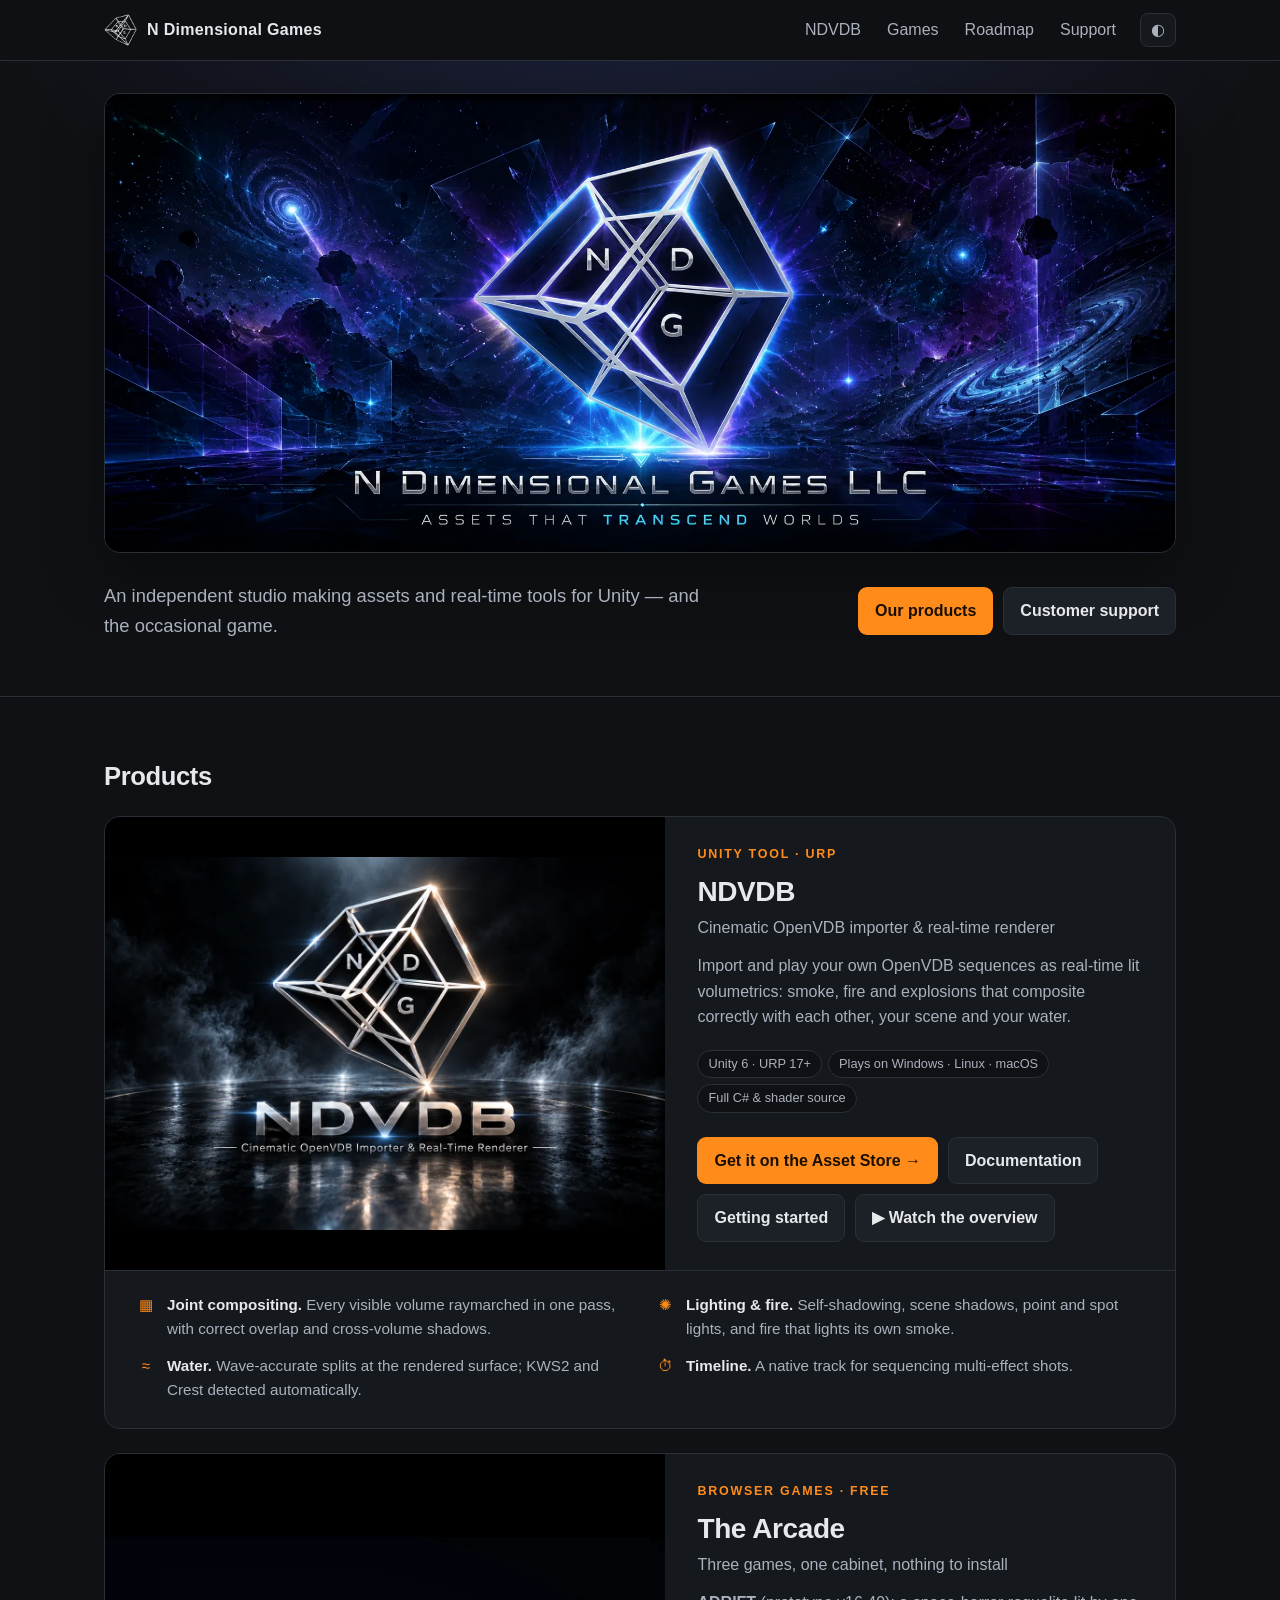
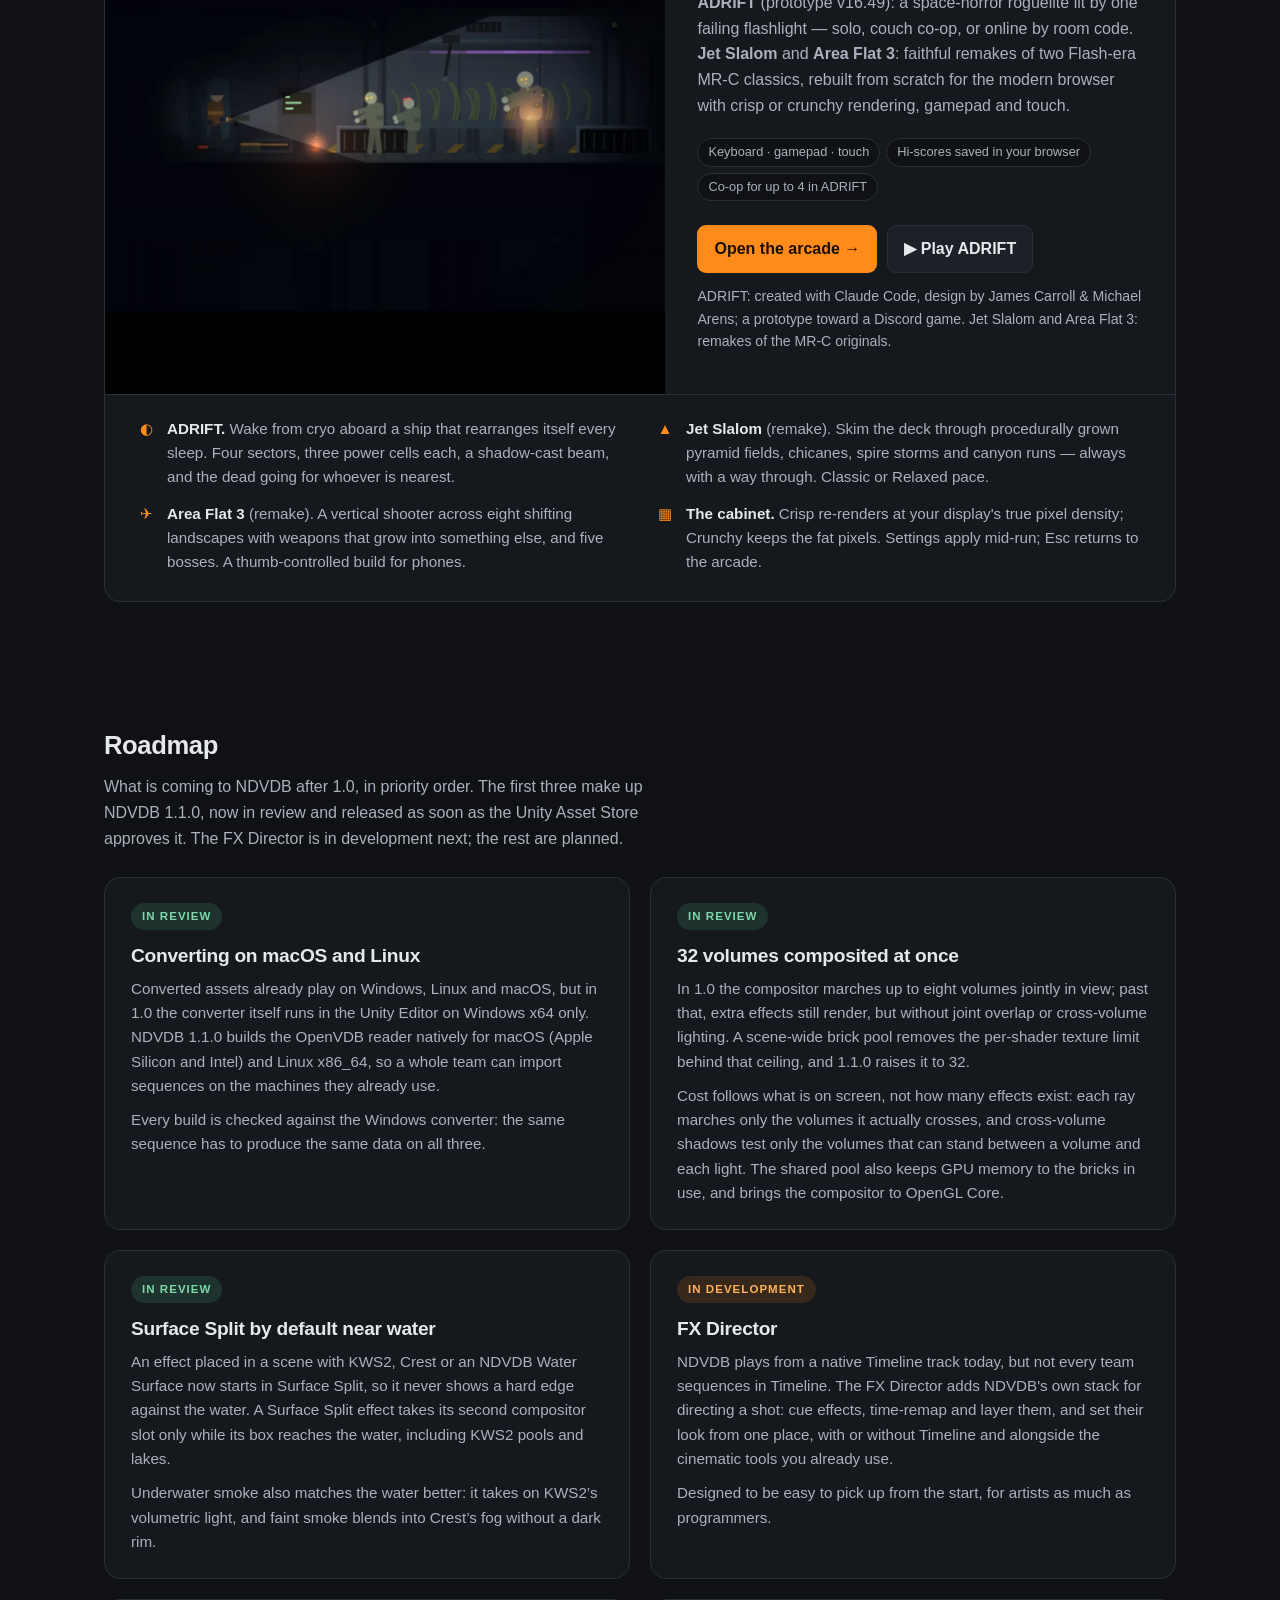
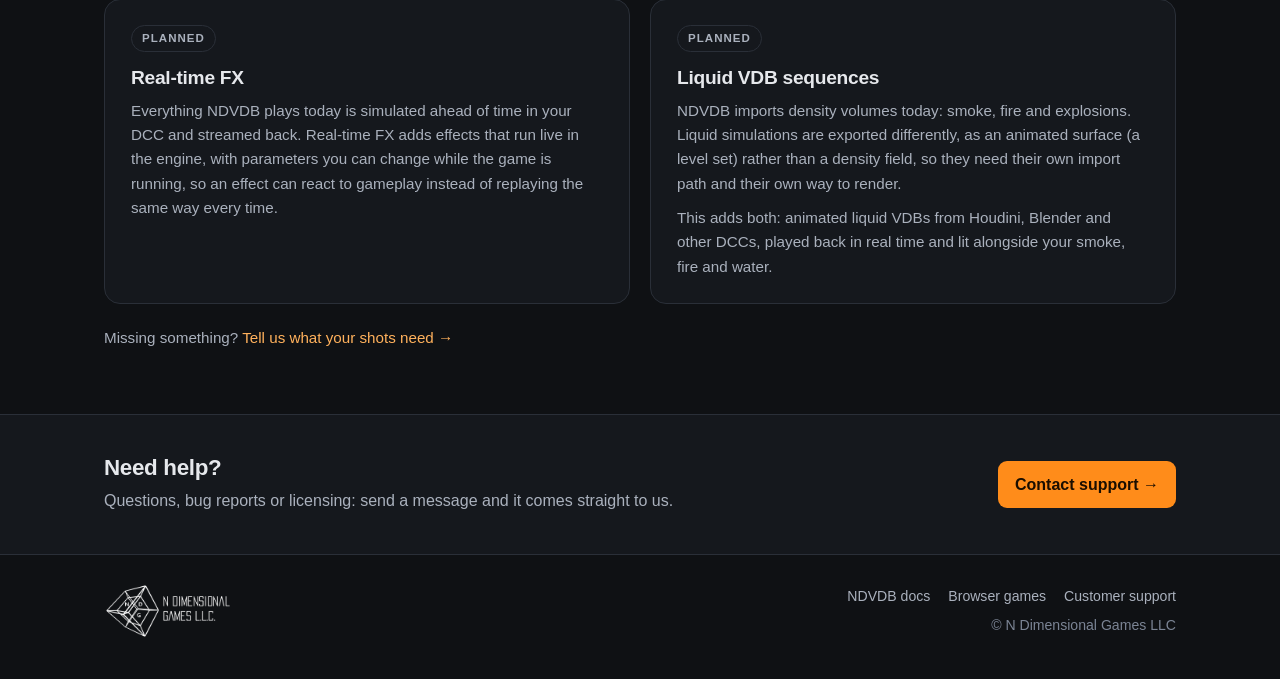
<file: index.html>
<!DOCTYPE html>
<html lang="en">
<head>
<meta charset="utf-8">
<meta name="viewport" content="width=device-width, initial-scale=1">
<title>N Dimensional Games · Assets that transcend worlds</title>
<meta name="description" content="N Dimensional Games LLC is an independent studio making assets, real-time tools and games: NDVDB, a cinematic OpenVDB importer and real-time renderer for Unity URP, and a free browser arcade with ADRIFT, Jet Slalom and Area Flat 3.">
<link rel="canonical" href="https://ndimensionalgames.com/">
<link rel="icon" href="assets/favicon-32.png" sizes="32x32" type="image/png">
<link rel="icon" href="assets/favicon-192.png" sizes="192x192" type="image/png">
<link rel="apple-touch-icon" href="assets/apple-touch-icon.png">
<meta property="og:type" content="website">
<meta property="og:site_name" content="N Dimensional Games">
<meta property="og:title" content="N Dimensional Games · Assets that transcend worlds">
<meta property="og:description" content="Assets and real-time tools for Unity, including NDVDB: cinematic OpenVDB smoke, fire and explosions for URP.">
<meta property="og:url" content="https://ndimensionalgames.com/">
<meta property="og:image" content="https://ndimensionalgames.com/assets/og-home.jpg">
<meta name="twitter:card" content="summary_large_image">
<link rel="stylesheet" href="assets/site.css">
<script>try { var t = localStorage.getItem('ndvdb-docs-theme'); if (t) document.documentElement.dataset.theme = t; } catch (e) {}</script>
</head>
<body>

<header class="topbar">
  <div class="wrap">
    <a class="brand" href="./"><img class="mark" src="assets/ndg-mark.png" width="33" height="32" alt=""><span class="txt">N Dimensional Games</span></a>
    <span class="spacer"></span>
    <nav class="nav" aria-label="Main">
      <a href="ndvdb/">NDVDB</a>
      <a href="games/">Games</a>
      <a href="#roadmap">Roadmap</a>
      <a href="customer-support/">Support</a>
    </nav>
    <button class="iconbtn" id="themeBtn" type="button" title="Toggle light / dark" aria-label="Toggle light or dark theme">◐</button>
  </div>
</header>

<main>
  <section class="hero">
    <div class="wrap">
      <h1><img class="banner" src="assets/ndg-banner.webp" width="1916" height="821" fetchpriority="high" alt="N Dimensional Games LLC: Assets that transcend worlds"></h1>
      <div class="hero-intro">
        <p class="lede">An independent studio making assets and real-time tools for Unity &mdash; and the occasional game.</p>
        <div class="ctas">
          <a class="btn primary" href="#products">Our products</a>
          <a class="btn" href="customer-support/">Customer support</a>
        </div>
      </div>
    </div>
  </section>

  <section class="section" id="products">
    <div class="wrap">
      <h2 class="section-title">Products</h2>

      <!-- One <article class="product"> per product: copy this block to add another. -->
      <article class="product" id="ndvdb">
        <a class="product-media" href="ndvdb/" aria-label="NDVDB documentation">
          <img src="assets/ndvdb-cover.webp" width="1200" height="800" loading="lazy" alt="NDVDB: Cinematic OpenVDB Importer and Real-Time Renderer">
        </a>
        <div class="product-body">
          <div class="eyebrow">Unity tool · URP</div>
          <h3>NDVDB</h3>
          <p class="tagline">Cinematic OpenVDB importer &amp; real-time renderer</p>
          <p class="muted">Import and play your own OpenVDB sequences as real-time lit volumetrics: smoke, fire and explosions that composite correctly with each other, your scene and your water.</p>
          <div class="pills"><span class="pill">Unity 6 · URP 17+</span><span class="pill">Plays on Windows · Linux · macOS</span><span class="pill">Full C# &amp; shader source</span></div>
          <div class="ctas">
            <a class="btn primary" href="https://assetstore.unity.com/packages/tools/particles-effects/ndvdb-cinematic-openvdb-importer-real-time-renderer-393076" target="_blank" rel="noopener">Get it on the Asset Store →</a>
            <a class="btn" href="ndvdb/">Documentation</a>
            <a class="btn" href="ndvdb/#getting-started">Getting started</a>
            <a class="btn" href="https://youtu.be/uymRMpNolWY" target="_blank" rel="noopener">▶ Watch the overview</a>
          </div>
        </div>
        <ul class="features">
          <li><span class="ico" aria-hidden="true">▦</span><span><b>Joint compositing.</b> Every visible volume raymarched in one pass, with correct overlap and cross-volume shadows.</span></li>
          <li><span class="ico" aria-hidden="true">✺</span><span><b>Lighting &amp; fire.</b> Self-shadowing, scene shadows, point and spot lights, and fire that lights its own smoke.</span></li>
          <li><span class="ico" aria-hidden="true">≈</span><span><b>Water.</b> Wave-accurate splits at the rendered surface; KWS2 and Crest detected automatically.</span></li>
          <li><span class="ico" aria-hidden="true">⏱</span><span><b>Timeline.</b> A native track for sequencing multi-effect shots.</span></li>
        </ul>
      </article>

      <article class="product" id="games">
        <a class="product-media" href="games/" aria-label="Open the arcade">
          <img src="assets/adrift-cover.webp" width="1200" height="800" loading="lazy" alt="ADRIFT: a crewmember's flashlight finds three of the dead in a dark corridor of the ISV Vanta">
        </a>
        <div class="product-body">
          <div class="eyebrow">Browser games · free</div>
          <h3>The Arcade</h3>
          <p class="tagline">Three games, one cabinet, nothing to install</p>
          <p class="muted"><b>ADRIFT</b> (prototype v16.49): a space-horror roguelite lit by one failing flashlight — solo, couch co-op, or online by room code. <b>Jet Slalom</b> and <b>Area Flat 3</b>: faithful remakes of two Flash-era MR-C classics, rebuilt from scratch for the modern browser with crisp or crunchy rendering, gamepad and touch.</p>
          <div class="pills"><span class="pill">Keyboard · gamepad · touch</span><span class="pill">Hi-scores saved in your browser</span><span class="pill">Co-op for up to 4 in ADRIFT</span></div>
          <div class="ctas">
            <a class="btn primary" href="games/">Open the arcade →</a>
            <a class="btn" href="adrift/">▶ Play ADRIFT</a>
          </div>
          <p class="small muted">ADRIFT: created with Claude Code, design by James Carroll &amp; Michael Arens; a prototype toward a Discord game. Jet Slalom and Area Flat 3: remakes of the MR-C originals.</p>
        </div>
        <ul class="features">
          <li><span class="ico" aria-hidden="true">◐</span><span><b>ADRIFT.</b> Wake from cryo aboard a ship that rearranges itself every sleep. Four sectors, three power cells each, a shadow-cast beam, and the dead going for whoever is nearest.</span></li>
          <li><span class="ico" aria-hidden="true">▲</span><span><b>Jet Slalom</b> (remake). Skim the deck through procedurally grown pyramid fields, chicanes, spire storms and canyon runs — always with a way through. Classic or Relaxed pace.</span></li>
          <li><span class="ico" aria-hidden="true">✈</span><span><b>Area Flat 3</b> (remake). A vertical shooter across eight shifting landscapes with weapons that grow into something else, and five bosses. A thumb-controlled build for phones.</span></li>
          <li><span class="ico" aria-hidden="true">▦</span><span><b>The cabinet.</b> Crisp re-renders at your display's true pixel density; Crunchy keeps the fat pixels. Settings apply mid-run; Esc returns to the arcade.</span></li>
        </ul>
      </article>
    </div>
  </section>

  <section class="section" id="roadmap">
    <div class="wrap">
      <h2 class="section-title">Roadmap</h2>
      <p class="roadmap-intro">What is coming to NDVDB after 1.0, in priority order. The first three make up NDVDB 1.1.0, now in review and released as soon as the Unity Asset Store approves it. The FX Director is in development next; the rest are planned.</p>
      <ul class="roadmap">
        <li>
          <span class="status-tag review">In review</span>
          <h3>Converting on macOS and Linux</h3>
          <p>Converted assets already play on Windows, Linux and macOS, but in 1.0 the converter itself runs in the Unity Editor on Windows x64 only. NDVDB 1.1.0 builds the OpenVDB reader natively for macOS (Apple Silicon and Intel) and Linux x86_64, so a whole team can import sequences on the machines they already use.</p>
          <p>Every build is checked against the Windows converter: the same sequence has to produce the same data on all three.</p>
        </li>
        <li>
          <span class="status-tag review">In review</span>
          <h3>32 volumes composited at once</h3>
          <p>In 1.0 the compositor marches up to eight volumes jointly in view; past that, extra effects still render, but without joint overlap or cross-volume lighting. A scene-wide brick pool removes the per-shader texture limit behind that ceiling, and 1.1.0 raises it to 32.</p>
          <p>Cost follows what is on screen, not how many effects exist: each ray marches only the volumes it actually crosses, and cross-volume shadows test only the volumes that can stand between a volume and each light. The shared pool also keeps GPU memory to the bricks in use, and brings the compositor to OpenGL Core.</p>
        </li>
        <li>
          <span class="status-tag review">In review</span>
          <h3>Surface Split by default near water</h3>
          <p>An effect placed in a scene with KWS2, Crest or an NDVDB Water Surface now starts in Surface Split, so it never shows a hard edge against the water. A Surface Split effect takes its second compositor slot only while its box reaches the water, including KWS2 pools and lakes.</p>
          <p>Underwater smoke also matches the water better: it takes on KWS2&rsquo;s volumetric light, and faint smoke blends into Crest&rsquo;s fog without a dark rim.</p>
        </li>
        <li>
          <span class="status-tag dev">In development</span>
          <h3>FX Director</h3>
          <p>NDVDB plays from a native Timeline track today, but not every team sequences in Timeline. The FX Director adds NDVDB's own stack for directing a shot: cue effects, time-remap and layer them, and set their look from one place, with or without Timeline and alongside the cinematic tools you already use.</p>
          <p>Designed to be easy to pick up from the start, for artists as much as programmers.</p>
        </li>
        <li>
          <span class="status-tag planned">Planned</span>
          <h3>Real-time FX</h3>
          <p>Everything NDVDB plays today is simulated ahead of time in your DCC and streamed back. Real-time FX adds effects that run live in the engine, with parameters you can change while the game is running, so an effect can react to gameplay instead of replaying the same way every time.</p>
        </li>
        <li>
          <span class="status-tag planned">Planned</span>
          <h3>Liquid VDB sequences</h3>
          <p>NDVDB imports density volumes today: smoke, fire and explosions. Liquid simulations are exported differently, as an animated surface (a level set) rather than a density field, so they need their own import path and their own way to render.</p>
          <p>This adds both: animated liquid VDBs from Houdini, Blender and other DCCs, played back in real time and lit alongside your smoke, fire and water.</p>
        </li>
      </ul>
      <p class="roadmap-note">Missing something? <a href="customer-support/">Tell us what your shots need →</a></p>
    </div>
  </section>

  <section class="band" id="support">
    <div class="wrap">
      <div>
        <h2>Need help?</h2>
        <p>Questions, bug reports or licensing: send a message and it comes straight to us.</p>
      </div>
      <a class="btn primary" href="customer-support/">Contact support →</a>
    </div>
  </section>
</main>

<footer class="site">
  <div class="wrap">
    <a class="footer-brand" href="./"><img class="lockup" src="assets/ndg-lockup.png" width="328" height="144" loading="lazy" alt="N Dimensional Games L.L.C."></a>
    <div class="footer-meta">
      <nav aria-label="Footer"><a href="ndvdb/">NDVDB docs</a><a href="games/">Browser games</a><a href="customer-support/">Customer support</a></nav>
      <span>© N Dimensional Games LLC</span>
    </div>
  </div>
</footer>

<script src="assets/site.js"></script>
</body>
</html>
</file>
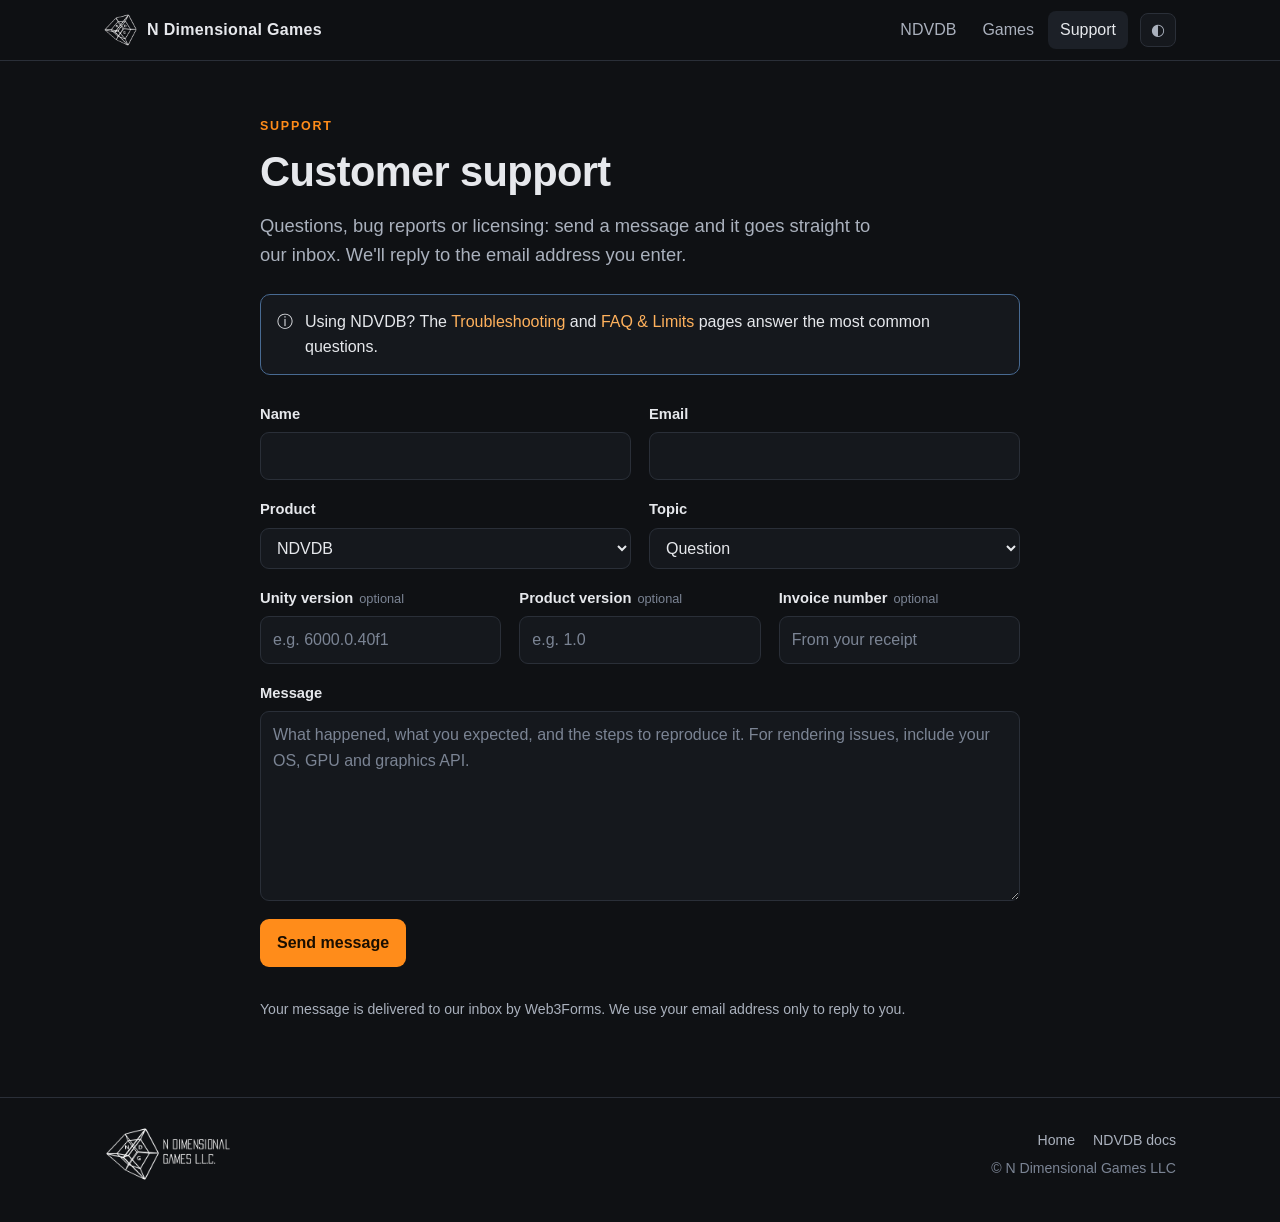
<file: customer-support/index.html>
<!DOCTYPE html>
<html lang="en">
<head>
<meta charset="utf-8">
<meta name="viewport" content="width=device-width, initial-scale=1">
<title>Customer Support · N Dimensional Games</title>
<meta name="description" content="Contact N Dimensional Games: questions, bug reports and licensing for NDVDB and our other products.">
<link rel="canonical" href="https://ndimensionalgames.com/customer-support/">
<link rel="icon" href="../assets/favicon-32.png" sizes="32x32" type="image/png">
<link rel="icon" href="../assets/favicon-192.png" sizes="192x192" type="image/png">
<link rel="apple-touch-icon" href="../assets/apple-touch-icon.png">
<meta property="og:type" content="website">
<meta property="og:site_name" content="N Dimensional Games">
<meta property="og:title" content="Customer Support · N Dimensional Games">
<meta property="og:description" content="Questions, bug reports and licensing for NDVDB and our other products.">
<meta property="og:url" content="https://ndimensionalgames.com/customer-support/">
<meta property="og:image" content="https://ndimensionalgames.com/assets/og-home.jpg">
<meta name="twitter:card" content="summary_large_image">
<link rel="stylesheet" href="../assets/site.css">
<script>try { var t = localStorage.getItem('ndvdb-docs-theme'); if (t) document.documentElement.dataset.theme = t; } catch (e) {}</script>
</head>
<body>

<header class="topbar">
  <div class="wrap">
    <a class="brand" href="../"><img class="mark" src="../assets/ndg-mark.png" width="33" height="32" alt=""><span class="txt">N Dimensional Games</span></a>
    <span class="spacer"></span>
    <nav class="nav" aria-label="Main">
      <a href="../ndvdb/">NDVDB</a>
      <a href="../games/">Games</a>
      <a href="./" aria-current="page">Support</a>
    </nav>
    <button class="iconbtn" id="themeBtn" type="button" title="Toggle light / dark" aria-label="Toggle light or dark theme">◐</button>
  </div>
</header>

<main>
  <div class="wrap narrow">
    <div class="page-head">
      <div class="eyebrow">Support</div>
      <h1>Customer support</h1>
      <p class="lede">Questions, bug reports or licensing: send a message and it goes straight to our inbox. We'll reply to the email address you enter.</p>
    </div>

    <div class="callout note"><span aria-hidden="true">ⓘ</span><p>Using NDVDB? The <a href="../ndvdb/#troubleshooting">Troubleshooting</a> and <a href="../ndvdb/#faq">FAQ &amp; Limits</a> pages answer the most common questions.</p></div>

    <div class="callout warn" id="formNotice" hidden><span aria-hidden="true">⚠</span><p>The support form isn't connected yet. Please check back soon.</p></div>

    <!--
      Messages are delivered by Web3Forms (https://web3forms.com) to the email address the
      access key was created with. To send them somewhere else, create a new key there and
      replace the one below. The key is designed to be public, so it is safe to commit.
    -->
    <form class="form" id="supportForm" action="https://api.web3forms.com/submit" method="POST">
      <input type="hidden" name="access_key" value="f26a8fcf-bc53-478f-9e81-2a2adb90424d">
      <input type="hidden" name="subject" value="New support request from ndimensionalgames.com">
      <input type="hidden" name="from_name" value="ndimensionalgames.com support form">
      <input type="checkbox" name="botcheck" class="hidden" style="display: none;" tabindex="-1" autocomplete="off">

      <div class="row">
        <label class="field"><span>Name</span><input name="name" required autocomplete="name"></label>
        <label class="field"><span>Email</span><input type="email" name="email" required autocomplete="email"></label>
      </div>
      <div class="row">
        <label class="field"><span>Product</span>
          <select name="Product"><option>NDVDB</option><option>Other</option></select>
        </label>
        <label class="field"><span>Topic</span>
          <select name="Topic">
            <option>Question</option>
            <option>Bug report</option>
            <option>Feature request</option>
            <option>Licensing or purchase</option>
            <option>Other</option>
          </select>
        </label>
      </div>
      <div class="row">
        <label class="field"><span>Unity version<span class="opt">optional</span></span><input name="Unity version" placeholder="e.g. 6000.0.40f1"></label>
        <label class="field"><span>Product version<span class="opt">optional</span></span><input name="Product version" placeholder="e.g. 1.0"></label>
        <label class="field"><span>Invoice number<span class="opt">optional</span></span><input name="Invoice number" placeholder="From your receipt"></label>
      </div>
      <label class="field"><span>Message</span>
        <textarea name="message" required placeholder="What happened, what you expected, and the steps to reproduce it. For rendering issues, include your OS, GPU and graphics API."></textarea>
      </label>
      <div class="actions">
        <button class="btn primary" type="submit">Send message</button>
        <span class="status" id="formStatus" role="status" aria-live="polite"></span>
      </div>
      <p class="muted small">Your message is delivered to our inbox by Web3Forms. We use your email address only to reply to you.</p>
    </form>

    <div class="sent" id="sentPanel" tabindex="-1" hidden>
      <div class="tick" aria-hidden="true">✓</div>
      <h2>Message sent</h2>
      <p class="muted">Thanks for getting in touch. We'll reply to the email address you entered.</p>
      <button class="btn" type="button" id="sendAnother">Send another message</button>
    </div>
  </div>
</main>

<footer class="site">
  <div class="wrap">
    <a class="footer-brand" href="../"><img class="lockup" src="../assets/ndg-lockup.png" width="328" height="144" loading="lazy" alt="N Dimensional Games L.L.C."></a>
    <div class="footer-meta">
      <nav aria-label="Footer"><a href="../">Home</a><a href="../ndvdb/">NDVDB docs</a></nav>
      <span>© N Dimensional Games LLC</span>
    </div>
  </div>
</footer>

<script src="../assets/site.js"></script>
<script src="../assets/support.js"></script>
</body>
</html>
</file>
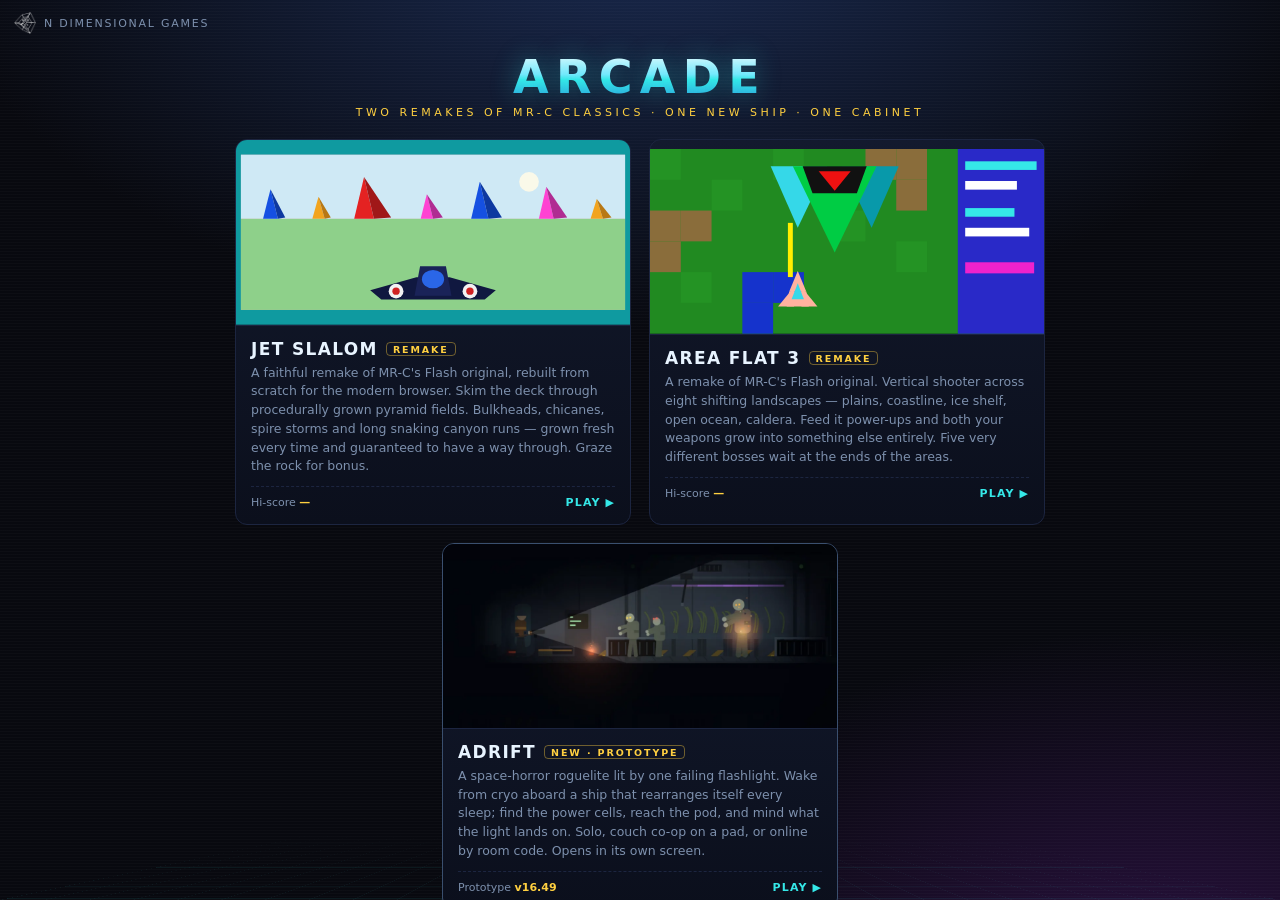
<file: games/index.html>
<!DOCTYPE html>
<html lang="en">
<head>
<meta charset="UTF-8">
<meta name="viewport" content="width=device-width,initial-scale=1">
<title>Browser Games — N Dimensional Games Arcade</title>
<meta name="description" content="Three browser games from N Dimensional Games in one arcade cabinet: faithful remakes of the MR-C Flash classics Jet Slalom and Area Flat 3, plus ADRIFT. Nothing to install.">
<link rel="canonical" href="https://ndimensionalgames.com/games/">
<link rel="icon" href="../assets/favicon-32.png" sizes="32x32" type="image/png">
<link rel="icon" href="../assets/favicon-192.png" sizes="192x192" type="image/png">
<link rel="apple-touch-icon" href="../assets/apple-touch-icon.png">
<meta property="og:type" content="website">
<meta property="og:site_name" content="N Dimensional Games">
<meta property="og:title" content="Browser Games · N Dimensional Games Arcade">
<meta property="og:description" content="Jet Slalom and Area Flat 3, remade for the modern browser, plus ADRIFT — three games, one cabinet, nothing to install.">
<meta property="og:url" content="https://ndimensionalgames.com/games/">
<meta property="og:image" content="https://ndimensionalgames.com/assets/og-adrift.jpg">
<meta name="twitter:card" content="summary_large_image">
<style>
:root{
  --bg:#08090f; --bg2:#0e1220; --ink:#e8f4ff; --dim:#7d90ad;
  --neon:#35e8e8; --neon2:#ff42d2; --gold:#ffd040; --line:#1c2540;
}
*{box-sizing:border-box;}
html,body{margin:0;height:100%;background:var(--bg);color:var(--ink);
  font-family:"Segoe UI",system-ui,-apple-system,sans-serif;overflow:hidden;}
body{display:flex;flex-direction:column;}

/* ---------------- animated backdrop ---------------- */
#bg{position:fixed;inset:0;z-index:0;pointer-events:none;
  background:
    radial-gradient(1200px 700px at 50% -10%, #1a2b52 0%, transparent 60%),
    radial-gradient(900px 600px at 90% 110%, #2a1140 0%, transparent 60%),
    var(--bg);}
#bg::after{content:"";position:absolute;inset:0;
  background:repeating-linear-gradient(0deg, rgba(255,255,255,.035) 0 1px, transparent 1px 3px);
  opacity:.55;}
#grid{position:fixed;left:0;right:0;bottom:0;height:42%;z-index:0;pointer-events:none;
  background-image:
    linear-gradient(rgba(53,232,232,.16) 1px, transparent 1px),
    linear-gradient(90deg, rgba(53,232,232,.10) 1px, transparent 1px);
  background-size:100% 34px, 44px 100%;
  transform:perspective(300px) rotateX(66deg);transform-origin:bottom center;
  mask-image:linear-gradient(to top, #000 10%, transparent 85%);
  -webkit-mask-image:linear-gradient(to top, #000 10%, transparent 85%);
  animation:scroll 2.6s linear infinite;opacity:.6;}
@keyframes scroll{ from{background-position:0 0,0 0;} to{background-position:0 34px,0 0;} }

/* ---------------- top bar (play mode) ---------------- */
#bar{display:none;align-items:center;gap:10px;padding:0 10px;height:40px;overflow-x:auto;
  background:linear-gradient(#141a2e,#0c1120);border-bottom:1px solid var(--line);
  position:relative;z-index:5;flex:0 0 40px;}
#bar.on{display:flex;}
#bar .title{font-weight:700;letter-spacing:.14em;font-size:12px;color:var(--neon);
  text-transform:uppercase;margin-right:auto;white-space:nowrap;}
#stage{flex:1;position:relative;z-index:2;display:none;background:#000;overflow:hidden;}
#stage.on{display:block;}
#frame{width:100%;height:100%;border:0;display:block;background:#07080c;}

/* ---------------- menu ---------------- */
#menu{flex:1;position:relative;z-index:2;overflow-y:auto;padding:26px 20px 34px;
  display:flex;flex-direction:column;align-items:center;}
#menu.off{display:none;}
h1{margin:6px 0 2px;font-size:clamp(26px,5.4vw,46px);letter-spacing:.16em;font-weight:800;
  text-transform:uppercase;text-align:center;
  background:linear-gradient(#ffffff,#7ee9ff 45%,#35e8e8 55%,#2a8fd8);
  -webkit-background-clip:text;background-clip:text;color:transparent;
  text-shadow:0 0 26px rgba(53,232,232,.35);}
.sub{color:var(--gold);letter-spacing:.32em;font-size:11px;text-transform:uppercase;
  margin-bottom:20px;text-align:center;}

.cards{display:flex;flex-wrap:wrap;gap:18px;justify-content:center;width:100%;max-width:900px;}
.card{width:396px;max-width:100%;background:linear-gradient(#131a2e,#0b0f1c);
  border:1px solid var(--line);border-radius:12px;overflow:hidden;cursor:pointer;
  transition:transform .14s ease, border-color .14s ease, box-shadow .14s ease;
  text-align:left;padding:0;color:inherit;font:inherit;display:block;}
.card:hover,.card:focus-visible{transform:translateY(-4px);border-color:var(--neon);
  box-shadow:0 10px 34px rgba(53,232,232,.18);outline:none;}
.card .thumb{display:block;width:100%;height:auto;border-bottom:1px solid var(--line);
  image-rendering:pixelated;}
.card img.thumb{image-rendering:auto;aspect-ratio:320/150;object-fit:cover;}
.card.new{border-color:#3a4f6e;text-decoration:none;}
.card.new:hover,.card.new:focus-visible{text-decoration:none;}
.card.new h2,.card.new p,.card.new .meta{text-decoration:none;}
.card .tag{display:inline-block;font-size:9.5px;letter-spacing:.2em;color:var(--gold);border:1px solid rgba(255,208,64,.4);
  border-radius:4px;padding:1px 6px 0;margin-left:8px;vertical-align:2px;text-transform:uppercase;}
#home{position:fixed;left:14px;top:12px;z-index:6;font-size:11px;letter-spacing:.16em;text-transform:uppercase;
  color:var(--dim);text-decoration:none;display:flex;align-items:center;gap:8px;}
#home img{width:22px;height:22px;opacity:.85;}
#home:hover{color:var(--neon);}
#menu{padding-top:44px;}
footer a{color:var(--dim);}
.card .body{padding:13px 15px 15px;}
.card h2{margin:0 0 5px;font-size:17px;letter-spacing:.08em;text-transform:uppercase;}
.card p{margin:0 0 10px;font-size:12.5px;line-height:1.5;color:var(--dim);}
.meta{display:flex;justify-content:space-between;align-items:center;font-size:11px;
  color:var(--dim);border-top:1px dashed var(--line);padding-top:9px;}
.meta b{color:var(--gold);font-variant-numeric:tabular-nums;}
.play{color:var(--neon);font-weight:700;letter-spacing:.1em;}

/* ---------------- settings ---------------- */
.panel{margin-top:26px;width:100%;max-width:900px;background:rgba(11,15,28,.72);
  border:1px solid var(--line);border-radius:12px;padding:14px 16px;}
.panel h3{margin:0 0 12px;font-size:11px;letter-spacing:.28em;color:var(--dim);
  text-transform:uppercase;}
.rows{display:flex;flex-wrap:wrap;gap:16px 26px;align-items:center;}
.row{display:flex;align-items:center;gap:9px;}
.row .lab{font-size:11px;letter-spacing:.16em;color:var(--dim);text-transform:uppercase;}
.seg{display:flex;border:1px solid var(--line);border-radius:7px;overflow:hidden;}
.seg button{appearance:none;border:0;background:#0d1424;color:var(--dim);
  font:inherit;font-size:12px;padding:6px 13px;cursor:pointer;letter-spacing:.04em;
  border-right:1px solid var(--line);transition:background .12s,color .12s;}
.seg button:last-child{border-right:0;}
.seg button:hover{background:#152040;color:var(--ink);}
.seg button.sel{background:var(--neon);color:#05202a;font-weight:700;}
.btn{appearance:none;border:1px solid var(--line);background:#0d1424;color:var(--ink);
  font:inherit;font-size:12px;padding:7px 14px;border-radius:7px;cursor:pointer;
  letter-spacing:.06em;transition:background .12s,border-color .12s;}
.btn:hover{background:#152040;border-color:var(--neon);}
.btn.ghost{color:var(--dim);}
.dot{display:inline-block;width:7px;height:7px;border-radius:50%;background:#2a3a5e;
  margin-left:6px;vertical-align:middle;transition:background .2s,box-shadow .2s;}
.dot.live{background:#35e8e8;box-shadow:0 0 7px #35e8e8;}
.note{font-size:10px;letter-spacing:.12em;color:#495a78;text-transform:uppercase;}
.hint{margin-top:11px;font-size:11px;color:var(--dim);line-height:1.6;}
.hint code{color:var(--neon);background:#0d1424;padding:1px 5px;border-radius:4px;
  font-size:10.5px;}
#bar .seg button{padding:4px 10px;font-size:11px;}
#bar .row .lab{font-size:10px;}
footer{margin-top:20px;font-size:10.5px;color:#495a78;letter-spacing:.1em;text-align:center;}
</style>
</head>
<body>
<div id="bg"></div><div id="grid"></div>
<a id="home" href="../"><img src="../assets/ndg-mark.png" alt="">N Dimensional Games</a>

<!-- ============================ play-mode bar ============================ -->
<div id="bar">
  <button class="btn" id="back">◀ Arcade</button>
  <span class="title" id="nowPlaying">—</span>
  <div class="row"><span class="lab">Render</span>
    <div class="seg" data-group="style">
      <button data-style="sharp">Crisp</button>
      <button data-style="chunky">Crunchy</button>
    </div>
  </div>
  <div class="row"><span class="lab">Scale</span>
    <div class="seg" data-group="size">
      <button data-size="fit">Fit</button>
      <button data-size="1">1×</button>
      <button data-size="2">2×</button>
      <button data-size="3">3×</button>
      <button data-size="4">4×</button>
      <button data-size="6">6×</button>
    </div>
  </div>
  <button class="btn" id="sndBar">Sound: Off</button>
  <button class="btn" id="padBar">Pad: On<span class="dot" id="padDotBar"></span></button>
  <button class="btn" id="fsBar">⛶ Fullscreen</button>
</div>

<!-- ================================ stage ================================ -->
<div id="stage"><iframe id="frame" title="game"></iframe></div>

<!-- ================================ menu ================================= -->
<div id="menu">
  <h1>Arcade</h1>
  <div class="sub">two remakes of MR-C classics · one new ship · one cabinet</div>

  <div class="cards">
    <button class="card" data-game="jet-slalom.html" data-name="Jet Slalom"
            data-hs="jshs" data-hs-relaxed="jshs_relaxed">
      <svg class="thumb" viewBox="0 0 320 150" preserveAspectRatio="none" xmlns="http://www.w3.org/2000/svg">
        <rect width="320" height="150" fill="#0f9aa0"/>
        <rect x="4" y="12" width="312" height="126" fill="#f0aebe"/>
        <rect x="4" y="12" width="312" height="52" fill="#cfe9f5"/>
        <rect x="4" y="64" width="312" height="74" fill="#8ed08a"/>
        <circle cx="238" cy="34" r="8" fill="#fffbe8" opacity=".9"/>
        <g>
          <polygon points="34,64 22,64 28,40" fill="#1550e2"/><polygon points="34,64 28,40 40,63" fill="#0d38a0"/>
          <polygon points="72,64 62,64 67,46" fill="#f2a41e"/><polygon points="72,64 67,46 77,63" fill="#b87814"/>
          <polygon points="112,64 96,64 104,30" fill="#e42222"/><polygon points="112,64 104,30 126,63" fill="#a01818"/>
          <polygon points="160,64 150,64 155,44" fill="#ff42d2"/><polygon points="160,64 155,44 168,63" fill="#b02c92"/>
          <polygon points="205,64 191,64 198,34" fill="#1550e2"/><polygon points="205,64 198,34 216,63" fill="#0d38a0"/>
          <polygon points="258,64 246,64 252,38" fill="#ff42d2"/><polygon points="258,64 252,38 269,63" fill="#b02c92"/>
          <polygon points="298,64 288,64 293,48" fill="#f2a41e"/><polygon points="298,64 293,48 305,63" fill="#b87814"/>
        </g>
        <g transform="translate(160,116) scale(1.5)">
          <polygon points="-34,4 -9,-3 9,-3 34,4 28,9 -28,9" fill="#101840"/>
          <polygon points="-7,-9 7,-9 10,7 -10,7" fill="#1a2358"/>
          <ellipse cx="0" cy="-2" rx="6" ry="5" fill="#2a66e8"/>
          <circle cx="-20" cy="4.5" r="4" fill="#f2f2f2"/><circle cx="-20" cy="4.5" r="2" fill="#d02222"/>
          <circle cx="20" cy="4.5" r="4" fill="#f2f2f2"/><circle cx="20" cy="4.5" r="2" fill="#d02222"/>
        </g>
      </svg>
      <div class="body">
        <h2>Jet Slalom<span class="tag">remake</span></h2>
        <p>A faithful remake of MR-C's Flash original, rebuilt from scratch for the
           modern browser. Skim the deck through procedurally grown pyramid fields. Bulkheads,
           chicanes, spire storms and long snaking canyon runs — grown fresh every
           time and guaranteed to have a way through. Graze the rock for bonus.</p>
        <div class="meta"><span>Hi-score <b class="hs">—</b></span><span class="play">PLAY ▶</span></div>
      </div>
    </button>

    <button class="card" data-game="area-flat-3.html" data-touch="area-flat-3-mobile.html"
            data-name="Area Flat 3" data-hs="af3hs">
      <svg class="thumb" viewBox="0 0 320 150" preserveAspectRatio="none" xmlns="http://www.w3.org/2000/svg">
        <rect width="320" height="150" fill="#218a21"/>
        <g fill="#249324">
          <rect x="0" y="0" width="25" height="25"/><rect x="50" y="25" width="25" height="25"/>
          <rect x="100" y="0" width="25" height="25"/><rect x="150" y="50" width="25" height="25"/>
          <rect x="25" y="100" width="25" height="25"/><rect x="200" y="75" width="25" height="25"/>
        </g>
        <g fill="#8a6d3b">
          <rect x="0" y="50" width="25" height="25"/><rect x="25" y="50" width="25" height="25"/>
          <rect x="0" y="75" width="25" height="25"/><rect x="175" y="0" width="25" height="25"/>
          <rect x="200" y="0" width="25" height="25"/><rect x="200" y="25" width="25" height="25"/>
        </g>
        <g fill="#1533cc">
          <rect x="75" y="100" width="25" height="25"/><rect x="100" y="100" width="25" height="25"/>
          <rect x="75" y="125" width="25" height="25"/>
        </g>
        <rect x="250" y="0" width="70" height="150" fill="#2929c8"/>
        <rect x="256" y="10" width="58" height="7" fill="#35e8e8"/>
        <rect x="256" y="26" width="42" height="7" fill="#ffffff"/>
        <rect x="256" y="48" width="40" height="7" fill="#35e8e8"/>
        <rect x="256" y="64" width="52" height="7" fill="#ffffff"/>
        <rect x="256" y="92" width="56" height="9" fill="#ee22cc"/>
        <g transform="translate(150,44)">
          <polygon points="-52,-30 -6,-30 -30,20" fill="#35d8e8"/>
          <polygon points="52,-30 6,-30 30,20" fill="#0899aa"/>
          <polygon points="-34,-30 34,-30 0,40" fill="#00cc44"/>
          <polygon points="-26,-30 26,-30 18,-8 -18,-8" fill="#111111"/>
          <polygon points="-13,-26 13,-26 0,-10" fill="#ee1111"/>
        </g>
        <g transform="translate(120,116)">
          <polygon points="0,-17 7,0 -7,0" fill="#ffb2a0"/>
          <polygon points="-16,12 -3,-4 -3,12" fill="#ffb2a0"/>
          <polygon points="16,12 3,-4 3,12" fill="#ffb2a0"/>
          <polygon points="-7,0 7,0 9,12 -9,12" fill="#ffb2a0"/>
          <polygon points="0,-7 5,6 -5,6" fill="#35d8e8"/>
        </g>
        <rect x="112" y="60" width="4" height="44" fill="#ffee00"/>
      </svg>
      <div class="body">
        <h2>Area Flat 3<span class="tag">remake</span></h2>
        <p>A remake of MR-C's Flash original. Vertical shooter across eight shifting landscapes — plains, coastline,
           ice shelf, open ocean, caldera. Feed it power-ups and both your weapons
           grow into something else entirely. Five very different bosses wait at
           the ends of the areas.</p>
        <div class="meta"><span>Hi-score <b class="hs">—</b></span><span class="play">PLAY ▶</span></div>
      </div>
    </button>

    <a class="card new" href="../adrift/" data-direct="1" data-name="ADRIFT">
      <img class="thumb" src="../assets/adrift-cover.webp" width="320" height="150" alt="ADRIFT: a crewmember's flashlight finds the dead in a dark corridor">
      <div class="body">
        <h2>ADRIFT<span class="tag">new · prototype</span></h2>
        <p>A space-horror roguelite lit by one failing flashlight. Wake from cryo
           aboard a ship that rearranges itself every sleep; find the power cells,
           reach the pod, and mind what the light lands on. Solo, couch co-op on a
           pad, or online by room code. Opens in its own screen.</p>
        <div class="meta"><span>Prototype <b>v16.49</b></span><span class="play">PLAY ▶</span></div>
      </div>
    </a>
  </div>

  <div class="panel">
    <h3>Display &amp; Input</h3>
    <div class="rows">
      <div class="row"><span class="lab">Render</span>
        <div class="seg" data-group="style">
          <button data-style="sharp">Crisp</button>
          <button data-style="chunky">Crunchy</button>
        </div>
      </div>
      <div class="row"><span class="lab">Scale</span>
        <div class="seg" data-group="size">
          <button data-size="fit">Fit</button>
          <button data-size="1">1×</button>
          <button data-size="2">2×</button>
          <button data-size="3">3×</button>
          <button data-size="4">4×</button>
          <button data-size="6">6×</button>
        </div>
      </div>
      <div class="row"><span class="lab">Sound</span>
        <div class="seg" data-group="sound">
          <button data-sound="on">On</button>
          <button data-sound="off">Off</button>
        </div>
      </div>
      <div class="row"><span class="lab">Controls</span>
        <div class="seg" data-group="touch">
          <button data-touch="off">Desktop</button>
          <button data-touch="on">Touch</button>
        </div>
      </div>
      <div class="row"><span class="lab">Gamepad</span>
        <div class="seg" data-group="pad">
          <button data-pad="on">On</button>
          <button data-pad="off">Off</button>
        </div>
        <span class="dot" id="padDot" title="lights up when a pad is live"></span>
      </div>
      <div class="row"><span class="lab">Pace</span>
        <div class="seg" data-group="pace">
          <button data-pace="classic">Classic</button>
          <button data-pace="relaxed">Relaxed</button>
        </div>
        <span class="note">Jet Slalom</span>
      </div>
      <div class="row"><button class="btn" id="fsMenu">⛶ Fullscreen</button></div>
      <div class="row"><button class="btn ghost" id="wipe">Reset hi-scores</button></div>
    </div>
    <p class="hint">
      <b style="color:var(--ink)">Crisp</b> re-renders the whole game at your display's
      real pixel density — clean vector edges, no stair-stepping.
      <b style="color:var(--ink)">Crunchy</b> draws at the original internal resolution
      and blows it up with nearest-neighbour, keeping the fat authentic pixels.
      Sound is on by default; settings apply live, mid-run — sound included, and pressing <code>M</code>
      inside a game keeps this in sync. <code>Esc</code> returns here.
      <b style="color:var(--ink)">Touch</b> launches the thumb-controlled build of
      Area Flat 3 — drag to fly, the gun fires itself, laser and bomb under your right
      thumb. Jet Slalom takes touch in its normal build: put a thumb down anywhere and
      pull, like a stick.
      <b style="color:var(--ink)">Gamepad</b> works in both; the dot lights when one is
      live. Browsers only hand a pad over after a button press inside the game, so it
      wakes on your first input.
      <b style="color:var(--ink)">ADRIFT</b> carries its own settings, controls and
      co-op lobby, so it opens full-screen in its own page rather than in the cabinet;
      <code>Esc</code> pauses it, and the browser's back button returns here.
    </p>
  </div>

  <footer>Jet Slalom &amp; Area Flat 3: remakes of the MR-C originals, rebuilt from scratch for the modern browser ·
    ADRIFT: created with Claude Code, design by James Carroll &amp; Michael Arens ·
    <a href="../">ndimensionalgames.com</a></footer>
</div>

<script>
"use strict";
const $  = s=>document.querySelector(s);
const $$ = s=>Array.from(document.querySelectorAll(s));
function ls(k,d){ try{ const v=localStorage.getItem(k); return v===null?d:v; }catch(e){ return d; } }
function lsSet(k,v){ try{ localStorage.setItem(k,v); }catch(e){} }

let SIZE  = ls('fgr_size','fit');
let STYLE = ls('fgr_style','sharp');
let SOUND = ls('fgr_sound','on') === 'on';   // on by default; an explicit choice sticks
// default to touch on a coarse pointer, but never override an explicit choice
let PADON = ls('fgr_pad','on') === 'on';
/* Jet Slalom's pace. Relaxed is not an easy mode — same world, same obstacles,
   same difficulty curve, just arriving slower for anyone who wants more time to
   read it. Own setting, own hi-score board. */
let RELAXED = ls('fgr_pace','classic') === 'relaxed';
let padLive = false;
let TOUCH = ls('fgr_touch', null) !== null
  ? ls('fgr_touch','off') === 'on'
  : (window.matchMedia && matchMedia('(pointer: coarse)').matches);
let current = null;

/* ---- settings UI (mirrored between menu panel and play-mode bar) ---- */
function paintSettings(){
  $$('.seg[data-group="style"] button').forEach(b=>b.classList.toggle('sel', b.dataset.style===STYLE));
  $$('.seg[data-group="size"] button').forEach(b=>b.classList.toggle('sel', b.dataset.size===SIZE));
  $$('.seg[data-group="sound"] button').forEach(b=>b.classList.toggle('sel', (b.dataset.sound==='on')===SOUND));
  $$('.seg[data-group="touch"] button').forEach(b=>b.classList.toggle('sel', (b.dataset.touch==='on')===TOUCH));
  $('#sndBar').textContent = 'Sound: ' + (SOUND ? 'On' : 'Off');
  $$('.seg[data-group="pad"] button').forEach(b=>b.classList.toggle('sel', (b.dataset.pad==='on')===PADON));
  $('#padBar').firstChild.nodeValue = 'Pad: ' + (PADON ? 'On' : 'Off');
  $('#padDot').classList.toggle('live', PADON && padLive);
  $('#padDotBar').classList.toggle('live', PADON && padLive);
  $$('.seg[data-group="pace"] button').forEach(b=>b.classList.toggle('sel', (b.dataset.pace==='relaxed')===RELAXED));
}
function post(msg){
  const f = $('#frame');
  if(current && f.contentWindow){ try{ f.contentWindow.postMessage(msg, '*'); }catch(e){} }
}
function pushDisplay(){ post({t:'display', size:SIZE, style:STYLE}); }
function pushSound(){ post({t:'sound', on:SOUND}); }
function pushPad(){ post({t:'padset', on:PADON}); }
function pushPace(){ post({t:'pace', relaxed:RELAXED}); }
function setPace(relaxed){
  RELAXED = !!relaxed; lsSet('fgr_pace', RELAXED?'relaxed':'classic');
  paintSettings(); pushPace(); paintScores();   // each pace has its own board
}
function setPad(on){
  PADON = !!on; lsSet('fgr_pad', PADON?'on':'off');
  if(!PADON) padLive = false;
  paintSettings(); pushPad();
}
function setSound(on){
  SOUND = !!on; lsSet('fgr_sound', SOUND?'on':'off');
  paintSettings(); pushSound();
}
$$('.seg button').forEach(b=>{
  b.addEventListener('click', ()=>{
    if(b.dataset.style){ STYLE=b.dataset.style; lsSet('fgr_style',STYLE); paintSettings(); pushDisplay(); }
    if(b.dataset.size){  SIZE =b.dataset.size;  lsSet('fgr_size', SIZE ); paintSettings(); pushDisplay(); }
    if(b.dataset.sound){ setSound(b.dataset.sound==='on'); }
    if(b.dataset.touch){ TOUCH = b.dataset.touch==='on'; lsSet('fgr_touch', TOUCH?'on':'off'); paintSettings(); }
    if(b.dataset.pad){ setPad(b.dataset.pad==='on'); }
    if(b.dataset.pace){ setPace(b.dataset.pace==='relaxed'); }
  });
});
$('#sndBar').addEventListener('click', ()=> setSound(!SOUND));
$('#padBar').addEventListener('click', ()=> setPad(!PADON));

/* ---- hi-scores on the cards ---- */
function paintScores(){
  $$('.card').forEach(c=>{
    if(!c.dataset.hs) return;
    // Jet Slalom keeps a separate board per pace, so a relaxed run never has to
    // measure itself against a classic one
    const key = (RELAXED && c.dataset.hsRelaxed) ? c.dataset.hsRelaxed : c.dataset.hs;
    const v = parseInt(ls(key,'0'),10)||0;
    c.querySelector('.hs').textContent = v ? v.toLocaleString() : '—';
  });
}

/* ---- launch / return ---- */
/* Android is the reason this is more than one line. Chrome on Android will not
   load a file:// document into a subframe, and a file opened from Downloads
   arrives as a content:// URI whose sibling files aren't reachable at all — so
   the arcade rendered perfectly and then every game came up blank or "not
   found". Each game posts a hello the moment it boots; if no hello arrives we
   stop trying to frame it and navigate the whole tab there instead, which is
   the one thing Android will do. Armed only off http(s), where framing is
   known good — a real web server never sees this path. */
let helloT = null;
const FRAMES_OK = location.protocol === 'http:' || location.protocol === 'https:';
function launch(src, name){
  current = src;
  const q = '?size=' + encodeURIComponent(SIZE) + '&style=' + encodeURIComponent(STYLE)
          + '&sound=' + (SOUND ? 'on' : 'off')
          + '&pad='   + (PADON ? 'on' : 'off')
          + '&pace='  + (RELAXED ? 'relaxed' : 'classic');
  // absolute against THIS document, so an odd base URI can't mangle it
  let url = src + q;
  try{ url = new URL(src + q, document.baseURI).href; }catch(e){}
  clearTimeout(helloT); helloT = null;
  if(!FRAMES_OK) helloT = setTimeout(()=>{
    if(current === src){ helloT = null; location.href = url; }
  }, 2500);
  $('#frame').src = url;
  $('#nowPlaying').textContent = name;
  $('#menu').classList.add('off');
  $('#stage').classList.add('on');
  $('#bar').classList.add('on');
  setTimeout(()=>{ try{ $('#frame').contentWindow.focus(); }catch(e){} }, 90);
}
function backToMenu(){
  current = null; padLive = false;
  clearTimeout(helloT); helloT = null;
  $('#frame').src = 'about:blank';
  $('#menu').classList.remove('off');
  $('#stage').classList.remove('on');
  $('#bar').classList.remove('on');
  if(document.fullscreenElement) document.exitFullscreen().catch(()=>{});
  paintScores();
  window.focus();
}
// a card can offer a touch-native build; if it doesn't, the desktop one already
// handles touch (Jet Slalom steers from a drag as it is)
$$('.card').forEach(c=>{ if(c.dataset.direct) return; c.addEventListener('click', ()=>
  launch((TOUCH && c.dataset.touch) ? c.dataset.touch : c.dataset.game, c.dataset.name)); });
$('#back').addEventListener('click', backToMenu);

/* ---- fullscreen ---- */
function toggleFS(){
  if(document.fullscreenElement) document.exitFullscreen().catch(()=>{});
  else (document.documentElement.requestFullscreen||(()=>{})).call(document.documentElement).catch(()=>{});
}
$('#fsBar').addEventListener('click', toggleFS);
$('#fsMenu').addEventListener('click', toggleFS);
addEventListener('fullscreenchange', ()=> setTimeout(pushDisplay, 60));

/* ---- reset scores ---- */
$('#wipe').addEventListener('click', ()=>{
  ['jshs','jshs_relaxed','af3hs'].forEach(k=>{ try{ localStorage.removeItem(k); }catch(e){} });
  paintScores();
});

/* ---- messages from the games ---- */
addEventListener('message', e=>{
  const d = e.data;
  if(!d) return;
  // proof that framing actually worked — cancels the fallback armed in launch()
  if(d.t === 'hello'){ clearTimeout(helloT); helloT = null; }
  if(d.t === 'exit') backToMenu();
  if(d.t === 'sound'){ SOUND = !!d.on; lsSet('fgr_sound', SOUND?'on':'off'); paintSettings(); }
  // the running game tells us whether a pad is actually live — browsers only
  // expose one after a gesture in that document, so the shell can't see it itself
  if(d.t === 'padstate'){ padLive = !!d.on; paintSettings(); }
});
addEventListener('keydown', e=>{ if(e.key === 'Escape' && current) backToMenu(); });

paintSettings(); paintScores();
</script>
</body>
</html>
</file>
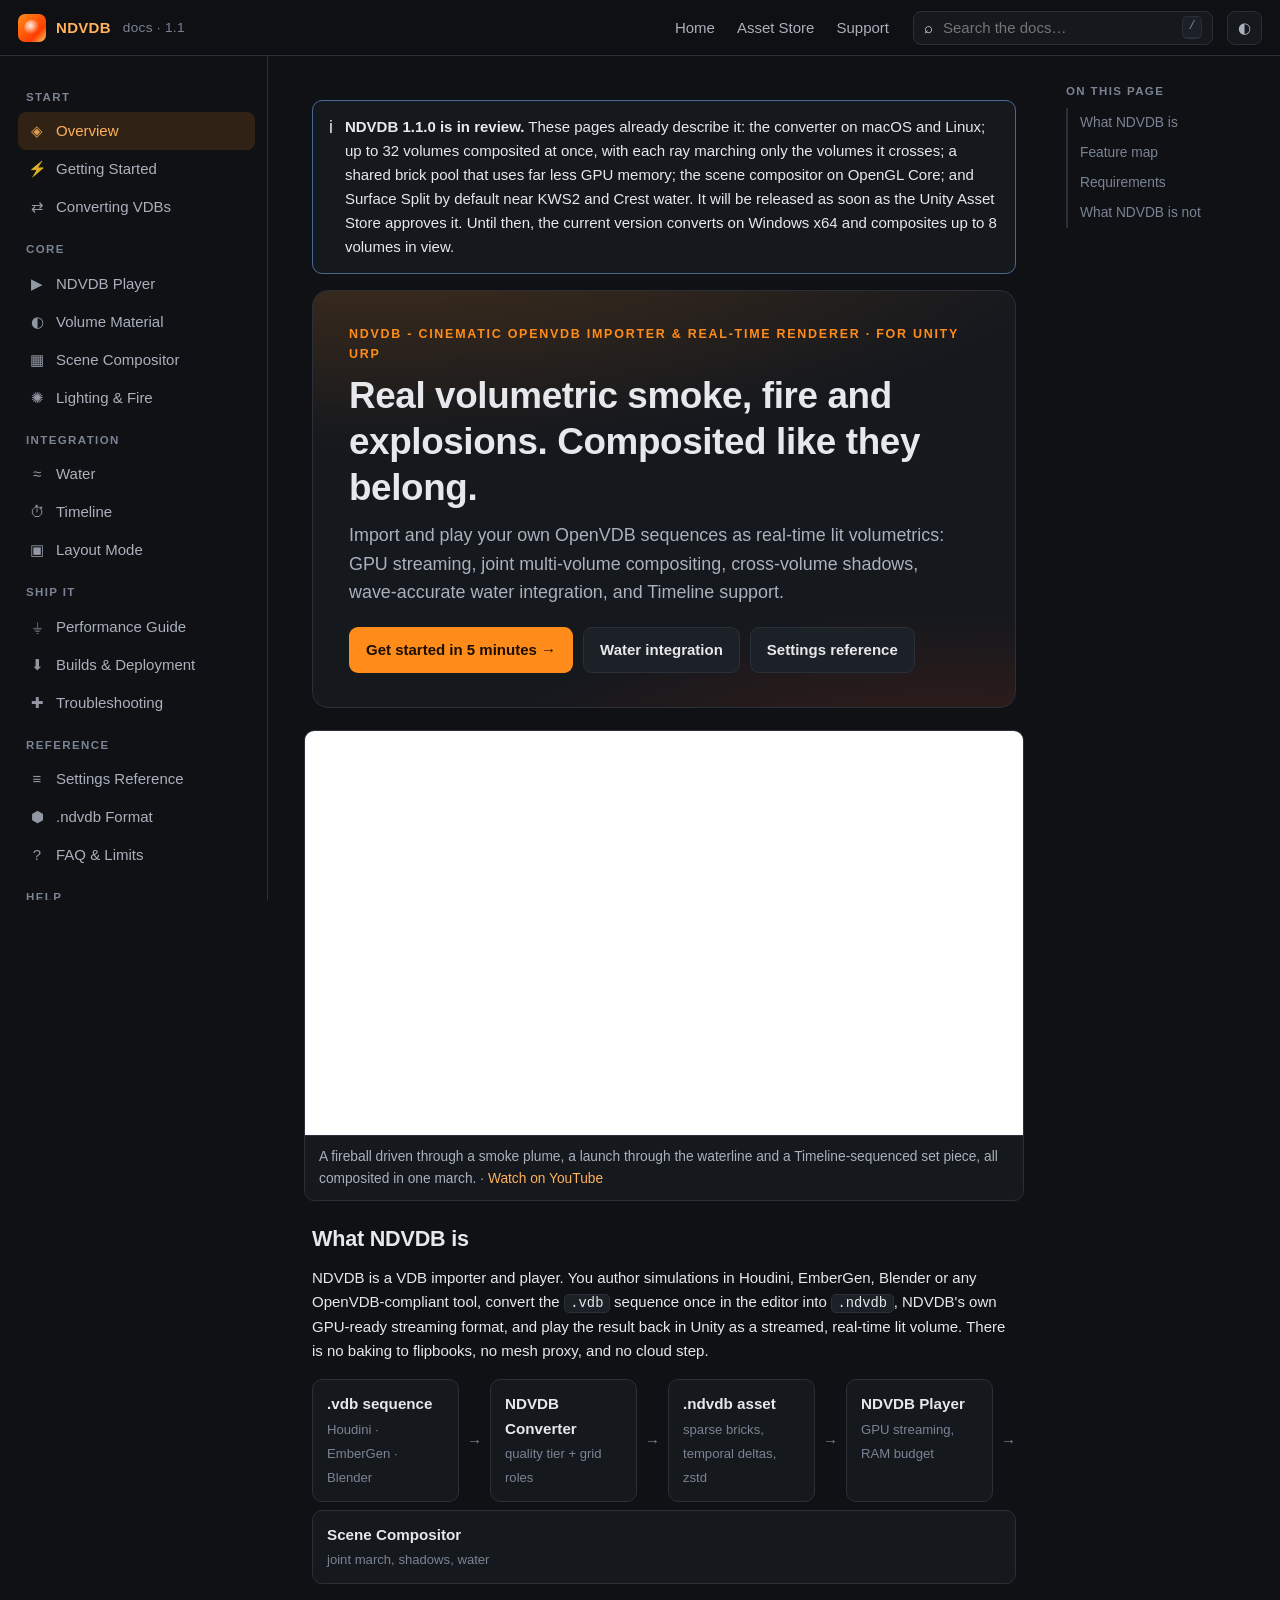
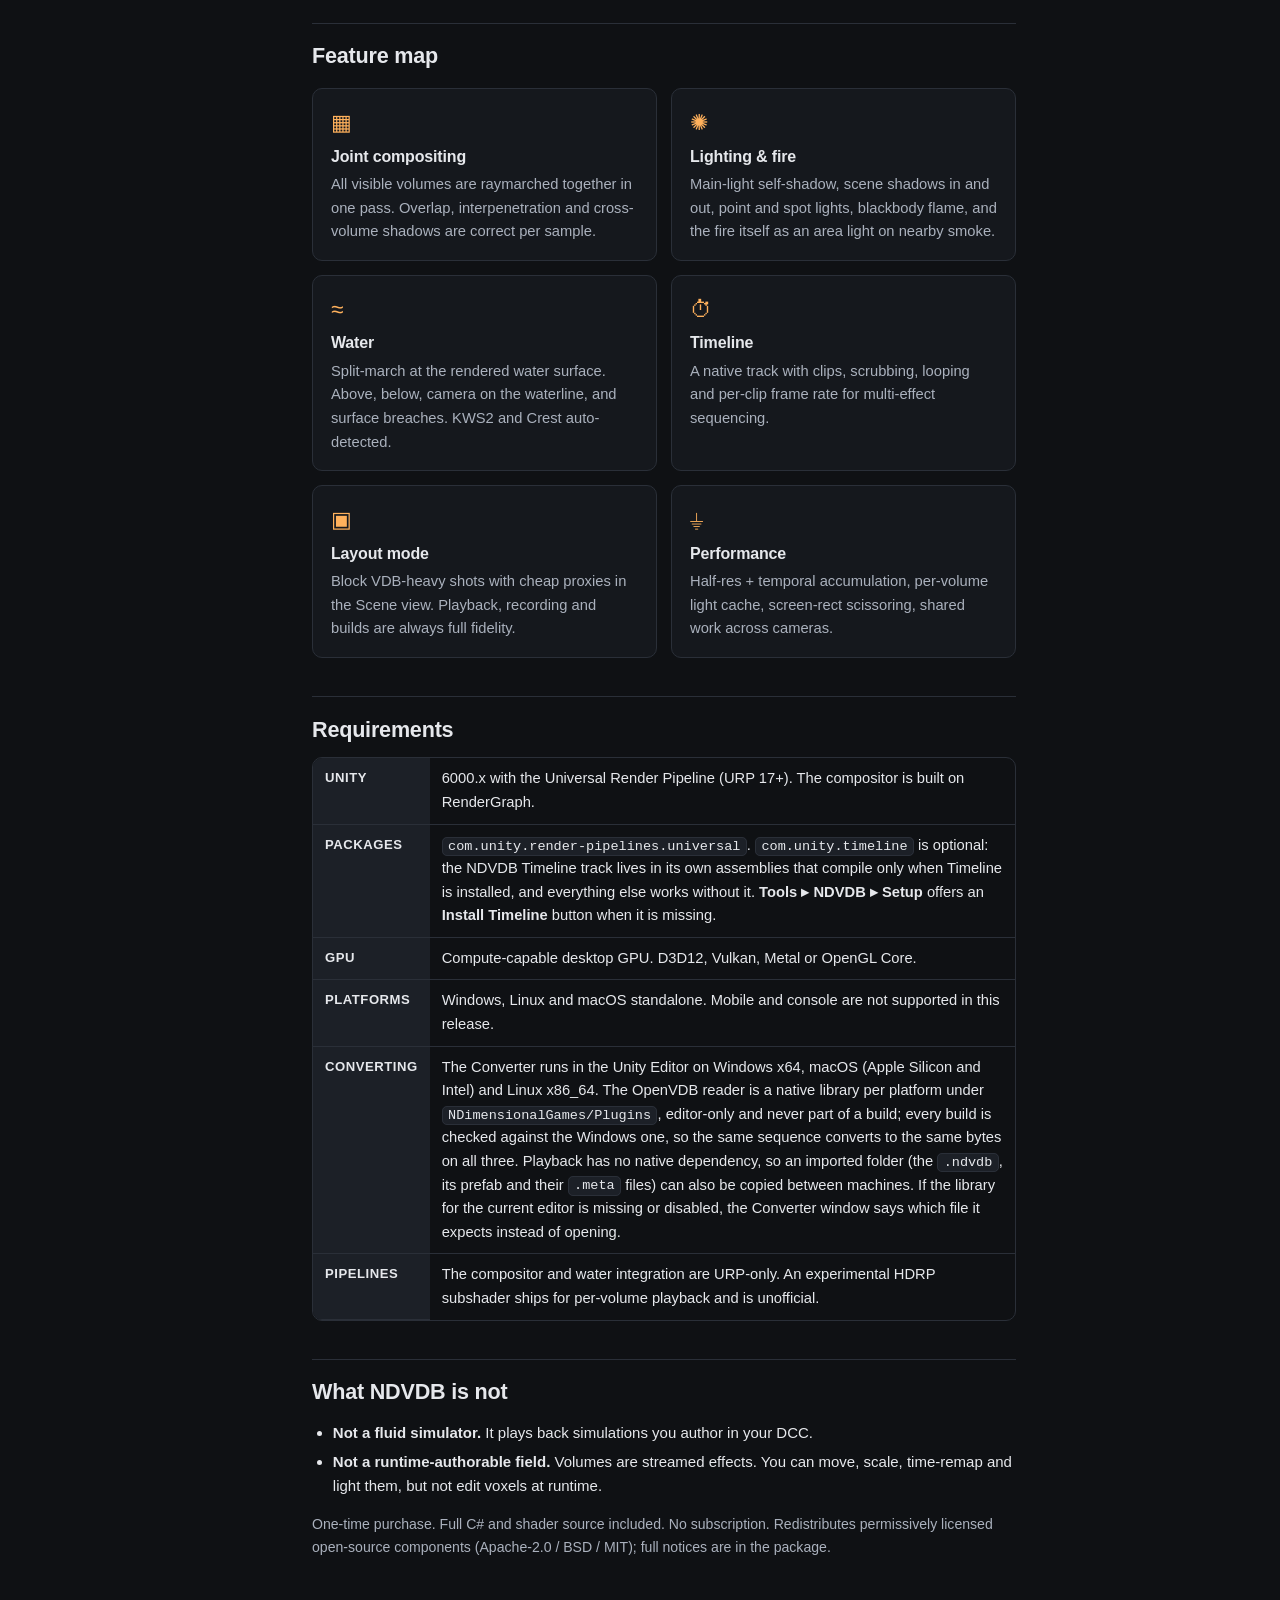
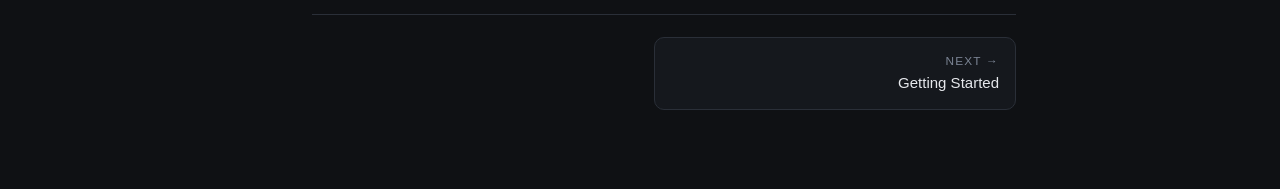
<file: ndvdb/index.html>
<!DOCTYPE html>
<html lang="en">
<head>
<meta charset="utf-8">
<meta name="viewport" content="width=device-width, initial-scale=1">
<title>NDVDB - Cinematic OpenVDB Importer &amp; Real-Time Renderer</title>
<meta name="description" content="NDVDB - Cinematic OpenVDB Importer &amp; Real-Time Renderer for Unity URP. Import, playback, compositing, lighting, water integration, Timeline and Layout mode.">
<style>
/* ───────────────────────── tokens ───────────────────────── */
:root {
  --bg: #0f1114; --bg-2: #15181d; --bg-3: #1c2027; --line: #2a2f38;
  --fg: #e6e8ec; --fg-2: #aab1bd; --fg-3: #7b8494;
  --accent: #ff8c1a; --accent-2: #ffb15c; --accent-dim: rgba(255,140,26,.14);
  --ok: #4fd18b; --warn: #f5c451; --bad: #ff6b6b; --info: #6db3ff;
  --radius: 10px; --sidebar: 268px; --toc: 220px;
  --mono: ui-monospace, "Cascadia Code", Consolas, "SF Mono", Menlo, monospace;
  --sans: -apple-system, "Segoe UI", Inter, Roboto, Helvetica, Arial, sans-serif;
  color-scheme: dark;
}
[data-theme="light"] {
  --bg: #f7f7f5; --bg-2: #ffffff; --bg-3: #eeeeeb; --line: #dcdcd6;
  --fg: #1a1c20; --fg-2: #4b515b; --fg-3: #7b8290;
  --accent: #d96d00; --accent-2: #b85a00; --accent-dim: rgba(217,109,0,.12);
  color-scheme: light;
}
* { box-sizing: border-box; }
html { scroll-behavior: smooth; }
body { margin: 0; background: var(--bg); color: var(--fg); font: 15px/1.6 var(--sans); }
a { color: var(--accent-2); text-decoration: none; }
a:hover { text-decoration: underline; }
code, kbd, pre { font-family: var(--mono); font-size: .92em; }
code { background: var(--bg-3); border: 1px solid var(--line); border-radius: 5px; padding: .08em .4em; }
pre { background: var(--bg-3); border: 1px solid var(--line); border-radius: var(--radius); padding: 14px 16px; overflow-x: auto; }
pre code { background: none; border: 0; padding: 0; }
kbd { background: var(--bg-3); border: 1px solid var(--line); border-bottom-width: 2px; border-radius: 5px; padding: .05em .45em; }
h1, h2, h3, h4 { line-height: 1.25; margin: 0; letter-spacing: -.01em; }
h1 { font-size: 2rem; font-weight: 700; }
h2 { font-size: 1.35rem; font-weight: 650; margin-top: 2.4rem; padding-top: 1.2rem; border-top: 1px solid var(--line); }
h2:first-of-type { border-top: 0; padding-top: 0; margin-top: 1.6rem; }
h3 { font-size: 1.05rem; font-weight: 650; margin-top: 1.6rem; color: var(--fg); }
p { margin: .8rem 0; }
ul, ol { padding-left: 1.3rem; }
li { margin: .3rem 0; }
hr { border: 0; border-top: 1px solid var(--line); margin: 2rem 0; }
.muted { color: var(--fg-2); }
.small { font-size: .88rem; }

/* ───────────────────────── layout ───────────────────────── */
.topbar { position: sticky; top: 0; z-index: 30; height: 56px; display: flex; align-items: center; gap: 14px;
  padding: 0 18px; background: color-mix(in srgb, var(--bg) 88%, transparent); backdrop-filter: blur(10px);
  border-bottom: 1px solid var(--line); }
.brand { display: flex; align-items: center; gap: 10px; font-weight: 700; letter-spacing: .02em; }
.brand .logo { width: 28px; height: 28px; border-radius: 7px; background: linear-gradient(135deg, var(--accent), #ff3d00 70%, #ffd166); position: relative; overflow: hidden; }
.brand .logo::after { content: ""; position: absolute; inset: 6px; border-radius: 50%; background: radial-gradient(circle at 40% 35%, rgba(255,255,255,.9), rgba(255,255,255,0) 60%); }
.brand .ver { font-weight: 500; color: var(--fg-3); font-size: .85rem; margin-left: 2px; }
.topbar .spacer { flex: 1; }
.search { display: flex; align-items: center; gap: 8px; background: var(--bg-2); border: 1px solid var(--line); border-radius: 8px; padding: 0 10px; height: 34px; width: 300px; max-width: 40vw; }
.search input { background: none; border: 0; outline: 0; color: var(--fg); width: 100%; font: inherit; }
.search kbd { font-size: .75rem; color: var(--fg-3); }
.iconbtn { background: var(--bg-2); border: 1px solid var(--line); color: var(--fg-2); border-radius: 8px; height: 34px; min-width: 34px; padding: 0 10px; cursor: pointer; font: inherit; }
.iconbtn:hover { color: var(--fg); border-color: var(--fg-3); }
.menubtn { display: none; }

.shell { display: grid; grid-template-columns: var(--sidebar) minmax(0, 1fr) var(--toc); max-width: 1440px; margin: 0 auto; }
.sidebar { position: sticky; top: 56px; height: calc(100vh - 56px); overflow-y: auto; padding: 18px 12px 40px 18px; border-right: 1px solid var(--line); }
.nav-group { margin: 14px 0 6px; padding: 0 8px; font-size: .72rem; font-weight: 700; letter-spacing: .12em; text-transform: uppercase; color: var(--fg-3); }
.nav a { display: flex; align-items: center; gap: 10px; padding: 7px 10px; border-radius: 8px; color: var(--fg-2); font-weight: 500; }
.nav a:hover { background: var(--bg-3); color: var(--fg); text-decoration: none; }
.nav a.active { background: var(--accent-dim); color: var(--accent-2); }
.nav a .ico { width: 18px; text-align: center; opacity: .85; }
.nav a.hidden-by-search { display: none; }

main { padding: 28px 44px 80px; min-width: 0; }
.page { display: none; animation: fade .18s ease-out; }
.page.active { display: block; }
@keyframes fade { from { opacity: 0; transform: translateY(4px); } to { opacity: 1; transform: none; } }
.eyebrow { color: var(--accent); font-weight: 700; font-size: .78rem; letter-spacing: .14em; text-transform: uppercase; margin-bottom: 8px; }
.lede { font-size: 1.1rem; color: var(--fg-2); margin: 10px 0 0; max-width: 62ch; }

.toc { position: sticky; top: 56px; height: calc(100vh - 56px); overflow-y: auto; padding: 26px 18px 40px 6px; font-size: .86rem; }
.toc .title { font-size: .72rem; font-weight: 700; letter-spacing: .12em; text-transform: uppercase; color: var(--fg-3); margin-bottom: 8px; }
.toc a { display: block; padding: 4px 0 4px 12px; color: var(--fg-3); border-left: 2px solid var(--line); }
.toc a:hover, .toc a.active { color: var(--fg); border-left-color: var(--accent); text-decoration: none; }

.pager { display: flex; justify-content: space-between; gap: 14px; margin-top: 56px; padding-top: 22px; border-top: 1px solid var(--line); }
.pager a { flex: 1; padding: 14px 16px; border: 1px solid var(--line); border-radius: var(--radius); background: var(--bg-2); color: var(--fg); }
.pager a:hover { border-color: var(--accent); text-decoration: none; }
.pager a .lbl { display: block; font-size: .74rem; color: var(--fg-3); text-transform: uppercase; letter-spacing: .1em; }
.pager a.next { text-align: right; }

/* ───────────────────────── components ───────────────────────── */
.grid { display: grid; gap: 14px; grid-template-columns: repeat(auto-fit, minmax(230px, 1fr)); margin: 18px 0; }
.card { background: var(--bg-2); border: 1px solid var(--line); border-radius: var(--radius); padding: 16px 18px; }
.card h3 { margin-top: 0; font-size: 1rem; }
.card p { margin: .4rem 0 0; color: var(--fg-2); font-size: .92rem; }
.card.link { cursor: pointer; transition: border-color .15s, transform .15s; }
.card.link:hover { border-color: var(--accent); transform: translateY(-1px); }
.card .ico { font-size: 1.4rem; margin-bottom: 6px; }

.callout { display: flex; gap: 12px; padding: 14px 16px; border-radius: var(--radius); border: 1px solid var(--line); background: var(--bg-2); margin: 16px 0; }
.callout .ci { font-size: 1.1rem; line-height: 1.4; }
.callout p { margin: 0; }
.callout.tip { border-color: color-mix(in srgb, var(--ok) 45%, var(--line)); }
.callout.note { border-color: color-mix(in srgb, var(--info) 45%, var(--line)); }
.callout.warn { border-color: color-mix(in srgb, var(--warn) 55%, var(--line)); }
.callout.bad { border-color: color-mix(in srgb, var(--bad) 50%, var(--line)); }

table { width: 100%; border-collapse: collapse; margin: 14px 0; font-size: .92rem; }
.tablewrap { overflow-x: auto; border: 1px solid var(--line); border-radius: var(--radius); margin: 14px 0; }
.tablewrap table { margin: 0; }
th, td { text-align: left; padding: 9px 12px; border-bottom: 1px solid var(--line); vertical-align: top; }
th { background: var(--bg-3); font-weight: 650; color: var(--fg); font-size: .82rem; letter-spacing: .04em; text-transform: uppercase; }
tr:last-child td { border-bottom: 0; }
td code { white-space: nowrap; }
td .def { color: var(--fg-3); font-size: .82rem; white-space: nowrap; }

.steps { counter-reset: step; list-style: none; padding: 0; margin: 18px 0; }
.steps li { counter-increment: step; position: relative; padding: 0 0 18px 46px; }
.steps li::before { content: counter(step); position: absolute; left: 0; top: 0; width: 30px; height: 30px; border-radius: 50%;
  background: var(--accent-dim); color: var(--accent-2); font-weight: 700; display: grid; place-items: center; font-size: .9rem; }
.steps li::after { content: ""; position: absolute; left: 14.5px; top: 32px; bottom: 0; width: 1px; background: var(--line); }
.steps li:last-child::after { display: none; }
.steps li b { display: block; font-weight: 650; margin-bottom: 2px; }
.steps li p { margin: .2rem 0 0; color: var(--fg-2); }

.badge { display: inline-block; padding: .1em .55em; border-radius: 999px; font-size: .74rem; font-weight: 700; letter-spacing: .04em; vertical-align: middle; }
.badge.new { background: var(--accent-dim); color: var(--accent-2); }
.badge.urp { background: rgba(109,179,255,.14); color: var(--info); }
.badge.editor { background: rgba(79,209,139,.14); color: var(--ok); }
.badge.adv { background: rgba(245,196,81,.14); color: var(--warn); }

.pill { display: inline-flex; align-items: center; gap: 6px; padding: 4px 10px; border: 1px solid var(--line); border-radius: 999px; font-size: .82rem; color: var(--fg-2); background: var(--bg-2); margin: 0 6px 6px 0; }

/* media (screenshots / video) */
figure.media { margin: 20px 0; border: 1px solid var(--line); border-radius: var(--radius); overflow: hidden; background: var(--bg-2); }
figure.media img, figure.media video, figure.media iframe { display: block; width: 100%; height: auto; background: #000; }
figure.media iframe { aspect-ratio: 16/9; border: 0; }
figure.media figcaption { padding: 10px 14px; font-size: .86rem; color: var(--fg-2); border-top: 1px solid var(--line); }
figure.media .ph { aspect-ratio: 16/9; display: grid; place-items: center; text-align: center; padding: 20px;
  background: repeating-linear-gradient(135deg, var(--bg-2) 0 14px, var(--bg-3) 14px 28px); color: var(--fg-3); }
figure.media .ph .t { font-weight: 650; color: var(--fg-2); }
figure.media .ph code { display: inline-block; margin-top: 6px; }
figure.media a.yt { position: relative; display: block; background: #000; }
figure.media a.yt img { display: block; width: 100%; height: auto; aspect-ratio: 16/9; object-fit: cover; }
figure.media a.yt .play { position: absolute; inset: 0; display: grid; place-items: center; }
figure.media a.yt .play span { width: 72px; height: 50px; border-radius: 12px; background: rgba(0,0,0,.72); color: #fff; display: grid; place-items: center; font-size: 22px; padding-left: 4px; box-shadow: 0 2px 12px rgba(0,0,0,.5); }
figure.media a.yt:hover .play span { background: #e62117; }
figure.media.wide { margin-left: -8px; margin-right: -8px; }
.media-row { display: grid; gap: 14px; grid-template-columns: repeat(auto-fit, minmax(280px, 1fr)); }
.media-row figure.media { margin: 8px 0; }

details { border: 1px solid var(--line); border-radius: var(--radius); background: var(--bg-2); padding: 0 16px; margin: 12px 0; }
details summary { cursor: pointer; padding: 12px 0; font-weight: 600; list-style: none; }
details summary::before { content: "▸"; display: inline-block; width: 18px; color: var(--accent); transition: transform .15s; }
details[open] summary::before { transform: rotate(90deg); }
details > *:not(summary) { margin-bottom: 12px; }

.hero { position: relative; margin: 6px 0 22px; padding: 34px 36px; border-radius: 16px; overflow: hidden;
  background: radial-gradient(1200px 400px at 10% -20%, rgba(255,140,26,.22), transparent 60%),
              radial-gradient(800px 300px at 90% 120%, rgba(255,61,0,.18), transparent 60%), var(--bg-2);
  border: 1px solid var(--line); }
.hero h1 { font-size: 2.3rem; }
.hero .lede { font-size: 1.12rem; }
.hero .ctas { display: flex; gap: 10px; margin-top: 20px; flex-wrap: wrap; }
.btn { display: inline-flex; align-items: center; gap: 8px; padding: 10px 16px; border-radius: 9px; font-weight: 650; border: 1px solid var(--line); background: var(--bg-3); color: var(--fg); }
.btn:hover { text-decoration: none; border-color: var(--fg-3); }
.btn.primary { background: var(--accent); color: #1a0e00; border-color: transparent; }
.btn.primary:hover { background: var(--accent-2); }

.flow { display: flex; align-items: stretch; gap: 8px; flex-wrap: wrap; margin: 16px 0; }
.flow .node { flex: 1 1 130px; background: var(--bg-2); border: 1px solid var(--line); border-radius: var(--radius); padding: 12px 14px; }
.flow .node b { display: block; font-size: .95rem; }
.flow .node span { color: var(--fg-3); font-size: .82rem; }
.flow .arrow { align-self: center; color: var(--fg-3); }

.kv { display: grid; grid-template-columns: max-content 1fr; gap: 6px 18px; margin: 12px 0; font-size: .93rem; }
.kv dt { color: var(--fg-3); }
.kv dd { margin: 0; }

.search-hit mark { background: var(--accent-dim); color: var(--accent-2); border-radius: 3px; padding: 0 2px; }
#searchResults { display: none; }
#searchResults.active { display: block; }
.result { display: block; padding: 12px 14px; border: 1px solid var(--line); border-radius: var(--radius); background: var(--bg-2); margin: 10px 0; color: var(--fg); }
.result:hover { border-color: var(--accent); text-decoration: none; }
.result .where { color: var(--fg-3); font-size: .78rem; text-transform: uppercase; letter-spacing: .08em; }
.result .snip { color: var(--fg-2); font-size: .9rem; margin-top: 4px; }

footer.site { margin-top: 40px; padding: 20px 0 0; border-top: 1px solid var(--line); color: var(--fg-3); font-size: .84rem; }

/* ───────────────────────── responsive ───────────────────────── */
@media (max-width: 1180px) { .shell { grid-template-columns: var(--sidebar) minmax(0, 1fr); } .toc { display: none; } }
@media (max-width: 860px) {
  .shell { grid-template-columns: minmax(0, 1fr); }
  .sidebar { position: fixed; left: 0; top: 56px; width: min(84vw, 320px); background: var(--bg); transform: translateX(-100%); transition: transform .2s; z-index: 25; box-shadow: 0 0 0 100vmax rgba(0,0,0,0); }
  .sidebar.open { transform: none; box-shadow: 0 0 0 100vmax rgba(0,0,0,.45); }
  .menubtn { display: inline-flex; }
  main { padding: 20px 18px 60px; }
  .hero { padding: 24px 20px; } .hero h1 { font-size: 1.7rem; }
  .search { width: 100%; max-width: none; }
  .pager { flex-direction: column; }
}
@media print { .topbar, .sidebar, .toc, .pager { display: none !important; } .page { display: block !important; page-break-after: always; } main { padding: 0; } }
</style>
<!-- added by tools/build-docs.mjs -->
<link rel="icon" href="../assets/favicon-32.png" sizes="32x32" type="image/png">
<link rel="icon" href="../assets/favicon-192.png" sizes="192x192" type="image/png">
<link rel="apple-touch-icon" href="../assets/apple-touch-icon.png">
<link rel="canonical" href="https://ndimensionalgames.com/ndvdb/">
<meta property="og:type" content="website">
<meta property="og:site_name" content="N Dimensional Games">
<meta property="og:title" content="NDVDB - Cinematic OpenVDB Importer &amp; Real-Time Renderer">
<meta property="og:description" content="NDVDB - Cinematic OpenVDB Importer &amp; Real-Time Renderer for Unity URP. Import, playback, compositing, lighting, water integration, Timeline and Layout mode.">
<meta property="og:url" content="https://ndimensionalgames.com/ndvdb/">
<meta property="og:image" content="https://ndimensionalgames.com/assets/og-ndvdb.jpg">
<meta name="twitter:card" content="summary_large_image">
<style>
.site-links { display: flex; gap: 2px; }
.site-links a { color: var(--fg-2); font-weight: 500; padding: 6px 10px; border-radius: 8px; }
.site-links a:hover { background: var(--bg-3); color: var(--fg); text-decoration: none; }
@media (max-width: 860px) { .site-links { display: none; } }
</style>
</head>
<body>

<header class="topbar">
  <button class="iconbtn menubtn" id="menuBtn" aria-label="Menu">☰</button>
  <a class="brand" href="#overview"><span class="logo"></span>NDVDB <span class="ver">docs · 1.1</span></a>
  <span class="spacer"></span>
  <nav class="site-links" aria-label="Site"><a href="../">Home</a><a href="https://assetstore.unity.com/packages/tools/particles-effects/ndvdb-cinematic-openvdb-importer-real-time-renderer-393076" target="_blank" rel="noopener">Asset Store</a><a href="../customer-support/">Support</a></nav>
  <label class="search"><span>⌕</span><input id="searchBox" type="search" placeholder="Search the docs…" autocomplete="off"><kbd>/</kbd></label>
  <button class="iconbtn" id="themeBtn" title="Toggle light / dark">◐</button>
</header>

<div class="shell">
<!-- ═══════════════════════════ SIDEBAR ═══════════════════════════ -->
<nav class="sidebar" id="sidebar">
  <div class="nav">
    <div class="nav-group">Start</div>
    <a href="#overview" data-page="overview"><span class="ico">◈</span>Overview</a>
    <a href="#getting-started" data-page="getting-started"><span class="ico">⚡</span>Getting Started</a>
    <a href="#converter" data-page="converter"><span class="ico">⇄</span>Converting VDBs</a>

    <div class="nav-group">Core</div>
    <a href="#player" data-page="player"><span class="ico">▶</span>NDVDB Player</a>
    <a href="#material" data-page="material"><span class="ico">◐</span>Volume Material</a>
    <a href="#compositor" data-page="compositor"><span class="ico">▦</span>Scene Compositor</a>
    <a href="#lighting" data-page="lighting"><span class="ico">✺</span>Lighting &amp; Fire</a>

    <div class="nav-group">Integration</div>
    <a href="#water" data-page="water"><span class="ico">≈</span>Water</a>
    <a href="#timeline" data-page="timeline"><span class="ico">⏱</span>Timeline</a>
    <a href="#layout-mode" data-page="layout-mode"><span class="ico">▣</span>Layout Mode</a>

    <div class="nav-group">Ship it</div>
    <a href="#performance" data-page="performance"><span class="ico">⏚</span>Performance Guide</a>
    <a href="#builds" data-page="builds"><span class="ico">⬇</span>Builds &amp; Deployment</a>
    <a href="#troubleshooting" data-page="troubleshooting"><span class="ico">✚</span>Troubleshooting</a>

    <div class="nav-group">Reference</div>
    <a href="#reference" data-page="reference"><span class="ico">≡</span>Settings Reference</a>
    <a href="#format" data-page="format"><span class="ico">⬢</span>.ndvdb Format</a>
    <a href="#faq" data-page="faq"><span class="ico">?</span>FAQ &amp; Limits</a>
  
    <div class="nav-group">Help</div>
    <a href="https://assetstore.unity.com/packages/tools/particles-effects/ndvdb-cinematic-openvdb-importer-real-time-renderer-393076" target="_blank" rel="noopener"><span class="ico">↗</span>Get it on the Asset Store</a>
    <a href="../customer-support/"><span class="ico">✉</span>Customer Support</a>
    <a href="../"><span class="ico">⌂</span>N Dimensional Games</a>
  </div>
</nav>

<!-- ═══════════════════════════ MAIN ═══════════════════════════ -->
<main id="main">
<!-- added by tools/build-docs.mjs from tools/docs-notice.html -->
<div class="callout note site-notice"><span class="ci">i</span><p><b>NDVDB 1.1.0 is in review.</b> These pages already describe it: the converter on macOS and Linux; up to 32 volumes composited at once, with each ray marching only the volumes it crosses; a shared brick pool that uses far less GPU memory; the scene compositor on OpenGL Core; and Surface Split by default near KWS2 and Crest water. It will be released as soon as the Unity Asset Store approves it. Until then, the current version converts on Windows x64 and composites up to 8 volumes in view.</p></div>


<section id="searchResults"></section>

<!-- ───────────────────────── OVERVIEW ───────────────────────── -->
<article class="page" data-page="overview" data-title="Overview">
  <div class="hero">
    <div class="eyebrow">NDVDB - Cinematic OpenVDB Importer &amp; Real-Time Renderer · for Unity URP</div>
    <h1>Real volumetric smoke, fire and explosions. Composited like they belong.</h1>
    <p class="lede">Import and play your own OpenVDB sequences as real-time lit volumetrics: GPU streaming, joint multi-volume compositing, cross-volume shadows, wave-accurate water integration, and Timeline support.</p>
    <div class="ctas">
      <a class="btn primary" href="#getting-started">Get started in 5 minutes →</a>
      <a class="btn" href="#water">Water integration</a>
      <a class="btn" href="#reference">Settings reference</a>
    </div>
  </div>

  <figure class="media wide" data-embed="https://www.youtube-nocookie.com/embed/uymRMpNolWY" data-caption="A fireball driven through a smoke plume, a launch through the waterline and a Timeline-sequenced set piece, all composited in one march."></figure>

  <h2 id="ov-what">What NDVDB is</h2>
  <p>NDVDB is a VDB importer and player. You author simulations in Houdini, EmberGen, Blender or any OpenVDB-compliant tool, convert the <code>.vdb</code> sequence once in the editor into <code>.ndvdb</code>, NDVDB's own GPU-ready streaming format, and play the result back in Unity as a streamed, real-time lit volume. There is no baking to flipbooks, no mesh proxy, and no cloud step.</p>
  <div class="flow">
    <div class="node"><b>.vdb sequence</b><span>Houdini · EmberGen · Blender</span></div><div class="arrow">→</div>
    <div class="node"><b>NDVDB Converter</b><span>quality tier + grid roles</span></div><div class="arrow">→</div>
    <div class="node"><b>.ndvdb asset</b><span>sparse bricks, temporal deltas, zstd</span></div><div class="arrow">→</div>
    <div class="node"><b>NDVDB Player</b><span>GPU streaming, RAM budget</span></div><div class="arrow">→</div>
    <div class="node"><b>Scene Compositor</b><span>joint march, shadows, water</span></div>
  </div>

  <h2 id="ov-features">Feature map</h2>
  <div class="grid">
    <a class="card link" href="#compositor"><div class="ico">▦</div><h3>Joint compositing</h3><p>All visible volumes are raymarched together in one pass. Overlap, interpenetration and cross-volume shadows are correct per sample.</p></a>
    <a class="card link" href="#lighting"><div class="ico">✺</div><h3>Lighting &amp; fire</h3><p>Main-light self-shadow, scene shadows in and out, point and spot lights, blackbody flame, and the fire itself as an area light on nearby smoke.</p></a>
    <a class="card link" href="#water"><div class="ico">≈</div><h3>Water</h3><p>Split-march at the rendered water surface. Above, below, camera on the waterline, and surface breaches. KWS2 and Crest auto-detected.</p></a>
    <a class="card link" href="#timeline"><div class="ico">⏱</div><h3>Timeline</h3><p>A native track with clips, scrubbing, looping and per-clip frame rate for multi-effect sequencing.</p></a>
    <a class="card link" href="#layout-mode"><div class="ico">▣</div><h3>Layout mode</h3><p>Block VDB-heavy shots with cheap proxies in the Scene view. Playback, recording and builds are always full fidelity.</p></a>
    <a class="card link" href="#performance"><div class="ico">⏚</div><h3>Performance</h3><p>Half-res + temporal accumulation, per-volume light cache, screen-rect scissoring, shared work across cameras.</p></a>
  </div>

  <h2 id="ov-req">Requirements</h2>
  <div class="tablewrap"><table>
    <tr><th>Unity</th><td>6000.x with the Universal Render Pipeline (URP 17+). The compositor is built on RenderGraph.</td></tr>
    <tr><th>Packages</th><td><code>com.unity.render-pipelines.universal</code>. <code>com.unity.timeline</code> is optional: the NDVDB Timeline track lives in its own assemblies that compile only when Timeline is installed, and everything else works without it. <b>Tools ▸ NDVDB ▸ Setup</b> offers an <b>Install Timeline</b> button when it is missing.</td></tr>
    <tr><th>GPU</th><td>Compute-capable desktop GPU. D3D12, Vulkan, Metal or OpenGL Core.</td></tr>
    <tr><th>Platforms</th><td>Windows, Linux and macOS standalone. Mobile and console are not supported in this release.</td></tr>
    <tr><th>Converting</th><td>The Converter runs in the Unity Editor on Windows x64, macOS (Apple Silicon and Intel) and Linux x86_64. The OpenVDB reader is a native library per platform under <code>NDimensionalGames/Plugins</code>, editor-only and never part of a build; every build is checked against the Windows one, so the same sequence converts to the same bytes on all three. Playback has no native dependency, so an imported folder (the <code>.ndvdb</code>, its prefab and their <code>.meta</code> files) can also be copied between machines. If the library for the current editor is missing or disabled, the Converter window says which file it expects instead of opening.</td></tr>
    <tr><th>Pipelines</th><td>The compositor and water integration are URP-only. An experimental HDRP subshader ships for per-volume playback and is unofficial.</td></tr>
  </table></div>

  <h2 id="ov-not">What NDVDB is not</h2>
  <ul>
    <li><b>Not a fluid simulator.</b> It plays back simulations you author in your DCC.</li>
    <li><b>Not a runtime-authorable field.</b> Volumes are streamed effects. You can move, scale, time-remap and light them, but not edit voxels at runtime.</li>
  </ul>
  <p class="muted small">One-time purchase. Full C# and shader source included. No subscription. Redistributes permissively licensed open-source components (Apache-2.0 / BSD / MIT); full notices are in the package.</p>
</article>

<!-- ───────────────────────── GETTING STARTED ───────────────────────── -->
<article class="page" data-page="getting-started" data-title="Getting Started">
  <div class="eyebrow">Start</div>
  <h1>Getting Started</h1>
  <p class="lede">From a fresh URP project to a playing volume in five steps. The Setup window does the project plumbing for you.</p>

  <figure class="media" data-embed="https://www.youtube-nocookie.com/embed/8DnoTnkNoi0" data-caption="From an empty URP project to a playing volume: the Setup wizard, Convert &amp; Import, the prefab dropped into the scene, Play."></figure>

  <ol class="steps">
    <li><b>Import the package</b><p>Import NDVDB into a Unity 6000.x project that uses URP. The package contains the runtime, editor tooling, shaders, and this documentation under <code>Assets/NDimensionalGames/VDBImporter</code>.</p></li>
    <li><b>Run NDVDB Setup</b><p>Open <code>Tools ▸ NDVDB ▸ Setup</code>. It checks that URP is active, that every URP renderer has the <b>NDVDB Composite</b> renderer feature, that the depth texture is enabled and copied <b>After Opaques</b>, and whether Timeline is installed. Each item has a one-click fix, or use <b>Fix All Renderers</b>.</p></li>
    <li><b>Convert a VDB sequence</b><p>Open <code>Tools ▸ NDVDB ▸ Converter</code>, point it at your <code>.vdb</code> folder, pick a quality tier and map grid roles. <b>Convert &amp; Import</b> writes an <code>.ndvdb</code> asset and hands you a prefab with an <b>NDVDB Player</b> already configured. See <a href="#converter">Converting VDBs</a>.</p></li>
    <li><b>Drop the prefab in the scene</b><p>Place it, scale it if needed, and press Play. The first frame streams instantly; the IO thread reads ahead while you watch. In the editor you can scrub without entering Play mode via the player's <b>Preview Controls</b>.</p></li>
    <li><b>Light it</b><p>Your directional light drives self-shadowing and scene shadows. Point and spot lights light the smoke automatically. If the sim has a flame grid, it glows with blackbody colour and can optionally emit lights. See <a href="#lighting">Lighting &amp; Fire</a>.</p></li>
  </ol>

  <div class="callout tip"><span class="ci">✓</span><p><b>The player inspector re-checks setup.</b> Under <b>Playback Readiness</b> each NDVDB Player reports whether the compositor feature is present on the renderer that draws it, and offers the same fixes as the Setup window.</p></div>

  <h2 id="gs-scene">Recommended scene setup</h2>
  <ul>
    <li><b>One directional light</b> as the main light. Its shadows are read by the march so geometry shadows the smoke and the smoke shadows the scene.</li>
    <li><b>Depth texture on</b> for the URP asset. Setup enables it. Transparents and water sort against the smoke through it.</li>
    <li><b>HDR colour</b> so blackbody flame and bright scatter keep their range through tonemapping.</li>
    <li><b>Keep the camera's near plane sane.</b> Volumes the camera passes through are supported, but very small near planes waste march steps.</li>
  </ul>

  <h2 id="gs-next">Where to go next</h2>
  <div class="grid">
    <a class="card link" href="#material"><h3>Tune the look</h3><p>Density, absorption, scattering, anisotropy, ambient and flame controls live on the volume material.</p></a>
    <a class="card link" href="#compositor"><h3>Tune the cost</h3><p>Step size, half-res, temporal accumulation, and shadow taps live on the renderer feature.</p></a>
    <a class="card link" href="#water"><h3>Add water</h3><p>Set the player's Water Compositing mode. KWS2 and Crest are detected without any component.</p></a>
  </div>
</article>

<!-- ───────────────────────── CONVERTER ───────────────────────── -->
<article class="page" data-page="converter" data-title="Converting VDBs">
  <div class="eyebrow">Start</div>
  <h1>Converting VDBs</h1>
  <p class="lede">The Converter turns an OpenVDB sequence into a single <code>.ndvdb</code> asset: sparse bricks, per-brick quantization, temporal deltas and a lossless Zstandard envelope. It runs in the editor on every core, streams the source files once, and writes atomically.</p>

  <figure class="media" data-img="img/1bf6df7bfc25.png" data-caption="The Converter's Simple tab: source folder and sequence, quality tier, the detected grids with their roles, asset name and import folder."></figure>

  <h2 id="cv-input">Supported input</h2>
  <ul>
    <li>A folder of numbered <code>.vdb</code> files (one per frame) or a single <code>.vdb</code> for a static volume.</li>
    <li><b>Several sequences in one folder.</b> Files whose names differ only by their frame number form one sequence. When the folder holds more than one (two exports side by side, or an export plus a stray file), a <b>Sequence</b> dropdown appears under the folder on both tabs, with the largest sequence selected; one conversion takes one sequence, and the Asset Name follows the pick. A warning under the dropdown lists missing or repeated frame numbers, so a half-copied folder does not quietly become a stuttering asset.</li>
    <li>Standard OpenVDB <b>float</b> grids, and 16-bit <b>half</b> grids (Houdini's 16-bit float volumes, OpenVDB 13 file format 225), which are promoted to float on load. Double, integer and vector grids other than velocity are not accepted; export as float from your DCC. The converter reads with OpenVDB 13.1, so files from current Blender and Houdini releases open without version warnings.</li>
    <li>Any exporter that writes compliant OpenVDB: Houdini, EmberGen, Blender, Axiom, and others.</li>
    <li><b>Blender fluid caches.</b> Blender writes its <code>.vdb</code> frames in domain-local space: voxel (0,0,0) is the domain's corner and the file carries no world position, so on its own a cache would pivot at that corner. The converter reads the cache's sibling <code>config</code> folder (<code>config_####.uni</code>, written with every bake) for the domain object's world matrix, the true cell size and, for adaptive domains, each frame's region, then bakes the true placement into the asset: the pivot is the Blender world origin and adaptive frames sit in one fixed lattice. (Adaptive caches need this: Blender stamps each of their frames with a different, wrong voxel size, so without the config folder they cannot be placed at all.) Point the converter at the <code>data</code> folder and keep <code>config</code> beside it when you copy a cache. A rotated domain is reported in the Console; apply that rotation to the GameObject. <code>Blender Cache Origin</code> (Advanced tab) turns this off.</li>
    <li><b>Up axis.</b> Houdini and Maya are Y-up; Blender, EmberGen exports, 3ds Max and Unreal are Z-up. <code>Source Up Axis</code> (Advanced tab) defaults to Auto, which reads the file's creator tag and logs its choice. A Y-up file converted as Z-up lies on its side; if you already converted one that way, a −90° X rotation on the GameObject is the equivalent fix.</li>
    <li><b>Units and scale.</b> A file unit is taken as one metre. <b>Source Units</b> (both tabs) rescales at import: <b>Centimetres</b> for Unreal-targeted exports and for EmberGen sims that were built around a centimetre FBX imported at 100%, or a custom factor. EmberGen has no fixed unit and applies an FBX's node scale but not its unit, while Unity's importer converts centimetre files to metres; importing the model into EmberGen at 1% instead of 100% makes new sims metre-true from the start. The choice becomes the header's import scale, so voxel data is untouched and the value stays editable under <b>Import Transform</b> in the asset inspector. Under the folder the converter shows the size sampled frames (the first with data, the middle and the last of the range) would have in the scene, and flags EmberGen exports wider than 200 m.</li>
    <li><b>Empty frames.</b> EmberGen writes 1 KB placeholder files for frames before the first emission, and whenever nothing is emitting. They are kept as empty frames so timing is preserved and the player draws nothing for them; the scan detects grids from the first frame that holds data and says how many empty frames lead the range, and the Console's metadata-scan line counts them apart from real full opens. A range in which every frame is empty stops with an error instead of producing an asset.</li>
  </ul>

  <h2 id="cv-tiers">Quality tiers</h2>
  <div class="tablewrap"><table>
    <tr><th>Tier</th><th>What it does</th><th>Use it for</th></tr>
    <tr><td><b>Draft</b></td><td>Fastest conversion, loose temporal deltas, no packing.</td><td>Look-dev iteration where you re-convert often.</td></tr>
    <tr><td><b>Standard</b></td><td>Lossless zstd packing. Best size/quality balance for typical smoke and fire.</td><td>Most effects. The default.</td></tr>
    <tr><td><b>Cinematic</b></td><td>Near-lossless temporal encoding that preserves subtle wisps and ember motion between frames, with periodic I-frames. Larger files.</td><td>Hero shots and close-ups.</td></tr>
  </table></div>
  <p>All tiers store voxels at 8 bits per brick with a per-brick range, which gives roughly 11 to 12 bits of effective precision. The tiers differ in how aggressively frame-to-frame deltas are pruned and whether the container is packed; the exact values are listed under <a href="#cv-advanced">Advanced tab</a>.</p>

  <h2 id="cv-speed">Conversion speed</h2>
  <p>Conversion is a frame pipeline. Every worker thread reads a frame and then encodes whichever frame just became ready, so temporal deltas, quantization, checksums and packing of different frames run on all cores at once while the file is written in order. A 200-frame EmberGen explosion (1.3 GB of <code>.vdb</code>, two grids) converts in about 9 seconds from cache on a 16-thread desktop; the previous serial encoder needed just under three minutes for the same files.</p>
  <ul>
    <li><b>Header-only scan.</b> The pass that establishes the sequence's domain reads each file's grid metadata (a fraction of a millisecond per file) instead of decompressing it.</li>
    <li><b>One sequential stream.</b> Source files are streamed once, in order, through the OS cache before they are parsed, so a spinning or USB drive is never seek-thrashed. On such a drive the first read of the sequence sets the floor: about 30 seconds for 1.5 GB at 50 MB/s.</li>
    <li><b>Only the mapped grids are read.</b> Velocity, shadow and other unmapped grids are skipped without being decompressed.</li>
    <li><b>Parallel VDB Reads</b> (Advanced tab, auto = 4) caps how many files OpenVDB parses at once. Encoding always uses every core; file parsing stops scaling after a few threads, so this is separate from <code>Parallel Workers</code>. Lower it on a small laptop, raise it on a large workstation with fast storage.</li>
    <li><b>Memory</b> is about two frames of raw bricks per worker, trimmed to 35% of physical RAM from the heaviest frame the scan saw.</li>
    <li>Every conversion logs one <code>[NDVDB Converter] Profile:</code> line to the Console with the time spent in disk, parsing, deltas, quantization, checksums, packing and writing. Read it before changing any setting.</li>
  </ul>

  <h2 id="cv-roles">Grid roles</h2>
  <p>NDVDB renders three roles. Map each grid in the file to one of them, or leave a grid unmapped to drop it from the output.</p>
  <div class="tablewrap"><table>
    <tr><th>Role</th><th>Drives</th><th>Typical grid names</th></tr>
    <tr><td><b>Density</b></td><td>Opacity, scattering, shadows.</td><td><code>density</code>, <code>smoke</code></td></tr>
    <tr><td><b>Flame</b></td><td>Blackbody emission and flame-driven lights.</td><td><code>flame</code>, <code>fire</code>, <code>fuel</code></td></tr>
    <tr><td><b>Temperature</b></td><td>Optional. Colours the flame by temperature instead of flame intensity. Values are stored as exported; the converter records each grid's maximum in the asset, and the material's <code>Temperature Range Max</code> defaults to it.</td><td><code>temperature</code>, <code>heat</code></td></tr>
  </table></div>

  <h2 id="cv-output">Output and import</h2>
  <ul>
    <li><b>Convert &amp; Import</b> writes the <code>.ndvdb</code> file into your project, imports it as an <b>NDVDB Asset</b>, and creates a prefab with an NDVDB Player and a volume material.</li>
    <li><b>Asset Name</b> and <b>Import Folder</b> (Simple tab). The name follows the source folder's name until you type one (clear it to go back), or the sequence's own name when the folder holds several; exporters that always use the same folder name, such as Blender's <code>data</code>, are the case for it. The folder defaults to <code>Assets/NDimensionalGames/Imports/&lt;Asset Name&gt;</code>; <b>Browse</b> picks any folder inside the project's Assets, <b>Default</b> returns to it. The Advanced tab has a free Output Folder and Filename for writing outside the project.</li>
    <li>Writes are atomic: the file appears only when complete, so a Unity import triggered mid-conversion never sees a partial asset.</li>
    <li>The asset inspector shows frame count, brick statistics, grid roles, and the world-space bounds and voxel size read from the VDB. Its <b>Import Transform</b> (a uniform scale about the simulation origin plus a translation) fixes unit and placement mismatches after import: it is patched into the header, the voxel data is untouched, and every scene player rebuilds its domain live.</li>
    <li>Scale and origin are preserved. Enable <b>Use VDB Origin</b> on the player to place the volume exactly where it sat in the simulation.</li>
  </ul>

  <div class="callout note"><span class="ci">i</span><p><b>Footprint.</b> Expect hundreds of megabytes where the raw VDB cache is multiple gigabytes. Sparse bricks skip empty space entirely, and temporal deltas store only what changed.</p></div>

  <h2 id="cv-advanced">Advanced tab</h2>
  <p>The Simple tab is three presets over the controls below. Switch to Advanced when a sequence needs something the presets do not cover. Every value is baked into the asset at conversion time; nothing here is read at playback.</p>
  <div class="tablewrap"><table>
    <tr><th>Preset</th><th>Delta Threshold</th><th>Lossless Packing</th><th>I-Frame Interval</th></tr>
    <tr><td>Draft</td><td>0.008</td><td>off</td><td>0</td></tr>
    <tr><td>Standard</td><td>0.004</td><td>on</td><td>0</td></tr>
    <tr><td>Cinematic</td><td>0.0005</td><td>on</td><td>12</td></tr>
  </table></div>

  <h3>Source</h3>
  <div class="tablewrap"><table>
    <tr><th>Control</th><th>What it does</th></tr>
    <tr><td><code>Folder</code> / <code>File Pattern</code></td><td>The folder is scanned for files matching the pattern (default <code>*.vdb</code>). The matches are grouped into numbered sequences and ordered by frame number, so <code>frame_2</code> precedes <code>frame_10</code>. The pattern hides files before that grouping, for example <code>smoke_*.vdb</code>.</td></tr>
    <tr><td><code>Sequence</code></td><td>Shown only when the matches form more than one sequence. Picks the one to convert (the largest by default) and resets the frame range to the whole sequence. Below it, a warning lists missing or repeated frame numbers.</td></tr>
    <tr><td><code>Start Frame</code> / <code>End Frame</code></td><td>Positions in the chosen sequence's file list, counted from 0 and inclusive; End Frame −1 means the last file. They trim the range, they do not renumber it.</td></tr>
    <tr><td><code>Match Source Orientation</code></td><td>On by default. The raw VDB to Unity axis swap is a mirror; this flips X and Z so the result is a proper rotation and chiral motion (curling trails, swirls) turns the way it was authored. Turn it off only to byte-match assets converted before the option existed.</td></tr>
    <tr><td><code>Source Up Axis</code></td><td>Auto, Z-up or Y-up, as described under <a href="#cv-input">Supported input</a>. The Console logs the choice.</td></tr>
    <tr><td><code>Source Units</code></td><td>As exported / Centimetres (×0.01) / Custom. Written into the header's import scale at convert time, the same value the asset inspector's Import Transform edits later; voxel data is untouched. Shown on both tabs with the sampled frames' size at that choice.</td></tr>
    <tr><td><code>Blender Cache Origin</code></td><td>Auto reads a Blender cache's <code>config</code> folder for the domain's world placement and true cell size; Off converts the files as written. See <a href="#cv-input">Supported input</a>.</td></tr>
    <tr><td><code>VDB Grids to Export</code></td><td>The grids of the first file, with their type. Tick <b>Export</b> and pick <b>Maps To</b> (see <a href="#cv-roles">Grid roles</a>): one grid must be Density, each role at most once, a Temperature grid needs a Flame grid. Unticked grids are never decompressed. <b>Scan Folder</b> rereads the list after you change the folder or pattern.</td></tr>
  </table></div>

  <h3>Codec</h3>
  <div class="tablewrap"><table>
    <tr><th>Control</th><th>What it does</th></tr>
    <tr><td><code>All-I-Frame Mode</code></td><td>Stores every frame as a complete snapshot. A seek, loop wrap or reverse step then costs one frame read. With P-frames the player composites the chain from the nearest I-frame at or before the target, from its RAM cache or from disk on a cold jump, into a single upload. Files are roughly two to three times larger. Worth it for heavy scrubbing, reverse playback or Timeline shots that jump around a long sequence; forward playback gains nothing.</td></tr>
    <tr><td><code>I-Frame Interval</code></td><td>Writes a full frame every N frames. 0 means the first and the last frame only: the last frame is always an I-frame so a loop restarts with one read. A cold seek composites at most N frames, so the interval is the seek cost you are willing to pay; 24 gives a full frame every second at 24 fps.</td></tr>
    <tr><td><code>Delta Threshold</code></td><td>A brick is rewritten in a P-frame when any voxel in it moved by more than this, in the grid's own units (density is usually 0 to 1). Bricks that vanish are always recorded, so nothing lingers. Lower keeps subtle drift and ember motion at the cost of larger files.</td></tr>
    <tr><td><code>Lossless Packing (zstd)</code></td><td>Wraps each frame in a zstd envelope at level 1. Decoded bricks are bit-identical; files shrink a further 1.5 to 3 times. Decoding runs on the streaming thread, so playback cost is unchanged and slow disks read fewer bytes. Draft turns it off for the fastest reconversion loop.</td></tr>
  </table></div>

  <h3>Resolution</h3>
  <div class="tablewrap"><table>
    <tr><th>Control</th><th>What it does</th></tr>
    <tr><td><code>Downsample</code> / <code>Target Resolution</code> / <code>Maintain Aspect Ratio</code></td><td>Resamples every frame trilinearly to the target grid. With Maintain Aspect Ratio the target is fitted inside the source box (64³ on a 176×128×176 sim becomes 64×47×64). This goes through the dense path, expanding the whole domain per frame, so it is slower and uses more memory than the normal brick path. Use it for distant or mobile variants of a heavy sim.</td></tr>
  </table></div>

  <h3>Output</h3>
  <div class="tablewrap"><table>
    <tr><th>Control</th><th>What it does</th></tr>
    <tr><td><code>Output Folder</code> / <code>Filename</code></td><td>Anywhere on disk. Only a folder inside the project's Assets is imported by Unity and can receive the prefab.</td></tr>
    <tr><td><code>Frame Rate</code></td><td>Written into the asset as its native rate; the player and Timeline clips play at it unless told otherwise.</td></tr>
    <tr><td><code>Create Prefab</code></td><td>After the import, a prefab next to the asset with a player, the default volume material and the compute shader wired, at 1:1 world scale. Never overwrites an existing prefab.</td></tr>
    <tr><td><code>Temp Folder</code></td><td>Writes the file as <code>name.ndvdb.tmp</code> in that folder and moves it into place when complete. Useful when the output folder sits on a network or slow drive. Left empty, the file is written next to its destination as <code>name.ndvdb~</code> and renamed, so the output is atomic either way. The panel below it shows free space on the drives involved against the estimate.</td></tr>
  </table></div>

  <h3>Performance</h3>
  <div class="tablewrap"><table>
    <tr><th>Control</th><th>What it does</th></tr>
    <tr><td><code>Parallel Workers</code></td><td>0 means every logical core. Each worker reads a frame and encodes whichever frame is ready; peak memory is about two raw frames per worker, trimmed to 35% of physical RAM.</td></tr>
    <tr><td><code>Parallel VDB Reads</code></td><td>Caps concurrent OpenVDB file parses (auto = 4). See <a href="#cv-speed">Conversion speed</a>.</td></tr>
    <tr><td>Estimates and Preview</td><td>Conversion time from a conservative 60 MB/s of source, peak RAM from the frames in flight, and an output size from an empirical ratio for the chosen codec settings. All appear after a scan. The Console's <code>Profile:</code> line after a conversion is the real measurement.</td></tr>
  </table></div>
</article>

<!-- ───────────────────────── PLAYER ───────────────────────── -->
<article class="page" data-page="player" data-title="NDVDB Player">
  <div class="eyebrow">Core</div>
  <h1>NDVDB Player</h1>
  <p class="lede">The component that streams an <code>.ndvdb</code> asset from disk, keeps decoded frames in a RAM-budgeted cache, uploads the current frame into a sparse GPU atlas, and hands the volume to the compositor.</p>

  <figure class="media" data-img="img/f003c651e23e.png" data-caption="The NDVDB Player inspector: Preview Controls, Playback Readiness and the Frame Cache section."></figure>

  <h2 id="pl-playback">Playback</h2>
  <div class="tablewrap"><table>
    <tr><th>Setting</th><th>Meaning</th></tr>
    <tr><td><code>Ndvdb Asset</code></td><td>The converted sequence.</td></tr>
    <tr><td><code>Frame Rate</code> <span class="def">24</span></td><td>Playback rate in frames per second. Timeline clips can override it per clip.</td></tr>
    <tr><td><code>Loop</code> <span class="def">on</span></td><td>Wrap at the last frame.</td></tr>
    <tr><td><code>Play On Start</code> / <code>Play On Enable</code></td><td>Auto-start in Play mode. Use Play On Enable for pooled or re-activated effects.</td></tr>
  </table></div>
  <p>Scripting: <code>Play()</code>, <code>Pause()</code>, <code>Stop()</code>, <code>TogglePlayPause()</code>, <code>SetFrame(int)</code>, <code>SeekToFrame(int)</code>, <code>SetTime(float seconds)</code>, <code>SetProgress(0..1)</code>, <code>PrewarmCache()</code>, plus read-only <code>CurrentFrame</code>, <code>PlaybackProgress</code>, <code>GetDuration()</code>, <code>CachedFrames</code>, and <code>IsComposited</code> (true while the scene compositor drew this volume in the last frame).</p>

  <h2 id="pl-preview">Editor preview</h2>
  <p>The <b>Preview Controls</b> section plays, pauses, loops, frame-steps and scrubs the sequence in the Scene view without entering Play mode. Scrubbing is an undoable operation ("Scrub NDVDB Frame"), so a preview position survives an accidental change.</p>

  <h2 id="pl-streaming">Streaming and memory</h2>
  <div class="tablewrap"><table>
    <tr><th>Setting</th><th>Meaning</th></tr>
    <tr><td><code>Stream Lookahead</code> <span class="def">16</span></td><td>Frames the IO thread decodes ahead of the playhead. Raise for very large frames or slow disks.</td></tr>
    <tr><td><code>Max Cache Ram MB</code> <span class="def">0 = unlimited</span></td><td>Upper bound for the decoded-frame cache. At 0 the whole sequence stays resident once streamed, so scrubbing, looping and Timeline never touch disk again. Set a budget when many large sequences play together: frames farthest behind the playhead are evicted first and re-stream on the next pass; the playhead and lookahead window are never evicted.</td></tr>
    <tr><td><code>Enable Empty Space Skip</code> <span class="def">on</span></td><td>The march walks an occupancy grid and skips empty bricks.</td></tr>
  </table></div>
  <p>The <b>Frame Cache</b> section shows resident frames, the IO queue depth and the memory in use, so you can size the budget against your target machine.</p>
  <div class="callout note"><span class="ci">i</span><p><b>Off-screen volumes keep their memory on purpose.</b> An enabled player keeps its frame cache and GPU data current so the camera can pan onto it without a hitch; it takes no compositor slot and builds no caches while unseen. To release the memory itself, disable the player or drive it from a Timeline Activation track.</p></div>

  <h2 id="pl-transform">Placement and scale</h2>
  <div class="tablewrap"><table>
    <tr><th>Setting</th><th>Meaning</th></tr>
    <tr><td><code>Use VDB Origin</code></td><td>Offset the volume so the simulation's world origin lands on this transform. Lines up with assets exported from the same scene.</td></tr>
    <tr><td><code>Fit Natural World Size</code></td><td>Scale the volume to the physical size recorded in the VDB (voxel size × resolution) instead of a unit cube.</td></tr>
    <tr><td><code>Auto Depth Sort</code> <span class="def">on</span></td><td>Only relevant to the per-volume fallback path. The compositor sorts jointly and skips this.</td></tr>
  </table></div>
  <p>Non-uniform domains are supported. A long, thin missile trail keeps its aspect ratio and is sampled sparsely along its length.</p>

  <h2 id="pl-material">Material</h2>
  <p>Each player renders with a material using the <b>VDB Volume</b> shader. <code>Material Template</code> is the shared source; <code>Instance Material</code>, on by default, gives this player its own in-memory copy of it, so one fireball can run hotter, darker or a different colour without touching the others that share the template. A player added without any material receives the package's default volume material as its template automatically, and the template auto-captures whatever VDB material you drop on the renderer. Tweaks made on the copy last for the session; make lasting looks on the template or a material variant. See <a href="#material">Volume Material</a>.</p>
  <p><code>Override Emission Properties</code> exposes <code>Blackbody Tint</code> and <code>Blackbody Intensity</code> on the player, which is handy when several effects share a material but one needs a hotter fireball.</p>

  <h2 id="pl-water">Water compositing</h2>
  <p><code>Water Compositing</code> chooses how this effect relates to water in the scene: <b>Depth Sorted</b> (default, sorts by depth like any transparent), <b>Show Above</b>, <b>Show Below</b>, or <b>Surface Split</b> (renders both halves). An effect placed in a scene with water starts on Surface Split instead. The <a href="#water">Water</a> page covers the modes in detail.</p>

  <h2 id="pl-proxy">Proxy Mode</h2>
  <p><code>Proxy Mode</code> is an editor-only layout aid: <b>Inherit</b> follows the session-wide Layout Mode level, or force <b>Full</b>, <b>Preview</b>, <b>Brick</b> or <b>Bounds Only</b> for this player. It never affects Play mode, recording or builds. See <a href="#layout-mode">Layout Mode</a>.</p>
</article>

<!-- ───────────────────────── MATERIAL ───────────────────────── -->
<article class="page" data-page="material" data-title="Volume Material">
  <div class="eyebrow">Core</div>
  <h1>Volume Material</h1>
  <p class="lede">The <b>VDB Volume</b> shader holds the look of an effect. The compositor reads these values per volume, so every setting here applies whether the volume is drawn jointly or by the fallback path.</p>

  <div class="media-row">
    <figure class="media" data-img="img/747ae0909e99.png" data-caption="Smoke: absorption, scatter colour and anisotropy on the volume material."></figure>
    <figure class="media" data-img="img/8b03b6455b37.png" data-caption="Fire: blackbody intensity, flame threshold and falloff."></figure>
  </div>

  <h2 id="mt-density">Density</h2>
  <div class="tablewrap"><table>
    <tr><th>Property</th><th>Range</th><th>Meaning</th></tr>
    <tr><td><code>Density Multiplier</code></td><td>0 – 100 <span class="def">3</span></td><td>Scales the density grid. Thin sims such as missile or rocket trails often need 20 to 60 to occlude convincingly.</td></tr>
    <tr><td><code>Density Bias</code></td><td>0 – 1 <span class="def">0.02</span></td><td>Subtracted before scaling. Cleans low-level noise and tightens the silhouette.</td></tr>
    <tr><td><code>Step Size</code></td><td>0.001 – 0.1 <span class="def">0.015</span></td><td>March step in volume space for the fallback path. The compositor uses its own <code>stepSize</code>.</td></tr>
    <tr><td><code>Max Steps</code></td><td>int <span class="def">192</span></td><td>Step cap for the fallback path.</td></tr>
  </table></div>

  <h2 id="mt-smoke">Smoke shading</h2>
  <div class="tablewrap"><table>
    <tr><th>Property</th><th>Range</th><th>Meaning</th></tr>
    <tr><td><code>Smoke Scatter Color</code></td><td>colour</td><td>Albedo of the smoke under light.</td></tr>
    <tr><td><code>Smoke Absorption</code></td><td>0 – 20 <span class="def">8</span></td><td>How quickly light is absorbed. Higher = darker, more opaque smoke.</td></tr>
    <tr><td><code>Scatter Coefficient</code></td><td>0 – 20 <span class="def">4</span></td><td>How much light is scattered toward the camera. The absorption/scatter ratio sets the smoke's brightness.</td></tr>
    <tr><td><code>Anisotropy</code></td><td>-0.99 – 0.99 <span class="def">0.25</span></td><td>Henyey-Greenstein phase. Positive favours forward scattering: bright rims when the light is behind the smoke.</td></tr>
    <tr><td><code>Multiple Scattering</code></td><td>0 – 3 <span class="def">0.3</span></td><td>Approximates light bouncing inside the volume. Lifts dense smoke toward its albedo independent of density, which is how you get bright white cumulus rather than grey soup.</td></tr>
    <tr><td><code>Multi Scatter Albedo Tint</code></td><td>colour</td><td>Tints the multiple-scattering contribution only.</td></tr>
    <tr><td><code>Powder</code></td><td>0 – 1 <span class="def">0</span></td><td>Beer-powder term on the single-scatter sun light: front-lit edges and crevices, where the sun has barely attenuated, go darker than the body, which is the crumpled, pillowy look of real cumulus. Weighted to front lighting (sun behind the camera) and fading out toward the sun. Keep <code>Multiple Scattering</code> above zero with it so the edges darken without hollowing. A few instructions per sample; no extra marches.</td></tr>
  </table></div>

  <h2 id="mt-ambient">Ambient</h2>
  <div class="tablewrap"><table>
    <tr><th>Property</th><th>Range</th><th>Meaning</th></tr>
    <tr><td><code>Ambient Source</code></td><td>Material Color / Scene Ambient <span class="def">Material Color</span></td><td>Where the sky and ground colours come from. <b>Scene Ambient</b> reads the scene's Environment Lighting (the ambient probe in Skybox, Gradient or Color mode) straight up for the sky term and straight down for the ground term, so the smoke sits in the same hemisphere light as the rest of the scene and follows the skybox as you change it. <code>Ambient Color</code> and <code>Ground Bounce Color</code> are ignored then; the two intensities still scale the result (1 = as the scene). The probe is evaluated on the CPU once per frame, so this costs the GPU nothing. In Skybox mode the probe must exist: generate lighting once (or leave Auto Generate on) after changing the skybox.</td></tr>
    <tr><td><code>Ambient Intensity</code> / <code>Ambient Color</code></td><td>0 – 2 <span class="def">0.18</span></td><td>Sky fill. Keeps shadowed smoke from going black. With <code>Ambient Source</code> = Scene Ambient, start at 1.</td></tr>
    <tr><td><code>Ground Bounce Intensity</code> / <code>Ground Bounce Color</code></td><td>0 – 2 <span class="def">0</span></td><td>Light bounced up from the ground, the mirror of the sky term: occluded by a march straight <em>down</em> through the density at the <code>Ambient Sky Occlusion</code> strength, so undersides pick up the ground colour while tops keep the sky. With Scene Ambient the colour is the probe's downward value (warm over sand, green over grass). 0 = off and free; on, it is served from the light cache when that is enabled, otherwise it costs one extra occlusion march per sample, the same as the sky term.</td></tr>
    <tr><td><code>Ambient Sky Occlusion</code></td><td>0 – 1 <span class="def">0</span></td><td>Darkens the fill inside the volume by marching toward the sky. The occlusion is softened by the same multiple-scattering octaves as the sun term, so with <code>Multiple Scattering</code> above zero interiors go grey rather than black. Served from the <a href="#lighting">light cache</a> when enabled, so it is cheap.</td></tr>
  </table></div>

  <h2 id="mt-fire">Fire</h2>
  <div class="tablewrap"><table>
    <tr><th>Property</th><th>Range</th><th>Meaning</th></tr>
    <tr><td><code>Blackbody Intensity</code></td><td>0 – 100 <span class="def">15</span></td><td>Emission strength of the flame grid.</td></tr>
    <tr><td><code>Flame Threshold</code></td><td>0 – 1 <span class="def">0.05</span></td><td>Flame values below this do not emit. Trims the faint halo around a fireball.</td></tr>
    <tr><td><code>Flame Falloff</code></td><td>0.1 – 5 <span class="def">1.5</span></td><td>Curve from threshold to full emission.</td></tr>
    <tr><td><code>Use Temperature Grid for Colour</code></td><td>toggle <span class="def">off</span></td><td>With a temperature grid mapped, the flame takes its colour from temperature and its intensity from the flame grid. The compositor's Flame Emission and the Flame Lights follow the same ramp. Ignored when the asset has no temperature grid.</td></tr>
    <tr><td><code>Temperature Range Max</code></td><td>0 = asset max</td><td>Temperature value that reaches the top of the flame colour ramp. At 0 the player uses the maximum the converter recorded for the grid, so EmberGen exports (about 0 to 2.3) and Kelvin exports (thousands) both use the whole ramp. Set it explicitly to pin the look across assets.</td></tr>
    <tr><td><code>Flame Illum Radius (UVW)</code></td><td>0 – 0.3 <span class="def">0.08</span></td><td>How far the flame grid illuminates surrounding smoke inside the same volume. This is what makes a fireball glow through its own soot.</td></tr>
  </table></div>

  <h2 id="mt-shadow">Self-shadow and additional lights</h2>
  <div class="tablewrap"><table>
    <tr><th>Property</th><th>Range</th><th>Meaning</th></tr>
    <tr><td><code>Shadow Steps</code> / <code>Shadow Step Size</code></td><td>int / 0.01 – 0.5</td><td>The main-light self-shadow march. With the light cache on, this is evaluated once per frame per brick instead of per sample.</td></tr>
    <tr><td><code>Shadow Density Scale</code></td><td>0 – 10 <span class="def">2.5</span></td><td>Density used for self-shadowing only. Raise for punchier contrast without thickening the smoke.</td></tr>
    <tr><td><code>Shadow March Blur (mip LOD)</code></td><td>0 – 3 <span class="def">1</span></td><td>Sample a blurrier level for shadows: softer, cheaper, less noise.</td></tr>
    <tr><td><code>Max Additional Lights Per Sample</code></td><td>0 – 8 <span class="def">4</span></td><td>Cap on point/spot lights evaluated per sample.</td></tr>
    <tr><td><code>Additional Light Scatter Multiplier</code></td><td>0 – 4 <span class="def">1</span></td><td>Scales how strongly additional lights scatter in the smoke.</td></tr>
    <tr><td><code>Additional Light Shadow Steps</code></td><td>0 – 16 <span class="def">0</span></td><td>Cheaper occlusion march for point/spot lights inside the smoke. 0 uses <code>Shadow Steps</code>. A value of 2 to 4 keeps the shading and removes most of the cost.</td></tr>
    <tr><td><code>Depth Blending</code> / <code>Depth Fade Distance</code> / <code>Hard Occlusion</code></td><td>toggle / 0.0001 – 5 <span class="def">0.5</span> / toggle</td><td>Per-volume drawing only (no compositor slot, Layout proxies). With <code>Depth Blending</code> on, smoke within <code>Depth Fade Distance</code> of opaque geometry thins to transparent; <code>Hard Occlusion</code> cuts it instead. While the compositor owns the volume these three are ignored and the feature's <code>Soft Depth Fade</code> applies.</td></tr>
    <tr><td><code>Flame Emission Tint</code> / <code>Flame Emission Gain</code></td><td>HDR colour / 0 – 8</td><td>Colour and gain of the glow this fire casts on smoke through the compositor's Flame Emission. Does not change how the fire itself renders.</td></tr>
  </table></div>

  <h2 id="mt-caster">Shadow casting onto the scene</h2>
  <p>Volumes cast real-time shadows onto geometry through a proxy ShadowCaster pass. <code>Shadow Alpha Threshold</code>, <code>Shadow Filter Radius</code>, <code>Shadow Cast Steps</code> and <code>Shadow Cast Density Scale</code> shape that projected shadow. The cast is independent of the compositor, so it works with the fallback path too.</p>
  <figure class="media" data-img="img/94c986257f80.png" data-caption="A plume casting a soft shadow across terrain from the main light."></figure>
</article>

<!-- ───────────────────────── COMPOSITOR ───────────────────────── -->
<article class="page" data-page="compositor" data-title="Scene Compositor">
  <div class="eyebrow">Core · <span class="badge urp">URP</span></div>
  <h1>Scene Compositor</h1>
  <p class="lede">The <b>NDVDB Composite</b> renderer feature raymarches every visible volume jointly in a single pass, then resolves, upsamples and composites the result with correct depth so transparents and water sort against the smoke.</p>

  <figure class="media" data-embed="https://www.youtube-nocookie.com/embed/j98-FwWmFgk" data-caption="Two volumes interpenetrating. First with the joint march, where both volumes interleave per pixel, then with per-object transparency sorting, where the overlap pops as the sort order flips."></figure>

  <h2 id="cp-why">Why a joint march</h2>
  <p>Drawing each volume as its own transparent object breaks the moment two effects overlap, because a whole object must be either in front of or behind another. The compositor instead gathers up to 32 visible volumes per frame and marches them together, so at every sample along a ray it knows the density of all of them. Overlap, interpenetration and cross-volume shadows fall out naturally. Each ray marches only the volumes whose bounds it actually crosses, so a crowded scene costs no more per pixel than the volumes stacked behind that pixel. Volumes beyond the 32 slots render through the per-volume fallback path, with a one-time warning in the Console.</p>

  <h2 id="cp-pipeline">What happens each frame</h2>
  <ol class="steps">
    <li><b>Gather</b><p>Every enabled player is collected once per frame and shared by every camera (Scene and Game views). The trace, resolve and composite passes are scissored to the screen rect the volumes actually cover, so a small effect on a big screen costs a small effect. Players entirely off screen still occupy a compositor slot and keep streaming; see the Performance Guide.</p></li>
    <li><b>Light cache</b><p>Once per frame, a compute pass evaluates main-light self-shadow, sky occlusion and ground occlusion on each volume's brick lattice. The march then fetches instead of re-marching. See <a href="#lighting">Lighting</a>.</p></li>
    <li><b>Trace</b><p>The joint march, at half resolution by default, writing colour with coverage plus a depth distribution (mean and spread) for the composite.</p></li>
    <li><b>Temporal resolve</b><p>Accumulates with the previous frame's history per camera, rejecting samples that fall outside the current view to avoid smearing.</p></li>
    <li><b>Upsample and composite</b><p>A joint-bilateral upsample to full resolution guided by scene depth, blended over the scene. A depth-occlusion write lets transparents and water that draw later sort against the smoke.</p></li>
  </ol>

  <h2 id="cp-quality">Quality settings</h2>
  <div class="tablewrap"><table>
    <tr><th>Setting</th><th>Default</th><th>Meaning</th></tr>
    <tr><td><code>Step Size</code></td><td>0.05</td><td>World-space march step. The march adapts it to the occupied length along each ray, so this is a baseline, not a fixed cost.</td></tr>
    <tr><td><code>Max Steps</code></td><td>256</td><td>Per-ray cap.</td></tr>
    <tr><td><code>Soft Depth Fade</code></td><td>0.15</td><td>Soft-particle fade against opaque geometry, in world units: smoke within this height above a surface thins to transparent, colour and coverage together. The height is measured perpendicular to the surface, so a floor seen at a glancing angle fades as evenly as a wall seen head-on. Size it to the effect, metres for a large plume. The material's <code>Depth Fade Distance</code> is ignored while a volume is composited.</td></tr>
    <tr><td><code>Half Resolution</code></td><td>on</td><td>Trace at half resolution and upsample with depth guidance. Visually indistinguishable on most smoke, roughly a quarter of the cost.</td></tr>
    <tr><td><code>Temporal Accumulation</code> / <code>Temporal Feedback</code></td><td>on / 0.88</td><td>Blend with history to remove step noise. Higher feedback is smoother and slower to respond.</td></tr>
  </table></div>

  <h2 id="cp-shadows">Shadow settings</h2>
  <div class="tablewrap"><table>
    <tr><th>Setting</th><th>Default</th><th>Meaning</th></tr>
    <tr><td><code>Cross Volume Shadows</code></td><td>on</td><td>One volume's density darkens its neighbours along the light direction.</td></tr>
    <tr><td><code>Cross Shadow Taps</code> / <code>Cross Shadow Strength</code></td><td>4 / 1</td><td>Samples per cross-shadow lookup and its weight.</td></tr>
    <tr><td><code>Cross Shadow Point Lights</code></td><td>on</td><td>Extend cross-volume shadowing to additional lights.</td></tr>
    <tr><td><code>Receive Scene Shadows</code></td><td>on</td><td>Geometry shadows the smoke through the main-light shadow map. One filtered tap per march step.</td></tr>
  </table></div>

  <h2 id="cp-sorting">Sorting with transparents</h2>
  <div class="tablewrap"><table>
    <tr><th>Setting</th><th>Default</th><th>Meaning</th></tr>
    <tr><td><code>Transparents Depth Occlusion</code></td><td>on</td><td>Write the smoke's representative depth so later transparents (particles, glass, water) sort against it.</td></tr>
    <tr><td><code>Depth Occlusion Coverage</code></td><td>0.5</td><td>Coverage threshold at which the smoke counts as an occluder. Lower catches wispier smoke; higher keeps thin edges from hiding transparents behind them.</td></tr>
    <tr><td><code>Injection Point</code></td><td>Before Transparents</td><td>Where the composite runs. Water modes pin their own events and ignore this.</td></tr>
  </table></div>

  <h2 id="cp-perf">Performance settings</h2>
  <div class="tablewrap"><table>
    <tr><th>Setting</th><th>Default</th><th>Meaning</th></tr>
    <tr><td><code>Light Cache</code></td><td>on</td><td>Per-volume cache of main-light self-shadow, sky occlusion and ground occlusion. Identical result, large saving on dense smoke. <code>Light Cache Shader</code> is found automatically.</td></tr>
    <tr><td><code>Scissor To Volumes</code></td><td>on</td><td>Restrict every compositor pass to the screen rect covered by visible volumes.</td></tr>
    <tr><td><code>Skip Overlay Cameras</code></td><td>on</td><td>Overlay cameras in a stack share the base camera's target. Compositing again would draw the smoke twice.</td></tr>
  </table></div>
  <p>The <a href="#performance">Performance Guide</a> explains what each of these costs and which to trade first.</p>

  <h2 id="cp-culling">Culling and the slot pool</h2>
  <p>The compositor has 32 slots per frame, and a Surface Split volume takes two while its box reaches the water. With <code>Frustum Culling</code> on, only volumes whose bounds intersect the camera's view compete for them, so a scene can hold as many placed effects as the shot needs as long as no more than 32 slots' worth are in view at once. The test uses a slightly wider frustum than the camera plus <code>Cull Margin</code>, so a volume is composited a step before its edge enters frame and its temporal history is primed.</p>
  <p><b>Reveals never hitch.</b> An off-screen player keeps streaming and keeps its GPU data current; it simply holds no slot and builds no light or emission cache while unseen. When the camera pans onto it, nothing has to be rebuilt. The player inspector shows "off screen" while this is the case.</p>
  <p><b>When more than 32 are in view</b>, the player's <code>Composite Priority</code> decides who keeps a slot: higher wins, ties go to volumes already composited, then to the nearer one. The rest render through the per-volume path until the shot clears, and the Console says so once. Give a shot's hero effect a higher priority than its set dressing.</p>
  <p><b>Pinning.</b> A player's <code>Always Composite</code> keeps that volume in the compositor even while it is off screen: it always holds a slot and keeps its caches warm, so a camera moving faster than the reveal margin can never catch it between the per-volume path and the compositor. Pinned volumes win slot contention outright. It costs one slot while unseen, two for Surface Split, so reserve it for the hero effects of fast shots.</p>
  <div class="tablewrap"><table>
    <tr><th>Setting</th><th>Default</th><th>Meaning</th></tr>
    <tr><td><code>Frustum Culling</code></td><td>on</td><td>Composite only volumes in the camera's view. Per camera: the Scene and Game views each get their own set.</td></tr>
    <tr><td><code>Cull Margin</code></td><td>0.5</td><td>World-space margin around each volume's box, on top of a 4% field-of-view allowance.</td></tr>
    <tr><td><code>Composite Priority</code> <span class="muted">(player)</span></td><td>0</td><td>Slot priority when more volumes are in view than slots, -10 to 10.</td></tr>
    <tr><td><code>Always Composite</code> <span class="muted">(player)</span></td><td>off</td><td>Never culled; always holds a slot and warm caches; first in line for contention.</td></tr>
  </table></div>

  <h2 id="cp-fallback">Without the feature</h2>
  <p>If a renderer has no NDVDB Composite feature, each player draws itself through the per-volume path in the VDB Volume shader. You keep lighting, fire and shadow casting, but lose joint overlap, cross-volume shadows and water integration. The Setup window and the player inspector both flag this state.</p>
</article>

<!-- ───────────────────────── LIGHTING ───────────────────────── -->
<article class="page" data-page="lighting" data-title="Lighting &amp; Fire">
  <div class="eyebrow">Core</div>
  <h1>Lighting &amp; Fire</h1>
  <p class="lede">How the smoke is lit, how it shadows itself and the scene, how the flame grid glows, and how fire can light the world around it.</p>

  <figure class="media" data-embed="https://www.youtube-nocookie.com/embed/qW3RCQWpBi8" data-caption="One plume under the main light with self-shadow, scene shadows toggled in and out, point lights, flame emission and flame lights."></figure>

  <h2 id="lt-main">Main light and self-shadow</h2>
  <p>The directional main light drives single scattering with a Henyey-Greenstein phase (see <code>Anisotropy</code>). Self-shadowing marches from each sample toward the light through the volume's own density, using <code>Shadow Steps</code>, <code>Shadow Step Size</code> and <code>Shadow Density Scale</code> from the material.</p>
  <p><b>Light cache.</b> With <code>Light Cache</code> enabled on the feature, that shadow march, the ambient sky occlusion and the ground-bounce occlusion are evaluated once per frame per volume on the brick lattice and stored in a small 3D texture. The march then does one fetch per sample. The result is identical; the saving is largest on dense, heavily shadowed smoke.</p>

  <h2 id="lt-scene">Scene shadows, both directions</h2>
  <ul>
    <li><b>Into the smoke.</b> <code>Receive Scene Shadows</code> samples the main-light shadow map once per march step, so a building or a wing casts a real shadow through a plume.</li>
    <li><b>Onto the scene.</b> Each volume renders a proxy ShadowCaster pass so the plume darkens the ground under it. Shape it with the <code>Shadow Cast …</code> material properties.</li>
    <li><b>Between volumes.</b> <code>Cross Volume Shadows</code> lets one effect darken another along the light direction.</li>
  </ul>

  <h2 id="lt-additional">Point and spot lights</h2>
  <p>URP additional lights (point and spot) light the smoke through the standard light loop, up to <code>Max Additional Lights Per Sample</code>. Each light is occluded by the smoke between it and the sample. That occlusion is the expensive part, and <code>Additional Light Shadow Steps</code> on the material lets you make it cheaper than the main-light march without disabling it.</p>

  <h2 id="lt-flame">Flame grid</h2>
  <p>A flame grid emits blackbody colour scaled by <code>Blackbody Intensity</code>, above <code>Flame Threshold</code> with a <code>Flame Falloff</code> curve. If a temperature grid is mapped and <code>Use Temperature Grid for Colour</code> is on, temperature picks the colour along the ramp (up to <code>Temperature Range Max</code>, by default the grid's recorded maximum) while the flame grid keeps driving intensity. <code>Flame Illum Radius</code> spreads that glow into the surrounding smoke of the same volume, which is how a fireball lights its own soot from inside.</p>
  <div class="media-row">
    <figure class="media" data-img="img/e431811cbf6c.png" data-caption="Flame Illum Radius 0: emission only."></figure>
    <figure class="media" data-img="img/c0fa3a70ba6c.png" data-caption="Flame Illum Radius 0.35: the fireball lights its own smoke."></figure>
  </div>

  <h2 id="lt-emission">Fire as an area light</h2>
  <p>With <code>Flame Emission</code> enabled on the feature, the flame grid itself lights the smoke: this volume's own and every neighbour's. Once per frame, for each volume, a small irradiance cache is built by tracing twelve wide cones from every cache node through the brick-mean pyramids of all volumes, accumulating the fire's emitted radiance behind the smoke's own extinction. Exposed flame reaches the volume next door; buried flame is absorbed before it leaves. The march then adds one fetch per sample.</p>
  <ul>
    <li><b>No hot spots and no lag.</b> There are no point sources. The whole emitting surface contributes, and the cache is rebuilt from the current content frame, so the light moves exactly with the fire, holds when it holds, and dies when it dies.</li>
    <li><b>Smooth by construction.</b> Emission and occlusion come from trilinear brick-mean pyramids whose footprint widens with distance, and the lattice stores a field that is already band-limited to its own spacing. Fine structure in the image comes from the sharp density at each sample, not from the light.</li>
    <li><b>The shine survives.</b> Each node also stores the mean incoming direction and a directionality. The march blends its phase function from isotropic to Henyey-Greenstein accordingly, so smoke between you and the fire still glows more than smoke lit from behind you.</li>
    <li><b>The crisp rim stays.</b> <code>Flame Illum Radius</code> remains the sharp near-field term next to a flame tongue, below the cache's brick scale.</li>
    <li><b>Colour is the material's.</b> The fire's emission is evaluated per voxel with the material's flame threshold, falloff, flame ramp, blackbody tint and intensity, and temperature-driven colour when the material uses it, then averaged into the pyramid. A purple explosion lights its surroundings purple.</li>
    <li><b>Creative colour per material.</b> <code>Flame Emission Tint</code> and <code>Flame Emission Gain</code> on the volume material colour and scale the glow this fire casts on smoke without changing how the fire itself renders. A hot white core can cast a deep orange glow.</li>
    <li><b>Water split volumes count once.</b> A Surface Split player occupies two compositor slots; the emission pass treats them as one volume, so the fire never lights its own smoke twice.</li>
  </ul>
  <div class="tablewrap"><table>
    <tr><th>Feature setting</th><th>Default</th><th>Meaning</th></tr>
    <tr><td><code>Flame Emission</code></td><td>off</td><td>Enable the cone-traced fire light. Needs a flame grid on at least one composited volume.</td></tr>
    <tr><td><code>Flame Emission Strength</code></td><td>1</td><td>Overall gain, 0 to 8. 1 is the fire's own rendered radiance integrated over the sky as seen from the smoke.</td></tr>
    <tr><td><code>Flame Emission Self</code></td><td>0.1</td><td>Weight of a volume's own fire on its own smoke, 0 to 4. Inside a fireball the smoke is lit from every direction, so 1 blows the source out toward white.</td></tr>
    <tr><td><code>Flame Emission Neighbours</code></td><td>1</td><td>Weight of neighbouring volumes' fire on this smoke, 0 to 8. A neighbour sees the fire under a small solid angle, so this wants far more than Self.</td></tr>
    <tr><td><code>Debug Flame Emission View</code></td><td>off</td><td>Paints the cached irradiance times density instead of the shaded smoke, tone-compressed so hue stays readable at any Strength. Judge colour, smoothness and reach here first.</td></tr>
  </table></div>
  <figure class="media" data-img="img/3a38cddc988d.png" data-caption="Debug Flame Emission View: the fire irradiance field alone, on two overlapping volumes."></figure>
  <div class="callout note"><span class="ci">i</span><p><b>Division of labour.</b> The emission cache lights smoke. Scene geometry is lit by the Flame Lights below, which are placed on exposed fire from the same data and skip the march while the cache is active.</p></div>

  <h2 id="lt-flamelights">Flame Lights: fire on geometry</h2>
  <p>Enable <code>Emit Flame Lights</code> on the player to spawn up to <code>Flame Light Count</code> real point lights on the fire. They are how fire reaches scene geometry: decks, walls, characters and water respond with their own albedo, specular and, if you enable it, shadows, which no screen-space trick can give in a forward renderer. Range, intensity, smoothing and flicker are per player. The lights animate in the sequence's own time, so a held frame holds them still, a scrub snaps them, and slow motion slows them.</p>
  <p><b>Placed on visible fire.</b> Each flame brick is weighted by how much of its light escapes the smoke around it, estimated from the density recorded at decode time. A light is earned, tracked and powered by that exposed fire: a blaze buried in its plume attracts no light, a light over fire that gets smothered fades in place, and a light never sits where you cannot see flame. <code>Flame Light Exposure</code> scales the effect; 0 restores raw flame brightness.</p>
  <p><b>One job each.</b> While Flame Emission lights the smoke, the flame lights are skipped inside the march and light geometry only, so fire never lights the smoke twice. <code>Flame Lights Also Light Smoke</code> on the feature restores the old behaviour. The material's <code>Flame Emission Tint</code> colours the lights as it colours the glow on smoke.</p>
  <div class="tablewrap"><table>
    <tr><th>Player setting</th><th>Default</th><th>Meaning</th></tr>
    <tr><td><code>Flame Light Count</code></td><td>2</td><td>Lights per player. Two to four covers most fireballs.</td></tr>
    <tr><td><code>Flame Light Threshold</code></td><td>0.25</td><td>Minimum flame value for a cluster to attract a light.</td></tr>
    <tr><td><code>Flame Light Intensity</code> / <code>Range</code></td><td>100 / 0.75</td><td>Light strength and reach (range is in volume space).</td></tr>
    <tr><td><code>Flame Light Smoothing</code> / <code>Flicker</code></td><td>0.4 / 0.15</td><td>Temporal smoothing of position and intensity, and added flicker.</td></tr>
    <tr><td><code>Flame Light Core Radius</code></td><td>0</td><td>Optional emitter core as a fraction of the light's range. Smoke inside it never occludes the light. Raise it per effect when a light is born deep in dense smoke; a large core also flattens the source volume's own shading, which is why it is off by default.</td></tr>
    <tr><td><code>Flame Light Exposure</code></td><td>1</td><td>How strongly buried fire is discounted when earning, placing and powering lights. 1 uses the material's own absorption; 0 is raw flame brightness.</td></tr>
  </table></div>
  <p><b>How flame lights are occluded.</b> A flame light is shadowed by the smoke between the sample and the light, and by nothing behind it. The receiving volume's own density is marched only up to the light; neighbouring volumes' density is accumulated only along that same segment; the light's emitter core is excluded from both. <code>Flame Light Occlusion Strength</code> on the feature then scales the total (1 = as computed, 0.5 = half the optical depth, 0 = unoccluded).</p>
  <p><b>Occlusion policy.</b> Flame lights are recognised inside the march by position, so the feature's <code>Flame Light Occlusion</code> can treat them differently from scene lights:</p>
  <div class="tablewrap"><table>
    <tr><th>Policy</th><th>Behaviour</th></tr>
    <tr><td><b>Cheap Mean</b> <span class="def">default</span></td><td>Occlude with <code>Flame Light Cheap Taps</code> (default 4) reads of brick mean density. Looks right, costs little.</td></tr>
    <tr><td><b>Same As Scene Lights</b></td><td>Full per-light occlusion march.</td></tr>
    <tr><td><b>Skip</b></td><td>No occlusion for flame lights. Cheapest; fine when the lights sit inside the fireball anyway.</td></tr>
  </table></div>
  <div class="callout tip"><span class="ci">✓</span><p><b>Flame lights barely reach nearby volumes?</b> Lower <code>Flame Light Occlusion Strength</code> to 0.5 before raising intensity. Then raise <code>Flame Light Core Radius</code> if the light is born deep in a dense plume. Intensity mostly brightens geometry; occlusion is what decides whether the light gets out of the fireball.</p></div>
  <div class="callout tip"><span class="ci">✓</span><p><b>Keep flame lights optional.</b> Most explosions read perfectly with the flame grid's own emission and illumination radius. Turn on flame lights when the fire must visibly light nearby geometry or a second volume.</p></div>

  <h2 id="lt-multiscatter">Multiple scattering</h2>
  <h3>Clouds</h3>
  <p>Clouds are almost pure scatterers, so the single biggest lever is the albedo you set through <code>Smoke Absorption</code> against <code>Scatter Coefficient</code>: the explosion default (8 against 4) is soot with an albedo of a third, which no amount of ambient will turn white. The shipped <b>VDB_VolumeURP_Clouds</b> material is a starting point: absorption 0.3, scatter 12, <code>Anisotropy</code> 0.55 for the silver lining, <code>Multiple Scattering</code> 2, ambient 0.35 in a sky blue with <code>Ambient Sky Occlusion</code> 0.5. Tune <code>Density Multiplier</code> to the asset first, then step size, then the rest.</p>
  <p><b>Matching a reference render.</b> Cloud references are lit by a whole sky and a ground, not one colour. Set <code>Ambient Source</code> to <b>Scene Ambient</b> with the reference's HDRI as the skybox: the sky term takes the probe's colour straight up and <code>Ground Bounce</code> (start at 0.5) the colour straight down, both occluded through the cloud, so the shading follows the skybox instead of two hand-picked colours; bring <code>Ambient Intensity</code> up to about 1. Add <code>Powder</code> (0.3 to 0.6) for the darker front-lit crevices of real cumulus. Neither costs a march when the light cache is on.</p>
  <p><code>Multiple Scattering</code> approximates the light that bounces around inside the volume before reaching the camera. It brightens dense regions toward the smoke's albedo without changing their opacity, so you can have bright white steam and pyro next to dark soot using the same density.</p>
</article>

<!-- ───────────────────────── WATER ───────────────────────── -->
<article class="page" data-page="water" data-title="Water">
  <div class="eyebrow">Integration · <span class="badge urp">URP</span></div>
  <h1>Water Integration</h1>
  <p class="lede">Explosions at the waterline are the shots everyone remembers. NDVDB splits the march at the rendered water surface so smoke renders correctly above, below, and through it, from either side of the surface.</p>

  <figure class="media" data-embed="https://www.youtube-nocookie.com/embed/dfDhj20yAhY" data-caption="Underwater missile launch through the surface with the camera half submerged: Surface Split with the wave-exact clip, each half composited on its own side."></figure>

  <h2 id="wt-modes">Water Compositing modes</h2>
  <p>Set per effect on the NDVDB Player.</p>
  <div class="tablewrap"><table>
    <tr><th>Mode</th><th>Use when</th><th>What it does</th></tr>
    <tr><td><b>Depth Sorted</b> <span class="def">default</span></td><td>The effect never touches water, or sits fully on one side.</td><td>Sorts against water by depth like any transparent. Cheapest.</td></tr>
    <tr><td><b>Show Above</b></td><td>The effect is above the surface but its bounds dip below it.</td><td>Marches only the part above the water and presents it on the correct side of the water pass.</td></tr>
    <tr><td><b>Show Below</b></td><td>The effect is underwater.</td><td>Marches only the part below the water; the water's own refraction distorts it.</td></tr>
    <tr><td><b>Surface Split</b></td><td>Breaches: launches, impacts, dives.</td><td>Marches both halves and presents each on its side. The most complete, and the most expensive: it uses two of the compositor's 32 slots while its box reaches the water. Clear of the water by more than <code>Surface Split Band</code>, it presents as Show Above or Show Below and uses one.</td></tr>
  </table></div>
  <p><b>Placed near water.</b> When you place an effect in a scene where KWS2 or Crest is detected, or that has an NDVDB Water Surface, it starts on <b>Surface Split</b> instead of Depth Sorted, so it never shows a hard edge against the water. The switch is its own Undo step and is logged in the Console. Only newly placed effects change: effects already in a scene, and a Depth Sorted you set on an instance yourself, are left alone. After Ctrl+Z the effect stays Depth Sorted, and so do its duplicates. Away from the water it costs no extra slot (see Surface Split above). Turn the switch off under <b>Tools ▸ NDVDB ▸ Water ▸ Auto Surface Split on Place</b>.</p>

  <h2 id="wt-detect">Water detection (no component needed)</h2>
  <p>With <code>Auto Detect Water</code> on the feature (default), NDVDB finds <b>KWS Water System 2</b> and <b>Crest Water 4</b> in the scene through reflection. There is no compile dependency and nothing to add. Detection provides:</p>
  <ul>
    <li>the mean water height and whether the camera is above, below or straddling the surface;</li>
    <li>the water system's own per-pixel surface mask (the KWS2 prepass, the Crest ocean mask), so every pixel knows which side it is on;</li>
    <li>the water system's surface depth, used for the wave-exact split and wave occlusion.</li>
  </ul>
  <p>For any other planar water, add an <b>NDVDB Water Surface</b> component at the water height. It supplies the plane; the split then uses a plane test per pixel.</p>
  <div class="tablewrap"><table>
    <tr><th>Component</th><th>Purpose</th></tr>
    <tr><td><code>NDVDB Water Surface</code></td><td>Generic planar water. <code>Height Offset</code> shifts the plane. <code>Split Mask Source</code>: Auto, Plane Test, or Water System Mask.</td></tr>
    <tr><td><code>NDVDB Water Surface KWS</code> / <code>… Crest</code></td><td>Optional overrides when auto-detection is on. Use them to force a height offset or a mask source for that system.</td></tr>
  </table></div>

  <h2 id="wt-split">The wave-exact split</h2>
  <p>With <code>Wave Exact Split</code> (default on, active when a water system mask is available) each ray is clipped where it crosses the <em>rendered</em> water surface rather than a flat plane at the mean height. The above-half stops at the wave; the below-half starts there. Because the surface is read from the water system's own depth prepass, the split follows every wave point for point, and it stays correct when:</p>
  <ul>
    <li>the camera sits exactly on the waterline with the view split across it;</li>
    <li>an effect breaches the surface, in either direction;</li>
    <li>the camera crosses the surface during a shot. Each half keeps its own temporal history, so there is no flash;</li>
    <li>the camera is fully submerged below the troughs, looking up at crests. The post-water composite occludes at the same per-pixel surface crossing the march clipped at, so clip and presentation always agree.</li>
  </ul>
  <div class="media-row">
    <figure class="media" data-img="img/338e8c8af3ed.png" data-caption="Plane split: the clip runs level through the waves, so crests cut into the above-water smoke."></figure>
    <figure class="media" data-img="img/015c50badea7.png" data-caption="Wave-exact split: the clip follows the rendered surface point for point."></figure>
  </div>
  <p><b>Presentation.</b> The half on the far side of the water from the camera is drawn before the water, into the opaque capture the water refracts. The half on the camera's side is composited after the water. A camera clear of the surface reduces to one side per half; a straddling camera gets both on one screen, decided per pixel by the mask. With any water source the far-side halves are drawn after the skybox, so they keep their soft edges through the surface, and with KWS2 or Crest the underwater half seen from above also carries a fog-matched depth for the surface's own depth fog (Crest's exponential fog, KWS2's absorption law): thin smoke fogs like the water behind it, dense smoke at its own distance, and the effect stays visible through deep water instead of being fogged to the seabed.</p>

  <h2 id="wt-plane">Plane mode</h2>
  <p>Without a water-system mask (generic <b>NDVDB Water Surface</b>) the split is a plane at the mean height. <code>Wave Crest Compensation</code> lowers that plane by roughly your wave amplitude so crests do not cut the above-water smoke. It has no effect in wave-exact mode, where it is unnecessary.</p>

  <h2 id="wt-fog">Underwater fog</h2>
  <p><code>Match Water Fog</code> (default on) makes underwater smoke fog exactly like everything else in the water. With KWS2 the compositor applies KWS2's absorption law, in-scatter and depth attenuation to the smoke, taking the in-scatter from KWS2's volumetric lighting when that is on. With Crest, whose underwater pass runs after the compositor and fogs each pixel at the depth it finds, the compositor presents the smoke with a fog-matched depth: a per-pixel depth chosen so that Crest's own fog, in Crest's own colour, yields exactly smoke fogged at its distance over water fogged at its own. No fog colour is ported, so edges are continuous whatever the ocean material does, and only Crest's depth fog density is read. Because Crest reads URP's depth texture rather than the live depth buffer, that depth is mirrored into the depth texture as well.</p>
  <p>One depth can make Crest's fog exact for one colour channel only, and Crest fogs red, green and blue at different rates. Over a far background (open water, a distant seabed) faint smoke would then get too little of Crest's blue-green scatter colour and show a dark rim. <code>Crest Scatter Compensation</code> (default on) adds that missing scatter back, estimated from the ocean material's colours, the ambient light at the camera, the sun and subsurface scattering, on both the underwater and the seen-from-above paths. Caustics are Crest's own and still land on the smoke.</p>
  <p><code>Far Side Distortion Range</code> (default 0) is an advanced lever for the far-side half: beyond this distance the half is presented with depth cleared so the water's distortion covers it. Leave it at 0 unless you see a seam in the water system's own refraction at range.</p>

  <h2 id="wt-debug">Diagnostics</h2>
  <div class="tablewrap"><table>
    <tr><th>Feature setting</th><th>What it shows</th></tr>
    <tr><td><code>Log Water Routing</code></td><td>One-shot log line per camera: detected source (KWS2, Crest, component, none), side mode, camera above/below/split, and which halves were enqueued. Auto-unticks.</td></tr>
    <tr><td><code>Debug Water Side View</code> → Pixel Side</td><td>Paints the per-pixel decision instead of the smoke: red classed underwater, green above, blue the raw mask. Use while the camera straddles the surface.</td></tr>
  </table></div>
  <figure class="media" data-img="img/d21353c2bd16.png" data-caption="Debug Water Side View, Pixel Side, with the camera on the waterline: red is classed underwater, green above."></figure>

  <h2 id="wt-checklist">Checklist for a waterline shot</h2>
  <ol class="steps">
    <li><b>Player: Surface Split</b><p>Set <code>Water Compositing</code> to Surface Split on the effect that breaches; effects placed near water start there. Effects fully on one side can go back to Depth Sorted.</p></li>
    <li><b>Feature: defaults</b><p><code>Auto Detect Water</code>, <code>Wave Exact Split</code> and <code>Match Water Fog</code> on. No component needed for KWS2 or Crest.</p></li>
    <li><b>Verify routing</b><p>Tick <code>Log Water Routing</code> once and confirm the source and side mode in the Console.</p></li>
    <li><b>Look at the seam</b><p>Put the camera on the waterline. If a half is missing, switch the debug view to Pixel Side and check the classification matches the picture.</p></li>
  </ol>
</article>

<!-- ───────────────────────── TIMELINE ───────────────────────── -->
<article class="page" data-page="timeline" data-title="Timeline">
  <div class="eyebrow">Integration</div>
  <h1>Timeline</h1>
  <p class="lede">A native Timeline track binds to an NDVDB Player. Clips start, loop, time-remap and scrub the sequence, in the editor and in Play mode.</p>

  <figure class="media" data-img="img/fedb16150154.png" data-caption="An NDVDB track sequencing three clips: a launch, its plume and a secondary burst."></figure>

  <h2 id="tl-track">Adding a track</h2>
  <ol class="steps">
    <li><b>Add an NDVDB track</b><p>In the Timeline window, <b>Add ▸ NDVDB Timeline Track</b>. Bind it to the NDVDB Player in the scene.</p></li>
    <li><b>Add clips</b><p>Right-click the track and add an NDVDB clip. Move and trim it like any clip; the sequence plays from its first frame at the clip start.</p></li>
    <li><b>Scrub</b><p>Drag the playhead. The player seeks to the matching frame and the Scene view updates without Play mode.</p></li>
    <li><b>Check the timeline's length</b><p>In the Timeline settings keep <b>Duration Mode</b> at Based On Clips, or make sure a Fixed Length timeline's end marker sits past your clips. A fixed length of 0 plays for zero seconds in Play mode even though scrubbing still works.</p></li>
  </ol>

  <h2 id="tl-clip">Clip settings</h2>
  <p>A new clip snaps to the sequence's exact length: frame count divided by the frame rate in effect. Change the clip's Frame Rate Override and the clip rescales in place, taking the clip's speed multiplier into account, so the timeline always shows the true duration of what will play.</p>
  <div class="tablewrap"><table>
    <tr><th>Setting</th><th>Default</th><th>Meaning</th></tr>
    <tr><td><code>Loop Clip</code></td><td>off</td><td>Wrap the sequence inside the clip. Off holds the last frame when the clip outlasts the sequence.</td></tr>
    <tr><td><code>Frame Rate Override</code></td><td>0</td><td>Play the sequence at this rate inside the clip and resize the clip to match. 0 uses the asset's frame rate. Combine with clip speed for slow motion.</td></tr>
  </table></div>
  <p>Clips support clip-in, speed multiplier, looping and extrapolation, so the standard Timeline trimming and retiming tools all apply.</p>

  <h2 id="tl-activation">Activation and memory</h2>
  <p>A player with no active clip on its track is idle: it holds its last frame or, with an Activation track controlling the GameObject, is disabled and releases its cache. For long cinematics with many effects, pair NDVDB tracks with Activation tracks so only the effects in the current shot occupy RAM and GPU atlas slots.</p>

  <h2 id="tl-layout">Timeline and Layout Mode</h2>
  <p>When a Timeline is playing, the editor's Layout Mode <b>Auto</b> level drops all proxies and renders at full fidelity. Scrubbing a stopped Timeline keeps the proxies, so blocking a shot stays fast. See <a href="#layout-mode">Layout Mode</a>.</p>
</article>

<!-- ───────────────────────── LAYOUT MODE ───────────────────────── -->
<article class="page" data-page="layout-mode" data-title="Layout Mode">
  <div class="eyebrow">Integration · <span class="badge editor">Editor only</span></div>
  <h1>Layout Mode</h1>
  <p class="lede">Block a VDB-heavy cinematic with cheap proxies, then get full fidelity the moment anything plays. Layout Mode never touches Play mode, recording or builds.</p>

  <figure class="media" data-embed="https://www.youtube-nocookie.com/embed/rm57IUslr44" data-caption="Layout Mode: switching proxy levels from the Scene view overlay while placing six effects, then Play for full fidelity."></figure>

  <h2 id="lm-levels">Levels</h2>
  <div class="tablewrap"><table>
    <tr><th>Level</th><th>What renders</th><th>Cost</th></tr>
    <tr><td><b>Off</b> (Full)</td><td>Everything at full quality.</td><td>Full</td></tr>
    <tr><td><b>Preview</b></td><td>The real volume at a coarser march with lighting simplified. Reads correctly for framing and timing.</td><td>Low</td></tr>
    <tr><td><b>Brick</b></td><td>Occupied bricks as a tinted block silhouette. Shows the sim's shape and extent per frame.</td><td>Very low</td></tr>
    <tr><td><b>Bounds Only</b></td><td>A tinted box gizmo of the volume bounds. Scrubbing seeks are deferred until you leave this level.</td><td>Near zero</td></tr>
    <tr><td><b>Auto (full while playing)</b></td><td>Applies the chosen level while idle and drops to Full whenever a player or Timeline is playing.</td><td>—</td></tr>
  </table></div>

  <h2 id="lm-where">Where to set it</h2>
  <ul>
    <li><b>Scene view overlay.</b> The NDVDB overlay in the Scene view toolbar switches the session-wide level with one click. The same overlay carries the compositor and player sub-windows described below.</li>
    <li><b>Menu.</b> <code>Tools ▸ NDVDB ▸ Layout Mode ▸ Off / Preview / Brick / Bounds Only / Auto</code>.</li>
    <li><b>Per player.</b> <code>Proxy Mode</code> on the NDVDB Player: Inherit the session level, or pin this effect to Full, Preview, Brick or Bounds Only. Pin the hero effect to Full and let the background effects follow the session.</li>
  </ul>
  <p>The level is stored in the editor session, not in the scene, so it never ships and never dirties your assets. The player inspector shows the effective level and a warning when a proxy is active.</p>

  <div class="callout note"><span class="ci">i</span><p><b>Guaranteed full fidelity.</b> Entering Play mode, Timeline playback, Recorder sessions and builds always resolve to Full regardless of the session level.</p></div>

  <h2 id="lm-overlay">The NDVDB overlay</h2>
  <p>One overlay in the Scene view carries everything you need while working: docked in the toolbar it is a compact strip, floated or docked to a side it expands into a dashboard with the same three sections.</p>
  <ul>
    <li><b>Layout.</b> The level buttons and the Auto toggle.</li>
    <li><b>Compositor</b> (settings icon). A live status line, "N of 32 slots, M in view, K off screen, up to 4 or 8 per ray", plus the feature's day-to-day levers without leaving the Scene view: Frustum Culling and Light Cache; Quality with Half Resolution, Temporal Accumulation, Temporal Feedback and Step Size; Flame Emission with its Strength, Self and Neighbours sliders; Water with Match Water Fog, Wave Exact Split and Wave Crest Compensation; the two debug views and a one-shot water routing log. Every change is undoable, one undo step per drag, and saved on the renderer feature.</li>
    <li><b>Players</b> (memory icon; the button itself shows slots in use and the off-screen count). A table of every player in the open scenes: state (composited, off screen, per-volume, proxy, disabled), current frame, frame-cache RAM, GPU memory, and a Pin toggle for Always Composite. Click a name to select the player. Totals at the bottom.</li>
  </ul>
  <p>The footer opens Setup, the Converter, and this documentation.</p>
  <figure class="media" data-img="img/3f5c1a052478.png" data-caption="The NDVDB overlay floated as a dashboard: Layout level, Compositor status and toggles, and the player table."></figure>
</article>

<!-- ───────────────────────── PERFORMANCE ───────────────────────── -->
<article class="page" data-page="performance" data-title="Performance Guide">
  <div class="eyebrow">Ship it</div>
  <h1>Performance Guide</h1>
  <p class="lede">What costs what, which levers lose nothing, and which to trade first when a shot is over budget.</p>

  <h2 id="pf-free">Free wins (on by default)</h2>
  <ul>
    <li><b>Light Cache.</b> Main-light self-shadow, sky and ground occlusion once per frame per volume instead of per sample. Identical image.</li>
    <li><b>Scissor To Volumes.</b> Every compositor pass is limited to the screen rect the volumes cover. A small effect on a big screen costs a small effect.</li>
    <li><b>Shared gather.</b> Volume collection and uploads happen once per frame and are shared by the Scene and Game views and any extra cameras.</li>
    <li><b>Empty space skip and sparse atlas.</b> The march walks occupancy and skips empty bricks; only occupied bricks live in GPU memory.</li>
    <li><b>Skip Overlay Cameras.</b> Camera stacks composite once.</li>
  </ul>
  <p><b>Flame Emission</b> is opt-in. Its cost is one compute build per frame, about a 32³ lattice times twelve cones times up to ten steps per marched volume, and one texture fetch per sample in the march. On a desktop GPU that is a fraction of a millisecond per volume. It replaces the need for Flame Lights on smoke, so turning those off when it is on usually nets a saving.</p>

  <h2 id="pf-order">What to trade, in order</h2>
  <ol class="steps">
    <li><b>Half Resolution + Temporal Accumulation</b><p>Keep both on. This is the single largest saving and the temporal resolve hides the half-res trace on smoke.</p></li>
    <li><b>Additional Light Shadow Steps</b><p>Set 2 to 4 on the material. Point and spot light occlusion drops from the main-light shadow cost to a fraction, with the same shading.</p></li>
    <li><b>Flame Light Occlusion → Cheap Mean</b><p>The default. Use Skip when the flame lights sit inside the fireball.</p></li>
    <li><b>Step Size</b><p>Raise gradually. The march adapts to occupied length, so a larger baseline mostly affects long rays through thin smoke.</p></li>
    <li><b>Cross Shadow Taps</b><p>Drop from 4 to 2 on scenes where volumes rarely overlap along the light.</p></li>
    <li><b>Max Additional Lights Per Sample</b><p>Lower it when many small lights sit near the smoke.</p></li>
    <li><b>Density Multiplier for thin sims</b><p>A trail that needs Density Multiplier 40 to read is also a trail that terminates rays sooner. Thicker is often cheaper.</p></li>
  </ol>

  <h2 id="pf-memory">Memory</h2>
  <ul>
    <li><b>RAM.</b> <code>Max Cache Ram MB</code> caps decoded frames. The Frame Cache section of the player shows use. Sequences that fit stay resident.</li>
    <li><b>VRAM.</b> Streaming volumes share one brick pool that grows to fit the bricks in use (the NDVDB dashboard shows its size). Disabled players hold nothing.</li>
    <li><b>Off-screen players</b> take no compositor slot and build no caches, but keep their frame cache and GPU data current so they can enter frame without a hitch. Use Timeline Activation or disable them to release the memory itself.</li>
  </ul>

  <h2 id="pf-ab">A/B toggles</h2>
  <p>The feature's diagnostics let you measure a suspect cost without editing materials:</p>
  <div class="tablewrap"><table>
    <tr><th>Toggle</th><th>Removes</th></tr>
    <tr><td><code>Debug Skip Additional Lights In March</code></td><td>All point/spot lighting inside the smoke.</td></tr>
    <tr><td><code>Debug Skip Add Light Self Shadow</code></td><td>Only the per-light occlusion march; lights still shade.</td></tr>
  </table></div>
  <p>If the frame time barely moves with a toggle, that path is not your problem.</p>

  <h2 id="pf-budget">Rules of thumb</h2>
  <div class="grid">
    <div class="card"><h3>Screen coverage dominates</h3><p>Cost scales with the pixels the smoke covers, not with how many volumes exist. A full-screen plume costs more than eight small ones.</p></div>
    <div class="card"><h3>Overlap is cheap</h3><p>The joint march pays per ray, not per volume. Overlapping effects add samples, not passes.</p></div>
    <div class="card"><h3>Lights are per sample</h3><p>Every additional light is evaluated at every sample it reaches. Range matters more than count.</p></div>
  </div>
</article>

<!-- ───────────────────────── BUILDS ───────────────────────── -->
<article class="page" data-page="builds" data-title="Builds &amp; Deployment">
  <div class="eyebrow">Ship it</div>
  <h1>Builds &amp; Deployment</h1>
  <p class="lede">Sequences deploy themselves. The build processor copies every referenced <code>.ndvdb</code> into StreamingAssets for Windows, Linux and macOS standalone players.</p>

  <h2 id="bd-how">How it works</h2>
  <ul>
    <li>Each <b>NDVDB Asset</b> references its <code>.ndvdb</code> file. After the build, the processor copies every sequence referenced by an <b>enabled build scene</b> straight into the finished build's <code>StreamingAssets/NDVDB</code> folder, where the runtime streams from.</li>
    <li>Nothing is staged through <code>Assets/StreamingAssets</code>. That keeps the project from doubling hundreds of megabytes per sequence and keeps the asset database from hashing them during the build.</li>
    <li>Unused sequences are not copied, so they never bloat the build.</li>
    <li>The compositor's compute shaders live in <code>Resources</code> inside the package and are included automatically.</li>
  </ul>

  <div class="callout warn"><span class="ci">!</span><p><b>Runtime-instantiated prefabs.</b> A sequence used only by a prefab that appears in no build scene is not detected. Copy its <code>.ndvdb</code> into the build's <code>StreamingAssets/NDVDB</code> folder yourself, or reference it from a scene.</p></div>

  <h2 id="bd-platforms">Platform notes</h2>
  <div class="tablewrap"><table>
    <tr><th>Platform</th><th>API</th><th>Status</th></tr>
    <tr><td>Windows</td><td>D3D12, Vulkan</td><td>Supported</td></tr>
    <tr><td>Linux</td><td>Vulkan, OpenGL Core</td><td>Supported</td></tr>
    <tr><td>macOS</td><td>Metal</td><td>Supported</td></tr>
    <tr><td>Mobile, console, WebGPU</td><td>—</td><td>Not supported in this release</td></tr>
  </table></div>

  <h2 id="bd-checklist">Pre-ship checklist</h2>
  <ol class="steps">
    <li><b>Run NDVDB Setup</b><p>Every renderer used by a shipped camera needs the compositor feature and the depth texture.</p></li>
    <li><b>Set a RAM budget</b><p>The default of 0 is unlimited, which is right for a few sequences. When many large sequences play together, give each player a <code>Max Cache Ram MB</code> that fits the minimum-spec machine.</p></li>
    <li><b>Layout Mode is not a concern</b><p>It is editor-only session state and never ships.</p></li>
    <li><b>Test a build</b><p>Confirm the sequences appear under StreamingAssets and play from a clean install path.</p></li>
  </ol>
</article>

<!-- ───────────────────────── TROUBLESHOOTING ───────────────────────── -->
<article class="page" data-page="troubleshooting" data-title="Troubleshooting">
  <div class="eyebrow">Ship it</div>
  <h1>Troubleshooting</h1>
  <p class="lede">Start with <code>Tools ▸ NDVDB ▸ Setup</code>. It catches the common causes of "nothing renders" and fixes them with one click. If a problem survives this page, reach us at <a href="https://ndimensionalgames.com/customer-support/" target="_blank" rel="noopener">ndimensionalgames.com/customer-support</a> with the Console log, your Unity and URP versions, and the exporter the VDB came from.</p>

  <details open><summary>Nothing renders, or the volume is a flat box</summary>
    <ul>
      <li>URP is not the active pipeline. Assign a URP asset in <b>Project Settings ▸ Graphics</b>.</li>
      <li>The renderer has no NDVDB Composite feature. Run Setup, or check <b>Playback Readiness</b> on the player.</li>
      <li>The depth texture is off. Setup's <b>Enable Depth Texture</b> fixes it.</li>
      <li>The renderer's <b>Depth Texture Mode</b> is <b>After Transparents</b>, URP's default for new projects. Volumes drawn per-volume then read a stale depth texture and clip to nothing. Setup's <b>After Opaques</b> button fixes it.</li>
      <li>The camera sits inside the volume. Converted prefabs use the VDB's own units as metres, so a sim exported in centimetres arrives hundreds of metres wide; the Converter warns about this. Scale the instance by 0.01, or move the camera back.</li>
      <li>Layout Mode is at Bounds Only or Brick. Check the Scene view overlay.</li>
    </ul>
  </details>
  <details><summary>The volume plays when you scrub the Timeline but not in Play mode</summary>
    <p>Open the Timeline window's settings (the cog). If <b>Duration Mode</b> is <b>Fixed Length</b> and the length reads 0, the PlayableDirector sees a zero-second timeline: it ends on its first frame in Play mode, pauses and drops its graph, while scrubbing in the window still evaluates the clips. Choose <b>Based On Clips</b>, or drag the timeline's end marker past your clips. The NDVDB track logs a warning naming the timeline when it detects this. A player that is driven by Timeline also shows this in Play mode as a Current Frame that never leaves 0. Turn on <code>Tools ▸ NDVDB ▸ Diagnostics ▸ Play-Mode Trace</code> to get one Console line per second with what the timeline asked for, what the player applied and the director's state.</p>
  </details>
  <details><summary>The material keeps reverting to the default explosion look</summary>
    <p>With <code>Instance Material</code> on, the player clones its <code>Material Template</code>. A template set on a prefab instance now wins over the material still sitting on the prefab's MeshRenderer; assigning a material on the renderer instead re-clones from that one. Both routes work, the most recent change wins.</p>
  </details>
  <details><summary>The smoke is drawn twice or looks doubled</summary>
    <p>A camera stack with an Overlay camera that also composites. <code>Skip Overlay Cameras</code> is on by default; if you disabled it, re-enable it.</p>
  </details>
  <details><summary>Particles or glass draw on top of the smoke they should be behind</summary>
    <p>Enable <code>Transparents Depth Occlusion</code> and lower <code>Depth Occlusion Coverage</code> so wispier smoke counts as an occluder. Also confirm the transparent material writes and tests depth as expected.</p>
  </details>
  <details><summary>The material's Depth Fade Distance does nothing</summary>
    <p>While the compositor owns a volume, the material's <code>Depth Blending</code>, <code>Depth Fade Distance</code> and <code>Hard Occlusion</code> are ignored. Use <code>Soft Depth Fade</code> on the NDVDB Composite renderer feature instead. It is in world units, so size it to the effect: smoke within that height above opaque geometry thins to transparent, colour and coverage together, and the band is the same height on floors and walls.</p>
  </details>
  <details><summary>A Houdini or Maya export lies on its side</summary>
    <p>Those applications are Y-up. Re-convert with <code>Source Up Axis</code> on Auto (it reads the Houdini creator tag) or Y-up, or rotate the GameObject −90° about X for an asset already converted as Z-up.</p>
  </details>
  <details><summary>The sun shines straight through dense smoke with some skyboxes</summary>
    <p>Suns baked into HDRI cubemaps sit at tens of thousands of nits, and any residual transmittance multiplies that. The march used to stop at 0.2% transmittance and leave that floor in place: invisible against a procedural sky of a few units, a white disc against an HDRI. The exit threshold now maps to exactly opaque, so dense smoke blocks any background. Through thin smoke a very bright sun still shows, which is what a camera sees; if that reads as a leak in your shot, lower the cubemap's sun or drive the sun from the directional light. Lens flare components are a separate case: they draw after the compositor and are hidden only by depth, so enable <code>Transparents Depth Occlusion</code> and check the flare's occlusion settings.</p>
  </details>
  <details><summary>Underwater smoke is invisible, or only its densest blotches show, from above the water (KWS2, Crest)</summary>
    <p>The water surface fogs what it refracts by the depth behind the surface. Leave <b>Match Water Fog</b> on: the compositor then presents the underwater half with a fog-matched depth, and the surface fogs it at the smoke's own distance. With it off, the smoke is still in the refraction but fogged as if it sat on the seabed, which in deep water hides it completely. <b>Log Water Routing</b> prints one summary line per camera; it should read <code>sideMode=2</code> (KWS2) or <code>3</code> (Crest), <code>farEvent=AfterRenderingSkybox+1</code> and <code>farSurfaceFog=True</code>.</p>
  </details>
  <details><summary>A water half is missing, or the split is a flat line</summary>
    <ul>
      <li>Tick <code>Log Water Routing</code> and read the Console line. Source <b>none</b> means neither KWS2 nor Crest was detected and no NDVDB Water Surface exists.</li>
      <li>Side mode 1 (plane) with KWS2 or Crest present means the water system's mask was not available this frame. Confirm the water is enabled and rendering for that camera.</li>
      <li>Switch <code>Debug Water Side View</code> to Pixel Side. The red/green picture must match the water you see.</li>
      <li>The player's <code>Water Compositing</code> must be Surface Split for a breach. Show Above or Show Below intentionally hide the other half.</li>
    </ul>
  </details>
  <details><summary>Underwater smoke looks like a cutout in the fog, or a lighter halo surrounds it</summary>
    <p>Enable <code>Match Water Fog</code> on the feature and keep <code>Transparents Depth Occlusion</code> on. For Crest the fog port also needs an Ocean Renderer whose material carries the depth fog density; the routing log names the detected source.</p>
  </details>
  <details><summary>Ghosting or smearing when the camera moves fast</summary>
    <p>Lower <code>Temporal Feedback</code> (try 0.8). The resolve already rejects history outside the current view; feedback controls how quickly the rest converges.</p>
  </details>
  <details><summary>The volume's shadow on the ground is a soft blob, whatever the material says</summary>
    <p>The shadow is drawn into URP's shadow map, so its sharpness is set by the URP asset before any material control. Shadow Distance decides the texel size: with a 2048 map and four cascades, 1000 m puts the first cascade at roughly 12 cm per texel, while 100 m gives about 1 cm. Lower the distance, or move the first cascade split in, and raise Main Light Shadow Resolution to 4096 if you need more. Keep Soft Shadows on: its filtering is what blends the brick boundaries of the caster into a continuous shadow; only lower its quality if the penumbra is wider than you want. On the volume material, <b>Shadow Alpha Threshold</b> maps alpha from the threshold to five times the threshold onto shadow strength, so a lower value (0.05 to 0.1) reads as a solid plume rather than a haze, and <b>Shadow Cast Density Scale</b> darkens the footprint.</p>
  </details>
  <details><summary>Flame lights blow out nearby surfaces, linger, or wander off the fire</summary>
    <p>Flame lights are real point lights, so a surface a metre from the fire sees the full inverse-square intensity. On the player's Flame Lights section: <b>Intensity</b> defaults to 100, tuned for a large fireball lighting distant smoke, so 30 to 40 suits fire near geometry; <b>Range</b> is a multiple of the effect's longest axis, and 0.4 to 0.5 keeps the lit pool under the fire; <b>Smoothing</b> is the settle time for brightness and position, so lower it to 0.1 to 0.15 when lights outlive the flame; <b>Threshold</b> decides which regions earn a light, with hysteresis down to half its value before the light dies, so 0.4 to 0.5 keeps lights on the core only. Leave <b>Exposure</b> at 1, which places lights on flame that escapes the smoke, and <b>Core Radius</b> at 0 unless the fire must light a neighbouring volume through its own plume. A Bloom post-process volume multiplies whatever hot spot remains.</p>
  </details>
  <details><summary>Fire does not light nearby smoke, or lights it too much</summary>
    <p>Enable <code>Flame Emission</code> on the feature and look at <code>Debug Flame Emission View</code> first. If the field is empty, read the "[NDVDB] Flame Emission" line in the Console: it lists, per slot, whether a flame source was found, the proxy state, and whether the compositor pass has compiled. If neighbours are weak, raise <code>Flame Emission Neighbours</code>; if the source volume looks washed out, lower <code>Flame Emission Self</code>. Flame Lights can stay off for smoke once emission is on.</p>
  </details>
  <details><summary>Flame lights barely light nearby volumes even at high intensity</summary>
    <p>Occlusion, not intensity, is the limiter. Lower the feature's <code>Flame Light Occlusion Strength</code> (try 0.5), then raise the player's <code>Flame Light Core Radius</code> if the light spawns deep inside dense smoke. Confirm <code>Flame Light Occlusion</code> is not set to Skip if you expect soft occlusion, and that <code>Cross Shadow Point Lights</code> is on if you want neighbours to occlude at all.</p>
  </details>
  <details><summary>Flame lights stopped lighting the smoke after enabling Flame Emission</summary>
    <p>By design: the emission cache lights the smoke and the lights light geometry, so fire is not counted twice. Tick <code>Flame Lights Also Light Smoke</code> on the feature to have both.</p>
  </details>
  <details><summary>Flame lights jump on held frames or during scrubbing</summary>
    <p>They animate in content time, so a held frame keeps them still by design. If they still jump, raise <code>Flame Light Smoothing</code> or lower <code>Flame Light Count</code> so clusters do not swap.</p>
  </details>
  <details><summary>Water-system console errors right after a shader recompile</summary>
    <p>KWS2 logs transient compute-shader property and kernel errors during a domain reload. They clear on the next frame and are unrelated to NDVDB. If they persist across frames, re-import the KWS2 folder.</p>
  </details>
  <details><summary>The effect drops into the scene 100× too big or too small</summary>
    <p>The file's units do not match Unity's metres. Set <b>Source Units</b> in the converter (Centimetres for Unreal-targeted exports and for EmberGen sims built around a centimetre FBX imported at 100%), or fix an asset you already converted with <b>Import Transform → Scale</b> in its inspector (0.01 for centimetres): the header is patched in place, no re-conversion. Unity's FBX importer converts centimetre files to metres and EmberGen does not, which is where the 100× comes from; importing the FBX into EmberGen at 1% makes new sims metre-true.</p>
  </details>
  <details><summary>The converted asset flickers between two effects, or has more frames than the export</summary>
    <p>The source folder holds more than one numbered sequence, or a stray <code>.vdb</code> sits beside the frames. The converter groups files by name and shows a <b>Sequence</b> dropdown under the folder when that happens; check the pick (the largest sequence is selected by default) and the frame count under it before converting. Older assets converted from such a folder need a re-conversion.</p>
  </details>
  <details><summary>Conversion rejects my VDB</summary>
    <p>Only standard OpenVDB float grids are accepted. Export float grids (not half or double) and untiled storage from your DCC. In Houdini, set the VDB's storage to 32-bit float before writing.</p>
  </details>
  <details><summary>The effect is too faint even at high density</summary>
    <p><code>Density Multiplier</code> goes to 100. For very thin sims (trails, steam), values of 20 to 60 are normal. Lower <code>Density Bias</code> if the sim's values are small overall.</p>
  </details>
</article>

<!-- ───────────────────────── REFERENCE ───────────────────────── -->
<article class="page" data-page="reference" data-title="Settings Reference">
  <div class="eyebrow">Reference</div>
  <h1>Settings Reference</h1>
  <p class="lede">Every inspector setting in one place, grouped by component. Defaults in grey.</p>

  <h2 id="rf-feature">NDVDB Composite (renderer feature)</h2>
  <div class="tablewrap"><table>
    <tr><th>Group</th><th>Setting</th><th>Default</th><th>Notes</th></tr>
    <tr><td rowspan="3">Quality</td><td><code>Step Size</code></td><td>0.05</td><td>0.005 – 1, world units</td></tr>
    <tr><td><code>Max Steps</code></td><td>256</td><td>32 – 1024</td></tr>
    <tr><td><code>Soft Depth Fade</code></td><td>0.15</td><td>0 – 10, world units</td></tr>
    <tr><td rowspan="4">Shadows</td><td><code>Cross Volume Shadows</code></td><td>on</td><td></td></tr>
    <tr><td><code>Cross Shadow Taps</code></td><td>4</td><td>2 – 8</td></tr>
    <tr><td><code>Cross Shadow Strength</code></td><td>1</td><td>0 – 4</td></tr>
    <tr><td><code>Receive Scene Shadows</code> / <code>Cross Shadow Point Lights</code></td><td>on / on</td><td></td></tr>
    <tr><td rowspan="2">Culling</td><td><code>Frustum Culling</code></td><td>on</td><td>Per camera</td></tr>
    <tr><td><code>Cull Margin</code></td><td>0.5</td><td>0 – 10 m</td></tr>
    <tr><td rowspan="3">Performance</td><td><code>Half Resolution</code></td><td>on</td><td></td></tr>
    <tr><td><code>Temporal Accumulation</code> / <code>Temporal Feedback</code></td><td>on / 0.88</td><td>0 – 0.95</td></tr>
    <tr><td><code>Light Cache</code> / <code>Scissor To Volumes</code> / <code>Skip Overlay Cameras</code></td><td>on</td><td>Identical image, lower cost</td></tr>
    <tr><td rowspan="2">Sorting</td><td><code>Transparents Depth Occlusion</code></td><td>on</td><td></td></tr>
    <tr><td><code>Depth Occlusion Coverage</code></td><td>0.5</td><td>0.05 – 0.95</td></tr>
    <tr><td rowspan="7">Water</td><td><code>Auto Detect Water</code></td><td>on</td><td>KWS2, Crest</td></tr>
    <tr><td><code>Wave Exact Split</code></td><td>on</td><td>Needs a water-system mask</td></tr>
    <tr><td><code>Wave Crest Compensation</code></td><td>0</td><td>0 – 5, plane mode only</td></tr>
    <tr><td><code>Surface Split Band</code></td><td>2</td><td>0 – 20 world units; about your largest wave height</td></tr>
    <tr><td><code>Match Water Fog</code></td><td>on</td><td></td></tr>
    <tr><td><code>Crest Scatter Compensation</code></td><td>on</td><td>Crest only</td></tr>
    <tr><td><code>Far Side Distortion Range</code></td><td>0</td><td>0 – 200, advanced</td></tr>
    <tr><td rowspan="6">Flame emission</td><td><code>Flame Emission</code></td><td>off</td><td>Cone-traced fire light on smoke</td></tr>
    <tr><td><code>Flame Emission Strength</code></td><td>1</td><td>0 – 8</td></tr>
    <tr><td><code>Flame Emission Self</code></td><td>0.1</td><td>0 – 4</td></tr>
    <tr><td><code>Flame Emission Neighbours</code></td><td>1</td><td>0 – 8</td></tr>
    <tr><td><code>Debug Flame Emission View</code></td><td>off</td><td>Paints the irradiance field</td></tr>
    <tr><td><code>Flame Lights Also Light Smoke</code></td><td>off</td><td>Lights skip the march while emission is active</td></tr>
    <tr><td rowspan="3">Flame lights</td><td><code>Flame Light Occlusion</code></td><td>Cheap Mean</td><td>Same As Scene Lights · Cheap Mean · Skip</td></tr>
    <tr><td><code>Flame Light Cheap Taps</code></td><td>4</td><td>2 – 8</td></tr>
    <tr><td><code>Flame Light Occlusion Strength</code></td><td>1</td><td>0 – 2, exponent on the transmittance</td></tr>
    <tr><td rowspan="3">Diagnostics</td><td><code>Log Water Routing</code></td><td>off</td><td>One-shot</td></tr>
    <tr><td><code>Debug Water Side View</code></td><td>Off</td><td>Off · Pixel Side</td></tr>
    <tr><td><code>Debug Skip Additional Lights In March</code> / <code>Debug Skip Add Light Self Shadow</code></td><td>off</td><td>A/B only</td></tr>
    <tr><td>Advanced</td><td><code>Injection Point</code></td><td>Before Rendering Transparents</td><td>Water modes ignore it</td></tr>
  </table></div>

  <h2 id="rf-player">NDVDB Player</h2>
  <div class="tablewrap"><table>
    <tr><th>Group</th><th>Setting</th><th>Default</th></tr>
    <tr><td rowspan="4">Playback</td><td><code>Ndvdb Asset</code></td><td>—</td></tr>
    <tr><td><code>Frame Rate</code></td><td>24</td></tr>
    <tr><td><code>Loop</code></td><td>on</td></tr>
    <tr><td><code>Play On Start</code> / <code>Play On Enable</code></td><td>on / off</td></tr>
    <tr><td rowspan="2">Material</td><td><code>Material Template</code></td><td>—</td></tr>
    <tr><td><code>Instance Material</code></td><td>on</td></tr>
    <tr><td rowspan="3">Data</td><td><code>Enable Empty Space Skip</code></td><td>on</td></tr>
    <tr><td><code>Stream Lookahead</code></td><td>16</td></tr>
    <tr><td><code>Max Cache Ram MB</code></td><td>0 (unlimited)</td></tr>
    <tr><td rowspan="3">Placement</td><td><code>Use VDB Origin</code></td><td>off</td></tr>
    <tr><td><code>Fit Natural World Size</code></td><td>off</td></tr>
    <tr><td><code>Auto Depth Sort</code></td><td>on</td></tr>
    <tr><td rowspan="4">Water</td><td><code>Water Compositing</code></td><td>Depth Sorted (Surface Split when placed near water)</td></tr>
    <tr><td><code>Underwater Material</code></td><td>optional</td></tr>
    <tr><td><code>Composite Priority</code></td><td>0</td></tr>
    <tr><td><code>Always Composite</code></td><td>off</td></tr>
    <tr><td rowspan="8">Flame lights</td><td><code>Emit Flame Lights</code></td><td>off</td></tr>
    <tr><td><code>Flame Light Count</code></td><td>2</td></tr>
    <tr><td><code>Flame Light Threshold</code></td><td>0.25</td></tr>
    <tr><td><code>Flame Light Intensity</code> / <code>Range</code></td><td>100 / 0.75</td></tr>
    <tr><td><code>Flame Light Smoothing</code></td><td>0.4</td></tr>
    <tr><td><code>Flame Light Flicker</code></td><td>0.15</td></tr>
    <tr><td><code>Flame Light Core Radius</code></td><td>0</td></tr>
    <tr><td><code>Flame Light Exposure</code></td><td>1</td></tr>
    <tr><td rowspan="2">Emission</td><td><code>Override Emission Properties</code></td><td>off</td></tr>
    <tr><td><code>Blackbody Tint</code> / <code>Blackbody Intensity</code></td><td>white / 15</td></tr>
    <tr><td>Layout</td><td><code>Proxy Mode</code></td><td>Inherit</td></tr>
  </table></div>

  <h2 id="rf-material">VDB Volume material</h2>
  <p>See <a href="#material">Volume Material</a> for the grouped tables with ranges and guidance.</p>

  <h2 id="rf-water">Water components</h2>
  <div class="tablewrap"><table>
    <tr><th>Component</th><th>Setting</th><th>Default</th></tr>
    <tr><td rowspan="2"><code>NDVDB Water Surface</code></td><td><code>Height Offset</code></td><td>0</td></tr>
    <tr><td><code>Split Mask Source</code></td><td>Auto (Plane Test · Water System Mask)</td></tr>
    <tr><td><code>NDVDB Water Surface KWS</code> / <code>Crest</code></td><td>Same, as overrides for auto-detected systems</td><td></td></tr>
  </table></div>

  <h2 id="rf-timeline">Timeline clip</h2>
  <div class="tablewrap"><table>
    <tr><th>Setting</th><th>Default</th></tr>
    <tr><td><code>Loop Clip</code></td><td>off</td></tr>
    <tr><td><code>Frame Rate Override</code></td><td>0 (player rate)</td></tr>
  </table></div>

  <h2 id="rf-menus">Menus</h2>
  <div class="tablewrap"><table>
    <tr><th>Menu</th><th>Opens</th></tr>
    <tr><td><code>Tools ▸ NDVDB ▸ Setup</code></td><td>Project setup window with one-click fixes</td></tr>
    <tr><td><code>Tools ▸ NDVDB ▸ Converter</code></td><td>The converter</td></tr>
    <tr><td><code>Tools ▸ NDVDB ▸ Layout Mode ▸ …</code></td><td>Session-wide proxy level</td></tr>
    <tr><td><code>Tools ▸ NDVDB ▸ Diagnostics ▸ Play-Mode Trace</code></td><td>Per-second Console trace of playback, Timeline drive and compositor state</td></tr>
    <tr><td><code>Tools ▸ NDVDB ▸ Documentation</code></td><td>This documentation, in your browser</td></tr>
  </table></div>
</article>

<!-- ───────────────────────── FORMAT ───────────────────────── -->
<article class="page" data-page="format" data-title=".ndvdb Format">
  <div class="eyebrow">Reference</div>
  <h1>The .ndvdb Format</h1>
  <p class="lede">A streaming container designed for GPU upload: sparse bricks, per-brick quantization, temporal deltas, and a lossless Zstandard envelope.</p>

  <h2 id="fm-layout">Layout</h2>
  <dl class="kv">
    <dt>Bricks</dt><dd>8³ voxels. Only occupied bricks are stored. An indirection table maps volume space to atlas slots on the GPU.</dd>
    <dt>Quantization</dt><dd>8 bits per voxel with a per-brick min/max range. Effective precision is roughly 11 to 12 bits because each brick uses its own range.</dd>
    <dt>Temporal coding</dt><dd>I-frames store all occupied bricks. P-frames store bricks that changed beyond the tier's tolerance. The Cinematic tier keeps the tolerance near lossless and inserts I-frames periodically for fast seeks.</dd>
    <dt>Envelope</dt><dd>Zstandard level 1, lossless: on brick data it lands within a few percent of the slowest levels at several times the speed. Draft skips packing entirely.</dd>
    <dt>Grids</dt><dd>Density, flame and optional temperature, each with its own brick set and role recorded in the header.</dd>
    <dt>Metadata</dt><dd>Voxel size, world bounds and simulation origin from the VDB, frame count and frame rate hint, each grid's maximum value (the temperature ramp's default range), per-brick means used by the light cache and cheap occlusion paths.</dd>
  </dl>

  <h2 id="fm-streaming">Streaming behaviour</h2>
  <ul>
    <li>An IO thread reads and decodes <code>Stream Lookahead</code> frames ahead of the playhead into the frame cache.</li>
    <li>The GPU receives only bricks that changed since the previously uploaded frame; the atlas apron (the one-voxel border that keeps trilinear filtering seamless across bricks) is refilled incrementally for touched bricks.</li>
    <li>Seeking to a frame decodes from the nearest previous I-frame, which is why the Cinematic tier's periodic I-frames matter for scrubbing.</li>
  </ul>

  <h2 id="fm-meta">Metadata and the asset inspector</h2>
  <p>Selecting an NDVDB Asset shows the file's metadata: path, frame count and duration, value range, compressed and uncompressed sizes with the compression ratio, average frame size, source VDB and creator. Two things are editable there. <b>Import Transform</b>: a uniform scale about the simulation origin and a translation, applied to the bounds and voxel size when the file is read, so 0.01 turns a centimetre export into metres and an offset re-centres a domain-local cache; rotation belongs on the GameObject. The frame rate: the new value is patched into the .ndvdb header in place, losslessly and instantly, with no re-conversion, and every player and Timeline clip using the asset picks it up.</p>

  <h2 id="fm-compat">Compatibility</h2>
  <p>The container carries a format version in its header, at a fixed offset that has never moved. The reader checks it before reading anything version-dependent, so assets converted with an earlier NDVDB continue to load. Re-convert with the current version when you want the newest encoding.</p>
</article>

<!-- ───────────────────────── FAQ ───────────────────────── -->
<article class="page" data-page="faq" data-title="FAQ &amp; Limits">
  <div class="eyebrow">Reference</div>
  <h1>FAQ &amp; Limits</h1>

  <details open><summary>How many volumes can be on screen?</summary><p>32 compositor slots per frame, in view at once; a volume in <b>Surface Split</b> water mode uses two while its box reaches the water. Because off-screen volumes are culled from the slots, a scene can hold any number of placed effects. When more than 32 slots' worth are in view, <code>Composite Priority</code> on the player decides who keeps a slot and the rest render through the per-volume path, with a one-time Console warning.</p><p>Each pixel marches only the volumes its ray passes through: up to 4 while at most 4 volumes are gathered, up to 8 once more are. Where more than 8 volume boxes stack behind a single pixel, that pixel keeps the 8 nearest along its view ray and leaves out the farthest, which sit behind the rest. Cross-volume shadows only test the volumes that can stand between a volume and each light, and the flame emission of a volume reads its 8 nearest volumes.</p></details>
  <details><summary>Does it work with HDRP?</summary><p>An experimental HDRP subshader is included for per-volume playback. The compositor and water integration are URP-only, and URP is the supported pipeline.</p></details>
  <details><summary>Does it work with Built-in?</summary><p>No. NDVDB requires URP.</p></details>
  <details><summary>Can I edit or simulate volumes at runtime?</summary><p>No. Volumes are streamed effects authored in your DCC. You can move, scale, time-remap, light and composite them at runtime.</p></details>
  <details><summary>Which water systems are detected?</summary><p>KWS Water System 2 and Crest Water 4 (URP), through reflection with no compile dependency. Any other planar water works with the generic NDVDB Water Surface component.</p></details>
  <details><summary>Does Layout Mode affect builds or recordings?</summary><p>No. It is editor session state. Play mode, Timeline playback, Recorder and builds always render at full fidelity.</p></details>
  <details><summary>Mobile or console?</summary><p>Not supported in this release. The compositor needs compute and a desktop-class GPU.</p></details>
  <details><summary>Is the source included?</summary><p>Yes. Full C# and shader source, with assembly definitions for Runtime and Editor. One-time purchase, no subscription.</p></details>
  <details><summary>Where do I get support?</summary><p>At <a href="https://ndimensionalgames.com/customer-support/" target="_blank" rel="noopener">ndimensionalgames.com/customer-support</a>. Include the Console log, your Unity and URP versions, the water system if one is involved, and where the VDB was exported from. For conversion problems the Console's <code>Metadata scan</code> and <code>Profile</code> lines from the converter tell most of the story.</p></details>
  <details><summary>Third-party components?</summary><p>The package redistributes permissively licensed open-source components (Apache-2.0 / BSD / MIT). Full notices are included in the package.</p></details>

  <footer class="site">NDVDB - Cinematic OpenVDB Importer &amp; Real-Time Renderer · © N Dimensional Games LLC. Documentation for version 1.0. · <a href="https://ndimensionalgames.com/customer-support/" target="_blank" rel="noopener">Support</a></footer>
</article>

</main>

<!-- ═══════════════════════════ TOC ═══════════════════════════ -->
<aside class="toc" id="toc"></aside>
</div>

<script>
(function () {
  const pages = [...document.querySelectorAll('.page')];
  const navLinks = [...document.querySelectorAll('.nav a[data-page]')];
  const order = navLinks.map(a => a.dataset.page);
  const toc = document.getElementById('toc');
  const main = document.getElementById('main');
  const sidebar = document.getElementById('sidebar');
  const results = document.getElementById('searchResults');
  const searchBox = document.getElementById('searchBox');

  /* ── media: screenshots and video with graceful placeholders ── */
  function buildMedia(fig) {
    const cap = fig.dataset.caption || '';
    const img = fig.dataset.img, vid = fig.dataset.video, emb = fig.dataset.embed;
    const placeholder = (kind, src) => {
      const d = document.createElement('div'); d.className = 'ph';
      d.innerHTML = `<div><div class="t">${kind} placeholder</div><code>${src}</code><div class="small">Media not included in this build.</div></div>`;
      return d;
    };
    let el;
    const yt = fig.dataset.youtube;
    if (yt) {
      // A page opened from disk sends no referrer, and YouTube refuses to embed without one
      // (Error 153), so hosted videos are a poster frame that opens the video in a new tab.
      el = document.createElement('a'); el.className = 'yt'; el.href = 'https://youtu.be/' + yt; el.target = '_blank'; el.rel = 'noopener';
      el.title = 'Watch on YouTube';
      const im = document.createElement('img'); im.src = fig.dataset.poster || ''; im.alt = cap; im.loading = 'lazy';
      const pl = document.createElement('span'); pl.className = 'play'; pl.innerHTML = '<span>&#9654;</span>';
      el.append(im, pl);
    }
    else if (emb) { el = document.createElement('iframe'); el.src = emb; el.allow = 'autoplay; fullscreen; picture-in-picture'; el.loading = 'lazy'; }
    else if (vid) {
      el = document.createElement('video'); el.src = vid; el.controls = true; el.muted = true; el.loop = true; el.playsInline = true; el.preload = 'metadata';
      if (fig.dataset.poster) el.poster = fig.dataset.poster;
      el.addEventListener('error', () => fig.replaceChild(placeholder('Video', vid), el), { once: true });
    } else if (img) {
      el = document.createElement('img'); el.src = img; el.alt = cap; el.loading = 'lazy';
      el.addEventListener('error', () => fig.replaceChild(placeholder('Screenshot', img), el), { once: true });
      el.addEventListener('click', () => { let u = img; if (img.startsWith('data:')) { const [h, b] = img.split(','); const mime = h.slice(5, h.indexOf(';')); const bin = atob(b); const arr = new Uint8Array(bin.length); for (let i = 0; i < bin.length; i++) arr[i] = bin.charCodeAt(i); u = URL.createObjectURL(new Blob([arr], { type: mime })); } window.open(u, '_blank'); });
      el.style.cursor = 'zoom-in';
    }
    if (el) fig.prepend(el);
    if (cap || emb || yt) { const fc = document.createElement('figcaption'); fc.textContent = cap;
      const ytId = yt || (emb && (emb.match(/embed\/([\w-]+)/) || [])[1]);
      if (ytId) { const m = [null, ytId]; { const a = document.createElement('a'); a.href = 'https://youtu.be/' + m[1]; a.target = '_blank'; a.rel = 'noopener'; a.textContent = 'Watch on YouTube'; fc.append(cap ? ' · ' : '', a); } }
      fig.appendChild(fc); }
  }
  document.querySelectorAll('figure.media').forEach(buildMedia);

  /* ── routing ── */
  function currentRoute() {
    const h = location.hash.replace(/^#/, '');
    if (!h) return { page: 'overview', anchor: null };
    if (order.includes(h)) return { page: h, anchor: null };
    const el = document.getElementById(h);
    const pg = el && el.closest('.page');
    return pg ? { page: pg.dataset.page, anchor: h } : { page: 'overview', anchor: null };
  }
  function buildToc(page) {
    const hs = [...page.querySelectorAll('h2[id]')];
    const label = h => [...h.childNodes].filter(n => !(n.nodeType === 1 && n.classList.contains('badge'))).map(n => n.textContent).join('').trim();
    toc.innerHTML = hs.length ? '<div class="title">On this page</div>' + hs.map(h => `<a href="#${h.id}">${label(h)}</a>`).join('') : '';
  }
  function buildPager(page) {
    page.querySelector('.pager')?.remove();
    const i = order.indexOf(page.dataset.page);
    const mk = (idx, cls, lbl) => { if (idx < 0 || idx >= order.length) return '<span style="flex:1"></span>';
      const p = pages.find(x => x.dataset.page === order[idx]);
      return `<a class="${cls}" href="#${order[idx]}"><span class="lbl">${lbl}</span>${p.dataset.title}</a>`; };
    const div = document.createElement('div'); div.className = 'pager';
    div.innerHTML = mk(i - 1, 'prev', '← Previous') + mk(i + 1, 'next', 'Next →');
    page.appendChild(div);
  }
  function show() {
    const { page: id, anchor } = currentRoute();
    results.classList.remove('active');
    pages.forEach(p => p.classList.toggle('active', p.dataset.page === id));
    navLinks.forEach(a => a.classList.toggle('active', a.dataset.page === id));
    const page = pages.find(p => p.dataset.page === id);
    buildToc(page); buildPager(page);
    document.title = (id === 'overview' ? 'NDVDB - Cinematic OpenVDB Importer & Real-Time Renderer' : page.dataset.title.replace(/&amp;/g, '&') + ' · NDVDB Docs');
    sidebar.classList.remove('open');
    // pause any playing videos on hidden pages
    document.querySelectorAll('.page:not(.active) video').forEach(v => v.pause());
    if (anchor) requestAnimationFrame(() => document.getElementById(anchor)?.scrollIntoView({ block: 'start' }));
    else window.scrollTo({ top: 0 });
  }
  window.addEventListener('hashchange', show);
  show();

  /* ── toc highlight on scroll ── */
  const io = new IntersectionObserver(entries => {
    entries.forEach(e => { if (e.isIntersecting) { toc.querySelectorAll('a').forEach(a => a.classList.toggle('active', a.getAttribute('href') === '#' + e.target.id)); } });
  }, { rootMargin: '-56px 0px -70% 0px' });
  new MutationObserver(() => { document.querySelectorAll('.page.active h2[id]').forEach(h => io.observe(h)); }).observe(main, { attributes: true, subtree: true, attributeFilter: ['class'] });

  /* ── search ── */
  const index = pages.map(p => ({ id: p.dataset.page, title: p.dataset.title.replace(/&amp;/g, '&'),
    blocks: [...p.querySelectorAll('h2, h3, p, li, td')].map(el => ({ text: el.textContent.trim(), h: el.closest('article').querySelector('h2') ? (el.tagName.startsWith('H') ? el : prevHeading(el)) : null })) }));
  function prevHeading(el) { let n = el; while (n && n !== document.body) { let s = n.previousElementSibling; while (s) { if (/^H[23]$/.test(s.tagName)) return s; s = s.previousElementSibling; } n = n.parentElement; } return null; }
  function esc(s) { return s.replace(/[&<>]/g, c => ({ '&': '&amp;', '<': '&lt;', '>': '&gt;' }[c])); }
  function search(q) {
    q = q.trim().toLowerCase();
    navLinks.forEach(a => a.classList.remove('hidden-by-search'));
    if (q.length < 2) { results.classList.remove('active'); pages.forEach(p => p.classList.toggle('active', p.dataset.page === currentRoute().page)); return; }
    const hits = [];
    index.forEach(pg => {
      let n = 0;
      pg.blocks.forEach(b => { const i = b.text.toLowerCase().indexOf(q); if (i >= 0 && n < 4 && b.text.length > 3) { n++;
        const s = Math.max(0, i - 70), snip = b.text.slice(s, i + 90);
        hits.push({ pg, anchor: b.h?.id || pg.id, where: pg.title + (b.h ? ' › ' + b.h.textContent : ''), snip: esc(snip).replace(new RegExp(esc(q).replace(/[.*+?^${}()|[\]\\]/g, '\\$&'), 'ig'), m => `<mark>${m}</mark>`) }); } });
      if (!n) navLinks.find(a => a.dataset.page === pg.id)?.classList.add('hidden-by-search');
    });
    pages.forEach(p => p.classList.remove('active'));
    results.classList.add('active'); toc.innerHTML = '';
    results.innerHTML = `<div class="eyebrow">Search</div><h1>${hits.length ? hits.length + ' result' + (hits.length > 1 ? 's' : '') : 'No results'} for “${esc(q)}”</h1>` +
      hits.map(h => `<a class="result search-hit" href="#${h.anchor}"><div class="where">${esc(h.where)}</div><div class="snip">…${h.snip}…</div></a>`).join('');
  }
  searchBox.addEventListener('input', e => search(e.target.value));
  results.addEventListener('click', e => { if (e.target.closest('a')) { searchBox.value = ''; } });
  document.addEventListener('keydown', e => { if (e.key === '/' && document.activeElement !== searchBox) { e.preventDefault(); searchBox.focus(); }
    if (e.key === 'Escape' && document.activeElement === searchBox) { searchBox.value = ''; search(''); searchBox.blur(); } });

  /* ── theme + mobile menu ── */
  const root = document.documentElement;
  try { const t = localStorage.getItem('ndvdb-docs-theme'); if (t) root.dataset.theme = t; } catch (_) {}
  document.getElementById('themeBtn').addEventListener('click', () => {
    const next = root.dataset.theme === 'light' ? '' : 'light';
    if (next) root.dataset.theme = next; else delete root.dataset.theme;
    try { next ? localStorage.setItem('ndvdb-docs-theme', next) : localStorage.removeItem('ndvdb-docs-theme'); } catch (_) {}
  });
  document.getElementById('menuBtn').addEventListener('click', () => sidebar.classList.toggle('open'));
  document.addEventListener('click', e => { if (sidebar.classList.contains('open') && !sidebar.contains(e.target) && e.target.id !== 'menuBtn') sidebar.classList.remove('open'); });
})();
</script>
<script>/* added by tools/build-docs.mjs */
document.querySelectorAll('figure.media iframe').forEach(f => { f.title = f.closest('figure').dataset.caption || 'Video'; f.allowFullscreen = true; });
</script>
</body>
</html>
</file>
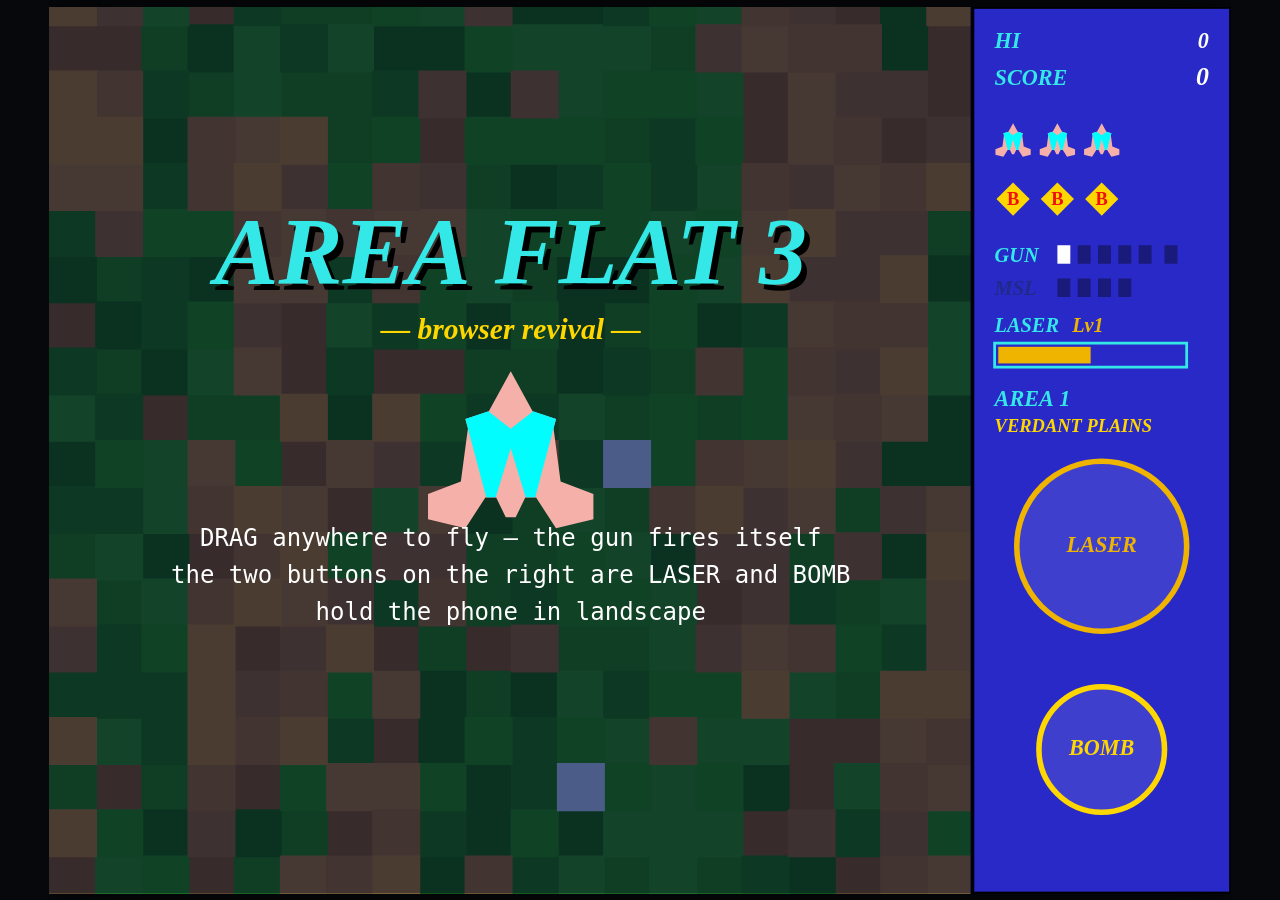
<file: games/area-flat-3-mobile.html>
<!DOCTYPE html>
<html lang="en">
<head>
<meta charset="UTF-8">
<title>AREA FLAT 3 — Revival (Touch)</title>
<meta name="viewport" content="width=device-width,initial-scale=1,maximum-scale=1,user-scalable=no,viewport-fit=cover">
<style>
  html,body{margin:0;padding:0;background:#07080c;height:100%;overflow:hidden;
            display:flex;align-items:center;justify-content:center;}
  html,body{touch-action:none;-webkit-user-select:none;user-select:none;
            -webkit-tap-highlight-color:transparent;overscroll-behavior:none;}
  canvas{cursor:crosshair;background:#000;display:block;box-shadow:0 0 40px rgba(0,0,0,.85);
         touch-action:none;}
  canvas.chunky{image-rendering:pixelated;image-rendering:crisp-edges;}
</style>
</head>
<body>
<canvas id="game"></canvas>
<script>
"use strict";
/* ============================================================
   AREA FLAT 3 — browser revival clone
   Controls: Mouse (move / hold left = shoot, right = laser,
   middle = bomb) or Keyboard (arrows/WASD move, Z shoot,
   X laser, B bomb). M mutes, P pauses.
   ============================================================ */
const cv = document.getElementById('game');
const g  = cv.getContext('2d');
const MOBILE = true;                      // <- the one switch that differs from desktop
const W = 640, H = 480, PW = 500;         // playfield width, HUD is PW..W
const CELL = 25, COLS = PW / CELL;        // terrain mosaic

// ---------- display harness (shared with the arcade shell) ----------
// ?size=fit|1..6  ?style=sharp|chunky ; the shell also pushes live updates
// over postMessage so changing a setting never kills a run.
let SCALE = 1;
(function display(){
  function ls(k){ try{ return localStorage.getItem(k); }catch(e){ return null; } }
  const q = new URLSearchParams(location.search);
  let size  = q.get('size')  || ls('fgr_size')  || 'fit';
  let style = q.get('style') || ls('fgr_style') || 'sharp';
  function apply(){
    let s = (size === 'fit')
      ? Math.min(innerWidth/W, innerHeight/H) * 0.985
      : (parseFloat(size) || 1);
    if(style === 'chunky'){
      s = Math.max(1, Math.floor(s));
      cv.width = W; cv.height = H;
      cv.style.width = (W*s)+'px'; cv.style.height = (H*s)+'px';
      cv.classList.add('chunky');
      SCALE = 1;
    } else {
      s = Math.max(0.35, s);
      const dpr  = Math.min(3, window.devicePixelRatio || 1);
      const cssW = Math.round(W*s), cssH = Math.round(H*s);
      cv.width = Math.round(cssW*dpr); cv.height = Math.round(cssH*dpr);
      cv.style.width = cssW+'px'; cv.style.height = cssH+'px';
      cv.classList.remove('chunky');
      SCALE = (cssW*dpr)/W;
    }
    g.imageSmoothingEnabled = false;
  }
  apply();
  addEventListener('resize', apply);
  addEventListener('message', e=>{
    const d = e.data;
    if(!d || d.t !== 'display') return;
    if(d.size)  size  = d.size;
    if(d.style) style = d.style;
    apply();
  });
})();
function lsGet(k){ try{ return localStorage.getItem(k); }catch(e){ return null; } }
function lsSet(k,v){ try{ localStorage.setItem(k,v); }catch(e){} }
/* Tell the arcade we actually booted. It uses this as proof that framing us
   worked at all — Chrome on Android refuses to load a local file into a
   subframe, so the shell would render fine and then every game came up blank
   with no way for the shell to know. No hello, and the shell stops trying to
   frame us and opens us in the whole tab instead. */
if(window.parent && window.parent !== window)
  try{ window.parent.postMessage({t:'hello'}, '*'); }catch(e){}
function exitToArcade(){
  if(window.parent && window.parent !== window){ window.parent.postMessage({t:'exit'},'*'); return; }
  // running in the whole tab (the arcade's fallback path): the arcade is the
  // previous history entry, so step back to it rather than reloading it cold
  if(history.length > 1) history.back(); else location.href = 'index.html';
}

// ---------- utilities ----------
const rnd  = (a,b)=>a+Math.random()*(b-a);
const irnd = (a,b)=>Math.floor(rnd(a,b+1));
const clamp= (v,a,b)=>v<a?a:v>b?b:v;
const dist2= (x1,y1,x2,y2)=>{const dx=x1-x2,dy=y1-y2;return dx*dx+dy*dy;};
/* ---------------- drop shadows ----------------
   The original casts a SOLID BLACK silhouette down and to the left. Solid is
   the important part: overlapping pieces of one sprite stay flat black, so the
   whole thing is just a second pass with every colour forced to black — no
   alpha compositing or offscreen layer needed.
   Only things that FLY cast one; the parked land turret and the battleships
   sitting in the water do not. */
const SHX = -9, SHY = 15;
let SH = false;
function col(c){ return SH ? '#000000' : c; }
const GROUNDED = { turret:1, ship:1 };
function castsShadow(e){ return !GROUNDED[e.type]; }

/* Compact in place rather than rebuilding. The old code did
   `shots = shots.filter(...)` for shots, bullets, shards, texts, items,
   missiles and enemies EVERY frame — seven throwaway arrays a frame, each one
   garbage a moment later. Same semantics, no allocation. */
function sweep(a, keep){
  let w = 0;
  for(let i=0;i<a.length;i++){ const v = a[i]; if(keep(v)){ if(w!==i) a[w] = v; w++; } }
  a.length = w;
  return a;
}
function poly(pts, fill){ g.beginPath(); g.moveTo(pts[0][0],pts[0][1]);
  for(let i=1;i<pts.length;i++) g.lineTo(pts[i][0],pts[i][1]);
  g.closePath(); g.fillStyle=col(fill); g.fill(); }

// ---------- persistent high score (falls back gracefully) ----------
let highScore = 0;
try { highScore = parseInt(localStorage.getItem('af3hs')||'0',10)||0; } catch(e){}
function saveHS(){ try{ localStorage.setItem('af3hs',''+highScore); }catch(e){} }

// ---------- sound (owned by the arcade shell; on by default) ----------
// ?sound=on|off seeds it, postMessage updates it live, and toggling it in here
// reports back so the shell's control stays in agreement.
let soundOn = (new URLSearchParams(location.search).get('sound') || lsGet('fgr_sound') || 'on') === 'on';
let ac = null;
function setSound(on, tell){
  soundOn = !!on;
  lsSet('fgr_sound', soundOn ? 'on' : 'off');
  if(tell && window.parent && window.parent !== window)
    window.parent.postMessage({t:'sound', on:soundOn}, '*');
}
addEventListener('message', e=>{
  const d = e.data;
  if(d && d.t === 'sound') setSound(d.on, false);
});
/* ---- voices ----------------------------------------------------------------
   Every effect used to wire a fresh oscillator and gain straight to
   ac.destination and then just walk away. o.stop() silences a voice but does
   NOT unwire it, so the graph only ever grew: at a full rate of fire that is
   roughly 150 new nodes a second, and the audio thread walks all of them every
   render quantum. A long run therefore got progressively choppier — which is
   exactly the late-area lag. Now there is one master gain, every voice
   disconnects itself the moment it ends (with a timer as a backstop, because
   onended does not fire if the context is suspended), a hard cap on how many
   can ever be live at once, and a per-effect minimum gap so the gun cannot
   spawn a voice per bullet. */
const VOICES = 20;
let voices = 0, master = null;
const lastAt = Object.create(null);
function beep(type, freq, dur, vol, slide, tag, gap){
  if(!soundOn || voices >= VOICES) return;
  try{
    if(!ac){
      ac = new (window.AudioContext||window.webkitAudioContext)();
      master = ac.createGain(); master.gain.value = 1; master.connect(ac.destination);
    }
    if(ac.state === 'suspended') ac.resume();
    const now = ac.currentTime;
    if(tag){    // throttle repeats of one effect — on the WALL clock, because
                // ac.currentTime freezes whenever the context is suspended and
                // would then throttle the effect to permanent silence
      const t = performance.now();
      if(t - (lastAt[tag] || -1e9) < gap*1000) return;
      lastAt[tag] = t;
    }
    const o = ac.createOscillator(), gn = ac.createGain();
    o.type = type; o.frequency.setValueAtTime(freq, now);
    if(slide) o.frequency.exponentialRampToValueAtTime(Math.max(20, freq+slide), now+dur);
    gn.gain.setValueAtTime(vol, now);
    gn.gain.exponentialRampToValueAtTime(0.0001, now+dur);
    o.connect(gn); gn.connect(master);
    voices++;
    let done = false;
    const release = () => {
      if(done) return; done = true; voices--;
      try{ o.disconnect(); gn.disconnect(); }catch(e){}
    };
    o.onended = release;
    setTimeout(release, (dur + 0.3) * 1000);
    o.start(now); o.stop(now + dur);
  }catch(e){}
}
const sfx = {
  /* Firing is the impact sound again, a major third higher and cut down. Same
     triangle, same downward slide, so the gun and what it lands on are plainly
     the same instrument — which is how the original read. No detune at all:
     one fixed pitch, because the character comes from the envelope, not from
     wobble. Level is matched by EAR to the old square-wave shot rather than by
     number: a triangle carries far less harmonic energy than a square at the
     same amplitude, so .045 of square needs roughly .085 of triangle to land in
     the same place. Still shorter than the impact, so the hits read on top. */
  shot : ()=>beep('triangle', 250, .06, .085, -190, 'shot', 0.05),
  boom : ()=>beep('sawtooth', 140, .3,  .12, -100, 'boom',  0.045),
  big  : ()=>beep('sawtooth',  80, .7,  .18,  -50),
  laser: ()=>beep('sawtooth', 220, .1,  .05,  200, 'laser', 0.08),
  item : ()=>beep('square',   660, .18, .08,  500),
  hit  : ()=>beep('triangle', 200, .15, .1,  -150, 'hit',   0.04),
  burn : ()=>beep('sawtooth', 190, .34, .09, -110),
};

// ---------- input ----------
const keys = {};
let mouseX = PW/2, mouseY = H-80, mouseInPlay = false, useMouse = false;
let mouseFire = false, mouseLaser = false;
addEventListener('keydown', e=>{
  keys[e.code] = true;
  if(['ArrowUp','ArrowDown','ArrowLeft','ArrowRight','Space'].includes(e.code)) e.preventDefault();
  if(e.code==='KeyB') bombRequest = true;
  if(e.code==='KeyM'){ setSound(!soundOn, true); }   // M, not S — S is 'fly down'
  if(e.code==='KeyP' && state==='play') paused = !paused;
  if(e.code==='Escape') exitToArcade();
  if(e.code==='Enter'||e.code==='Space'||e.code==='KeyZ') startRequest = true;
  useMouse = false;
});
addEventListener('keyup', e=>{ keys[e.code] = false; });
cv.addEventListener('mousemove', e=>{
  const r = cv.getBoundingClientRect();
  mouseX = (e.clientX-r.left) * (W/r.width);
  mouseY = (e.clientY-r.top)  * (H/r.height);
  mouseInPlay = mouseX < PW;
  if(mouseInPlay) useMouse = true;
});
cv.addEventListener('mousedown', e=>{
  e.preventDefault();
  // sound toggle hotspot (bottom right HUD)
  if(mouseX>PW+20 && mouseY>H-30){ setSound(!soundOn, true); return; }
  startRequest = true;
  if(e.button===0) mouseFire  = true;
  if(e.button===2) mouseLaser = true;
  if(e.button===1) bombRequest = true;
});
addEventListener('mouseup', e=>{
  if(e.button===0) mouseFire  = false;
  if(e.button===2) mouseLaser = false;
});
cv.addEventListener('contextmenu', e=>e.preventDefault());

/* ---------------- touch controls ----------------
   Left thumb drags the playfield: the ship keeps its offset from your finger
   (clamped so it always rides above it), so you can see what you're flying into.
   The gun fires by itself — there's no sane way to hold a fire button AND steer.
   The right thumb gets two big targets in the HUD column, which is exactly where
   it already rests when the phone is held in landscape. */
const BTN = {
  laser: { x: PW+70, y: 292, r: 46, label:'LASER' },
  bomb : { x: PW+70, y: 402, r: 34, label:'BOMB'  },
};
let dragId = null, dragOX = 0, dragOY = -60;
let touchTX = PW/2, touchTY = H-70, laserTouch = null;
const btnGlow = { laser:0, bomb:0 };
function toCv(t){
  const r = cv.getBoundingClientRect();
  return { x:(t.clientX-r.left)*(W/r.width), y:(t.clientY-r.top)*(H/r.height) };
}
function inBtn(b, p){ return dist2(p.x,p.y,b.x,b.y) < (b.r+10)*(b.r+10); }
function touchDown(e){
  for(const t of e.changedTouches){
    const p = toCv(t);
    if(inBtn(BTN.laser, p)){ laserTouch = t.identifier; mouseLaser = true; btnGlow.laser = 1; continue; }
    if(inBtn(BTN.bomb , p)){ bombRequest = true; btnGlow.bomb = 10; continue; }
    if(p.x < PW && dragId === null){
      dragId = t.identifier;
      dragOX = clamp(shipX - p.x, -80, 80);
      dragOY = clamp(shipY - p.y, -130, -34);   // clears the (now larger) craft
      touchTX = p.x + dragOX; touchTY = p.y + dragOY;
    }
  }
  startRequest = true;
  e.preventDefault();
}
function touchMove(e){
  for(const t of e.changedTouches){
    if(t.identifier !== dragId) continue;
    const p = toCv(t);
    touchTX = p.x + dragOX; touchTY = p.y + dragOY;
  }
  e.preventDefault();
}
function touchUp(e){
  for(const t of e.changedTouches){
    if(t.identifier === dragId) dragId = null;
    if(t.identifier === laserTouch){ laserTouch = null; mouseLaser = false; btnGlow.laser = 0; }
  }
  e.preventDefault();
}
cv.addEventListener('touchstart',  touchDown, {passive:false});
cv.addEventListener('touchmove',   touchMove, {passive:false});
cv.addEventListener('touchend',    touchUp,   {passive:false});
cv.addEventListener('touchcancel', touchUp,   {passive:false});

// ---------- terrain (scrolling pixel mosaic, by biome) ----------
// One shared height field feeds every biome; the biome only decides which
// palette each height band maps to. So the same generator gives you rolling
// plains, a broken coastline, open ocean, ice shelves or a lava caldera.
const TP = {
  GRASS:['#1d7d1d','#218a21','#2a962a','#186f18','#249324'],
  MOSS :['#2f6b3a','#3a7d46','#265a30','#347040'],
  DIRT :['#8a6d3b','#9c7c3f','#7c5f30','#a8853f','#93733a'],
  SAND :['#d8c07a','#e6d090','#c7ac68','#efdca4'],
  SEA  :['#1533cc','#1c3cd8','#0f2ab4','#2244dd'],
  DEEP :['#0a1c6e','#0d2384','#07145c','#102a92'],
  BRINE:['#2a6ea8','#1e5c92','#3580bc','#246590'],
  FOAM :['#7fb0ff','#a8ccff','#6a9cf0','#c2dcff'],
  ICE  :['#bfe6f2','#d8f2fa','#a8d8ea','#e8f8ff'],
  FLOE :['#8fc8e0','#7ab4d2','#a2d6ea','#69a8c8'],
  SNOW :['#eef8ff','#ffffff','#dcecf6'],
  ASH  :['#3a3438','#46403f','#2e2a2e','#514a48'],
  ROCK :['#5a5258','#6a626a','#4a444a','#736a72'],
  LAVA :['#e04a10','#ff7a20','#c03408','#ff9030'],
  EMBER:['#ffc040','#ffe080','#ff9020'],
};
const WET = { SEA:1, DEEP:1, BRINE:1, LAVA:2 };     // 1 = water, 2 = molten
TP.SCORCH = ['#6b5828','#5a4a22','#7a6530','#4a3c1c','#63512a'];   // burnt ground
TP.CRATER = ['#1a1410','#241c14','#120e0a'];                        // blast cores
/* Tiles are stored as colour strings, so a reverse lookup lets a bomb work out
   what it just hit without changing the terrain data structure. */
const COL2KEY = (function(){
  const m = {};
  for(const k in TP) for(const c of TP[k]) m[c] = k;
  return m;
})();
/* A bomb burns the ground it goes off over: land chars, ice melts through to
   meltwater, and open water and lava are left alone. Rows keep their scars as
   they scroll, so the crater drifts away behind you. */
function scorch(cx, cy, R){
  const R2 = R*R, core2 = (R*0.34)*(R*0.34);
  for(let ri=0; ri<terrRows.length; ri++){
    const y = ri*CELL + terrOff - CELL + CELL/2;
    if(Math.abs(y-cy) > R) continue;
    const row = terrRows[ri];
    for(let c=0;c<COLS;c++){
      const x = c*CELL + CELL/2;
      const d2 = (x-cx)*(x-cx) + (y-cy)*(y-cy);
      if(d2 > R2) continue;
      const k = COL2KEY[row[c]];
      if(!k || WET[k] || k==='FOAM' || k==='EMBER' || k==='SCORCH' || k==='CRATER') continue;
      if(k==='ICE' || k==='FLOE' || k==='SNOW'){        // burns straight through
        row[c] = TP.BRINE[irnd(0,TP.BRINE.length-1)];
        continue;
      }
      const pal = (d2 < core2 && Math.random()<0.55) ? TP.CRATER : TP.SCORCH;
      row[c] = pal[irnd(0,pal.length-1)];
    }
  }
}
/* Bands are FRACTIONS of the landscape, not raw noise thresholds — "half of
   this area is water" is the thing you actually want to art-direct. The height
   field's distribution is nowhere near uniform, so we sample it once at load
   and turn those fractions into real thresholds. */
/* The original recurrence summed to exactly 1.0, i.e. an unbounded random walk:
   it could park at one end of its range for a whole screen, so an "ocean" could
   come up all sand. 0.695 gives it a gentle pull back toward the mean over ~40
   rows — still wandering and organic, but a screen now reads as its biome. */
const FIELD_KEEP = 0.695;
function stepField(col, drift){
  const nv = col.slice();
  for(let c=0;c<COLS;c++){
    const l = col[(c+COLS-1)%COLS], r = col[(c+1)%COLS];
    // drift is a slow REGIONAL bias (a wetter stretch, a drier stretch). Its
    // steady-state pull is weight/(1-persistence), so at 0.06 it would swamp
    // the whole range now that the field reverts. 0.012 lands it near +/-0.4.
    nv[c] = clamp(col[c]*FIELD_KEEP + (l+r)*0.14 + rnd(-.42,.42) + drift*0.012, -1.6, 1.9);
  }
  return nv;
}
const QUANT = (function(){
  let col = new Array(COLS).fill(0), drift = 0; const vals = [];
  for(let i=0;i<2600;i++){
    drift += rnd(-.16,.16); drift = clamp(drift,-.9,.9);
    col = stepField(col, drift);
    if(i>150) for(let c=0;c<COLS;c++) vals.push(col[c]);
  }
  vals.sort((a,b)=>a-b);
  const N = vals.length;
  return {
    at  : f => vals[clamp(Math.floor(f*(N-1)), 0, N-1)],          // fraction -> value
    frac: v => {                                                  // value -> fraction
      let lo=0, hi=N-1;
      while(lo<hi){ const m=(lo+hi)>>1; if(vals[m]<v) lo=m+1; else hi=m; }
      return lo/(N-1);
    }
  };
})();
const BIOMES = [
  { id:'plains', name:'VERDANT PLAINS', bands:[[0.12,'SEA'  ],[0.80,'GRASS'],[1,'DIRT']] },
  { id:'coast',  name:'BROKEN COAST',   wet:1, bands:[[0.46,'SEA'  ],[0.86,'GRASS'],[1,'SAND']] },
  { id:'ice',    name:'ICE SHELF',      wet:1, bands:[[0.26,'BRINE'],[0.86,'ICE'  ],[1,'SNOW']] },
  { id:'ocean',  name:'OPEN OCEAN',     wet:1, bands:[[0.90,'SEA'  ],[0.97,'SAND' ],[1,'MOSS']] },
  { id:'volc',   name:'THE CALDERA',    bands:[[0.24,'LAVA' ],[0.82,'ASH'  ],[1,'ROCK']] },
  { id:'delta',  name:'RIVER DELTA',    wet:1, bands:[[0.36,'SEA'  ],[0.80,'MOSS' ],[1,'SAND']] },
  { id:'floes',  name:'DRIFT ICE',      wet:1, bands:[[0.58,'BRINE'],[0.92,'FLOE' ],[1,'ICE' ]] },
  { id:'abyss',  name:'THE ABYSS',      wet:1, bands:[[0.60,'DEEP' ],[0.93,'SEA'  ],[1,'ROCK']] },
];
for(const b of BIOMES) b.th = b.bands.map(q=>[QUANT.at(q[0]), q[1]]);
const TERR_SPD = 1.6;                    // ground scroll; ships ride it
let terrCols = new Array(COLS).fill(0), terrRows = [], terrOff = 0, terrDrift = 0;
let bioCur = BIOMES[0], bioPrev = BIOMES[0], bioMix = 1;
function bandKey(bio, v){
  for(let i=0;i<bio.th.length;i++) if(v < bio.th[i][0]) return bio.th[i][1];
  return bio.th[bio.th.length-1][1];
}
function setBiome(i){
  const b = BIOMES[((i % BIOMES.length) + BIOMES.length) % BIOMES.length];
  if(b === bioCur) return;
  bioPrev = bioCur; bioCur = b; bioMix = 0;
  banner = b.name; bannerT = 150;
}
function makeRow(){
  terrDrift += rnd(-.16,.16); terrDrift = clamp(terrDrift,-.9,.9);
  terrCols = stepField(terrCols, terrDrift);
  if(bioMix < 1) bioMix = Math.min(1, bioMix + 1/30);
  const keys = [];
  for(let c=0;c<COLS;c++){
    const v = terrCols[c] + rnd(-.12,.12);
    // the new biome floods in from the LOW ground up, so a coastline advances
    // along the contours instead of dissolving in as noise
    keys.push(bandKey(QUANT.frac(terrCols[c]) < bioMix ? bioCur : bioPrev, v));
  }
  const row = [];
  for(let c=0;c<COLS;c++){
    let k = keys[c];
    const w = WET[k];
    if(w){                                   // surf line / molten crust edge
      const l = keys[c-1], r = keys[c+1];
      if((l && !WET[l]) || (r && !WET[r])) k = (w === 2 ? 'EMBER' : 'FOAM');
    }
    const pal = TP[k];
    row.push(pal[irnd(0,pal.length-1)]);
  }
  return row;
}
function initTerrain(){
  terrCols = terrCols.map(()=>rnd(-1,1.4));
  bioPrev = bioCur = BIOMES[0]; bioMix = 1;
  terrRows = [];
  for(let i=0;i<Math.ceil(H/CELL)+2;i++) terrRows.unshift(makeRow());
  terrOff = 0;
}
function updateTerrain(speed){
  terrOff += speed;
  while(terrOff >= CELL){ terrOff -= CELL; terrRows.pop(); terrRows.unshift(makeRow()); }
}
/* One fillStyle change per DISTINCT COLOUR rather than one per cell. The mosaic
   is 20x21 cells, so the old loop set fillStyle 420 times and issued 420
   fillRects every frame — on its own about 40% of the whole frame. The palettes
   only hold a handful of colours, so we bucket the cells by colour, merge
   horizontal runs, and stroke each colour as a single path: roughly 15 state
   changes instead of 420. The buckets are reused frame to frame so this costs
   no allocation. */
const terrBucket = new Map();
function drawTerrain(){
  for(const a of terrBucket.values()) a.length = 0;
  for(let ri=0;ri<terrRows.length;ri++){
    const y = ri*CELL + terrOff - CELL;
    if(y>H) break;
    const row = terrRows[ri];
    let c = 0;
    while(c < COLS){
      const k = row[c];
      let e = c+1;
      while(e < COLS && row[e] === k) e++;      // merge the horizontal run
      let a = terrBucket.get(k);
      if(!a){ a = []; terrBucket.set(k, a); }
      a.push(c*CELL, y, (e-c)*CELL + 1);
      c = e;
    }
  }
  for(const [k, a] of terrBucket){
    if(!a.length) continue;
    g.fillStyle = k;
    g.beginPath();
    for(let i=0;i<a.length;i+=3) g.rect(a[i], a[i+1], a[i+2], CELL+1);
    g.fill();
  }
}


/* ---------------- gamepad ----------------
   Polled rather than event-driven, because that's all the Gamepad API offers.
   Analog stick with a deadzone, d-pad as a digital fallback, and edge-detection
   on the buttons that should fire once per press rather than per frame.
   Note: browsers only expose pads after a gesture in THIS document, so the pad
   wakes up on the first button press. */
const PAD = { x:0, y:0, fire:false, laser:false, bomb:false, start:false, on:false };
const padPrev = { bomb:false, start:false, alt:false };
/* Owned by the arcade shell like sound is: ?pad=on|off seeds it, postMessage
   toggles it live, and we report back whenever a pad appears or disappears so
   the shell can show whether one is actually live. */
let padEnabled = (new URLSearchParams(location.search).get('pad')
                  || lsGet('fgr_pad') || 'on') !== 'off';
let padSeen = false;
function padTell(on){
  if(on === padSeen) return;
  padSeen = on;
  if(window.parent && window.parent !== window)
    window.parent.postMessage({t:'padstate', on}, '*');
}
addEventListener('message', e=>{
  const d = e.data;
  if(!d || d.t !== 'padset') return;
  padEnabled = !!d.on;
  lsSet('fgr_pad', padEnabled ? 'on' : 'off');
  if(!padEnabled) padTell(false);
});
function pollPad(){
  if(!padEnabled){ PAD.on=false; PAD.x=PAD.y=0; PAD.fire=PAD.laser=false; PAD.bomb=PAD.start=false; return; }
  const list = navigator.getGamepads ? navigator.getGamepads() : [];
  let gp = null;
  for(const p of list) if(p && p.connected){ gp = p; break; }
  PAD.on = !!gp;
  padTell(!!gp);
  if(!gp){ PAD.x=PAD.y=0; PAD.fire=PAD.laser=false; PAD.bomb=PAD.start=false; return; }
  const btn = i => !!(gp.buttons[i] && gp.buttons[i].pressed);
  const dz = 0.22;
  const ax = gp.axes[0]||0, ay = gp.axes[1]||0;
  PAD.x = Math.abs(ax)>dz ? ax : 0;
  PAD.y = Math.abs(ay)>dz ? ay : 0;
  if(btn(14)) PAD.x = -1;  if(btn(15)) PAD.x = 1;     // d-pad overrides
  if(btn(12)) PAD.y = -1;  if(btn(13)) PAD.y = 1;
  PAD.fire  = btn(0) || btn(7);                        // A / right trigger
  PAD.laser = btn(2) || btn(6) || btn(5);              // X / left trigger / RB
  const bombNow  = btn(1) || btn(4);                   // B / LB
  const startNow = btn(9) || btn(8);                   // start / select
  PAD.bomb  = bombNow  && !padPrev.bomb;
  PAD.start = startNow && !padPrev.start;
  padPrev.bomb = bombNow; padPrev.start = startNow;
}

// ---------- game state ----------
let state='title', paused=false, frame=0, startRequest=false, bombRequest=false;
let score=0, lives=3, bombs=3, nextLifeAt=20000;
let laserGauge=50, laserOn=false, laserXp=0, laserLock=false;
let area=1, areaProg=0, bossActive=false, bossWarn=0;
let shipX=PW/2, shipY=H-70, shipR=9, shipDead=0, inv=0, fireCd=0, power=1;
let shipBank=0, shipPX=PW/2;      // pivot as it banks left and right
let shots=[], enemies=[], ebullets=[], items=[], shards=[], texts=[], missiles=[];
let mslCd=0, mslSide=1;
let spawnCd=60, flash=0, shake=0;
let banner='', bannerT=0, bossName='';
const BOMBMAX = 3;          // 3 reads better on the HUD than 6
const LIVEMAX = 6;          // 6 icons would overflow the 140px HUD panel, hence "x4"

/* ---- primary weapon ------------------------------------------------------
   Follows the original's progression: a single thin WHITE vertical line, which
   thickens into a wall of slightly offset lines, and then converts to the
   YELLOW spread gun at full power. */
const GUN = [ null,
  { cd:7, col:'#ffffff', w:2.0, dmg:1, lanes:[0],                 spread:0    },
  { cd:6, col:'#ffffff', w:2.0, dmg:1, lanes:[-4,4],              spread:0    },
  { cd:5, col:'#ffffff', w:2.0, dmg:1, lanes:[-9,-3,3,9],         spread:0    },
  { cd:5, col:'#ffee00', w:3.0, dmg:2, lanes:[-6,0,6],            spread:0.12 },
  { cd:4, col:'#ffee00', w:3.5, dmg:2, lanes:[-13,-6,0,6,13],     spread:0.13 },
];
const GUNMAX   = 5;        // top firing PATTERN
const GUNRAPID = 6;        // one refire step past it, and that's the rate-of-fire cap
const MSLMAX   = 4;        // then power feeds homing missiles instead
const GUNCAP   = GUNRAPID + MSLMAX;
function gunSpec(){
  const G = GUN[clamp(power,1,GUNMAX)];
  // floor of 3, not 2 — the extra step made the whole game read as easy
  return { G, cd: Math.max(3, G.cd - Math.max(0, Math.min(power,GUNRAPID) - GUNMAX)) };
}
function mslTier(){ return clamp(power - GUNRAPID, 0, MSLMAX); }
/* ---- laser ---------------------------------------------------------------
   Tiers up from how many L pickups you've banked and how deep you've got. */
const LASER = [ null,
  { name:'AMBER',   col:'#eeb400', hot:'#ffe680', w:36, dmg:0.55, drain:0.55 },
  { name:'FUCHSIA', col:'#ff3ec8', hot:'#ffb0e8', w:48, dmg:1.15, drain:0.60 },
  { name:'CYAN',    col:'#28e8ff', hot:'#ccf8ff', w:62, dmg:2.00, drain:0.68 },
  { name:'PLASMA',  col:'#a878ff', hot:'#ffffff', w:78, dmg:3.10, drain:0.80 },
];
const LASERMAX = 4, LASEROVER = 6;   // tiers, then bonus steps
// Purely earned from L pickups — no free tiers for surviving — so that dying
// can take the whole thing away.
function laserRaw(){ return 1 + Math.floor(laserXp/2); }
function laserLv(){ return clamp(laserRaw(), 1, LASERMAX); }
// Past the top tier, every further pickup alternates a wider beam and a harder
// one, so the laser keeps paying off instead of the pickups going to waste.
function laserOver(){ return clamp(laserRaw()-LASERMAX, 0, LASEROVER); }
/* Past the top tier the laser does NOT get stronger — it just covers a little
   more of the screen with each pickup, which is worth having without turning
   into an infinitely scaling win button. */
function laserSpec(){
  const B = LASER[laserLv()], o = laserOver();
  if(!o) return B;
  return { name:B.name, col:B.col, hot:B.hot, drain:B.drain, dmg:B.dmg, w:B.w + o*9 };
}
// enemy fire rates tighten with the area — gently, and with a real floor
function fr(base){ return Math.max(22, Math.round(base - area*2.8)); }
// enemy toughness has to keep pace with the gun, which gets ~15x stronger
function eHp(base, per){ return Math.round(base + per*(area-1)); }

function resetGame(){
  score=0; lives=3; bombs=3; power=1; nextLifeAt=20000;
  laserGauge=50; laserOn=false; laserXp=0; laserLock=false;
  area=1; areaProg=0; bossActive=false; bossWarn=0; bossName='';
  shipX=PW/2; shipY=H-70; shipDead=0; inv=120; fireCd=0; shipBank=0; shipPX=PW/2;
  dragId=null; laserTouch=null; mouseLaser=false; touchTX=PW/2; touchTY=H-70;
  shots=[];enemies=[];ebullets=[];items=[];shards=[];texts=[];missiles=[];
  mslCd=0; mslSide=1;
  spawnCd=50; flash=0; shake=0; banner=''; bannerT=0; shockPending=false; initTerrain();
}

// ---------- explosions (triangle shards, like the original) ----------
const SHARDMAX = 420;                // debris is transient, but cap the spike
function burst(x,y,colors,n,sp){
  n = Math.min(n, SHARDMAX - shards.length);
  for(let i=0;i<n;i++){
    const a=rnd(0,Math.PI*2), s=rnd(sp*.3,sp);
    shards.push({x,y,vx:Math.cos(a)*s,vy:Math.sin(a)*s,
      rot:rnd(0,Math.PI*2), vr:rnd(-.3,.3), size:rnd(5,16),
      col:colors[irnd(0,colors.length-1)], life:irnd(20,40)});
  }
}
function addText(x,y,str,col){ texts.push({x,y,str,col,life:50}); }

/* Decide what a drop IS at the moment it spawns. If bombs are already full the
   bomb never appears in the first place — the player sees the laser or power
   icon fall, rather than a bomb that quietly turns into something else on
   contact. (The pickup-side conversion stays as a safety net for the narrow
   case where bombs fill up while this one is still in the air.) */
/* How kitted-out you currently are, 0..1. Drops thin out as this rises so that
   each one you do get counts for more — and because dying resets your weapons,
   the rate springs back exactly when you need it to. */
function loadout(){
  const g = (clamp(power,1,GUNCAP)-1) / (GUNCAP-1);
  const l = clamp(laserXp,0,(LASERMAX-1+LASEROVER)*2) / ((LASERMAX-1+LASEROVER)*2);
  return clamp(g*0.55 + l*0.45, 0, 1);
}
function wantsDrop(base){ return Math.random() < base * (1 - 0.45*loadout()); }
function dropKind(){
  const r = Math.random();
  let k = r<.40 ? 'P' : r<.74 ? 'L' : 'B';
  if(k==='B' && bombs>=BOMBMAX) k = Math.random()<0.5 ? 'L' : 'P';
  return k;
}

// ---------- enemies ----------
function spawnEnemy(){
  const lv = area, x = rnd(30, PW-30);
  const pool = []; const add=(t,w)=>{ for(let i=0;i<Math.max(0,w);i++) pool.push(t); };
  add('orb', 6); add('redY', 6); add('dart', 5); add('tank', 3);
  if(lv>=2){ add('hex',      lv-1); }      // the heavies arrive one at a time,
  if(lv>=3){ add('weaver',   lv-2); }      // so each one gets to be an event
  if(lv>=4){ add('splitter', lv-3); }
  if(lv>=5){ add('turret',   lv-4); }
  // battleships: mini-mini-bosses, only where there's water to float them
  if(lv>=4 && bioCur.wet && enemies.filter(e=>e.type==='ship').length < 3) add('ship', 1);
  const t = pool[irnd(0,pool.length-1)];
  if(t==='orb'){
    enemies.push({type:'orb', x, y:-20, vx:rnd(-.7,.7), vy:rnd(1,1.6)+lv*.08,
      hp:eHp(1,0.45), r:11, cd:fr(80), pts:100});
  } else if(t==='redY'){
    enemies.push({type:'redY', x, y:-20, base:x, ph:rnd(0,6.28),
      vy:rnd(1.6,2.4)+lv*.12, hp:eHp(1,0.5), r:16, cd:fr(70), pts:150});
  } else if(t==='dart'){
    enemies.push({type:'dart', x, y:-20, vx:(shipX-x)/240, vy:rnd(3,4.2)+lv*.15,
      hp:eHp(1,0.35), r:9, cd:9999, pts:80});
  } else if(t==='tank'){
    enemies.push({type:'tank', x, y:-24, vx:rnd(-.5,.5), vy:.8,
      hp:eHp(5,3), r:16, cd:fr(95), pts:300, drop:wantsDrop(0.95)});
  } else if(t==='hex'){                 // heavy cruiser — 3-round aimed bursts
    enemies.push({type:'hex', x, y:-34, vx:rnd(-.55,.55), vy:rnd(.6,1.0)+lv*.05,
      hp:eHp(9,5), r:23, cd:fr(95), burst:0, pts:600, drop:wantsDrop(0.4)});
  } else if(t==='weaver'){              // dashes to a new station, then sprays
    enemies.push({type:'weaver', x, y:-26, stopY:rnd(60,130),
      tx:x, ty:rnd(60,130), trail:[], vy:1.3,
      hp:eHp(16,8), r:16, cd:fr(60), pts:400});
  } else if(t==='splitter'){            // breaks into two darts when killed
    enemies.push({type:'splitter', x, y:-24, vx:rnd(-.8,.8), vy:1.5+lv*.1,
      hp:eHp(5,3), r:15, cd:fr(105), pts:350, splits:true});
  } else if(t==='turret'){              // turret — parks and shells you
    enemies.push({type:'turret', x, y:-40, vy:1.0, stopY:rnd(70,150), ang:0,
      hp:eHp(16,8), r:26, cd:fr(80), cd2:fr(165), pts:900, drop:wantsDrop(0.5)});
  } else {                              // battleship — kill the guns, then the hull
    /* Both variants ride the scrolling water rather than hovering, so they pass
       by and you either finish them or you don't. Ram one and you die.
        - BROADSIDE slides in from a flank, brakes, and shells you side-on while
          the terrain carries it down at full scroll speed.
        - VERTICAL is under way in the same direction as you, so it falls behind
          more slowly than the land does. */
    const vert = Math.random() < 0.45;
    const face = Math.random() < 0.5 ? -1 : 1;
    const hull = eHp(150, 55), th = eHp(16, 5);
    const spots = vert ? [[-7,-58],[7,-20],[-7,20],[7,58]]
                       : [[-62,-6],[-21,8],[21,-6],[62,8]];
    enemies.push({ type:'ship', vert, face,
      x: vert ? rnd(90, PW-90) : (face>0 ? -120 : PW+120),
      y: vert ? -110 : -50,
      vx: vert ? 0 : face*3.4,
      vy: vert ? 0.85 : TERR_SPD,        // vertical ships are making way
      tx: vert ? 0 : rnd(130, PW-130),
      hp:hull, hpMax:hull, r:46, pts:2200, drop:wantsDrop(0.9),
      turrets: spots.map((q,i)=>({ ox:q[0], oy:q[1], x:0, y:0,
        hp:th, hpMax:th, cd:fr(75)+i*16 })) });
    addText(PW/2, 76, 'BATTLESHIP', '#ffd700');
  }
}

/* ---- bosses: one per area, cycling through five very different fights ---- */
const BOSSES = ['tri','hive','orbital','serpent','fortress'];
const BOSSNAME = { tri:'TRIFOIL', hive:'HIVE CARRIER', orbital:'ORBITAL CROWN',
                   serpent:'SEA SERPENT', fortress:'BULWARK' };
function spawnBoss(){
  const kind = BOSSES[(area-1) % BOSSES.length];
  /* The gun goes from ~9 dps at tier 1 to ~150 at tier 5, and the laser adds up
     to 120 on top, so flat-ish boss hp made late bosses evaporate. This curve
     keeps a fight in the 25-60 second range the whole way up. */
  const hp = Math.round((260 + 300*Math.pow(area-1, 1.55))
                        * (kind==='fortress'?1.35 : kind==='serpent'?1.1 : 1));
  const e = { type:'boss', boss:kind, x:PW/2, y:-90, vx:1.1, vy:.8,
              hp, hpMax:hp, r:52, cd:50, cd2:130, cd3:90, ph:0,
              pts:5000+area*1000 };
  if(kind==='orbital'){
    e.r = 34;
    const ph = Math.round(hp*0.20);      // each pod is a fifth of the crown's bar
    e.pods = [0,1,2,3].map(i=>({ a:i*Math.PI/2, x:0, y:0, hp:ph, hpMax:ph }));
  }
  if(kind==='serpent'){
    e.r = 22; e.trail = []; e.segs = [];
    e.nseg = 7 + Math.min(5, area);
  }
  if(kind==='fortress'){ e.r = 66; e.vx = 0.7; }
  if(kind==='hive'){ e.r = 46; e.spawnCd = 80; }
  enemies.push(e);
  bossActive = true; bossName = BOSSNAME[kind];
}
/* How hard each type leans into a turn. Anything absent flies flat: a turret is
   bolted down, a battleship has its own heading, orbs are spheres. */
const PIVOT = { redY:1.0, weaver:1.0, dart:0.9, splitter:0.6, hex:0.45, tank:0.4 };
function updateBank(e){
  const k = PIVOT[e.type];
  if(!k){ e.bank = 0; return; }
  if(e.px === undefined) e.px = e.x;
  e.bank += (clamp((e.x-e.px)/2.6, -1, 1)*k - e.bank) * 0.20;
  e.px = e.x;
}
function eShoot(e, kind, ox, oy){
  const sx = e.x + (ox||0), sy = e.y + (oy||0);
  const a = Math.atan2(shipY-sy, shipX-sx);
  if(kind==='aim'){
    ebullets.push({x:sx,y:sy,vx:Math.cos(a)*3,vy:Math.sin(a)*3,r:5,col:'#ee1111'});
  } else if(kind==='cyan'){
    ebullets.push({x:sx,y:sy,vx:Math.cos(a)*2.2,vy:Math.sin(a)*2.2,r:7,col:'#28e0e0'});
  } else if(kind==='heavy'){                       // slow fat shell
    ebullets.push({x:sx,y:sy,vx:Math.cos(a)*2.3,vy:Math.sin(a)*2.3,r:10,col:'#ff8a20'});
  } else if(kind==='spray'){                       // 5-wide fan
    for(let i=-2;i<=2;i++){
      const b = a + i*0.21;
      ebullets.push({x:sx,y:sy,vx:Math.cos(b)*2.7,vy:Math.sin(b)*2.7,r:5,col:'#28e0e0'});
    }
  } else if(kind==='ring'){
    const n = 10 + area*2;
    for(let i=0;i<n;i++){
      const b = a + i*(Math.PI*2/n);
      ebullets.push({x:sx,y:sy,vx:Math.cos(b)*2.4,vy:Math.sin(b)*2.4,r:5,col:'#ee1111'});
    }
  } else if(kind==='wall'){                        // curtain with a gap to fly
    const n = 9, gap = irnd(0, n-2);
    for(let i=0;i<n;i++){
      if(i===gap || i===gap+1) continue;
      ebullets.push({x:22 + i*(PW-44)/(n-1), y:sy, vx:0, vy:2.5, r:6, col:'#ee44aa'});
    }
  } else if(kind==='spiral'){
    e.ph = (e.ph||0) + 0.55;
    for(let i=0;i<3;i++){
      const b = e.ph + i*(Math.PI*2/3);
      ebullets.push({x:sx,y:sy,vx:Math.cos(b)*2.6,vy:Math.sin(b)*2.6,r:5,col:'#ffd700'});
    }
  }
}
/* Enemies with destructible parts expose them here for hit testing.
   ORDER MATTERS: sub-parts must come before the core, because collision takes
   the first overlapping part. The battleship's inner turrets sit inside the
   hull's own radius — list the hull first and those two turrets become
   unhittable, since every shot sparks off the shielded hull instead. */
function enemyParts(e){
  if(e.boss==='serpent'){
    const a=[];
    for(const sg of (e.segs||[])) a.push({x:sg.x,y:sg.y,r:13});
    a.push({x:e.x,y:e.y,r:e.r,core:true});
    return a;
  }
  if(e.boss==='orbital'){
    const a=[];
    for(const pd of e.pods) if(pd.hp>0) a.push({x:pd.x,y:pd.y,r:17,pod:pd});
    a.push({x:e.x,y:e.y,r:e.r,core:true});
    return a;
  }
  if(e.type==='ship'){
    const a=[];
    for(const tu of e.turrets) if(tu.hp>0) a.push({x:tu.x,y:tu.y,r:18,turret:tu});
    // long thin hull: three circles down its axis fit it far better than one
    const seg = e.vert ? [[0,-52],[0,0],[0,52]] : [[-52,0],[0,0],[52,0]];
    for(const q of seg) a.push({x:e.x+q[0], y:e.y+q[1], r:27, core:true});
    return a;
  }
  return [{x:e.x,y:e.y,r:e.r,core:true}];
}
function podsLeft(e){ return e.boss==='orbital' && e.pods.some(p=>p.hp>0); }
function gunsLeft(e){ return e.type==='ship' && e.turrets.some(t=>t.hp>0); }
/* Hull/core is untouchable until its parts are gone. */
function shielded(e){ return podsLeft(e) || gunsLeft(e); }
/* ---- boss behaviour: five distinct fights ------------------------------- */
function bossUpdate(e){
  const K = e.boss;
  if(K==='serpent'){
    // snakes across the screen; the body trails the head along its own path
    e.ph += 0.021;
    e.x = PW/2 + Math.sin(e.ph)*(PW/2-46);
    e.y = 74 + Math.sin(e.ph*2.3)*34;
    e.trail.unshift({x:e.x,y:e.y});
    if(e.trail.length > 200) e.trail.pop();
    e.segs = [];
    for(let i=1;i<=e.nseg;i++){
      const t = e.trail[Math.min(e.trail.length-1, i*11)];
      if(t) e.segs.push({x:t.x,y:t.y});
    }
    if(--e.cd<=0){ eShoot(e,'aim'); eShoot(e,'spray'); e.cd=Math.max(20,54-area*3); }
    if(--e.cd2<=0){ eShoot(e,'spiral'); e.cd2=Math.max(26,60-area*3); }
    return;
  }
  if(K==='fortress'){
    if(e.y<58) e.y+=e.vy; else { e.x+=e.vx; if(e.x<90||e.x>PW-90) e.vx*=-1; }
    if(e.y>40){
      if(--e.cd<=0){ eShoot(e,'wall',0,34); e.cd=Math.max(52,118-area*7); }
      if(--e.cd2<=0){ eShoot(e,'aim',-52,26); eShoot(e,'aim',52,26); e.cd2=Math.max(22,54-area*4); }
      if(--e.cd3<=0){ eShoot(e,'heavy',0,30); e.cd3=Math.max(60,140-area*8); }
    }
    return;
  }
  if(K==='orbital'){
    if(e.y<98) e.y+=e.vy; else { e.x+=e.vx; if(e.x<86||e.x>PW-86) e.vx*=-1; }
    e.ph += 0.019;
    const live = e.pods.filter(p=>p.hp>0).length;
    const R = 62 + (4-live)*5;
    for(const pd of e.pods){
      pd.x = e.x + Math.cos(pd.a + e.ph)*R;
      pd.y = e.y + Math.sin(pd.a + e.ph)*R*0.72;
    }
    if(e.y>60){
      if(--e.cd<=0){                       // each surviving pod fires
        for(const pd of e.pods) if(pd.hp>0) eShoot(e,'aim', pd.x-e.x, pd.y-e.y);
        e.cd = Math.max(24, 64-area*4);
      }
      // stripped of its pods the core goes berserk
      if(--e.cd2<=0){ eShoot(e, live?'ring':'spiral'); e.cd2 = live?Math.max(80,150-area*8):26; }
    }
    return;
  }
  if(K==='hive'){
    if(e.y<80) e.y+=e.vy; else { e.x+=e.vx; if(e.x<74||e.x>PW-74) e.vx*=-1; }
    if(e.y>50){
      if(--e.cd<=0){ eShoot(e,'aim',-34,18); eShoot(e,'aim',34,18); e.cd=Math.max(20,50-area*3); }
      if(--e.cd2<=0){ eShoot(e,'spray',0,22); e.cd2=Math.max(60,120-area*7); }
      if(--e.spawnCd<=0){                  // launches escorts from its bays
        e.spawnCd = Math.max(46, 110-area*8);
        for(const sd of [-1,1])
          enemies.push({type:'orb', x:e.x+sd*30, y:e.y+16, vx:sd*0.6, vy:1.3,
            hp:eHp(1,0.45), r:11, cd:fr(90), pts:100});
      }
    }
    return;
  }
  // 'tri' — the original trifoil
  if(e.y<95) e.y+=e.vy; else { e.x+=e.vx; if(e.x<80||e.x>PW-80) e.vx*=-1; }
  if(e.y>60){
    if(--e.cd<=0){ eShoot(e,'aim'); eShoot(e,'aim'); e.cd=Math.max(18,42-area*3); }
    if(--e.cd2<=0){ eShoot(e,'ring'); e.cd2=Math.max(90,170-area*10); }
  }
}
function killEnemy(e){
  score += e.pts; addText(e.x, e.y, ''+e.pts, '#ffffff');
  laserGauge = clamp(laserGauge + (e.type==='boss'?30:3), 0, 100);
  if(e.type==='boss'){
    burst(e.x,e.y,['#ffffff','#28e0e0','#ee1111','#111111','#00cc44'],52,7);
    burst(e.x,e.y,['#ffffff','#ffd700'],22,4);
    sfx.big(); shake=24; flash=12;
    bossActive=false; bossName=''; area++; areaProg=0; bombs=Math.min(bombs+1,BOMBMAX);
    addText(PW/2, H/2, 'AREA '+(area-1)+' CLEAR', '#ffff00');
    setBiome(area-1);                       // new area, new landscape
    for(let i=0;i<2;i++)
      items.push({x:e.x+rnd(-40,40), y:e.y, vy:1.0, kind: i?'L':'P', ph:0});
  } else {
    const cols = e.type==='redY'     ? ['#ee1111','#ffffff','#111111','#00cc44']
              : e.type==='orb'      ? ['#28e0e0','#ffffff','#111111']
              : e.type==='dart'     ? ['#ffffff','#dddddd','#111111']
              : e.type==='hex'      ? ['#8ad8f0','#ffffff','#ee1111','#28506a']
              : e.type==='weaver'   ? ['#ff42d2','#ffffff','#111111','#7a1060']
              : e.type==='splitter' ? ['#00cc44','#ffffff','#111111']
              : e.type==='turret'   ? ['#aaaaaa','#ffd700','#111111','#555555']
              : e.type==='ship'     ? ['#6d7c88','#ffd700','#ffffff','#2b3238','#ee1111']
              : ['#ffd700','#aaaaaa','#ffffff','#111111'];
    const big = e.type==='tank'||e.type==='hex'||e.type==='turret';
    if(e.type==='ship'){
      for(const tu of e.turrets) burst(tu.x, tu.y, cols, 10, 5);
      burst(e.x,e.y,cols,40,8); burst(e.x,e.y,['#ffffff','#ffd700'],16,4);
      sfx.big(); shake=18; flash=8;
    } else {
      burst(e.x,e.y,cols, big?24:12, big?5:4);
      sfx.boom();
    }
    if(e.splits){                           // breaks into two angry darts
      for(const sd of [-1,1])
        enemies.push({type:'dart', x:e.x+sd*10, y:e.y, vx:sd*1.5, vy:2.6+area*.12,
          hp:eHp(1,0.35), r:9, cd:9999, pts:60});
    }
    if(e.drop) items.push({x:e.x, y:e.y, vy:1.1, kind:dropKind(), ph:0});
  }
  if(score>highScore){ highScore=score; saveHS(); }
}
/* Checked every frame, not just on a kill — score also comes from pickups, and
   an extra life shouldn't sit waiting for you to shoot something. */
function checkExtraLife(){
  if(score < nextLifeAt) return;
  nextLifeAt += 30000;
  if(lives < LIVEMAX){ lives++; addText(shipX, shipY-30, '1UP', '#00ff66'); }
  else { score += 5000; addText(shipX, shipY-30, 'BONUS', '#ffd700'); }
  sfx.item();
}

// ---------- player ----------
let shockPending = false;
function hitPlayer(){
  if(inv>0 || shipDead>0) return;
  burst(shipX,shipY,['#ffb0a0','#ffffff','#28e0e0','#111111'],26,5);
  sfx.big(); shake=22; flash=20;
  lives--; shipDead=80; laserOn=false;
  shockPending = true;                 // your wreck takes the screen with it
  if(lives<0){ state='gameover'; saveHS(); }
}
/* Deferred to the end of update(): hitPlayer can fire from inside the enemy and
   bullet loops, and reassigning those arrays mid-iteration would be undone. */
function shockwave(){
  ebullets.length = 0;
  scorch(shipX, shipY, 135);          // your wreck scars the ground too
  burst(shipX, shipY, ['#ffffff','#ffd700','#28e0e0','#ee1111'], 34, 9);
  for(const e of enemies){
    if(e.type==='boss') continue;      // bosses ride it out untouched
    burst(e.x, e.y, ['#ffffff','#ffd700','#ee1111'], 9, 4);
    e.gone = true;                     // vaporised, but no points: this isn't a reward
  }
  sweep(enemies, e => !e.gone);
}
function updatePlayer(){
  if(shipDead>0){
    shipDead--;
    if(shipDead===0 && lives>=0){
      shipX=PW/2; shipY=H-70; inv=140;
      power = Math.max(1, power-1);      // gun drops a tier...
      laserXp = 0;                       // ...and the laser goes all the way back
      laserGauge = 50; laserLock = false;
    }
    return;
  }
  if(inv>0) inv--;
  const spd = 4.6;
  let kx=0, ky=0;
  if(keys['ArrowLeft']||keys['KeyA']) kx-=1;
  if(keys['ArrowRight']||keys['KeyD']) kx+=1;
  if(keys['ArrowUp']||keys['KeyW']) ky-=1;
  if(keys['ArrowDown']||keys['KeyS']) ky+=1;
  if(MOBILE && dragId !== null){
    shipX += (touchTX-shipX)*0.5; shipY += (touchTY-shipY)*0.5;
  } else if(PAD.x || PAD.y){ useMouse=false;
    const n = Math.max(1, Math.hypot(PAD.x, PAD.y));
    shipX += PAD.x/n*spd; shipY += PAD.y/n*spd;
  } else if(kx||ky){ useMouse=false;
    const n=Math.hypot(kx,ky); shipX+=kx/n*spd; shipY+=ky/n*spd;
  } else if(useMouse && mouseInPlay){
    shipX += (mouseX-shipX)*0.35; shipY += (mouseY-shipY)*0.35;
  }
  shipX = clamp(shipX, 21, PW-21); shipY = clamp(shipY, 30, H-24);
  shipBank += (clamp((shipX-shipPX)/4.6, -1, 1) - shipBank) * 0.20;
  shipPX = shipX;

  // shooting
  const wantFire = MOBILE || PAD.fire || keys['KeyZ']||keys['Space']||mouseFire;
  if(fireCd>0) fireCd--;
  if(wantFire && fireCd===0){
    const { G, cd } = gunSpec();
    fireCd = cd;
    for(const L of G.lanes)
      shots.push({ x:shipX+L, y:shipY-21, vx:L*G.spread, vy:-12,
                   col:G.col, w:G.w, dmg:G.dmg });
    sfx.shot();
  }
  // laser
  /* Run it dry and it locks out until the gauge is FULL again — so the laser is
     something you spend in judged bursts, not a button you lean on. */
  const LS = laserSpec();
  const wantLaser = PAD.laser || keys['KeyX']||mouseLaser;
  laserOn = wantLaser && laserGauge>0 && !laserLock;
  if(laserOn){
    laserGauge -= LS.drain;
    if(frame%6===0) sfx.laser();
    if(laserGauge<=0){ laserGauge=0; laserOn=false; laserLock=true; sfx.burn(); }
  } else {
    laserGauge = clamp(laserGauge+0.07, 0, 100);
    if(laserLock && laserGauge>=100) laserLock=false;
  }
  /* Homing missiles. Power past the rate-of-fire cap opens launch rails; they
     alternate left and right, arc onto a random enemy, and — deliberately — do
     not fire at all when the screen is empty. */
  if(mslTier()>0 && shipDead===0){
    if(--mslCd<=0){
      const live = enemies.filter(e=>e.y>-12 && e.y<H-16 && e.hp>0);
      if(live.length){
        if(missiles.length < 2 + mslTier()*3){
          mslSide *= -1;
          missiles.push({ x:shipX + mslSide*22, y:shipY+3,
            a: mslSide>0 ? -0.55 : Math.PI+0.55,     // out and over, then it turns in
            sp: 2.6, tgt: live[irnd(0,live.length-1)], life:170 });
        }
        mslCd = Math.max(11, 40 - mslTier()*6);
      } else mslCd = 8;                              // nothing to shoot at: check back soon
    }
  }
  // bomb
  if(bombRequest){ bombRequest=false;
    if(bombs>0 && state==='play'){
      bombs--; flash=14; shake=18; sfx.big();
      scorch(shipX, shipY-40, 185);
      ebullets=[];
      for(const e of enemies){
        if(e.type==='boss'){
          e.hp -= Math.max(25, e.hpMax*0.07);
          if(e.pods) for(const pd of e.pods) if(pd.hp>0) pd.hp -= pd.hpMax*0.07;
        } else {
          e.hp -= 9999;
          // a bomb is a panic button, not a farming tool: nothing it kills pays out
          e.drop = false;
          e.splits = false;
        }
        burst(e.x,e.y,['#ffffff','#ffd700'],6,3);
      }
      burst(shipX,shipY-60,['#ffffff','#ffd700','#ee1111','#28e0e0'],40,8);
    }
  }
}

// ---------- update ----------
function update(){
  frame++;
  pollPad();
  if(PAD.bomb)  bombRequest  = true;
  if(PAD.start) { if(state==='play') paused = !paused; else startRequest = true; }
  if(PAD.fire && state!=='play') startRequest = true;
  updateTerrain(state==='play' ? TERR_SPD : 0.8);
  if(state!=='play'){
    if(startRequest){ startRequest=false;
      if(state==='title'||state==='gameover'){ resetGame(); state='play'; }
    }
    // ambient shards decay on menus
    sweep(shards, s=>{s.x+=s.vx;s.y+=s.vy;s.rot+=s.vr;return --s.life>0;});
    return;
  }
  startRequest=false;
  if(paused) return;

  updatePlayer();

  // area progression
  if(!bossActive && shipDead===0){
    // brisker through the opening so the first two areas don't drag
    areaProg += 0.036 + Math.max(0, 3-area)*0.012;   // a1 ~28s, a2 ~35s, a3+ ~46s
    if(areaProg>=100 && !bossActive){
      areaProg=100;
      if(bossWarn===0) bossWarn=130;
    }
  }
  if(bossWarn>0){ bossWarn--; if(bossWarn===0) spawnBoss(); }

  // spawn small enemies
  if(!bossActive && bossWarn===0){
    if(--spawnCd<=0){ spawnEnemy(); spawnCd = Math.max(18, 45-area*2.2) + irnd(0,16); }
  }

  // shots
  sweep(shots, s=>{ s.x+=s.vx; s.y+=s.vy; return s.y>-20 && s.x>-10 && s.x<PW+10; });

  // enemies
  const LSPEC = laserSpec();
  for(const e of enemies){
    if(e.type==='orb'){ e.x+=e.vx; e.y+=e.vy;
      if(e.x<12||e.x>PW-12) e.vx*=-1;
      if(--e.cd<=0){ eShoot(e,'aim'); e.cd=fr(100)+irnd(0,30); }
    } else if(e.type==='redY'){ e.ph+=.05; e.x=e.base+Math.sin(e.ph)*70; e.y+=e.vy;
      if(--e.cd<=0){ eShoot(e, Math.random()<.5?'aim':'cyan'); e.cd=fr(90)+irnd(0,30); }
    } else if(e.type==='dart'){ e.x+=e.vx; e.y+=e.vy;
    } else if(e.type==='tank'){ e.x+=e.vx; e.y+=e.vy;
      if(e.x<20||e.x>PW-20) e.vx*=-1;
      if(--e.cd<=0){ eShoot(e,'cyan'); e.cd=fr(105)+irnd(0,25); }
    } else if(e.type==='hex'){          // cruiser: drifts, 3-round aimed bursts
      e.x+=e.vx; e.y+=e.vy;
      if(e.x<26||e.x>PW-26) e.vx*=-1;
      if(e.y>200) e.vy = -Math.abs(e.vy)*0.5;
      if(e.burst>0){ if(frame%7===0){ eShoot(e,'aim',0,14); e.burst--; } }
      else if(--e.cd<=0){ e.burst=3; e.cd=fr(110)+irnd(0,20); }
    } else if(e.type==='weaver'){
      /* Fires, then DASHES to a new station — eased, over about 20 frames, with
         a smear behind it. It used to snap straight to base+sin(ph)*190 the
         instant it reached station, which teleported it up to 190px sideways
         (often clean off the screen). */
      if(e.y < e.stopY){ e.y += e.vy; e.tx = e.x; e.ty = e.stopY; }
      else {
        // eased approach, but SPEED-CAPPED: a plain lerp toward a target 400px
        // away still lurches ~68px on its first frame, which reads as a blink
        const dx = e.tx - e.x, dy = e.ty - e.y, d = Math.hypot(dx, dy);
        if(d > 0.4){
          const step = Math.min(d, Math.min(8, d*0.17));
          e.x += dx/d*step; e.y += dy/d*step;
        }
        if(--e.cd<=0){
          eShoot(e,'spray',0,12);
          e.cd = fr(70)+irnd(0,22);
          e.tx = clamp(e.x + rnd(-190,190), 48, PW-48);   // a short hop, not a jump
          e.ty = clamp(e.y + rnd(-70,70), 48, 168);
        }
      }
      e.trail.unshift({x:e.x, y:e.y});
      if(e.trail.length > 7) e.trail.pop();
    } else if(e.type==='splitter'){ e.x+=e.vx; e.y+=e.vy;
      if(e.x<18||e.x>PW-18) e.vx*=-1;
      if(--e.cd<=0){ eShoot(e,'aim'); e.cd=fr(115)+irnd(0,25); }
    } else if(e.type==='turret'){       // parks and shells you
      if(e.y<e.stopY) e.y+=e.vy;
      e.ang = Math.atan2(shipY-e.y, shipX-e.x);
      if(e.y>=e.stopY-1){
        if(--e.cd<=0){ eShoot(e,'heavy',Math.cos(e.ang)*16,Math.sin(e.ang)*16); e.cd=fr(95)+irnd(0,20); }
        if(--e.cd2<=0){ eShoot(e,'ring'); e.cd2=fr(200)+irnd(0,40); }
      }
    } else if(e.type==='ship'){
      e.y += e.vy;                       // always carried along by the water
      if(!e.vert){                       // broadside: run in, then brake and hold
        const d = e.tx - e.x;
        if(Math.abs(d) > 4){ e.vx = Math.max(-3.4, Math.min(3.4, d*0.055)); e.x += e.vx; }
        else e.vx = 0;
      }
      for(const tu of e.turrets){
        tu.x = e.x + tu.ox; tu.y = e.y + tu.oy;
        if(tu.hp<=0 || tu.y < 6) continue;
        if(--tu.cd<=0){
          eShoot(e, Math.random()<.45 ? 'heavy' : 'aim', tu.ox, tu.oy);
          tu.cd = fr(90)+irnd(0,34);
        }
      }
    } else if(e.type==='boss'){
      bossUpdate(e);
    }
    // laser hit — the beam damages whatever it overlaps, harder at higher tiers
    if(laserOn && shipDead===0 && e.y<shipY){
      for(const pt of enemyParts(e)){
        if(Math.abs(pt.x-shipX) < LSPEC.w/2 + pt.r){
          if(pt.pod) pt.pod.hp -= LSPEC.dmg;
          else if(pt.turret) pt.turret.hp -= LSPEC.dmg;
          else if(!shielded(e)) e.hp -= LSPEC.dmg;
          if(frame%4===0) burst(pt.x+rnd(-8,8), pt.y+rnd(-8,8), [LSPEC.hot,'#ffffff'],1,2);
          break;
        }
      }
    }
  }
  for(const e of enemies) updateBank(e);

  // shot vs enemy (and vs boss sub-parts)
  for(const s of shots){
    for(const e of enemies){
      if(e.hp<=0) continue;
      let hit = null;
      for(const pt of enemyParts(e))
        if(dist2(s.x,s.y,pt.x,pt.y) < (pt.r+4)*(pt.r+4)){ hit = pt; break; }
      if(!hit) continue;
      s.dead = true;
      if(hit.pod){ hit.pod.hp -= s.dmg;
        if(hit.pod.hp<=0) burst(hit.x,hit.y,['#ffd700','#ffffff','#111111'],14,4);
        else { sfx.hit(); burst(s.x,s.y,['#ffffff'],2,2); }
      } else if(hit.turret){ hit.turret.hp -= s.dmg;
        if(hit.turret.hp<=0){ burst(hit.x,hit.y,['#ffd700','#ffffff','#2b3238'],16,4); sfx.boom(); }
        else { sfx.hit(); burst(s.x,s.y,['#ffffff'],2,2); }
      } else if(shielded(e)){          // hull/core is armoured until its guns go
        burst(s.x,s.y,['#8ad8f0'],3,2);
      } else {
        e.hp -= s.dmg;
        if(e.hp>0){ sfx.hit(); burst(s.x,s.y,['#ffffff'],2,2); }
      }
      // landing hits trickles the laser back, so a long boss fight has a rhythm:
      // shoot to build the gauge, spend it in bursts
      laserGauge = clamp(laserGauge + s.dmg*0.10, 0, 100);
      break;
    }
  }
  sweep(shots, s=>!s.dead);
  // cull / kill
  const keep=[];
  for(const e of enemies){
    if(e.hp<=0){ killEnemy(e); continue; }
    const pad = e.type==='ship' ? 210 : 60;
    if(e.y > H+70 || e.x < -pad || e.x > PW+pad) continue;
    // ram player — long or segmented enemies check their whole silhouette
    if(shipDead===0){
      if(e.type==='ship' || e.boss==='serpent'){
        for(const pt of enemyParts(e))
          if(dist2(pt.x,pt.y,shipX,shipY) < (pt.r+shipR)*(pt.r+shipR)){ hitPlayer(); break; }
      } else if(dist2(e.x,e.y,shipX,shipY) < (e.r+shipR)*(e.r+shipR)) hitPlayer();
    }
    keep.push(e);
  }
  enemies=keep;

  // enemy bullets
  sweep(ebullets, b=>{
    b.x+=b.vx; b.y+=b.vy;
    // the laser is a shield as well as a weapon: it eats what flies into it
    if(laserOn && shipDead===0 && b.y < shipY-6 && Math.abs(b.x-shipX) < LSPEC.w/2){
      if(frame%2===0) burst(b.x, b.y, [LSPEC.hot,'#ffffff'], 1, 1.6);
      return false;
    }
    if(shipDead===0 && inv<=0 && dist2(b.x,b.y,shipX,shipY) < (b.r+shipR)*(b.r+shipR)){
      hitPlayer(); return false;
    }
    return b.x>-15 && b.x<PW+15 && b.y>-15 && b.y<H+15;
  });

  // missiles
  sweep(missiles, m=>{
    if(!m.tgt || m.tgt.hp<=0 || !enemies.includes(m.tgt)){
      const live = enemies.filter(e=>e.y>-12 && e.y<H-16 && e.hp>0);
      m.tgt = live.length ? live[irnd(0,live.length-1)] : null;
    }
    if(m.tgt){                                   // turn-rate limited, so it arcs
      let d = Math.atan2(m.tgt.y-m.y, m.tgt.x-m.x) - m.a;
      while(d >  Math.PI) d -= Math.PI*2;
      while(d < -Math.PI) d += Math.PI*2;
      m.a += clamp(d, -0.105, 0.105);
    }
    m.sp = Math.min(7.4, m.sp + 0.17);
    m.x += Math.cos(m.a)*m.sp; m.y += Math.sin(m.a)*m.sp;
    if(frame%3===0) shards.push({x:m.x, y:m.y, vx:0, vy:0.35, rot:0, vr:0,
                                 size:2.2, col:'#ff9a30', life:8});
    for(const e of enemies){
      if(e.hp<=0) continue;
      let hit = null;
      for(const pt of enemyParts(e))
        if(dist2(m.x,m.y,pt.x,pt.y) < (pt.r+5)*(pt.r+5)){ hit = pt; break; }
      if(!hit) continue;
      if(hit.pod) hit.pod.hp -= 3;
      else if(hit.turret) hit.turret.hp -= 3;
      else if(!shielded(e)) e.hp -= 3;
      burst(m.x, m.y, ['#ffd090','#ffffff','#ff8020'], 7, 3);
      sfx.hit();
      return false;
    }
    return --m.life>0 && m.x>-40 && m.x<PW+40 && m.y>-40 && m.y<H+40;
  });

  // items
  sweep(items, it=>{
    it.y+=it.vy; it.ph+=.1;
    if(dist2(it.x,it.y,shipX,shipY) < 30*30 && shipDead===0){
      sfx.item();
      // safety net only — dropKind() already keeps bombs from spawning at full
      if(it.kind==='B' && bombs>=BOMBMAX) it.kind = Math.random()<0.5 ? 'L' : 'P';
      if(it.kind==='B'){ bombs=Math.min(bombs+1,BOMBMAX); addText(it.x,it.y,'BOMB','#ffd700'); }
      if(it.kind==='L'){
        const wasLv = laserLv(), wasOv = laserOver();
        laserXp++;
        laserGauge = clamp(laserGauge+40,0,100);
        if(laserLv()>wasLv){ addText(it.x,it.y,'LASER Lv'+laserLv(),'#ffffff'); flash=8; score+=1500; }
        else if(laserOver()>wasOv){ addText(it.x,it.y,'BEAM WIDE','#ffffff'); score+=1200; }
        else addText(it.x,it.y,'LASER','#ff44ff');
      }
      if(it.kind==='P'){
        const was = power;
        power = Math.min(power+1, GUNCAP);
        const label = was>=GUNCAP   ? 'BONUS'
                    : was>=GUNRAPID ? 'MISSILE'
                    : was>=GUNMAX   ? 'RAPID'
                    : power>=4      ? 'SPREAD' : 'POWER';
        addText(it.x,it.y, label,
                was>=GUNRAPID ? '#ff9a30' : was>=GUNMAX ? '#35e8e8'
                              : power>=4 ? '#ffee00' : '#28e0e0');
        score += was>=GUNCAP ? 1200 : was>=GUNMAX ? 900 : 500;
      }
      return false;
    }
    return it.y < H+20;
  });

  if(shockPending){ shockPending = false; shockwave(); }
  checkExtraLife();
  if(score>highScore){ highScore=score; saveHS(); }

  // shards & texts
  sweep(shards, s=>{ s.x+=s.vx; s.y+=s.vy; s.vx*=.96; s.vy*=.96; s.rot+=s.vr; return --s.life>0; });
  sweep(texts,  t=>{ t.y-=.6; return --t.life>0; });
  if(flash>0) flash--;
  if(shake>0) shake--;
  if(bannerT>0) bannerT--;
}

// ---------- drawing ----------
/* ROLL, not yaw — and done the way the original did it.
   The sprite behaves like flat 2D geometry rolled about its own forward axis and
   viewed orthographically from above. Project that and every horizontal distance
   scales by cos(theta) while vertical ones don't move at all: the craft simply
   narrows. No rotation (that would be yaw, swinging the nose away from where the
   guns fire) and no shear (that fakes a perspective this view doesn't have).
   Because the shadow pass runs the same code, the shadow narrows with it. */
const ROLLMAX = 0.85;                 // radians at full deflection (~49 degrees)
function roll(b){
  if(!b) return;
  g.scale(Math.cos(clamp(b,-1,1) * ROLLMAX), 1);
}
/* Enemy fighters lean differently, and the original is clear about it: their
   noses visibly swing toward the way they're sliding — that's yaw — with only a
   token bank on top. They can do that because they shoot at the player rather
   than straight down the screen, so a turned nose still points at what it's
   firing at. The player keeps pure roll for exactly the opposite reason.
   Enemy art faces DOWN (+y), so a positive lean needs a negative rotation to
   swing the nose to the right. */
const YAWMAX = 0.32, ELEAN = 0.45;    // ~18 degrees of yaw, ~10% of squash
function lean(b){
  if(!b) return;
  const k = clamp(b,-1,1);
  g.rotate(-k * YAWMAX);
  g.scale(Math.cos(k * ELEAN), 1);
}
/* Player craft scale. The sprite is authored at roughly 40x38 units; this is
   the multiplier that puts it on screen. Collision radius, muzzle offsets,
   the playfield clamp and the pickup reach all follow from it. */
const SHIPS = 1.5;
function drawShip(x,y,s,bank){
  g.save(); g.translate(x,y); g.scale(s,s);
  roll(bank);
  /* Vectorised straight off the player's own trace of the original sprite, then
     mirrored about the centreline so it is exactly symmetric. Two flat colours,
     hard edges, no gradients and no AA-soft outlines — same as everything else
     on screen. Pink body: pointed nose, a shoulder flare, low swept wings with
     blunt square tips, and a flat-bottomed tail between them. Cyan core: an M —
     two peaks either side of the nose, notched at the top, splitting into two
     legs at the bottom. */
  poly([[0,-19.0],[-5.3,-9.3],[-10.9,-7.5],[-10.3,-5.3],[-12.0,7.5],
        [-19.9,10.5],[-19.9,16.6],[-10.9,18.8],[-6.1,11.4],[-3.5,11.4],
        [-1.2,16.1],[1.2,16.1],[3.5,11.4],[6.1,11.4],[10.9,18.8],
        [19.9,16.6],[19.9,10.5],[12.0,7.5],[10.3,-5.3],[10.9,-7.5],
        [5.3,-9.3]], '#f5b0a9');
  poly([[-5.4,-9.4],[-10.9,-7.5],[-5.9,11.3],[-3.6,11.3],[0,-0.5],
        [3.6,11.3],[5.9,11.3],[10.9,-7.5],[5.4,-9.4],[0,-5.2]], '#02fdff');
  g.restore();
}
function drawEnemy(e){
  g.save(); g.translate(e.x,e.y);
  lean(e.bank);                       // yaw into the slide, slight bank
  if(e.type==='orb'){
    g.fillStyle = col('#28e0e0'); g.beginPath();
    for(let i=0;i<8;i++){ const a=Math.PI/8 + i*Math.PI/4;
      const px=Math.cos(a)*e.r, py=Math.sin(a)*e.r;
      i?g.lineTo(px,py):g.moveTo(px,py); }
    g.closePath(); g.fill();
  } else if(e.type==='redY'){
    /* Matched to the original: a green fuselage standing proud above a red Y —
       two thick swept arms meeting a spine that runs down to the nose — with a
       green flash tucked under each arm root. ~30% bigger than it used to be. */
    poly([[-6,-18],[6,-18],[7,-7],[4,0],[0,5],[-4,0],[-7,-7]], '#00cc44');
    poly([[-17,-11],[-5,-4],[0,2],[5,-4],[17,-11],[12,-4],[4,5],[4,12],
          [0,18],[-4,12],[-4,5],[-12,-4]], '#ee1111');
    poly([[-11,0],[-5,6],[-11,7]], '#00cc44');
    poly([[11,0],[5,6],[11,7]], '#00cc44');
  } else if(e.type==='dart'){
    poly([[0,13],[9,-9],[-9,-9]], '#ffffff');
    poly([[0,6],[4,-5],[-4,-5]], '#cc2222');
  } else if(e.type==='tank'){
    // armoured hauler. It used to be a gold diamond with a red B on it, which is
    // exactly what the bomb PICKUP looks like — misread as an item every time.
    poly([[-18,-7],[-12,-13],[12,-13],[18,-7],[18,4],[-18,4]], '#8a8f96');
    poly([[-18,4],[18,4],[13,12],[-13,12]], '#5c6169');
    g.fillStyle = col('#ffd700'); g.fillRect(-16,-4,9,11); g.fillRect(7,-4,9,11);
    g.fillStyle = col('#c9a520'); g.fillRect(-16,4,9,3);  g.fillRect(7,4,9,3);
    g.fillStyle = col('#2b3238'); g.fillRect(-6,-13,12,17);
    g.fillStyle = col('#ee1111'); g.fillRect(-5,-11,10,4);
    g.fillStyle = col('#ffb0b0'); g.fillRect(-3,-10,5,2);
  } else if(e.type==='hex'){
    // heavy cruiser: steel hex hull, cyan panels, red eye
    const R=23; const pts=[];
    for(let i=0;i<6;i++){ const a=Math.PI/6+i*Math.PI/3; pts.push([Math.cos(a)*R,Math.sin(a)*R]); }
    poly(pts,'#3d5e72');
    poly([[-R*.62,-6],[R*.62,-6],[R*.42,-16],[-R*.42,-16]], '#8ad8f0');
    poly([[-R*.62,6],[R*.62,6],[R*.42,16],[-R*.42,16]], '#28506a');
    g.fillStyle = col('#ee1111'); g.beginPath(); g.ellipse(0,0,7,4.5,0,0,7); g.fill();
    g.fillStyle = col('#ffb0b0'); g.beginPath(); g.ellipse(-2,-1,2.6,1.7,0,0,7); g.fill();
  } else if(e.type==='weaver'){
    // magenta skimmer with swept wings; smears while it dashes
    if(e.trail && e.trail.length>4){
      const sp = Math.hypot(e.x-e.trail[4].x, e.y-e.trail[4].y);
      if(sp > 14){
        for(const k of [4,6]){
          const t = e.trail[k]; if(!t) continue;
          g.save(); g.globalAlpha = k===4 ? 0.28 : 0.13;
          g.translate(t.x-e.x, t.y-e.y);
          poly([[0,-16],[9,10],[-9,10]], '#ff42d2');
          g.restore();
        }
        g.globalAlpha = 1;
      }
    }
    poly([[0,16],[19,-6],[7,-2]], '#ff42d2');
    poly([[0,16],[-19,-6],[-7,-2]], '#c02a9e');
    poly([[0,-16],[9,10],[-9,10]], '#ff6ade');
    poly([[0,-8],[4,6],[-4,6]], '#ffffff');
    g.fillStyle = col('#111'); g.fillRect(-11,8,4,5); g.fillRect(7,8,4,5);
  } else if(e.type==='splitter'){
    // green diamond with a seam it will break along
    poly([[0,-16],[15,0],[0,16],[-15,0]], '#00cc44');
    poly([[0,-16],[15,0],[0,16]], '#00a838');
    g.strokeStyle = col('#ffffff'); g.lineWidth=1.6;
    g.beginPath(); g.moveTo(0,-16); g.lineTo(0,16); g.stroke();
    g.fillStyle = col('#111'); g.beginPath(); g.arc(0,0,4,0,7); g.fill();
  } else if(e.type==='turret'){
    // parked gun platform, barrel tracking you
    g.save(); g.rotate(e.ang===undefined?0:e.ang-Math.PI/2);
    g.fillStyle = col('#777'); g.fillRect(-6,0,12,26);
    g.fillStyle = col('#aaa'); g.fillRect(-3,0,6,26);
    g.restore();
    const R=24, pts=[];
    for(let i=0;i<8;i++){ const a=Math.PI/8+i*Math.PI/4; pts.push([Math.cos(a)*R,Math.sin(a)*R]); }
    poly(pts,'#555');
    poly(pts.map(q=>[q[0]*.66,q[1]*.66]),'#8a8a92');
    g.fillStyle = col('#ffd700'); g.beginPath(); g.arc(0,0,7,0,7); g.fill();
    g.fillStyle = col('#ee1111'); g.beginPath(); g.arc(0,0,3.4,0,7); g.fill();
  } else if(e.type==='ship'){
    /* Drawn once, bow to +x. The vertical variant is the same hull turned a
       quarter turn so its bow points up-screen, the way it's actually sailing.
       Turrets and the hp bar are drawn in world space by drawShipParts(). */
    if(e.vert) g.rotate(-Math.PI/2); else g.scale(e.face, 1);
    poly([[-74,-24],[52,-24],[86,0],[52,24],[-74,24],[-82,0]], '#4e5a63');
    poly([[-74,-24],[52,-24],[86,0],[60,-8],[-78,-8]], '#6d7c88');
    g.fillStyle = col('#2b3238'); g.fillRect(-68,-4,132,8);
    g.fillStyle = col('#39434b'); g.fillRect(-68,14,124,5);
    poly([[-20,-24],[16,-24],[12,-37],[-16,-37]], '#8d9aa6');    // superstructure
    poly([[-20,-24],[16,-24],[12,-31],[-16,-31]], '#aab6c2');
    g.fillStyle = col('#ee1111'); g.fillRect(-9,-35,14,4);
    g.fillStyle = col('#ffd0d0'); g.fillRect(-7,-34,7,2);
    g.fillStyle = col('#39434b'); g.fillRect(-52,-22,11,9); g.fillRect(34,-22,11,9);
    g.fillStyle = col('#8d9aa6'); g.fillRect(-30,-34,7,11);             // mast
  } else if(e.type==='boss'){
    drawBoss(e);
  }
  g.restore();
}
/* Turrets and the hull bar live in world space: the barrels track you
   independently of the hull's orientation, and the bar must stay level. */
function drawMissile(m){
  g.save(); g.translate(m.x, m.y); g.rotate(m.a);
  g.fillStyle = col('#ff9a30'); g.fillRect(-8,-1.6,5,3.2);
  poly([[7,0],[-4,-3.4],[-4,3.4]], '#e8f0ff');
  poly([[2,0],[-3,-1.8],[-3,1.8]], '#35d8e8');
  g.restore();
}
function drawShipParts(e){
  if(e.type!=='ship') return;
  for(const tu of e.turrets){
    if(tu.hp<=0){                                   // burnt-out stub
      g.save(); g.translate(tu.x,tu.y);
      g.fillStyle = col('#2b3238'); g.beginPath(); g.arc(0,0,12,0,7); g.fill();
      g.fillStyle = col('#14181c'); g.fillRect(-8,-3,16,6);
      g.fillStyle = col('#5a3020'); g.fillRect(-4,-9,8,5);
      g.restore(); continue;
    }
    const a = Math.atan2(shipY-tu.y, shipX-tu.x);
    g.save(); g.translate(tu.x,tu.y);
    g.save(); g.rotate(a-Math.PI/2);
    g.fillStyle = col('#8d9aa6'); g.fillRect(-5,0,10,27);
    g.fillStyle = col('#c9d2da'); g.fillRect(-2,0,4,27);
    g.fillStyle = col('#2b3238'); g.fillRect(-5,23,10,4);
    g.restore();
    g.fillStyle = col('#6d7c88'); g.beginPath(); g.arc(0,0,15,0,7); g.fill();
    g.fillStyle = col('#3d4750'); g.beginPath(); g.arc(0,0,10,0,7); g.fill();
    g.fillStyle = col('#ffd700'); g.beginPath(); g.arc(0,0,5,0,7); g.fill();
    g.restore();
    if(!SH){
      g.fillStyle='#111';    g.fillRect(tu.x-13, tu.y-24, 26, 3);
      g.fillStyle='#ffd700'; g.fillRect(tu.x-13, tu.y-24, 26*Math.max(0,tu.hp)/tu.hpMax, 3);
    }
  }
  const half = e.vert ? 76 : 90;                    // bar sits clear of the bow
  g.fillStyle = col('#111'); g.fillRect(e.x-48, e.y-half, 96, 5);
  g.fillStyle = col(gunsLeft(e) ? '#4c5a66' : '#ee1111');
  g.fillRect(e.x-48, e.y-half, 96*Math.max(0,e.hp)/e.hpMax, 5);
}
/* ---- five boss silhouettes --------------------------------------------- */
function drawBoss(e){
  const K = e.boss;
  if(K==='tri'){
    poly([[-52,-40],[-6,-40],[-30,26]], '#35d8e8');
    poly([[52,-40],[6,-40],[30,26]], '#0899aa');
    poly([[-34,-40],[34,-40],[0,52]], '#00cc44');
    poly([[-26,-40],[26,-40],[18,-14],[-18,-14]], '#111111');
    poly([[-13,-34],[13,-34],[0,-16]], '#ee1111');
  } else if(K==='hive'){
    // wide carrier with open launch bays
    poly([[-92,-26],[92,-26],[70,20],[-70,20]], '#6a5a2a');
    poly([[-92,-26],[92,-26],[80,-12],[-80,-12]], '#a8912f');
    for(let i=-2;i<=2;i++){                       // honeycomb cells
      const cx=i*30, R=13, pts=[];
      for(let k=0;k<6;k++){ const a=Math.PI/6+k*Math.PI/3; pts.push([cx+Math.cos(a)*R, 0+Math.sin(a)*R]); }
      poly(pts, i%2 ? '#ffd700' : '#c9a520');
    }
    poly([[-40,20],[40,20],[26,42],[-26,42]], '#111111');
    poly([[-16,20],[16,20],[0,44]], '#ee1111');   // exposed core
    g.fillStyle = col('#28e0e0'); g.fillRect(-84,-24,18,8); g.fillRect(66,-24,18,8);
  } else if(K==='orbital'){
    // crown core, with its orbiting pods drawn in world space by the caller
    const R=34, pts=[];
    for(let i=0;i<8;i++){ const a=i*Math.PI/4; pts.push([Math.cos(a)*R,Math.sin(a)*R]); }
    poly(pts, podsLeft(e) ? '#4a4a7a' : '#8a2a2a');
    poly(pts.map(q=>[q[0]*.62,q[1]*.62]), podsLeft(e) ? '#7a7ab8' : '#ee1111');
    g.fillStyle = col(podsLeft(e) ? '#28e0e0' : '#ffee66');
    g.beginPath(); g.arc(0,0,11,0,7); g.fill();
    if(podsLeft(e)){                              // shield shimmer
      if(!SH){
        g.strokeStyle='rgba(40,224,224,'+(0.35+0.25*Math.sin(frame*0.2))+')';
        g.lineWidth=2; g.beginPath(); g.arc(0,0,R+8,0,7); g.stroke();
      }
    }
  } else if(K==='serpent'){
    poly([[-22,-16],[22,-16],[0,26]], '#00a860');   // head
    poly([[-15,-16],[15,-16],[0,14]], '#3ce89a');
    g.fillStyle = col('#ee1111');
    g.beginPath(); g.arc(-8,-6,4,0,7); g.fill();
    g.beginPath(); g.arc(8,-6,4,0,7); g.fill();
    poly([[-22,-16],[-30,-30],[-10,-20]], '#00a860');
    poly([[22,-16],[30,-30],[10,-20]], '#00a860');
  } else if(K==='fortress'){
    poly([[-120,-34],[120,-34],[104,14],[-104,14]], '#4a4f5a');
    poly([[-120,-34],[120,-34],[110,-22],[-110,-22]], '#79808f');
    for(const gx of [-52,0,52]){                   // gun ports
      poly([[gx-16,14],[gx+16,14],[gx+11,34],[gx-11,34]], '#22252c');
      g.fillStyle = col((frame%50<25) ? '#ee44aa' : '#7a2050');
      g.fillRect(gx-6, 20, 12, 12);
    }
    poly([[-30,-34],[30,-34],[18,-6],[-18,-6]], '#111111');
    poly([[-15,-30],[15,-30],[0,-10]], '#ee1111');
  }
  // hp bar
  if(SH) return;
  const bw = K==='fortress' ? 116 : K==='hive' ? 94 : 80;
  g.fillStyle='#111'; g.fillRect(-bw/2,-e.r-16,bw,5);
  g.fillStyle='#ee1111'; g.fillRect(-bw/2,-e.r-16,bw*Math.max(0,e.hp)/e.hpMax,5);
}
/* pods live in world space, so they're drawn outside the boss transform */
function drawPods(e){
  if(e.boss!=='orbital') return;
  for(const pd of e.pods){
    if(pd.hp<=0) continue;
    g.save(); g.translate(pd.x, pd.y); g.rotate(frame*0.04);
    poly([[0,-17],[15,9],[-15,9]], '#ffd700');
    poly([[0,-9],[8,6],[-8,6]], '#ee1111');
    g.restore();
    if(!SH){
      g.fillStyle='#111'; g.fillRect(pd.x-14, pd.y-24, 28, 3);
      g.fillStyle='#ffd700'; g.fillRect(pd.x-14, pd.y-24, 28*Math.max(0,pd.hp)/pd.hpMax, 3);
    }
  }
}
/* the serpent's body is a chain of shrinking segments along the head's path */
function drawSegs(e){
  if(e.boss!=='serpent' || !e.segs) return;
  for(let i=e.segs.length-1;i>=0;i--){
    const sg=e.segs[i], t=1-i/(e.segs.length+2), r=8+7*t;
    g.save(); g.translate(sg.x,sg.y);
    poly([[0,-r],[r,r*0.8],[-r,r*0.8]], i%2 ? '#00a860' : '#0d8a52');
    poly([[0,-r*0.55],[r*0.5,r*0.4],[-r*0.5,r*0.4]], '#7cf0bc');
    g.restore();
  }
}
function drawHUD(){
  g.fillStyle='#2929c8'; g.fillRect(PW,0,W-PW,H);
  g.strokeStyle='#000'; g.lineWidth=2; g.strokeRect(PW,0,W-PW,H);
  const lx = PW+14;
  g.textAlign='left';
  g.font='italic bold 17px Georgia, serif';
  g.fillStyle='#35e8e8'; g.fillText('HIGH SCORE', lx, 34);
  g.fillStyle='#fff'; g.textAlign='right'; g.font='italic bold 16px Georgia, serif';
  g.fillText(''+highScore, W-14, 54);
  g.textAlign='left'; g.fillStyle='#35e8e8'; g.font='italic bold 17px Georgia, serif';
  g.fillText('SCORE', lx, 96);
  g.fillStyle='#fff'; g.textAlign='right'; g.font='italic bold 16px Georgia, serif';
  g.fillText(''+score, W-14, 116);
  g.textAlign='left'; g.fillStyle='#35e8e8'; g.font='italic bold 17px Georgia, serif';
  g.fillText('LEFT', lx, 158);
  const spare = Math.max(0, lives);
  if(spare <= 3){
    for(let i=0;i<spare;i++) drawShip(lx+12+i*26, 178, .55);
  } else {                             // one icon and a count, so it can't overrun
    drawShip(lx+12, 178, .55);
    g.font='italic bold 17px Georgia, serif'; g.fillStyle='#ffffff';
    g.fillText('x'+spare, lx+30, 184);
  }
  g.fillStyle='#35e8e8'; g.fillText('BOMB', lx, 218);
  for(let i=0;i<bombs;i++){
    const bx=lx+12+i*26, by=238;
    poly([[bx,by-10],[bx+10,by],[bx,by+10],[bx-10,by]], '#ffd700');
    g.fillStyle='#ee1111'; g.font='bold 11px Georgia, serif'; g.textAlign='center';
    g.fillText('B', bx, by+4); g.textAlign='left';
  }
  const LH = laserSpec();
  g.font='italic bold 13px Georgia, serif'; g.fillStyle='#35e8e8';
  g.fillText('LASER', lx, 302);
  g.fillStyle = LH.col;
  g.fillText('Lv'+laserLv() + (laserOver() ? '+'+laserOver() : ''), lx+56, 302);
  g.strokeStyle = laserLock ? '#ee4444' : '#35e8e8';
  g.lineWidth=1.5; g.strokeRect(lx, 310, 108, 16);
  g.fillStyle = laserLock ? (frame%20<10 ? '#8a3838' : '#5e2626') : LH.col;
  g.fillRect(lx+2, 312, 104*laserGauge/100, 12);
  if(laserLock){                      // reads across the meter it refers to
    g.font='italic bold 10px Georgia, serif';
    g.fillStyle = frame%40<24 ? '#ffdcdc' : '#e08a8a';
    g.textAlign='center'; g.textBaseline='middle';
    g.fillText('RECHARGING', lx+54, 318);      // bar spans 310..326
    g.textAlign='left'; g.textBaseline='alphabetic';
  }
  // ---- gun: five pattern pips plus the single rate-of-fire step ----
  g.font='italic bold 13px Georgia, serif'; g.fillStyle='#35e8e8';
  g.fillText('GUN', lx, 262);
  for(let i=0;i<GUNMAX;i++){
    g.fillStyle = i<power ? (power>=4?'#ffee00':'#ffffff') : '#1a1a7a';
    g.fillRect(lx+46+i*12, 252, 8, 11);
  }
  g.fillStyle = power>GUNMAX ? '#35e8e8' : '#1a1a7a';
  g.fillRect(lx+46+GUNMAX*12+3, 252, 8, 11);
  // ---- missiles ----
  g.font='italic bold 13px Georgia, serif';
  g.fillStyle = mslTier() ? '#35e8e8' : '#1f2a8a';
  g.fillText('MSL', lx, 282);
  for(let i=0;i<MSLMAX;i++){
    g.fillStyle = i<mslTier() ? '#ff9a30' : '#1a1a7a';
    g.fillRect(lx+46+i*12, 272, 8, 11);
  }
  g.fillStyle='#35e8e8'; g.fillText('AREA', lx, 352);
  // area scale
  g.strokeStyle='#35e8e8'; g.beginPath(); g.moveTo(lx,384); g.lineTo(lx+110,384); g.stroke();
  g.font='italic bold 11px Georgia, serif';
  const marks=[0,25,50,75,100];
  for(let i=0;i<5;i++){
    const mx=lx+i*27.5;
    g.beginPath(); g.moveTo(mx,380); g.lineTo(mx,388); g.stroke();
    g.textAlign='center'; g.fillText(''+marks[i], mx, 402);
  }
  g.textAlign='left';
  drawShip(lx + clamp(areaProg,0,100)*1.1, 374, .4);
  g.font='italic bold 13px Georgia, serif'; g.fillStyle='#35e8e8';
  g.fillText('AREA '+area, lx, 428);
  g.font='italic bold 11px Georgia, serif'; g.fillStyle='#ffd700';
  g.fillText(bioCur.name, lx, 444);
  if(bossActive && bossName){
    g.font='italic bold 11px Georgia, serif'; g.fillStyle='#ee5555';
    g.fillText(bossName, lx, 460);
  }
  // sound toggle
  g.font='italic bold 13px Georgia, serif';
  g.fillStyle = soundOn ? '#ffd700' : '#cc4444';
  g.textAlign='right'; g.fillText('Sound:'+(soundOn?'on':'off'), W-10, H-10);
  g.textAlign='left';
}
/* Compact HUD: everything the desktop panel shows, squeezed into the top half
   so the bottom half can be two thumb-sized buttons. drawHUD() above is left
   intact so this file stays diffable against the desktop one. */
function drawHUDTouch(){
  g.fillStyle='#2929c8'; g.fillRect(PW,0,W-PW,H);
  g.strokeStyle='#000'; g.lineWidth=2; g.strokeRect(PW,0,W-PW,H);
  const lx = PW+12;
  g.textAlign='left'; g.font='italic bold 12px Georgia, serif';
  g.fillStyle='#35e8e8'; g.fillText('HI', lx, 22);
  g.fillStyle='#fff'; g.textAlign='right'; g.fillText(''+highScore, W-12, 22);
  g.textAlign='left'; g.fillStyle='#35e8e8'; g.fillText('SCORE', lx, 42);
  g.fillStyle='#fff'; g.textAlign='right'; g.font='italic bold 14px Georgia, serif';
  g.fillText(''+score, W-12, 42); g.textAlign='left';

  const spare = Math.max(0, lives);
  if(spare <= 3){ for(let i=0;i<spare;i++) drawShip(lx+10+i*24, 72, .48); }
  else {
    drawShip(lx+10, 72, .48);
    g.font='italic bold 15px Georgia, serif'; g.fillStyle='#fff'; g.fillText('x'+spare, lx+26, 78);
  }
  for(let i=0;i<bombs;i++){
    const bx=lx+10+i*24, by=104;
    poly([[bx,by-9],[bx+9,by],[bx,by+9],[bx-9,by]], '#ffd700');
    g.fillStyle='#ee1111'; g.font='bold 10px Georgia, serif'; g.textAlign='center';
    g.fillText('B', bx, by+3); g.textAlign='left';
  }
  g.font='italic bold 11px Georgia, serif';
  g.fillStyle='#35e8e8'; g.fillText('GUN', lx, 138);
  for(let i=0;i<GUNMAX;i++){
    g.fillStyle = i<power ? (power>=4?'#ffee00':'#ffffff') : '#1a1a7a';
    g.fillRect(lx+34+i*11, 129, 7, 10);
  }
  g.fillStyle = power>GUNMAX ? '#35e8e8' : '#1a1a7a'; g.fillRect(lx+34+GUNMAX*11+3, 129, 7, 10);
  g.fillStyle = mslTier() ? '#35e8e8' : '#1f2a8a'; g.fillText('MSL', lx, 156);
  for(let i=0;i<MSLMAX;i++){
    g.fillStyle = i<mslTier() ? '#ff9a30' : '#1a1a7a';
    g.fillRect(lx+34+i*11, 147, 7, 10);
  }
  const LH = laserSpec();
  g.fillStyle='#35e8e8'; g.fillText('LASER', lx, 176);
  g.fillStyle = LH.col; g.fillText('Lv'+laserLv()+(laserOver()?'+'+laserOver():''), lx+42, 176);
  g.strokeStyle = laserLock ? '#ee4444' : '#35e8e8'; g.lineWidth=1.5;
  g.strokeRect(lx, 182, 104, 13);
  g.fillStyle = laserLock ? (frame%20<10 ? '#8a3838' : '#5e2626') : LH.col;
  g.fillRect(lx+2, 184, 100*laserGauge/100, 9);
  if(laserLock){
    g.font='italic bold 9px Georgia, serif';
    g.fillStyle = frame%40<24 ? '#ffdcdc' : '#e08a8a';
    g.textAlign='center'; g.textBaseline='middle';
    g.fillText('RECHARGING', lx+52, 189);
    g.textAlign='left'; g.textBaseline='alphabetic';
  }
  g.font='italic bold 12px Georgia, serif'; g.fillStyle='#35e8e8';
  g.fillText('AREA '+area, lx, 216);
  g.font='italic bold 10px Georgia, serif'; g.fillStyle='#ffd700';
  g.fillText(bioCur.name, lx, 230);

  // ---- thumb buttons ----
  const ready = !laserLock && laserGauge>0;
  drawBtn(BTN.laser, ready ? LH.col : '#5e2626', mouseLaser, ready);
  drawBtn(BTN.bomb , bombs>0 ? '#ffd700' : '#5a4a12', btnGlow.bomb>0, bombs>0);
  if(btnGlow.bomb>0) btnGlow.bomb--;
}
function drawBtn(b, colr, held, ready){
  g.beginPath(); g.arc(b.x, b.y, b.r, 0, 7);
  g.fillStyle = held ? colr : 'rgba(255,255,255,0.10)'; g.fill();
  g.lineWidth = 3; g.strokeStyle = ready ? colr : '#3a3a7a'; g.stroke();
  g.font='italic bold 12px Georgia, serif'; g.textAlign='center'; g.textBaseline='middle';
  g.fillStyle = held ? '#0a0a20' : (ready ? colr : '#6a6aa0');
  g.fillText(b.label, b.x, b.y);
  g.textAlign='left'; g.textBaseline='alphabetic';
}

function draw(){
  g.setTransform(SCALE,0,0,SCALE,0,0);
  g.save();
  if(shake>0) g.translate(rnd(-shake,shake)*.4, rnd(-shake,shake)*.4);
  drawTerrain();

  // ---- drop shadows: one solid-black pass under everything ----
  if(state==='play' || state==='gameover'){
    g.save(); g.translate(SHX, SHY); SH = true;
    for(const e of enemies){
      if(!castsShadow(e)) continue;
      if(e.type==='boss') drawSegs(e);
      drawEnemy(e);
      if(e.type==='boss') drawPods(e);
    }
    for(const m of missiles) drawMissile(m);
    if(state==='play' && shipDead===0 && (inv<=0 || frame%6<3)) drawShip(shipX,shipY,SHIPS,shipBank);
    SH = false; g.restore();
  }

  // items
  for(const it of items){
    const c = it.kind==='B'?'#ffd700':it.kind==='L'?'#ee22cc':'#28e0e0';
    const w = 10+Math.sin(it.ph)*2;
    poly([[it.x,it.y-w],[it.x+w,it.y],[it.x,it.y+w],[it.x-w,it.y]], c);
    g.fillStyle = it.kind==='B'?'#ee1111':'#fff';
    g.font='bold 11px Georgia, serif'; g.textAlign='center';
    g.fillText(it.kind, it.x, it.y+4); g.textAlign='left';
  }
  // laser beam — widens and changes colour as it tiers up
  if(laserOn && shipDead===0 && state==='play'){
    const L = laserSpec(), lv = laserLv();
    const bw = L.w + Math.sin(frame*.8)*6;
    if(lv>=3){                                   // outer fringe on the high tiers
      g.globalAlpha=0.35; g.fillStyle=L.col;
      g.fillRect(shipX-bw*0.72, 0, bw*1.44, shipY-15); g.globalAlpha=1;
    }
    g.fillStyle=L.col; g.fillRect(shipX-bw/2, 0, bw, shipY-15);
    g.fillStyle=L.hot; g.fillRect(shipX-bw/6, 0, bw/3, shipY-15);
    if(lv>=4){                                   // plasma crackle
      g.fillStyle='#ffffff';
      for(let i=0;i<5;i++){
        const yy = ((frame*11 + i*97) % (shipY|1));
        g.fillRect(shipX-bw/2 + rnd(0,bw), yy, 2, 8);
      }
    }
  }
  // player shots: white lines low, yellow spread once you're powered up
  for(const s of shots){
    g.strokeStyle = s.col; g.lineWidth = s.w;
    g.beginPath(); g.moveTo(s.x, s.y); g.lineTo(s.x - s.vx*1.3, s.y + 14); g.stroke();
  }
  // missiles
  for(const m of missiles) drawMissile(m);
  // enemies (boss sub-parts sit outside the body transform)
  for(const e of enemies) if(e.type==='boss') drawSegs(e);
  for(const e of enemies) drawEnemy(e);
  for(const e of enemies) if(e.type==='boss') drawPods(e);
  for(const e of enemies) if(e.type==='ship') drawShipParts(e);
  // ship
  if(state==='play' && shipDead===0 && (inv<=0 || frame%6<3)) drawShip(shipX,shipY,SHIPS,shipBank);
  // enemy bullets
  for(const b of ebullets){ g.fillStyle=b.col; g.beginPath(); g.arc(b.x,b.y,b.r,0,7); g.fill(); }
  /* Shards, rotated by hand. A big explosion puts 200+ of these on screen and
     the old loop did save/translate/rotate/restore PER SHARD — 800 canvas state
     operations a frame for three triangles' worth of pixels. Rotating the three
     points arithmetically costs one sin and one cos each and touches no state. */
  for(const s of shards){
    const z = s.size*(s.life/40+.4), cs = Math.cos(s.rot), sn = Math.sin(s.rot);
    g.fillStyle = col(s.col);
    g.beginPath();
    g.moveTo(s.x +  z*sn,           s.y -  z*cs);
    g.lineTo(s.x + (z*.8*cs - z*.6*sn), s.y + (z*.8*sn + z*.6*cs));
    g.lineTo(s.x + (-z*.8*cs - z*.6*sn), s.y + (-z*.8*sn + z*.6*cs));
    g.closePath(); g.fill();
  }
  // floating texts
  g.font='bold 12px Georgia, serif'; g.textAlign='center';
  for(const t of texts){ g.globalAlpha=Math.min(1,t.life/25); g.fillStyle=t.col; g.fillText(t.str,t.x,t.y); }
  g.globalAlpha=1; g.textAlign='left';
  // bomb flash
  if(flash>0){ g.fillStyle='rgba(255,255,255,'+(flash/16)+')'; g.fillRect(0,0,PW,H); }
  // biome banner
  if(bannerT>0 && banner){
    g.globalAlpha = Math.min(1, bannerT/40);
    g.textAlign='center'; g.font='italic bold 26px Georgia, serif';
    g.fillStyle='#000'; g.fillText(banner, PW/2+2, 92);
    g.fillStyle='#ffffff'; g.fillText(banner, PW/2, 90);
    g.globalAlpha=1; g.textAlign='left';
  }
  // boss warning
  if(bossWarn>0 && frame%30<18){
    g.font='italic bold 30px Georgia, serif'; g.fillStyle='#ee1111'; g.textAlign='center';
    g.fillText('!! WARNING !!', PW/2, H/2-20);
    if(bossName){ g.font='italic bold 18px Georgia, serif'; g.fillStyle='#ffd700';
      g.fillText(BOSSNAME[BOSSES[(area-1)%BOSSES.length]], PW/2, H/2+10); }
    g.textAlign='left';
  }
  g.restore();
  drawHUDTouch();

  if(state==='title'){
    g.fillStyle='rgba(0,0,40,0.55)'; g.fillRect(0,0,PW,H);
    g.textAlign='center';
    g.font='italic bold 52px Georgia, serif';
    g.fillStyle='#000'; g.fillText('AREA FLAT 3', PW/2+3, 153);
    g.fillStyle='#35e8e8'; g.fillText('AREA FLAT 3', PW/2, 150);
    g.font='italic bold 16px Georgia, serif'; g.fillStyle='#ffd700';
    g.fillText('— browser revival —', PW/2, 180);
    drawShip(PW/2, 240, SHIPS*1.5);
    g.font='13px monospace'; g.fillStyle='#fff';
    const lines=[
      'DRAG anywhere to fly — the gun fires itself',
      'the two buttons on the right are LASER and BOMB',
      'hold the phone in landscape',
      ''];
    lines.forEach((l,i)=>g.fillText(l, PW/2, 292+i*20));
    if(frame%60<40){ g.fillStyle='#ffee00'; g.fillText('TAP TO START', PW/2, 412); }
    g.textAlign='left';
  }
  if(state==='gameover'){
    g.fillStyle='rgba(0,0,0,0.5)'; g.fillRect(0,0,PW,H);
    g.textAlign='center';
    g.font='italic bold 46px Georgia, serif'; g.fillStyle='#ee1111';
    g.fillText('GAME OVER', PW/2, 200);
    g.font='italic bold 18px Georgia, serif'; g.fillStyle='#fff';
    g.fillText('SCORE  '+score, PW/2, 250);
    if(score>=highScore && score>0){ g.fillStyle='#ffd700'; g.fillText('NEW HIGH SCORE!', PW/2, 280); }
    g.font='13px monospace'; g.fillStyle='#fff';
    if(frame%60<40) g.fillText('TAP TO RESTART', PW/2, 330);
    g.textAlign='left';
  }
  if(MOBILE && innerHeight > innerWidth*1.05){
    g.fillStyle='rgba(4,6,18,0.88)'; g.fillRect(0,0,W,H);
    g.textAlign='center'; g.fillStyle='#35e8e8';
    g.font='italic bold 30px Georgia, serif';
    g.fillText('ROTATE YOUR DEVICE', W/2, H/2-14);
    g.font='italic bold 15px Georgia, serif'; g.fillStyle='#ffd700';
    g.fillText('Area Flat 3 plays in landscape', W/2, H/2+16);
    g.textAlign='left';
  }
  if(paused && state==='play'){
    g.fillStyle='rgba(0,0,0,0.4)'; g.fillRect(0,0,PW,H);
    g.font='italic bold 34px Georgia, serif'; g.fillStyle='#fff'; g.textAlign='center';
    g.fillText('PAUSE', PW/2, H/2); g.textAlign='left';
  }
}

// ---------- main loop ----------
initTerrain();
function loop(){ update(); draw(); requestAnimationFrame(loop); }
loop();
</script>
</body>
</html>
</file>
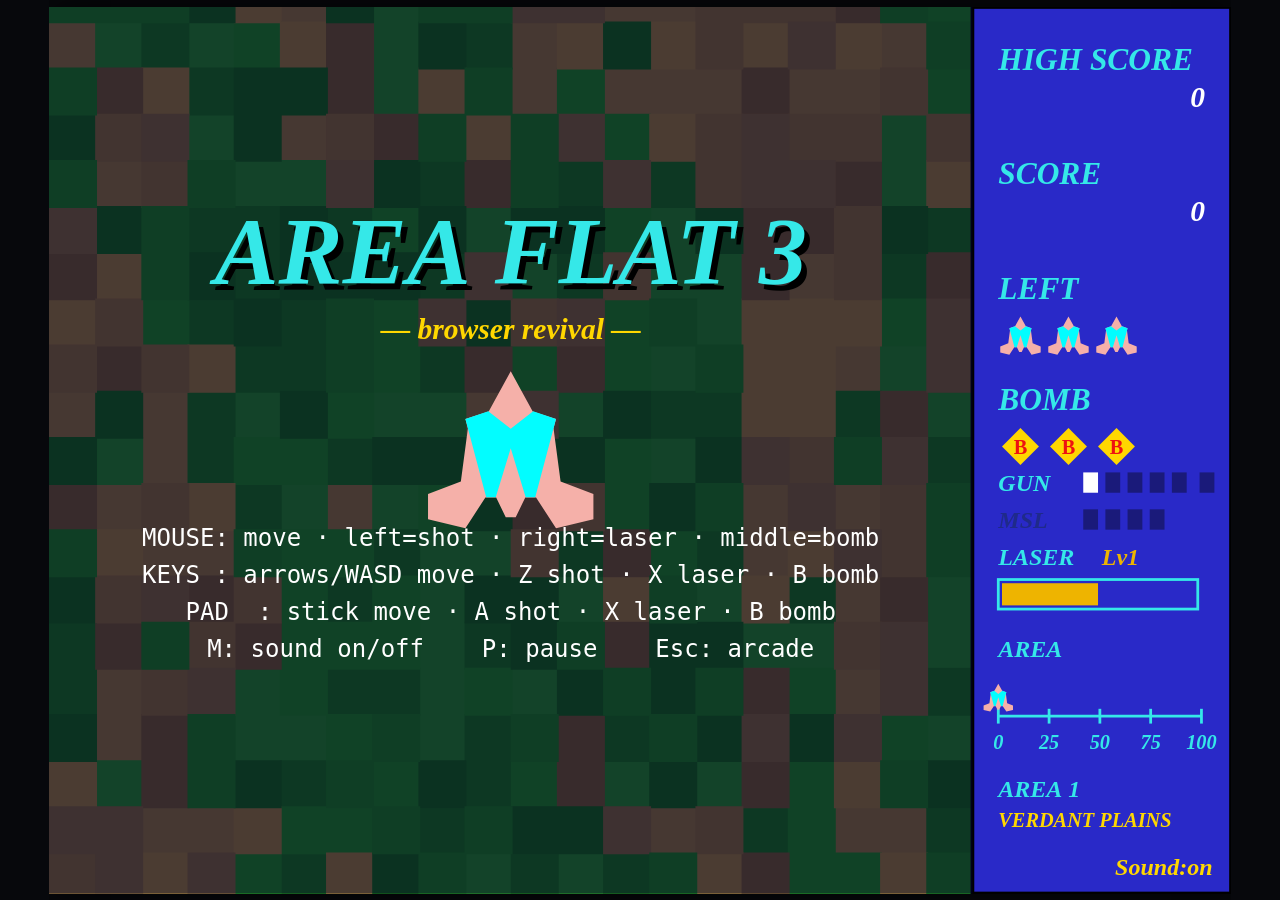
<file: games/area-flat-3.html>
<!DOCTYPE html>
<html lang="en">
<head>
<meta charset="UTF-8">
<title>AREA FLAT 3 — Revival</title>
<meta name="viewport" content="width=device-width,initial-scale=1">
<style>
  html,body{margin:0;padding:0;background:#07080c;height:100%;overflow:hidden;
            display:flex;align-items:center;justify-content:center;}
  canvas{cursor:crosshair;background:#000;display:block;box-shadow:0 0 40px rgba(0,0,0,.85);}
  canvas.chunky{image-rendering:pixelated;image-rendering:crisp-edges;}
</style>
</head>
<body>
<canvas id="game"></canvas>
<script>
"use strict";
/* ============================================================
   AREA FLAT 3 — browser revival clone
   Controls: Mouse (move / hold left = shoot, right = laser,
   middle = bomb) or Keyboard (arrows/WASD move, Z shoot,
   X laser, B bomb). M mutes, P pauses.
   ============================================================ */
const cv = document.getElementById('game');
const g  = cv.getContext('2d');
const W = 640, H = 480, PW = 500;         // playfield width, HUD is PW..W
const CELL = 25, COLS = PW / CELL;        // terrain mosaic

// ---------- display harness (shared with the arcade shell) ----------
// ?size=fit|1..6  ?style=sharp|chunky ; the shell also pushes live updates
// over postMessage so changing a setting never kills a run.
let SCALE = 1;
(function display(){
  function ls(k){ try{ return localStorage.getItem(k); }catch(e){ return null; } }
  const q = new URLSearchParams(location.search);
  let size  = q.get('size')  || ls('fgr_size')  || 'fit';
  let style = q.get('style') || ls('fgr_style') || 'sharp';
  function apply(){
    let s = (size === 'fit')
      ? Math.min(innerWidth/W, innerHeight/H) * 0.985
      : (parseFloat(size) || 1);
    if(style === 'chunky'){
      s = Math.max(1, Math.floor(s));
      cv.width = W; cv.height = H;
      cv.style.width = (W*s)+'px'; cv.style.height = (H*s)+'px';
      cv.classList.add('chunky');
      SCALE = 1;
    } else {
      s = Math.max(0.35, s);
      const dpr  = Math.min(3, window.devicePixelRatio || 1);
      const cssW = Math.round(W*s), cssH = Math.round(H*s);
      cv.width = Math.round(cssW*dpr); cv.height = Math.round(cssH*dpr);
      cv.style.width = cssW+'px'; cv.style.height = cssH+'px';
      cv.classList.remove('chunky');
      SCALE = (cssW*dpr)/W;
    }
    g.imageSmoothingEnabled = false;
  }
  apply();
  addEventListener('resize', apply);
  addEventListener('message', e=>{
    const d = e.data;
    if(!d || d.t !== 'display') return;
    if(d.size)  size  = d.size;
    if(d.style) style = d.style;
    apply();
  });
})();
function lsGet(k){ try{ return localStorage.getItem(k); }catch(e){ return null; } }
function lsSet(k,v){ try{ localStorage.setItem(k,v); }catch(e){} }
/* Tell the arcade we actually booted. It uses this as proof that framing us
   worked at all — Chrome on Android refuses to load a local file into a
   subframe, so the shell would render fine and then every game came up blank
   with no way for the shell to know. No hello, and the shell stops trying to
   frame us and opens us in the whole tab instead. */
if(window.parent && window.parent !== window)
  try{ window.parent.postMessage({t:'hello'}, '*'); }catch(e){}
function exitToArcade(){
  if(window.parent && window.parent !== window){ window.parent.postMessage({t:'exit'},'*'); return; }
  // running in the whole tab (the arcade's fallback path): the arcade is the
  // previous history entry, so step back to it rather than reloading it cold
  if(history.length > 1) history.back(); else location.href = 'index.html';
}

// ---------- utilities ----------
const rnd  = (a,b)=>a+Math.random()*(b-a);
const irnd = (a,b)=>Math.floor(rnd(a,b+1));
const clamp= (v,a,b)=>v<a?a:v>b?b:v;
const dist2= (x1,y1,x2,y2)=>{const dx=x1-x2,dy=y1-y2;return dx*dx+dy*dy;};
/* ---------------- drop shadows ----------------
   The original casts a SOLID BLACK silhouette down and to the left. Solid is
   the important part: overlapping pieces of one sprite stay flat black, so the
   whole thing is just a second pass with every colour forced to black — no
   alpha compositing or offscreen layer needed.
   Only things that FLY cast one; the parked land turret and the battleships
   sitting in the water do not. */
const SHX = -9, SHY = 15;
let SH = false;
function col(c){ return SH ? '#000000' : c; }
const GROUNDED = { turret:1, ship:1 };
function castsShadow(e){ return !GROUNDED[e.type]; }

/* Compact in place rather than rebuilding. The old code did
   `shots = shots.filter(...)` for shots, bullets, shards, texts, items,
   missiles and enemies EVERY frame — seven throwaway arrays a frame, each one
   garbage a moment later. Same semantics, no allocation. */
function sweep(a, keep){
  let w = 0;
  for(let i=0;i<a.length;i++){ const v = a[i]; if(keep(v)){ if(w!==i) a[w] = v; w++; } }
  a.length = w;
  return a;
}
function poly(pts, fill){ g.beginPath(); g.moveTo(pts[0][0],pts[0][1]);
  for(let i=1;i<pts.length;i++) g.lineTo(pts[i][0],pts[i][1]);
  g.closePath(); g.fillStyle=col(fill); g.fill(); }

// ---------- persistent high score (falls back gracefully) ----------
let highScore = 0;
try { highScore = parseInt(localStorage.getItem('af3hs')||'0',10)||0; } catch(e){}
function saveHS(){ try{ localStorage.setItem('af3hs',''+highScore); }catch(e){} }

// ---------- sound (owned by the arcade shell; on by default) ----------
// ?sound=on|off seeds it, postMessage updates it live, and toggling it in here
// reports back so the shell's control stays in agreement.
let soundOn = (new URLSearchParams(location.search).get('sound') || lsGet('fgr_sound') || 'on') === 'on';
let ac = null;
function setSound(on, tell){
  soundOn = !!on;
  lsSet('fgr_sound', soundOn ? 'on' : 'off');
  if(tell && window.parent && window.parent !== window)
    window.parent.postMessage({t:'sound', on:soundOn}, '*');
}
addEventListener('message', e=>{
  const d = e.data;
  if(d && d.t === 'sound') setSound(d.on, false);
});
/* ---- voices ----------------------------------------------------------------
   Every effect used to wire a fresh oscillator and gain straight to
   ac.destination and then just walk away. o.stop() silences a voice but does
   NOT unwire it, so the graph only ever grew: at a full rate of fire that is
   roughly 150 new nodes a second, and the audio thread walks all of them every
   render quantum. A long run therefore got progressively choppier — which is
   exactly the late-area lag. Now there is one master gain, every voice
   disconnects itself the moment it ends (with a timer as a backstop, because
   onended does not fire if the context is suspended), a hard cap on how many
   can ever be live at once, and a per-effect minimum gap so the gun cannot
   spawn a voice per bullet. */
const VOICES = 20;
let voices = 0, master = null;
const lastAt = Object.create(null);
function beep(type, freq, dur, vol, slide, tag, gap){
  if(!soundOn || voices >= VOICES) return;
  try{
    if(!ac){
      ac = new (window.AudioContext||window.webkitAudioContext)();
      master = ac.createGain(); master.gain.value = 1; master.connect(ac.destination);
    }
    if(ac.state === 'suspended') ac.resume();
    const now = ac.currentTime;
    if(tag){    // throttle repeats of one effect — on the WALL clock, because
                // ac.currentTime freezes whenever the context is suspended and
                // would then throttle the effect to permanent silence
      const t = performance.now();
      if(t - (lastAt[tag] || -1e9) < gap*1000) return;
      lastAt[tag] = t;
    }
    const o = ac.createOscillator(), gn = ac.createGain();
    o.type = type; o.frequency.setValueAtTime(freq, now);
    if(slide) o.frequency.exponentialRampToValueAtTime(Math.max(20, freq+slide), now+dur);
    gn.gain.setValueAtTime(vol, now);
    gn.gain.exponentialRampToValueAtTime(0.0001, now+dur);
    o.connect(gn); gn.connect(master);
    voices++;
    let done = false;
    const release = () => {
      if(done) return; done = true; voices--;
      try{ o.disconnect(); gn.disconnect(); }catch(e){}
    };
    o.onended = release;
    setTimeout(release, (dur + 0.3) * 1000);
    o.start(now); o.stop(now + dur);
  }catch(e){}
}
const sfx = {
  /* Firing is the impact sound again, a major third higher and cut down. Same
     triangle, same downward slide, so the gun and what it lands on are plainly
     the same instrument — which is how the original read. No detune at all:
     one fixed pitch, because the character comes from the envelope, not from
     wobble. Level is matched by EAR to the old square-wave shot rather than by
     number: a triangle carries far less harmonic energy than a square at the
     same amplitude, so .045 of square needs roughly .085 of triangle to land in
     the same place. Still shorter than the impact, so the hits read on top. */
  shot : ()=>beep('triangle', 250, .06, .085, -190, 'shot', 0.05),
  boom : ()=>beep('sawtooth', 140, .3,  .12, -100, 'boom',  0.045),
  big  : ()=>beep('sawtooth',  80, .7,  .18,  -50),
  laser: ()=>beep('sawtooth', 220, .1,  .05,  200, 'laser', 0.08),
  item : ()=>beep('square',   660, .18, .08,  500),
  hit  : ()=>beep('triangle', 200, .15, .1,  -150, 'hit',   0.04),
  burn : ()=>beep('sawtooth', 190, .34, .09, -110),
};

// ---------- input ----------
const keys = {};
let mouseX = PW/2, mouseY = H-80, mouseInPlay = false, useMouse = false;
let mouseFire = false, mouseLaser = false;
addEventListener('keydown', e=>{
  keys[e.code] = true;
  if(['ArrowUp','ArrowDown','ArrowLeft','ArrowRight','Space'].includes(e.code)) e.preventDefault();
  if(e.code==='KeyB') bombRequest = true;
  if(e.code==='KeyM'){ setSound(!soundOn, true); }   // M, not S — S is 'fly down'
  if(e.code==='KeyP' && state==='play') paused = !paused;
  if(e.code==='Escape') exitToArcade();
  if(e.code==='Enter'||e.code==='Space'||e.code==='KeyZ') startRequest = true;
  useMouse = false;
});
addEventListener('keyup', e=>{ keys[e.code] = false; });
cv.addEventListener('mousemove', e=>{
  const r = cv.getBoundingClientRect();
  mouseX = (e.clientX-r.left) * (W/r.width);
  mouseY = (e.clientY-r.top)  * (H/r.height);
  mouseInPlay = mouseX < PW;
  if(mouseInPlay) useMouse = true;
});
cv.addEventListener('mousedown', e=>{
  e.preventDefault();
  // sound toggle hotspot (bottom right HUD)
  if(mouseX>PW+20 && mouseY>H-30){ setSound(!soundOn, true); return; }
  startRequest = true;
  if(e.button===0) mouseFire  = true;
  if(e.button===2) mouseLaser = true;
  if(e.button===1) bombRequest = true;
});
addEventListener('mouseup', e=>{
  if(e.button===0) mouseFire  = false;
  if(e.button===2) mouseLaser = false;
});
cv.addEventListener('contextmenu', e=>e.preventDefault());

// ---------- terrain (scrolling pixel mosaic, by biome) ----------
// One shared height field feeds every biome; the biome only decides which
// palette each height band maps to. So the same generator gives you rolling
// plains, a broken coastline, open ocean, ice shelves or a lava caldera.
const TP = {
  GRASS:['#1d7d1d','#218a21','#2a962a','#186f18','#249324'],
  MOSS :['#2f6b3a','#3a7d46','#265a30','#347040'],
  DIRT :['#8a6d3b','#9c7c3f','#7c5f30','#a8853f','#93733a'],
  SAND :['#d8c07a','#e6d090','#c7ac68','#efdca4'],
  SEA  :['#1533cc','#1c3cd8','#0f2ab4','#2244dd'],
  DEEP :['#0a1c6e','#0d2384','#07145c','#102a92'],
  BRINE:['#2a6ea8','#1e5c92','#3580bc','#246590'],
  FOAM :['#7fb0ff','#a8ccff','#6a9cf0','#c2dcff'],
  ICE  :['#bfe6f2','#d8f2fa','#a8d8ea','#e8f8ff'],
  FLOE :['#8fc8e0','#7ab4d2','#a2d6ea','#69a8c8'],
  SNOW :['#eef8ff','#ffffff','#dcecf6'],
  ASH  :['#3a3438','#46403f','#2e2a2e','#514a48'],
  ROCK :['#5a5258','#6a626a','#4a444a','#736a72'],
  LAVA :['#e04a10','#ff7a20','#c03408','#ff9030'],
  EMBER:['#ffc040','#ffe080','#ff9020'],
};
const WET = { SEA:1, DEEP:1, BRINE:1, LAVA:2 };     // 1 = water, 2 = molten
TP.SCORCH = ['#6b5828','#5a4a22','#7a6530','#4a3c1c','#63512a'];   // burnt ground
TP.CRATER = ['#1a1410','#241c14','#120e0a'];                        // blast cores
/* Tiles are stored as colour strings, so a reverse lookup lets a bomb work out
   what it just hit without changing the terrain data structure. */
const COL2KEY = (function(){
  const m = {};
  for(const k in TP) for(const c of TP[k]) m[c] = k;
  return m;
})();
/* A bomb burns the ground it goes off over: land chars, ice melts through to
   meltwater, and open water and lava are left alone. Rows keep their scars as
   they scroll, so the crater drifts away behind you. */
function scorch(cx, cy, R){
  const R2 = R*R, core2 = (R*0.34)*(R*0.34);
  for(let ri=0; ri<terrRows.length; ri++){
    const y = ri*CELL + terrOff - CELL + CELL/2;
    if(Math.abs(y-cy) > R) continue;
    const row = terrRows[ri];
    for(let c=0;c<COLS;c++){
      const x = c*CELL + CELL/2;
      const d2 = (x-cx)*(x-cx) + (y-cy)*(y-cy);
      if(d2 > R2) continue;
      const k = COL2KEY[row[c]];
      if(!k || WET[k] || k==='FOAM' || k==='EMBER' || k==='SCORCH' || k==='CRATER') continue;
      if(k==='ICE' || k==='FLOE' || k==='SNOW'){        // burns straight through
        row[c] = TP.BRINE[irnd(0,TP.BRINE.length-1)];
        continue;
      }
      const pal = (d2 < core2 && Math.random()<0.55) ? TP.CRATER : TP.SCORCH;
      row[c] = pal[irnd(0,pal.length-1)];
    }
  }
}
/* Bands are FRACTIONS of the landscape, not raw noise thresholds — "half of
   this area is water" is the thing you actually want to art-direct. The height
   field's distribution is nowhere near uniform, so we sample it once at load
   and turn those fractions into real thresholds. */
/* The original recurrence summed to exactly 1.0, i.e. an unbounded random walk:
   it could park at one end of its range for a whole screen, so an "ocean" could
   come up all sand. 0.695 gives it a gentle pull back toward the mean over ~40
   rows — still wandering and organic, but a screen now reads as its biome. */
const FIELD_KEEP = 0.695;
function stepField(col, drift){
  const nv = col.slice();
  for(let c=0;c<COLS;c++){
    const l = col[(c+COLS-1)%COLS], r = col[(c+1)%COLS];
    // drift is a slow REGIONAL bias (a wetter stretch, a drier stretch). Its
    // steady-state pull is weight/(1-persistence), so at 0.06 it would swamp
    // the whole range now that the field reverts. 0.012 lands it near +/-0.4.
    nv[c] = clamp(col[c]*FIELD_KEEP + (l+r)*0.14 + rnd(-.42,.42) + drift*0.012, -1.6, 1.9);
  }
  return nv;
}
const QUANT = (function(){
  let col = new Array(COLS).fill(0), drift = 0; const vals = [];
  for(let i=0;i<2600;i++){
    drift += rnd(-.16,.16); drift = clamp(drift,-.9,.9);
    col = stepField(col, drift);
    if(i>150) for(let c=0;c<COLS;c++) vals.push(col[c]);
  }
  vals.sort((a,b)=>a-b);
  const N = vals.length;
  return {
    at  : f => vals[clamp(Math.floor(f*(N-1)), 0, N-1)],          // fraction -> value
    frac: v => {                                                  // value -> fraction
      let lo=0, hi=N-1;
      while(lo<hi){ const m=(lo+hi)>>1; if(vals[m]<v) lo=m+1; else hi=m; }
      return lo/(N-1);
    }
  };
})();
const BIOMES = [
  { id:'plains', name:'VERDANT PLAINS', bands:[[0.12,'SEA'  ],[0.80,'GRASS'],[1,'DIRT']] },
  { id:'coast',  name:'BROKEN COAST',   wet:1, bands:[[0.46,'SEA'  ],[0.86,'GRASS'],[1,'SAND']] },
  { id:'ice',    name:'ICE SHELF',      wet:1, bands:[[0.26,'BRINE'],[0.86,'ICE'  ],[1,'SNOW']] },
  { id:'ocean',  name:'OPEN OCEAN',     wet:1, bands:[[0.90,'SEA'  ],[0.97,'SAND' ],[1,'MOSS']] },
  { id:'volc',   name:'THE CALDERA',    bands:[[0.24,'LAVA' ],[0.82,'ASH'  ],[1,'ROCK']] },
  { id:'delta',  name:'RIVER DELTA',    wet:1, bands:[[0.36,'SEA'  ],[0.80,'MOSS' ],[1,'SAND']] },
  { id:'floes',  name:'DRIFT ICE',      wet:1, bands:[[0.58,'BRINE'],[0.92,'FLOE' ],[1,'ICE' ]] },
  { id:'abyss',  name:'THE ABYSS',      wet:1, bands:[[0.60,'DEEP' ],[0.93,'SEA'  ],[1,'ROCK']] },
];
for(const b of BIOMES) b.th = b.bands.map(q=>[QUANT.at(q[0]), q[1]]);
const TERR_SPD = 1.6;                    // ground scroll; ships ride it
let terrCols = new Array(COLS).fill(0), terrRows = [], terrOff = 0, terrDrift = 0;
let bioCur = BIOMES[0], bioPrev = BIOMES[0], bioMix = 1;
function bandKey(bio, v){
  for(let i=0;i<bio.th.length;i++) if(v < bio.th[i][0]) return bio.th[i][1];
  return bio.th[bio.th.length-1][1];
}
function setBiome(i){
  const b = BIOMES[((i % BIOMES.length) + BIOMES.length) % BIOMES.length];
  if(b === bioCur) return;
  bioPrev = bioCur; bioCur = b; bioMix = 0;
  banner = b.name; bannerT = 150;
}
function makeRow(){
  terrDrift += rnd(-.16,.16); terrDrift = clamp(terrDrift,-.9,.9);
  terrCols = stepField(terrCols, terrDrift);
  if(bioMix < 1) bioMix = Math.min(1, bioMix + 1/30);
  const keys = [];
  for(let c=0;c<COLS;c++){
    const v = terrCols[c] + rnd(-.12,.12);
    // the new biome floods in from the LOW ground up, so a coastline advances
    // along the contours instead of dissolving in as noise
    keys.push(bandKey(QUANT.frac(terrCols[c]) < bioMix ? bioCur : bioPrev, v));
  }
  const row = [];
  for(let c=0;c<COLS;c++){
    let k = keys[c];
    const w = WET[k];
    if(w){                                   // surf line / molten crust edge
      const l = keys[c-1], r = keys[c+1];
      if((l && !WET[l]) || (r && !WET[r])) k = (w === 2 ? 'EMBER' : 'FOAM');
    }
    const pal = TP[k];
    row.push(pal[irnd(0,pal.length-1)]);
  }
  return row;
}
function initTerrain(){
  terrCols = terrCols.map(()=>rnd(-1,1.4));
  bioPrev = bioCur = BIOMES[0]; bioMix = 1;
  terrRows = [];
  for(let i=0;i<Math.ceil(H/CELL)+2;i++) terrRows.unshift(makeRow());
  terrOff = 0;
}
function updateTerrain(speed){
  terrOff += speed;
  while(terrOff >= CELL){ terrOff -= CELL; terrRows.pop(); terrRows.unshift(makeRow()); }
}
/* One fillStyle change per DISTINCT COLOUR rather than one per cell. The mosaic
   is 20x21 cells, so the old loop set fillStyle 420 times and issued 420
   fillRects every frame — on its own about 40% of the whole frame. The palettes
   only hold a handful of colours, so we bucket the cells by colour, merge
   horizontal runs, and stroke each colour as a single path: roughly 15 state
   changes instead of 420. The buckets are reused frame to frame so this costs
   no allocation. */
const terrBucket = new Map();
function drawTerrain(){
  for(const a of terrBucket.values()) a.length = 0;
  for(let ri=0;ri<terrRows.length;ri++){
    const y = ri*CELL + terrOff - CELL;
    if(y>H) break;
    const row = terrRows[ri];
    let c = 0;
    while(c < COLS){
      const k = row[c];
      let e = c+1;
      while(e < COLS && row[e] === k) e++;      // merge the horizontal run
      let a = terrBucket.get(k);
      if(!a){ a = []; terrBucket.set(k, a); }
      a.push(c*CELL, y, (e-c)*CELL + 1);
      c = e;
    }
  }
  for(const [k, a] of terrBucket){
    if(!a.length) continue;
    g.fillStyle = k;
    g.beginPath();
    for(let i=0;i<a.length;i+=3) g.rect(a[i], a[i+1], a[i+2], CELL+1);
    g.fill();
  }
}


/* ---------------- gamepad ----------------
   Polled rather than event-driven, because that's all the Gamepad API offers.
   Analog stick with a deadzone, d-pad as a digital fallback, and edge-detection
   on the buttons that should fire once per press rather than per frame.
   Note: browsers only expose pads after a gesture in THIS document, so the pad
   wakes up on the first button press. */
const PAD = { x:0, y:0, fire:false, laser:false, bomb:false, start:false, on:false };
const padPrev = { bomb:false, start:false, alt:false };
/* Owned by the arcade shell like sound is: ?pad=on|off seeds it, postMessage
   toggles it live, and we report back whenever a pad appears or disappears so
   the shell can show whether one is actually live. */
let padEnabled = (new URLSearchParams(location.search).get('pad')
                  || lsGet('fgr_pad') || 'on') !== 'off';
let padSeen = false;
function padTell(on){
  if(on === padSeen) return;
  padSeen = on;
  if(window.parent && window.parent !== window)
    window.parent.postMessage({t:'padstate', on}, '*');
}
addEventListener('message', e=>{
  const d = e.data;
  if(!d || d.t !== 'padset') return;
  padEnabled = !!d.on;
  lsSet('fgr_pad', padEnabled ? 'on' : 'off');
  if(!padEnabled) padTell(false);
});
function pollPad(){
  if(!padEnabled){ PAD.on=false; PAD.x=PAD.y=0; PAD.fire=PAD.laser=false; PAD.bomb=PAD.start=false; return; }
  const list = navigator.getGamepads ? navigator.getGamepads() : [];
  let gp = null;
  for(const p of list) if(p && p.connected){ gp = p; break; }
  PAD.on = !!gp;
  padTell(!!gp);
  if(!gp){ PAD.x=PAD.y=0; PAD.fire=PAD.laser=false; PAD.bomb=PAD.start=false; return; }
  const btn = i => !!(gp.buttons[i] && gp.buttons[i].pressed);
  const dz = 0.22;
  const ax = gp.axes[0]||0, ay = gp.axes[1]||0;
  PAD.x = Math.abs(ax)>dz ? ax : 0;
  PAD.y = Math.abs(ay)>dz ? ay : 0;
  if(btn(14)) PAD.x = -1;  if(btn(15)) PAD.x = 1;     // d-pad overrides
  if(btn(12)) PAD.y = -1;  if(btn(13)) PAD.y = 1;
  PAD.fire  = btn(0) || btn(7);                        // A / right trigger
  PAD.laser = btn(2) || btn(6) || btn(5);              // X / left trigger / RB
  const bombNow  = btn(1) || btn(4);                   // B / LB
  const startNow = btn(9) || btn(8);                   // start / select
  PAD.bomb  = bombNow  && !padPrev.bomb;
  PAD.start = startNow && !padPrev.start;
  padPrev.bomb = bombNow; padPrev.start = startNow;
}

// ---------- game state ----------
let state='title', paused=false, frame=0, startRequest=false, bombRequest=false;
let score=0, lives=3, bombs=3, nextLifeAt=20000;
let laserGauge=50, laserOn=false, laserXp=0, laserLock=false;
let area=1, areaProg=0, bossActive=false, bossWarn=0;
let shipX=PW/2, shipY=H-70, shipR=9, shipDead=0, inv=0, fireCd=0, power=1;
let shipBank=0, shipPX=PW/2;      // pivot as it banks left and right
let shots=[], enemies=[], ebullets=[], items=[], shards=[], texts=[], missiles=[];
let mslCd=0, mslSide=1;
let spawnCd=60, flash=0, shake=0;
let banner='', bannerT=0, bossName='';
const BOMBMAX = 3;          // 3 reads better on the HUD than 6
const LIVEMAX = 6;          // 6 icons would overflow the 140px HUD panel, hence "x4"

/* ---- primary weapon ------------------------------------------------------
   Follows the original's progression: a single thin WHITE vertical line, which
   thickens into a wall of slightly offset lines, and then converts to the
   YELLOW spread gun at full power. */
const GUN = [ null,
  { cd:7, col:'#ffffff', w:2.0, dmg:1, lanes:[0],                 spread:0    },
  { cd:6, col:'#ffffff', w:2.0, dmg:1, lanes:[-4,4],              spread:0    },
  { cd:5, col:'#ffffff', w:2.0, dmg:1, lanes:[-9,-3,3,9],         spread:0    },
  { cd:5, col:'#ffee00', w:3.0, dmg:2, lanes:[-6,0,6],            spread:0.12 },
  { cd:4, col:'#ffee00', w:3.5, dmg:2, lanes:[-13,-6,0,6,13],     spread:0.13 },
];
const GUNMAX   = 5;        // top firing PATTERN
const GUNRAPID = 6;        // one refire step past it, and that's the rate-of-fire cap
const MSLMAX   = 4;        // then power feeds homing missiles instead
const GUNCAP   = GUNRAPID + MSLMAX;
function gunSpec(){
  const G = GUN[clamp(power,1,GUNMAX)];
  // floor of 3, not 2 — the extra step made the whole game read as easy
  return { G, cd: Math.max(3, G.cd - Math.max(0, Math.min(power,GUNRAPID) - GUNMAX)) };
}
function mslTier(){ return clamp(power - GUNRAPID, 0, MSLMAX); }
/* ---- laser ---------------------------------------------------------------
   Tiers up from how many L pickups you've banked and how deep you've got. */
const LASER = [ null,
  { name:'AMBER',   col:'#eeb400', hot:'#ffe680', w:36, dmg:0.55, drain:0.55 },
  { name:'FUCHSIA', col:'#ff3ec8', hot:'#ffb0e8', w:48, dmg:1.15, drain:0.60 },
  { name:'CYAN',    col:'#28e8ff', hot:'#ccf8ff', w:62, dmg:2.00, drain:0.68 },
  { name:'PLASMA',  col:'#a878ff', hot:'#ffffff', w:78, dmg:3.10, drain:0.80 },
];
const LASERMAX = 4, LASEROVER = 6;   // tiers, then bonus steps
// Purely earned from L pickups — no free tiers for surviving — so that dying
// can take the whole thing away.
function laserRaw(){ return 1 + Math.floor(laserXp/2); }
function laserLv(){ return clamp(laserRaw(), 1, LASERMAX); }
// Past the top tier, every further pickup alternates a wider beam and a harder
// one, so the laser keeps paying off instead of the pickups going to waste.
function laserOver(){ return clamp(laserRaw()-LASERMAX, 0, LASEROVER); }
/* Past the top tier the laser does NOT get stronger — it just covers a little
   more of the screen with each pickup, which is worth having without turning
   into an infinitely scaling win button. */
function laserSpec(){
  const B = LASER[laserLv()], o = laserOver();
  if(!o) return B;
  return { name:B.name, col:B.col, hot:B.hot, drain:B.drain, dmg:B.dmg, w:B.w + o*9 };
}
// enemy fire rates tighten with the area — gently, and with a real floor
function fr(base){ return Math.max(22, Math.round(base - area*2.8)); }
// enemy toughness has to keep pace with the gun, which gets ~15x stronger
function eHp(base, per){ return Math.round(base + per*(area-1)); }

function resetGame(){
  score=0; lives=3; bombs=3; power=1; nextLifeAt=20000;
  laserGauge=50; laserOn=false; laserXp=0; laserLock=false;
  area=1; areaProg=0; bossActive=false; bossWarn=0; bossName='';
  shipX=PW/2; shipY=H-70; shipDead=0; inv=120; fireCd=0; shipBank=0; shipPX=PW/2;
  shots=[];enemies=[];ebullets=[];items=[];shards=[];texts=[];missiles=[];
  mslCd=0; mslSide=1;
  spawnCd=50; flash=0; shake=0; banner=''; bannerT=0; shockPending=false; initTerrain();
}

// ---------- explosions (triangle shards, like the original) ----------
const SHARDMAX = 420;                // debris is transient, but cap the spike
function burst(x,y,colors,n,sp){
  n = Math.min(n, SHARDMAX - shards.length);
  for(let i=0;i<n;i++){
    const a=rnd(0,Math.PI*2), s=rnd(sp*.3,sp);
    shards.push({x,y,vx:Math.cos(a)*s,vy:Math.sin(a)*s,
      rot:rnd(0,Math.PI*2), vr:rnd(-.3,.3), size:rnd(5,16),
      col:colors[irnd(0,colors.length-1)], life:irnd(20,40)});
  }
}
function addText(x,y,str,col){ texts.push({x,y,str,col,life:50}); }

/* Decide what a drop IS at the moment it spawns. If bombs are already full the
   bomb never appears in the first place — the player sees the laser or power
   icon fall, rather than a bomb that quietly turns into something else on
   contact. (The pickup-side conversion stays as a safety net for the narrow
   case where bombs fill up while this one is still in the air.) */
/* How kitted-out you currently are, 0..1. Drops thin out as this rises so that
   each one you do get counts for more — and because dying resets your weapons,
   the rate springs back exactly when you need it to. */
function loadout(){
  const g = (clamp(power,1,GUNCAP)-1) / (GUNCAP-1);
  const l = clamp(laserXp,0,(LASERMAX-1+LASEROVER)*2) / ((LASERMAX-1+LASEROVER)*2);
  return clamp(g*0.55 + l*0.45, 0, 1);
}
function wantsDrop(base){ return Math.random() < base * (1 - 0.45*loadout()); }
function dropKind(){
  const r = Math.random();
  let k = r<.40 ? 'P' : r<.74 ? 'L' : 'B';
  if(k==='B' && bombs>=BOMBMAX) k = Math.random()<0.5 ? 'L' : 'P';
  return k;
}

// ---------- enemies ----------
function spawnEnemy(){
  const lv = area, x = rnd(30, PW-30);
  const pool = []; const add=(t,w)=>{ for(let i=0;i<Math.max(0,w);i++) pool.push(t); };
  add('orb', 6); add('redY', 6); add('dart', 5); add('tank', 3);
  if(lv>=2){ add('hex',      lv-1); }      // the heavies arrive one at a time,
  if(lv>=3){ add('weaver',   lv-2); }      // so each one gets to be an event
  if(lv>=4){ add('splitter', lv-3); }
  if(lv>=5){ add('turret',   lv-4); }
  // battleships: mini-mini-bosses, only where there's water to float them
  if(lv>=4 && bioCur.wet && enemies.filter(e=>e.type==='ship').length < 3) add('ship', 1);
  const t = pool[irnd(0,pool.length-1)];
  if(t==='orb'){
    enemies.push({type:'orb', x, y:-20, vx:rnd(-.7,.7), vy:rnd(1,1.6)+lv*.08,
      hp:eHp(1,0.45), r:11, cd:fr(80), pts:100});
  } else if(t==='redY'){
    enemies.push({type:'redY', x, y:-20, base:x, ph:rnd(0,6.28),
      vy:rnd(1.6,2.4)+lv*.12, hp:eHp(1,0.5), r:16, cd:fr(70), pts:150});
  } else if(t==='dart'){
    enemies.push({type:'dart', x, y:-20, vx:(shipX-x)/240, vy:rnd(3,4.2)+lv*.15,
      hp:eHp(1,0.35), r:9, cd:9999, pts:80});
  } else if(t==='tank'){
    enemies.push({type:'tank', x, y:-24, vx:rnd(-.5,.5), vy:.8,
      hp:eHp(5,3), r:16, cd:fr(95), pts:300, drop:wantsDrop(0.95)});
  } else if(t==='hex'){                 // heavy cruiser — 3-round aimed bursts
    enemies.push({type:'hex', x, y:-34, vx:rnd(-.55,.55), vy:rnd(.6,1.0)+lv*.05,
      hp:eHp(9,5), r:23, cd:fr(95), burst:0, pts:600, drop:wantsDrop(0.4)});
  } else if(t==='weaver'){              // dashes to a new station, then sprays
    enemies.push({type:'weaver', x, y:-26, stopY:rnd(60,130),
      tx:x, ty:rnd(60,130), trail:[], vy:1.3,
      hp:eHp(16,8), r:16, cd:fr(60), pts:400});
  } else if(t==='splitter'){            // breaks into two darts when killed
    enemies.push({type:'splitter', x, y:-24, vx:rnd(-.8,.8), vy:1.5+lv*.1,
      hp:eHp(5,3), r:15, cd:fr(105), pts:350, splits:true});
  } else if(t==='turret'){              // turret — parks and shells you
    enemies.push({type:'turret', x, y:-40, vy:1.0, stopY:rnd(70,150), ang:0,
      hp:eHp(16,8), r:26, cd:fr(80), cd2:fr(165), pts:900, drop:wantsDrop(0.5)});
  } else {                              // battleship — kill the guns, then the hull
    /* Both variants ride the scrolling water rather than hovering, so they pass
       by and you either finish them or you don't. Ram one and you die.
        - BROADSIDE slides in from a flank, brakes, and shells you side-on while
          the terrain carries it down at full scroll speed.
        - VERTICAL is under way in the same direction as you, so it falls behind
          more slowly than the land does. */
    const vert = Math.random() < 0.45;
    const face = Math.random() < 0.5 ? -1 : 1;
    const hull = eHp(150, 55), th = eHp(16, 5);
    const spots = vert ? [[-7,-58],[7,-20],[-7,20],[7,58]]
                       : [[-62,-6],[-21,8],[21,-6],[62,8]];
    enemies.push({ type:'ship', vert, face,
      x: vert ? rnd(90, PW-90) : (face>0 ? -120 : PW+120),
      y: vert ? -110 : -50,
      vx: vert ? 0 : face*3.4,
      vy: vert ? 0.85 : TERR_SPD,        // vertical ships are making way
      tx: vert ? 0 : rnd(130, PW-130),
      hp:hull, hpMax:hull, r:46, pts:2200, drop:wantsDrop(0.9),
      turrets: spots.map((q,i)=>({ ox:q[0], oy:q[1], x:0, y:0,
        hp:th, hpMax:th, cd:fr(75)+i*16 })) });
    addText(PW/2, 76, 'BATTLESHIP', '#ffd700');
  }
}

/* ---- bosses: one per area, cycling through five very different fights ---- */
const BOSSES = ['tri','hive','orbital','serpent','fortress'];
const BOSSNAME = { tri:'TRIFOIL', hive:'HIVE CARRIER', orbital:'ORBITAL CROWN',
                   serpent:'SEA SERPENT', fortress:'BULWARK' };
function spawnBoss(){
  const kind = BOSSES[(area-1) % BOSSES.length];
  /* The gun goes from ~9 dps at tier 1 to ~150 at tier 5, and the laser adds up
     to 120 on top, so flat-ish boss hp made late bosses evaporate. This curve
     keeps a fight in the 25-60 second range the whole way up. */
  const hp = Math.round((260 + 300*Math.pow(area-1, 1.55))
                        * (kind==='fortress'?1.35 : kind==='serpent'?1.1 : 1));
  const e = { type:'boss', boss:kind, x:PW/2, y:-90, vx:1.1, vy:.8,
              hp, hpMax:hp, r:52, cd:50, cd2:130, cd3:90, ph:0,
              pts:5000+area*1000 };
  if(kind==='orbital'){
    e.r = 34;
    const ph = Math.round(hp*0.20);      // each pod is a fifth of the crown's bar
    e.pods = [0,1,2,3].map(i=>({ a:i*Math.PI/2, x:0, y:0, hp:ph, hpMax:ph }));
  }
  if(kind==='serpent'){
    e.r = 22; e.trail = []; e.segs = [];
    e.nseg = 7 + Math.min(5, area);
  }
  if(kind==='fortress'){ e.r = 66; e.vx = 0.7; }
  if(kind==='hive'){ e.r = 46; e.spawnCd = 80; }
  enemies.push(e);
  bossActive = true; bossName = BOSSNAME[kind];
}
/* How hard each type leans into a turn. Anything absent flies flat: a turret is
   bolted down, a battleship has its own heading, orbs are spheres. */
const PIVOT = { redY:1.0, weaver:1.0, dart:0.9, splitter:0.6, hex:0.45, tank:0.4 };
function updateBank(e){
  const k = PIVOT[e.type];
  if(!k){ e.bank = 0; return; }
  if(e.px === undefined) e.px = e.x;
  e.bank += (clamp((e.x-e.px)/2.6, -1, 1)*k - e.bank) * 0.20;
  e.px = e.x;
}
function eShoot(e, kind, ox, oy){
  const sx = e.x + (ox||0), sy = e.y + (oy||0);
  const a = Math.atan2(shipY-sy, shipX-sx);
  if(kind==='aim'){
    ebullets.push({x:sx,y:sy,vx:Math.cos(a)*3,vy:Math.sin(a)*3,r:5,col:'#ee1111'});
  } else if(kind==='cyan'){
    ebullets.push({x:sx,y:sy,vx:Math.cos(a)*2.2,vy:Math.sin(a)*2.2,r:7,col:'#28e0e0'});
  } else if(kind==='heavy'){                       // slow fat shell
    ebullets.push({x:sx,y:sy,vx:Math.cos(a)*2.3,vy:Math.sin(a)*2.3,r:10,col:'#ff8a20'});
  } else if(kind==='spray'){                       // 5-wide fan
    for(let i=-2;i<=2;i++){
      const b = a + i*0.21;
      ebullets.push({x:sx,y:sy,vx:Math.cos(b)*2.7,vy:Math.sin(b)*2.7,r:5,col:'#28e0e0'});
    }
  } else if(kind==='ring'){
    const n = 10 + area*2;
    for(let i=0;i<n;i++){
      const b = a + i*(Math.PI*2/n);
      ebullets.push({x:sx,y:sy,vx:Math.cos(b)*2.4,vy:Math.sin(b)*2.4,r:5,col:'#ee1111'});
    }
  } else if(kind==='wall'){                        // curtain with a gap to fly
    const n = 9, gap = irnd(0, n-2);
    for(let i=0;i<n;i++){
      if(i===gap || i===gap+1) continue;
      ebullets.push({x:22 + i*(PW-44)/(n-1), y:sy, vx:0, vy:2.5, r:6, col:'#ee44aa'});
    }
  } else if(kind==='spiral'){
    e.ph = (e.ph||0) + 0.55;
    for(let i=0;i<3;i++){
      const b = e.ph + i*(Math.PI*2/3);
      ebullets.push({x:sx,y:sy,vx:Math.cos(b)*2.6,vy:Math.sin(b)*2.6,r:5,col:'#ffd700'});
    }
  }
}
/* Enemies with destructible parts expose them here for hit testing.
   ORDER MATTERS: sub-parts must come before the core, because collision takes
   the first overlapping part. The battleship's inner turrets sit inside the
   hull's own radius — list the hull first and those two turrets become
   unhittable, since every shot sparks off the shielded hull instead. */
function enemyParts(e){
  if(e.boss==='serpent'){
    const a=[];
    for(const sg of (e.segs||[])) a.push({x:sg.x,y:sg.y,r:13});
    a.push({x:e.x,y:e.y,r:e.r,core:true});
    return a;
  }
  if(e.boss==='orbital'){
    const a=[];
    for(const pd of e.pods) if(pd.hp>0) a.push({x:pd.x,y:pd.y,r:17,pod:pd});
    a.push({x:e.x,y:e.y,r:e.r,core:true});
    return a;
  }
  if(e.type==='ship'){
    const a=[];
    for(const tu of e.turrets) if(tu.hp>0) a.push({x:tu.x,y:tu.y,r:18,turret:tu});
    // long thin hull: three circles down its axis fit it far better than one
    const seg = e.vert ? [[0,-52],[0,0],[0,52]] : [[-52,0],[0,0],[52,0]];
    for(const q of seg) a.push({x:e.x+q[0], y:e.y+q[1], r:27, core:true});
    return a;
  }
  return [{x:e.x,y:e.y,r:e.r,core:true}];
}
function podsLeft(e){ return e.boss==='orbital' && e.pods.some(p=>p.hp>0); }
function gunsLeft(e){ return e.type==='ship' && e.turrets.some(t=>t.hp>0); }
/* Hull/core is untouchable until its parts are gone. */
function shielded(e){ return podsLeft(e) || gunsLeft(e); }
/* ---- boss behaviour: five distinct fights ------------------------------- */
function bossUpdate(e){
  const K = e.boss;
  if(K==='serpent'){
    // snakes across the screen; the body trails the head along its own path
    e.ph += 0.021;
    e.x = PW/2 + Math.sin(e.ph)*(PW/2-46);
    e.y = 74 + Math.sin(e.ph*2.3)*34;
    e.trail.unshift({x:e.x,y:e.y});
    if(e.trail.length > 200) e.trail.pop();
    e.segs = [];
    for(let i=1;i<=e.nseg;i++){
      const t = e.trail[Math.min(e.trail.length-1, i*11)];
      if(t) e.segs.push({x:t.x,y:t.y});
    }
    if(--e.cd<=0){ eShoot(e,'aim'); eShoot(e,'spray'); e.cd=Math.max(20,54-area*3); }
    if(--e.cd2<=0){ eShoot(e,'spiral'); e.cd2=Math.max(26,60-area*3); }
    return;
  }
  if(K==='fortress'){
    if(e.y<58) e.y+=e.vy; else { e.x+=e.vx; if(e.x<90||e.x>PW-90) e.vx*=-1; }
    if(e.y>40){
      if(--e.cd<=0){ eShoot(e,'wall',0,34); e.cd=Math.max(52,118-area*7); }
      if(--e.cd2<=0){ eShoot(e,'aim',-52,26); eShoot(e,'aim',52,26); e.cd2=Math.max(22,54-area*4); }
      if(--e.cd3<=0){ eShoot(e,'heavy',0,30); e.cd3=Math.max(60,140-area*8); }
    }
    return;
  }
  if(K==='orbital'){
    if(e.y<98) e.y+=e.vy; else { e.x+=e.vx; if(e.x<86||e.x>PW-86) e.vx*=-1; }
    e.ph += 0.019;
    const live = e.pods.filter(p=>p.hp>0).length;
    const R = 62 + (4-live)*5;
    for(const pd of e.pods){
      pd.x = e.x + Math.cos(pd.a + e.ph)*R;
      pd.y = e.y + Math.sin(pd.a + e.ph)*R*0.72;
    }
    if(e.y>60){
      if(--e.cd<=0){                       // each surviving pod fires
        for(const pd of e.pods) if(pd.hp>0) eShoot(e,'aim', pd.x-e.x, pd.y-e.y);
        e.cd = Math.max(24, 64-area*4);
      }
      // stripped of its pods the core goes berserk
      if(--e.cd2<=0){ eShoot(e, live?'ring':'spiral'); e.cd2 = live?Math.max(80,150-area*8):26; }
    }
    return;
  }
  if(K==='hive'){
    if(e.y<80) e.y+=e.vy; else { e.x+=e.vx; if(e.x<74||e.x>PW-74) e.vx*=-1; }
    if(e.y>50){
      if(--e.cd<=0){ eShoot(e,'aim',-34,18); eShoot(e,'aim',34,18); e.cd=Math.max(20,50-area*3); }
      if(--e.cd2<=0){ eShoot(e,'spray',0,22); e.cd2=Math.max(60,120-area*7); }
      if(--e.spawnCd<=0){                  // launches escorts from its bays
        e.spawnCd = Math.max(46, 110-area*8);
        for(const sd of [-1,1])
          enemies.push({type:'orb', x:e.x+sd*30, y:e.y+16, vx:sd*0.6, vy:1.3,
            hp:eHp(1,0.45), r:11, cd:fr(90), pts:100});
      }
    }
    return;
  }
  // 'tri' — the original trifoil
  if(e.y<95) e.y+=e.vy; else { e.x+=e.vx; if(e.x<80||e.x>PW-80) e.vx*=-1; }
  if(e.y>60){
    if(--e.cd<=0){ eShoot(e,'aim'); eShoot(e,'aim'); e.cd=Math.max(18,42-area*3); }
    if(--e.cd2<=0){ eShoot(e,'ring'); e.cd2=Math.max(90,170-area*10); }
  }
}
function killEnemy(e){
  score += e.pts; addText(e.x, e.y, ''+e.pts, '#ffffff');
  laserGauge = clamp(laserGauge + (e.type==='boss'?30:3), 0, 100);
  if(e.type==='boss'){
    burst(e.x,e.y,['#ffffff','#28e0e0','#ee1111','#111111','#00cc44'],52,7);
    burst(e.x,e.y,['#ffffff','#ffd700'],22,4);
    sfx.big(); shake=24; flash=12;
    bossActive=false; bossName=''; area++; areaProg=0; bombs=Math.min(bombs+1,BOMBMAX);
    addText(PW/2, H/2, 'AREA '+(area-1)+' CLEAR', '#ffff00');
    setBiome(area-1);                       // new area, new landscape
    for(let i=0;i<2;i++)
      items.push({x:e.x+rnd(-40,40), y:e.y, vy:1.0, kind: i?'L':'P', ph:0});
  } else {
    const cols = e.type==='redY'     ? ['#ee1111','#ffffff','#111111','#00cc44']
              : e.type==='orb'      ? ['#28e0e0','#ffffff','#111111']
              : e.type==='dart'     ? ['#ffffff','#dddddd','#111111']
              : e.type==='hex'      ? ['#8ad8f0','#ffffff','#ee1111','#28506a']
              : e.type==='weaver'   ? ['#ff42d2','#ffffff','#111111','#7a1060']
              : e.type==='splitter' ? ['#00cc44','#ffffff','#111111']
              : e.type==='turret'   ? ['#aaaaaa','#ffd700','#111111','#555555']
              : e.type==='ship'     ? ['#6d7c88','#ffd700','#ffffff','#2b3238','#ee1111']
              : ['#ffd700','#aaaaaa','#ffffff','#111111'];
    const big = e.type==='tank'||e.type==='hex'||e.type==='turret';
    if(e.type==='ship'){
      for(const tu of e.turrets) burst(tu.x, tu.y, cols, 10, 5);
      burst(e.x,e.y,cols,40,8); burst(e.x,e.y,['#ffffff','#ffd700'],16,4);
      sfx.big(); shake=18; flash=8;
    } else {
      burst(e.x,e.y,cols, big?24:12, big?5:4);
      sfx.boom();
    }
    if(e.splits){                           // breaks into two angry darts
      for(const sd of [-1,1])
        enemies.push({type:'dart', x:e.x+sd*10, y:e.y, vx:sd*1.5, vy:2.6+area*.12,
          hp:eHp(1,0.35), r:9, cd:9999, pts:60});
    }
    if(e.drop) items.push({x:e.x, y:e.y, vy:1.1, kind:dropKind(), ph:0});
  }
  if(score>highScore){ highScore=score; saveHS(); }
}
/* Checked every frame, not just on a kill — score also comes from pickups, and
   an extra life shouldn't sit waiting for you to shoot something. */
function checkExtraLife(){
  if(score < nextLifeAt) return;
  nextLifeAt += 30000;
  if(lives < LIVEMAX){ lives++; addText(shipX, shipY-30, '1UP', '#00ff66'); }
  else { score += 5000; addText(shipX, shipY-30, 'BONUS', '#ffd700'); }
  sfx.item();
}

// ---------- player ----------
let shockPending = false;
function hitPlayer(){
  if(inv>0 || shipDead>0) return;
  burst(shipX,shipY,['#ffb0a0','#ffffff','#28e0e0','#111111'],26,5);
  sfx.big(); shake=22; flash=20;
  lives--; shipDead=80; laserOn=false;
  shockPending = true;                 // your wreck takes the screen with it
  if(lives<0){ state='gameover'; saveHS(); }
}
/* Deferred to the end of update(): hitPlayer can fire from inside the enemy and
   bullet loops, and reassigning those arrays mid-iteration would be undone. */
function shockwave(){
  ebullets.length = 0;
  scorch(shipX, shipY, 135);          // your wreck scars the ground too
  burst(shipX, shipY, ['#ffffff','#ffd700','#28e0e0','#ee1111'], 34, 9);
  for(const e of enemies){
    if(e.type==='boss') continue;      // bosses ride it out untouched
    burst(e.x, e.y, ['#ffffff','#ffd700','#ee1111'], 9, 4);
    e.gone = true;                     // vaporised, but no points: this isn't a reward
  }
  sweep(enemies, e => !e.gone);
}
function updatePlayer(){
  if(shipDead>0){
    shipDead--;
    if(shipDead===0 && lives>=0){
      shipX=PW/2; shipY=H-70; inv=140;
      power = Math.max(1, power-1);      // gun drops a tier...
      laserXp = 0;                       // ...and the laser goes all the way back
      laserGauge = 50; laserLock = false;
    }
    return;
  }
  if(inv>0) inv--;
  const spd = 4.6;
  let kx=0, ky=0;
  if(keys['ArrowLeft']||keys['KeyA']) kx-=1;
  if(keys['ArrowRight']||keys['KeyD']) kx+=1;
  if(keys['ArrowUp']||keys['KeyW']) ky-=1;
  if(keys['ArrowDown']||keys['KeyS']) ky+=1;
  if(PAD.x || PAD.y){ useMouse=false;
    const n = Math.max(1, Math.hypot(PAD.x, PAD.y));
    shipX += PAD.x/n*spd; shipY += PAD.y/n*spd;
  } else if(kx||ky){ useMouse=false;
    const n=Math.hypot(kx,ky); shipX+=kx/n*spd; shipY+=ky/n*spd;
  } else if(useMouse && mouseInPlay){
    shipX += (mouseX-shipX)*0.35; shipY += (mouseY-shipY)*0.35;
  }
  shipX = clamp(shipX, 21, PW-21); shipY = clamp(shipY, 30, H-24);
  shipBank += (clamp((shipX-shipPX)/4.6, -1, 1) - shipBank) * 0.20;
  shipPX = shipX;

  // shooting
  const wantFire = PAD.fire || keys['KeyZ']||keys['Space']||mouseFire;
  if(fireCd>0) fireCd--;
  if(wantFire && fireCd===0){
    const { G, cd } = gunSpec();
    fireCd = cd;
    for(const L of G.lanes)
      shots.push({ x:shipX+L, y:shipY-21, vx:L*G.spread, vy:-12,
                   col:G.col, w:G.w, dmg:G.dmg });
    sfx.shot();
  }
  // laser
  /* Run it dry and it locks out until the gauge is FULL again — so the laser is
     something you spend in judged bursts, not a button you lean on. */
  const LS = laserSpec();
  const wantLaser = PAD.laser || keys['KeyX']||mouseLaser;
  laserOn = wantLaser && laserGauge>0 && !laserLock;
  if(laserOn){
    laserGauge -= LS.drain;
    if(frame%6===0) sfx.laser();
    if(laserGauge<=0){ laserGauge=0; laserOn=false; laserLock=true; sfx.burn(); }
  } else {
    laserGauge = clamp(laserGauge+0.07, 0, 100);
    if(laserLock && laserGauge>=100) laserLock=false;
  }
  /* Homing missiles. Power past the rate-of-fire cap opens launch rails; they
     alternate left and right, arc onto a random enemy, and — deliberately — do
     not fire at all when the screen is empty. */
  if(mslTier()>0 && shipDead===0){
    if(--mslCd<=0){
      const live = enemies.filter(e=>e.y>-12 && e.y<H-16 && e.hp>0);
      if(live.length){
        if(missiles.length < 2 + mslTier()*3){
          mslSide *= -1;
          missiles.push({ x:shipX + mslSide*22, y:shipY+3,
            a: mslSide>0 ? -0.55 : Math.PI+0.55,     // out and over, then it turns in
            sp: 2.6, tgt: live[irnd(0,live.length-1)], life:170 });
        }
        mslCd = Math.max(11, 40 - mslTier()*6);
      } else mslCd = 8;                              // nothing to shoot at: check back soon
    }
  }
  // bomb
  if(bombRequest){ bombRequest=false;
    if(bombs>0 && state==='play'){
      bombs--; flash=14; shake=18; sfx.big();
      scorch(shipX, shipY-40, 185);
      ebullets=[];
      for(const e of enemies){
        if(e.type==='boss'){
          e.hp -= Math.max(25, e.hpMax*0.07);
          if(e.pods) for(const pd of e.pods) if(pd.hp>0) pd.hp -= pd.hpMax*0.07;
        } else {
          e.hp -= 9999;
          // a bomb is a panic button, not a farming tool: nothing it kills pays out
          e.drop = false;
          e.splits = false;
        }
        burst(e.x,e.y,['#ffffff','#ffd700'],6,3);
      }
      burst(shipX,shipY-60,['#ffffff','#ffd700','#ee1111','#28e0e0'],40,8);
    }
  }
}

// ---------- update ----------
function update(){
  frame++;
  pollPad();
  if(PAD.bomb)  bombRequest  = true;
  if(PAD.start) { if(state==='play') paused = !paused; else startRequest = true; }
  if(PAD.fire && state!=='play') startRequest = true;
  updateTerrain(state==='play' ? TERR_SPD : 0.8);
  if(state!=='play'){
    if(startRequest){ startRequest=false;
      if(state==='title'||state==='gameover'){ resetGame(); state='play'; }
    }
    // ambient shards decay on menus
    sweep(shards, s=>{s.x+=s.vx;s.y+=s.vy;s.rot+=s.vr;return --s.life>0;});
    return;
  }
  startRequest=false;
  if(paused) return;

  updatePlayer();

  // area progression
  if(!bossActive && shipDead===0){
    // brisker through the opening so the first two areas don't drag
    areaProg += 0.036 + Math.max(0, 3-area)*0.012;   // a1 ~28s, a2 ~35s, a3+ ~46s
    if(areaProg>=100 && !bossActive){
      areaProg=100;
      if(bossWarn===0) bossWarn=130;
    }
  }
  if(bossWarn>0){ bossWarn--; if(bossWarn===0) spawnBoss(); }

  // spawn small enemies
  if(!bossActive && bossWarn===0){
    if(--spawnCd<=0){ spawnEnemy(); spawnCd = Math.max(18, 45-area*2.2) + irnd(0,16); }
  }

  // shots
  sweep(shots, s=>{ s.x+=s.vx; s.y+=s.vy; return s.y>-20 && s.x>-10 && s.x<PW+10; });

  // enemies
  const LSPEC = laserSpec();
  for(const e of enemies){
    if(e.type==='orb'){ e.x+=e.vx; e.y+=e.vy;
      if(e.x<12||e.x>PW-12) e.vx*=-1;
      if(--e.cd<=0){ eShoot(e,'aim'); e.cd=fr(100)+irnd(0,30); }
    } else if(e.type==='redY'){ e.ph+=.05; e.x=e.base+Math.sin(e.ph)*70; e.y+=e.vy;
      if(--e.cd<=0){ eShoot(e, Math.random()<.5?'aim':'cyan'); e.cd=fr(90)+irnd(0,30); }
    } else if(e.type==='dart'){ e.x+=e.vx; e.y+=e.vy;
    } else if(e.type==='tank'){ e.x+=e.vx; e.y+=e.vy;
      if(e.x<20||e.x>PW-20) e.vx*=-1;
      if(--e.cd<=0){ eShoot(e,'cyan'); e.cd=fr(105)+irnd(0,25); }
    } else if(e.type==='hex'){          // cruiser: drifts, 3-round aimed bursts
      e.x+=e.vx; e.y+=e.vy;
      if(e.x<26||e.x>PW-26) e.vx*=-1;
      if(e.y>200) e.vy = -Math.abs(e.vy)*0.5;
      if(e.burst>0){ if(frame%7===0){ eShoot(e,'aim',0,14); e.burst--; } }
      else if(--e.cd<=0){ e.burst=3; e.cd=fr(110)+irnd(0,20); }
    } else if(e.type==='weaver'){
      /* Fires, then DASHES to a new station — eased, over about 20 frames, with
         a smear behind it. It used to snap straight to base+sin(ph)*190 the
         instant it reached station, which teleported it up to 190px sideways
         (often clean off the screen). */
      if(e.y < e.stopY){ e.y += e.vy; e.tx = e.x; e.ty = e.stopY; }
      else {
        // eased approach, but SPEED-CAPPED: a plain lerp toward a target 400px
        // away still lurches ~68px on its first frame, which reads as a blink
        const dx = e.tx - e.x, dy = e.ty - e.y, d = Math.hypot(dx, dy);
        if(d > 0.4){
          const step = Math.min(d, Math.min(8, d*0.17));
          e.x += dx/d*step; e.y += dy/d*step;
        }
        if(--e.cd<=0){
          eShoot(e,'spray',0,12);
          e.cd = fr(70)+irnd(0,22);
          e.tx = clamp(e.x + rnd(-190,190), 48, PW-48);   // a short hop, not a jump
          e.ty = clamp(e.y + rnd(-70,70), 48, 168);
        }
      }
      e.trail.unshift({x:e.x, y:e.y});
      if(e.trail.length > 7) e.trail.pop();
    } else if(e.type==='splitter'){ e.x+=e.vx; e.y+=e.vy;
      if(e.x<18||e.x>PW-18) e.vx*=-1;
      if(--e.cd<=0){ eShoot(e,'aim'); e.cd=fr(115)+irnd(0,25); }
    } else if(e.type==='turret'){       // parks and shells you
      if(e.y<e.stopY) e.y+=e.vy;
      e.ang = Math.atan2(shipY-e.y, shipX-e.x);
      if(e.y>=e.stopY-1){
        if(--e.cd<=0){ eShoot(e,'heavy',Math.cos(e.ang)*16,Math.sin(e.ang)*16); e.cd=fr(95)+irnd(0,20); }
        if(--e.cd2<=0){ eShoot(e,'ring'); e.cd2=fr(200)+irnd(0,40); }
      }
    } else if(e.type==='ship'){
      e.y += e.vy;                       // always carried along by the water
      if(!e.vert){                       // broadside: run in, then brake and hold
        const d = e.tx - e.x;
        if(Math.abs(d) > 4){ e.vx = Math.max(-3.4, Math.min(3.4, d*0.055)); e.x += e.vx; }
        else e.vx = 0;
      }
      for(const tu of e.turrets){
        tu.x = e.x + tu.ox; tu.y = e.y + tu.oy;
        if(tu.hp<=0 || tu.y < 6) continue;
        if(--tu.cd<=0){
          eShoot(e, Math.random()<.45 ? 'heavy' : 'aim', tu.ox, tu.oy);
          tu.cd = fr(90)+irnd(0,34);
        }
      }
    } else if(e.type==='boss'){
      bossUpdate(e);
    }
    // laser hit — the beam damages whatever it overlaps, harder at higher tiers
    if(laserOn && shipDead===0 && e.y<shipY){
      for(const pt of enemyParts(e)){
        if(Math.abs(pt.x-shipX) < LSPEC.w/2 + pt.r){
          if(pt.pod) pt.pod.hp -= LSPEC.dmg;
          else if(pt.turret) pt.turret.hp -= LSPEC.dmg;
          else if(!shielded(e)) e.hp -= LSPEC.dmg;
          if(frame%4===0) burst(pt.x+rnd(-8,8), pt.y+rnd(-8,8), [LSPEC.hot,'#ffffff'],1,2);
          break;
        }
      }
    }
  }
  for(const e of enemies) updateBank(e);

  // shot vs enemy (and vs boss sub-parts)
  for(const s of shots){
    for(const e of enemies){
      if(e.hp<=0) continue;
      let hit = null;
      for(const pt of enemyParts(e))
        if(dist2(s.x,s.y,pt.x,pt.y) < (pt.r+4)*(pt.r+4)){ hit = pt; break; }
      if(!hit) continue;
      s.dead = true;
      if(hit.pod){ hit.pod.hp -= s.dmg;
        if(hit.pod.hp<=0) burst(hit.x,hit.y,['#ffd700','#ffffff','#111111'],14,4);
        else { sfx.hit(); burst(s.x,s.y,['#ffffff'],2,2); }
      } else if(hit.turret){ hit.turret.hp -= s.dmg;
        if(hit.turret.hp<=0){ burst(hit.x,hit.y,['#ffd700','#ffffff','#2b3238'],16,4); sfx.boom(); }
        else { sfx.hit(); burst(s.x,s.y,['#ffffff'],2,2); }
      } else if(shielded(e)){          // hull/core is armoured until its guns go
        burst(s.x,s.y,['#8ad8f0'],3,2);
      } else {
        e.hp -= s.dmg;
        if(e.hp>0){ sfx.hit(); burst(s.x,s.y,['#ffffff'],2,2); }
      }
      // landing hits trickles the laser back, so a long boss fight has a rhythm:
      // shoot to build the gauge, spend it in bursts
      laserGauge = clamp(laserGauge + s.dmg*0.10, 0, 100);
      break;
    }
  }
  sweep(shots, s=>!s.dead);
  // cull / kill
  const keep=[];
  for(const e of enemies){
    if(e.hp<=0){ killEnemy(e); continue; }
    const pad = e.type==='ship' ? 210 : 60;
    if(e.y > H+70 || e.x < -pad || e.x > PW+pad) continue;
    // ram player — long or segmented enemies check their whole silhouette
    if(shipDead===0){
      if(e.type==='ship' || e.boss==='serpent'){
        for(const pt of enemyParts(e))
          if(dist2(pt.x,pt.y,shipX,shipY) < (pt.r+shipR)*(pt.r+shipR)){ hitPlayer(); break; }
      } else if(dist2(e.x,e.y,shipX,shipY) < (e.r+shipR)*(e.r+shipR)) hitPlayer();
    }
    keep.push(e);
  }
  enemies=keep;

  // enemy bullets
  sweep(ebullets, b=>{
    b.x+=b.vx; b.y+=b.vy;
    // the laser is a shield as well as a weapon: it eats what flies into it
    if(laserOn && shipDead===0 && b.y < shipY-6 && Math.abs(b.x-shipX) < LSPEC.w/2){
      if(frame%2===0) burst(b.x, b.y, [LSPEC.hot,'#ffffff'], 1, 1.6);
      return false;
    }
    if(shipDead===0 && inv<=0 && dist2(b.x,b.y,shipX,shipY) < (b.r+shipR)*(b.r+shipR)){
      hitPlayer(); return false;
    }
    return b.x>-15 && b.x<PW+15 && b.y>-15 && b.y<H+15;
  });

  // missiles
  sweep(missiles, m=>{
    if(!m.tgt || m.tgt.hp<=0 || !enemies.includes(m.tgt)){
      const live = enemies.filter(e=>e.y>-12 && e.y<H-16 && e.hp>0);
      m.tgt = live.length ? live[irnd(0,live.length-1)] : null;
    }
    if(m.tgt){                                   // turn-rate limited, so it arcs
      let d = Math.atan2(m.tgt.y-m.y, m.tgt.x-m.x) - m.a;
      while(d >  Math.PI) d -= Math.PI*2;
      while(d < -Math.PI) d += Math.PI*2;
      m.a += clamp(d, -0.105, 0.105);
    }
    m.sp = Math.min(7.4, m.sp + 0.17);
    m.x += Math.cos(m.a)*m.sp; m.y += Math.sin(m.a)*m.sp;
    if(frame%3===0) shards.push({x:m.x, y:m.y, vx:0, vy:0.35, rot:0, vr:0,
                                 size:2.2, col:'#ff9a30', life:8});
    for(const e of enemies){
      if(e.hp<=0) continue;
      let hit = null;
      for(const pt of enemyParts(e))
        if(dist2(m.x,m.y,pt.x,pt.y) < (pt.r+5)*(pt.r+5)){ hit = pt; break; }
      if(!hit) continue;
      if(hit.pod) hit.pod.hp -= 3;
      else if(hit.turret) hit.turret.hp -= 3;
      else if(!shielded(e)) e.hp -= 3;
      burst(m.x, m.y, ['#ffd090','#ffffff','#ff8020'], 7, 3);
      sfx.hit();
      return false;
    }
    return --m.life>0 && m.x>-40 && m.x<PW+40 && m.y>-40 && m.y<H+40;
  });

  // items
  sweep(items, it=>{
    it.y+=it.vy; it.ph+=.1;
    if(dist2(it.x,it.y,shipX,shipY) < 30*30 && shipDead===0){
      sfx.item();
      // safety net only — dropKind() already keeps bombs from spawning at full
      if(it.kind==='B' && bombs>=BOMBMAX) it.kind = Math.random()<0.5 ? 'L' : 'P';
      if(it.kind==='B'){ bombs=Math.min(bombs+1,BOMBMAX); addText(it.x,it.y,'BOMB','#ffd700'); }
      if(it.kind==='L'){
        const wasLv = laserLv(), wasOv = laserOver();
        laserXp++;
        laserGauge = clamp(laserGauge+40,0,100);
        if(laserLv()>wasLv){ addText(it.x,it.y,'LASER Lv'+laserLv(),'#ffffff'); flash=8; score+=1500; }
        else if(laserOver()>wasOv){ addText(it.x,it.y,'BEAM WIDE','#ffffff'); score+=1200; }
        else addText(it.x,it.y,'LASER','#ff44ff');
      }
      if(it.kind==='P'){
        const was = power;
        power = Math.min(power+1, GUNCAP);
        const label = was>=GUNCAP   ? 'BONUS'
                    : was>=GUNRAPID ? 'MISSILE'
                    : was>=GUNMAX   ? 'RAPID'
                    : power>=4      ? 'SPREAD' : 'POWER';
        addText(it.x,it.y, label,
                was>=GUNRAPID ? '#ff9a30' : was>=GUNMAX ? '#35e8e8'
                              : power>=4 ? '#ffee00' : '#28e0e0');
        score += was>=GUNCAP ? 1200 : was>=GUNMAX ? 900 : 500;
      }
      return false;
    }
    return it.y < H+20;
  });

  if(shockPending){ shockPending = false; shockwave(); }
  checkExtraLife();
  if(score>highScore){ highScore=score; saveHS(); }

  // shards & texts
  sweep(shards, s=>{ s.x+=s.vx; s.y+=s.vy; s.vx*=.96; s.vy*=.96; s.rot+=s.vr; return --s.life>0; });
  sweep(texts,  t=>{ t.y-=.6; return --t.life>0; });
  if(flash>0) flash--;
  if(shake>0) shake--;
  if(bannerT>0) bannerT--;
}

// ---------- drawing ----------
/* ROLL, not yaw — and done the way the original did it.
   The sprite behaves like flat 2D geometry rolled about its own forward axis and
   viewed orthographically from above. Project that and every horizontal distance
   scales by cos(theta) while vertical ones don't move at all: the craft simply
   narrows. No rotation (that would be yaw, swinging the nose away from where the
   guns fire) and no shear (that fakes a perspective this view doesn't have).
   Because the shadow pass runs the same code, the shadow narrows with it. */
const ROLLMAX = 0.85;                 // radians at full deflection (~49 degrees)
function roll(b){
  if(!b) return;
  g.scale(Math.cos(clamp(b,-1,1) * ROLLMAX), 1);
}
/* Enemy fighters lean differently, and the original is clear about it: their
   noses visibly swing toward the way they're sliding — that's yaw — with only a
   token bank on top. They can do that because they shoot at the player rather
   than straight down the screen, so a turned nose still points at what it's
   firing at. The player keeps pure roll for exactly the opposite reason.
   Enemy art faces DOWN (+y), so a positive lean needs a negative rotation to
   swing the nose to the right. */
const YAWMAX = 0.32, ELEAN = 0.45;    // ~18 degrees of yaw, ~10% of squash
function lean(b){
  if(!b) return;
  const k = clamp(b,-1,1);
  g.rotate(-k * YAWMAX);
  g.scale(Math.cos(k * ELEAN), 1);
}
/* Player craft scale. The sprite is authored at roughly 40x38 units; this is
   the multiplier that puts it on screen. Collision radius, muzzle offsets,
   the playfield clamp and the pickup reach all follow from it. */
const SHIPS = 1.5;
function drawShip(x,y,s,bank){
  g.save(); g.translate(x,y); g.scale(s,s);
  roll(bank);
  /* Vectorised straight off the player's own trace of the original sprite, then
     mirrored about the centreline so it is exactly symmetric. Two flat colours,
     hard edges, no gradients and no AA-soft outlines — same as everything else
     on screen. Pink body: pointed nose, a shoulder flare, low swept wings with
     blunt square tips, and a flat-bottomed tail between them. Cyan core: an M —
     two peaks either side of the nose, notched at the top, splitting into two
     legs at the bottom. */
  poly([[0,-19.0],[-5.3,-9.3],[-10.9,-7.5],[-10.3,-5.3],[-12.0,7.5],
        [-19.9,10.5],[-19.9,16.6],[-10.9,18.8],[-6.1,11.4],[-3.5,11.4],
        [-1.2,16.1],[1.2,16.1],[3.5,11.4],[6.1,11.4],[10.9,18.8],
        [19.9,16.6],[19.9,10.5],[12.0,7.5],[10.3,-5.3],[10.9,-7.5],
        [5.3,-9.3]], '#f5b0a9');
  poly([[-5.4,-9.4],[-10.9,-7.5],[-5.9,11.3],[-3.6,11.3],[0,-0.5],
        [3.6,11.3],[5.9,11.3],[10.9,-7.5],[5.4,-9.4],[0,-5.2]], '#02fdff');
  g.restore();
}
function drawEnemy(e){
  g.save(); g.translate(e.x,e.y);
  lean(e.bank);                       // yaw into the slide, slight bank
  if(e.type==='orb'){
    g.fillStyle = col('#28e0e0'); g.beginPath();
    for(let i=0;i<8;i++){ const a=Math.PI/8 + i*Math.PI/4;
      const px=Math.cos(a)*e.r, py=Math.sin(a)*e.r;
      i?g.lineTo(px,py):g.moveTo(px,py); }
    g.closePath(); g.fill();
  } else if(e.type==='redY'){
    /* Matched to the original: a green fuselage standing proud above a red Y —
       two thick swept arms meeting a spine that runs down to the nose — with a
       green flash tucked under each arm root. ~30% bigger than it used to be. */
    poly([[-6,-18],[6,-18],[7,-7],[4,0],[0,5],[-4,0],[-7,-7]], '#00cc44');
    poly([[-17,-11],[-5,-4],[0,2],[5,-4],[17,-11],[12,-4],[4,5],[4,12],
          [0,18],[-4,12],[-4,5],[-12,-4]], '#ee1111');
    poly([[-11,0],[-5,6],[-11,7]], '#00cc44');
    poly([[11,0],[5,6],[11,7]], '#00cc44');
  } else if(e.type==='dart'){
    poly([[0,13],[9,-9],[-9,-9]], '#ffffff');
    poly([[0,6],[4,-5],[-4,-5]], '#cc2222');
  } else if(e.type==='tank'){
    // armoured hauler. It used to be a gold diamond with a red B on it, which is
    // exactly what the bomb PICKUP looks like — misread as an item every time.
    poly([[-18,-7],[-12,-13],[12,-13],[18,-7],[18,4],[-18,4]], '#8a8f96');
    poly([[-18,4],[18,4],[13,12],[-13,12]], '#5c6169');
    g.fillStyle = col('#ffd700'); g.fillRect(-16,-4,9,11); g.fillRect(7,-4,9,11);
    g.fillStyle = col('#c9a520'); g.fillRect(-16,4,9,3);  g.fillRect(7,4,9,3);
    g.fillStyle = col('#2b3238'); g.fillRect(-6,-13,12,17);
    g.fillStyle = col('#ee1111'); g.fillRect(-5,-11,10,4);
    g.fillStyle = col('#ffb0b0'); g.fillRect(-3,-10,5,2);
  } else if(e.type==='hex'){
    // heavy cruiser: steel hex hull, cyan panels, red eye
    const R=23; const pts=[];
    for(let i=0;i<6;i++){ const a=Math.PI/6+i*Math.PI/3; pts.push([Math.cos(a)*R,Math.sin(a)*R]); }
    poly(pts,'#3d5e72');
    poly([[-R*.62,-6],[R*.62,-6],[R*.42,-16],[-R*.42,-16]], '#8ad8f0');
    poly([[-R*.62,6],[R*.62,6],[R*.42,16],[-R*.42,16]], '#28506a');
    g.fillStyle = col('#ee1111'); g.beginPath(); g.ellipse(0,0,7,4.5,0,0,7); g.fill();
    g.fillStyle = col('#ffb0b0'); g.beginPath(); g.ellipse(-2,-1,2.6,1.7,0,0,7); g.fill();
  } else if(e.type==='weaver'){
    // magenta skimmer with swept wings; smears while it dashes
    if(e.trail && e.trail.length>4){
      const sp = Math.hypot(e.x-e.trail[4].x, e.y-e.trail[4].y);
      if(sp > 14){
        for(const k of [4,6]){
          const t = e.trail[k]; if(!t) continue;
          g.save(); g.globalAlpha = k===4 ? 0.28 : 0.13;
          g.translate(t.x-e.x, t.y-e.y);
          poly([[0,-16],[9,10],[-9,10]], '#ff42d2');
          g.restore();
        }
        g.globalAlpha = 1;
      }
    }
    poly([[0,16],[19,-6],[7,-2]], '#ff42d2');
    poly([[0,16],[-19,-6],[-7,-2]], '#c02a9e');
    poly([[0,-16],[9,10],[-9,10]], '#ff6ade');
    poly([[0,-8],[4,6],[-4,6]], '#ffffff');
    g.fillStyle = col('#111'); g.fillRect(-11,8,4,5); g.fillRect(7,8,4,5);
  } else if(e.type==='splitter'){
    // green diamond with a seam it will break along
    poly([[0,-16],[15,0],[0,16],[-15,0]], '#00cc44');
    poly([[0,-16],[15,0],[0,16]], '#00a838');
    g.strokeStyle = col('#ffffff'); g.lineWidth=1.6;
    g.beginPath(); g.moveTo(0,-16); g.lineTo(0,16); g.stroke();
    g.fillStyle = col('#111'); g.beginPath(); g.arc(0,0,4,0,7); g.fill();
  } else if(e.type==='turret'){
    // parked gun platform, barrel tracking you
    g.save(); g.rotate(e.ang===undefined?0:e.ang-Math.PI/2);
    g.fillStyle = col('#777'); g.fillRect(-6,0,12,26);
    g.fillStyle = col('#aaa'); g.fillRect(-3,0,6,26);
    g.restore();
    const R=24, pts=[];
    for(let i=0;i<8;i++){ const a=Math.PI/8+i*Math.PI/4; pts.push([Math.cos(a)*R,Math.sin(a)*R]); }
    poly(pts,'#555');
    poly(pts.map(q=>[q[0]*.66,q[1]*.66]),'#8a8a92');
    g.fillStyle = col('#ffd700'); g.beginPath(); g.arc(0,0,7,0,7); g.fill();
    g.fillStyle = col('#ee1111'); g.beginPath(); g.arc(0,0,3.4,0,7); g.fill();
  } else if(e.type==='ship'){
    /* Drawn once, bow to +x. The vertical variant is the same hull turned a
       quarter turn so its bow points up-screen, the way it's actually sailing.
       Turrets and the hp bar are drawn in world space by drawShipParts(). */
    if(e.vert) g.rotate(-Math.PI/2); else g.scale(e.face, 1);
    poly([[-74,-24],[52,-24],[86,0],[52,24],[-74,24],[-82,0]], '#4e5a63');
    poly([[-74,-24],[52,-24],[86,0],[60,-8],[-78,-8]], '#6d7c88');
    g.fillStyle = col('#2b3238'); g.fillRect(-68,-4,132,8);
    g.fillStyle = col('#39434b'); g.fillRect(-68,14,124,5);
    poly([[-20,-24],[16,-24],[12,-37],[-16,-37]], '#8d9aa6');    // superstructure
    poly([[-20,-24],[16,-24],[12,-31],[-16,-31]], '#aab6c2');
    g.fillStyle = col('#ee1111'); g.fillRect(-9,-35,14,4);
    g.fillStyle = col('#ffd0d0'); g.fillRect(-7,-34,7,2);
    g.fillStyle = col('#39434b'); g.fillRect(-52,-22,11,9); g.fillRect(34,-22,11,9);
    g.fillStyle = col('#8d9aa6'); g.fillRect(-30,-34,7,11);             // mast
  } else if(e.type==='boss'){
    drawBoss(e);
  }
  g.restore();
}
/* Turrets and the hull bar live in world space: the barrels track you
   independently of the hull's orientation, and the bar must stay level. */
function drawMissile(m){
  g.save(); g.translate(m.x, m.y); g.rotate(m.a);
  g.fillStyle = col('#ff9a30'); g.fillRect(-8,-1.6,5,3.2);
  poly([[7,0],[-4,-3.4],[-4,3.4]], '#e8f0ff');
  poly([[2,0],[-3,-1.8],[-3,1.8]], '#35d8e8');
  g.restore();
}
function drawShipParts(e){
  if(e.type!=='ship') return;
  for(const tu of e.turrets){
    if(tu.hp<=0){                                   // burnt-out stub
      g.save(); g.translate(tu.x,tu.y);
      g.fillStyle = col('#2b3238'); g.beginPath(); g.arc(0,0,12,0,7); g.fill();
      g.fillStyle = col('#14181c'); g.fillRect(-8,-3,16,6);
      g.fillStyle = col('#5a3020'); g.fillRect(-4,-9,8,5);
      g.restore(); continue;
    }
    const a = Math.atan2(shipY-tu.y, shipX-tu.x);
    g.save(); g.translate(tu.x,tu.y);
    g.save(); g.rotate(a-Math.PI/2);
    g.fillStyle = col('#8d9aa6'); g.fillRect(-5,0,10,27);
    g.fillStyle = col('#c9d2da'); g.fillRect(-2,0,4,27);
    g.fillStyle = col('#2b3238'); g.fillRect(-5,23,10,4);
    g.restore();
    g.fillStyle = col('#6d7c88'); g.beginPath(); g.arc(0,0,15,0,7); g.fill();
    g.fillStyle = col('#3d4750'); g.beginPath(); g.arc(0,0,10,0,7); g.fill();
    g.fillStyle = col('#ffd700'); g.beginPath(); g.arc(0,0,5,0,7); g.fill();
    g.restore();
    if(!SH){
      g.fillStyle='#111';    g.fillRect(tu.x-13, tu.y-24, 26, 3);
      g.fillStyle='#ffd700'; g.fillRect(tu.x-13, tu.y-24, 26*Math.max(0,tu.hp)/tu.hpMax, 3);
    }
  }
  const half = e.vert ? 76 : 90;                    // bar sits clear of the bow
  g.fillStyle = col('#111'); g.fillRect(e.x-48, e.y-half, 96, 5);
  g.fillStyle = col(gunsLeft(e) ? '#4c5a66' : '#ee1111');
  g.fillRect(e.x-48, e.y-half, 96*Math.max(0,e.hp)/e.hpMax, 5);
}
/* ---- five boss silhouettes --------------------------------------------- */
function drawBoss(e){
  const K = e.boss;
  if(K==='tri'){
    poly([[-52,-40],[-6,-40],[-30,26]], '#35d8e8');
    poly([[52,-40],[6,-40],[30,26]], '#0899aa');
    poly([[-34,-40],[34,-40],[0,52]], '#00cc44');
    poly([[-26,-40],[26,-40],[18,-14],[-18,-14]], '#111111');
    poly([[-13,-34],[13,-34],[0,-16]], '#ee1111');
  } else if(K==='hive'){
    // wide carrier with open launch bays
    poly([[-92,-26],[92,-26],[70,20],[-70,20]], '#6a5a2a');
    poly([[-92,-26],[92,-26],[80,-12],[-80,-12]], '#a8912f');
    for(let i=-2;i<=2;i++){                       // honeycomb cells
      const cx=i*30, R=13, pts=[];
      for(let k=0;k<6;k++){ const a=Math.PI/6+k*Math.PI/3; pts.push([cx+Math.cos(a)*R, 0+Math.sin(a)*R]); }
      poly(pts, i%2 ? '#ffd700' : '#c9a520');
    }
    poly([[-40,20],[40,20],[26,42],[-26,42]], '#111111');
    poly([[-16,20],[16,20],[0,44]], '#ee1111');   // exposed core
    g.fillStyle = col('#28e0e0'); g.fillRect(-84,-24,18,8); g.fillRect(66,-24,18,8);
  } else if(K==='orbital'){
    // crown core, with its orbiting pods drawn in world space by the caller
    const R=34, pts=[];
    for(let i=0;i<8;i++){ const a=i*Math.PI/4; pts.push([Math.cos(a)*R,Math.sin(a)*R]); }
    poly(pts, podsLeft(e) ? '#4a4a7a' : '#8a2a2a');
    poly(pts.map(q=>[q[0]*.62,q[1]*.62]), podsLeft(e) ? '#7a7ab8' : '#ee1111');
    g.fillStyle = col(podsLeft(e) ? '#28e0e0' : '#ffee66');
    g.beginPath(); g.arc(0,0,11,0,7); g.fill();
    if(podsLeft(e)){                              // shield shimmer
      if(!SH){
        g.strokeStyle='rgba(40,224,224,'+(0.35+0.25*Math.sin(frame*0.2))+')';
        g.lineWidth=2; g.beginPath(); g.arc(0,0,R+8,0,7); g.stroke();
      }
    }
  } else if(K==='serpent'){
    poly([[-22,-16],[22,-16],[0,26]], '#00a860');   // head
    poly([[-15,-16],[15,-16],[0,14]], '#3ce89a');
    g.fillStyle = col('#ee1111');
    g.beginPath(); g.arc(-8,-6,4,0,7); g.fill();
    g.beginPath(); g.arc(8,-6,4,0,7); g.fill();
    poly([[-22,-16],[-30,-30],[-10,-20]], '#00a860');
    poly([[22,-16],[30,-30],[10,-20]], '#00a860');
  } else if(K==='fortress'){
    poly([[-120,-34],[120,-34],[104,14],[-104,14]], '#4a4f5a');
    poly([[-120,-34],[120,-34],[110,-22],[-110,-22]], '#79808f');
    for(const gx of [-52,0,52]){                   // gun ports
      poly([[gx-16,14],[gx+16,14],[gx+11,34],[gx-11,34]], '#22252c');
      g.fillStyle = col((frame%50<25) ? '#ee44aa' : '#7a2050');
      g.fillRect(gx-6, 20, 12, 12);
    }
    poly([[-30,-34],[30,-34],[18,-6],[-18,-6]], '#111111');
    poly([[-15,-30],[15,-30],[0,-10]], '#ee1111');
  }
  // hp bar
  if(SH) return;
  const bw = K==='fortress' ? 116 : K==='hive' ? 94 : 80;
  g.fillStyle='#111'; g.fillRect(-bw/2,-e.r-16,bw,5);
  g.fillStyle='#ee1111'; g.fillRect(-bw/2,-e.r-16,bw*Math.max(0,e.hp)/e.hpMax,5);
}
/* pods live in world space, so they're drawn outside the boss transform */
function drawPods(e){
  if(e.boss!=='orbital') return;
  for(const pd of e.pods){
    if(pd.hp<=0) continue;
    g.save(); g.translate(pd.x, pd.y); g.rotate(frame*0.04);
    poly([[0,-17],[15,9],[-15,9]], '#ffd700');
    poly([[0,-9],[8,6],[-8,6]], '#ee1111');
    g.restore();
    if(!SH){
      g.fillStyle='#111'; g.fillRect(pd.x-14, pd.y-24, 28, 3);
      g.fillStyle='#ffd700'; g.fillRect(pd.x-14, pd.y-24, 28*Math.max(0,pd.hp)/pd.hpMax, 3);
    }
  }
}
/* the serpent's body is a chain of shrinking segments along the head's path */
function drawSegs(e){
  if(e.boss!=='serpent' || !e.segs) return;
  for(let i=e.segs.length-1;i>=0;i--){
    const sg=e.segs[i], t=1-i/(e.segs.length+2), r=8+7*t;
    g.save(); g.translate(sg.x,sg.y);
    poly([[0,-r],[r,r*0.8],[-r,r*0.8]], i%2 ? '#00a860' : '#0d8a52');
    poly([[0,-r*0.55],[r*0.5,r*0.4],[-r*0.5,r*0.4]], '#7cf0bc');
    g.restore();
  }
}
function drawHUD(){
  g.fillStyle='#2929c8'; g.fillRect(PW,0,W-PW,H);
  g.strokeStyle='#000'; g.lineWidth=2; g.strokeRect(PW,0,W-PW,H);
  const lx = PW+14;
  g.textAlign='left';
  g.font='italic bold 17px Georgia, serif';
  g.fillStyle='#35e8e8'; g.fillText('HIGH SCORE', lx, 34);
  g.fillStyle='#fff'; g.textAlign='right'; g.font='italic bold 16px Georgia, serif';
  g.fillText(''+highScore, W-14, 54);
  g.textAlign='left'; g.fillStyle='#35e8e8'; g.font='italic bold 17px Georgia, serif';
  g.fillText('SCORE', lx, 96);
  g.fillStyle='#fff'; g.textAlign='right'; g.font='italic bold 16px Georgia, serif';
  g.fillText(''+score, W-14, 116);
  g.textAlign='left'; g.fillStyle='#35e8e8'; g.font='italic bold 17px Georgia, serif';
  g.fillText('LEFT', lx, 158);
  const spare = Math.max(0, lives);
  if(spare <= 3){
    for(let i=0;i<spare;i++) drawShip(lx+12+i*26, 178, .55);
  } else {                             // one icon and a count, so it can't overrun
    drawShip(lx+12, 178, .55);
    g.font='italic bold 17px Georgia, serif'; g.fillStyle='#ffffff';
    g.fillText('x'+spare, lx+30, 184);
  }
  g.fillStyle='#35e8e8'; g.fillText('BOMB', lx, 218);
  for(let i=0;i<bombs;i++){
    const bx=lx+12+i*26, by=238;
    poly([[bx,by-10],[bx+10,by],[bx,by+10],[bx-10,by]], '#ffd700');
    g.fillStyle='#ee1111'; g.font='bold 11px Georgia, serif'; g.textAlign='center';
    g.fillText('B', bx, by+4); g.textAlign='left';
  }
  const LH = laserSpec();
  g.font='italic bold 13px Georgia, serif'; g.fillStyle='#35e8e8';
  g.fillText('LASER', lx, 302);
  g.fillStyle = LH.col;
  g.fillText('Lv'+laserLv() + (laserOver() ? '+'+laserOver() : ''), lx+56, 302);
  g.strokeStyle = laserLock ? '#ee4444' : '#35e8e8';
  g.lineWidth=1.5; g.strokeRect(lx, 310, 108, 16);
  g.fillStyle = laserLock ? (frame%20<10 ? '#8a3838' : '#5e2626') : LH.col;
  g.fillRect(lx+2, 312, 104*laserGauge/100, 12);
  if(laserLock){                      // reads across the meter it refers to
    g.font='italic bold 10px Georgia, serif';
    g.fillStyle = frame%40<24 ? '#ffdcdc' : '#e08a8a';
    g.textAlign='center'; g.textBaseline='middle';
    g.fillText('RECHARGING', lx+54, 318);      // bar spans 310..326
    g.textAlign='left'; g.textBaseline='alphabetic';
  }
  // ---- gun: five pattern pips plus the single rate-of-fire step ----
  g.font='italic bold 13px Georgia, serif'; g.fillStyle='#35e8e8';
  g.fillText('GUN', lx, 262);
  for(let i=0;i<GUNMAX;i++){
    g.fillStyle = i<power ? (power>=4?'#ffee00':'#ffffff') : '#1a1a7a';
    g.fillRect(lx+46+i*12, 252, 8, 11);
  }
  g.fillStyle = power>GUNMAX ? '#35e8e8' : '#1a1a7a';
  g.fillRect(lx+46+GUNMAX*12+3, 252, 8, 11);
  // ---- missiles ----
  g.font='italic bold 13px Georgia, serif';
  g.fillStyle = mslTier() ? '#35e8e8' : '#1f2a8a';
  g.fillText('MSL', lx, 282);
  for(let i=0;i<MSLMAX;i++){
    g.fillStyle = i<mslTier() ? '#ff9a30' : '#1a1a7a';
    g.fillRect(lx+46+i*12, 272, 8, 11);
  }
  g.fillStyle='#35e8e8'; g.fillText('AREA', lx, 352);
  // area scale
  g.strokeStyle='#35e8e8'; g.beginPath(); g.moveTo(lx,384); g.lineTo(lx+110,384); g.stroke();
  g.font='italic bold 11px Georgia, serif';
  const marks=[0,25,50,75,100];
  for(let i=0;i<5;i++){
    const mx=lx+i*27.5;
    g.beginPath(); g.moveTo(mx,380); g.lineTo(mx,388); g.stroke();
    g.textAlign='center'; g.fillText(''+marks[i], mx, 402);
  }
  g.textAlign='left';
  drawShip(lx + clamp(areaProg,0,100)*1.1, 374, .4);
  g.font='italic bold 13px Georgia, serif'; g.fillStyle='#35e8e8';
  g.fillText('AREA '+area, lx, 428);
  g.font='italic bold 11px Georgia, serif'; g.fillStyle='#ffd700';
  g.fillText(bioCur.name, lx, 444);
  if(bossActive && bossName){
    g.font='italic bold 11px Georgia, serif'; g.fillStyle='#ee5555';
    g.fillText(bossName, lx, 460);
  }
  // sound toggle
  g.font='italic bold 13px Georgia, serif';
  g.fillStyle = soundOn ? '#ffd700' : '#cc4444';
  g.textAlign='right'; g.fillText('Sound:'+(soundOn?'on':'off'), W-10, H-10);
  g.textAlign='left';
}
function draw(){
  g.setTransform(SCALE,0,0,SCALE,0,0);
  g.save();
  if(shake>0) g.translate(rnd(-shake,shake)*.4, rnd(-shake,shake)*.4);
  drawTerrain();

  // ---- drop shadows: one solid-black pass under everything ----
  if(state==='play' || state==='gameover'){
    g.save(); g.translate(SHX, SHY); SH = true;
    for(const e of enemies){
      if(!castsShadow(e)) continue;
      if(e.type==='boss') drawSegs(e);
      drawEnemy(e);
      if(e.type==='boss') drawPods(e);
    }
    for(const m of missiles) drawMissile(m);
    if(state==='play' && shipDead===0 && (inv<=0 || frame%6<3)) drawShip(shipX,shipY,SHIPS,shipBank);
    SH = false; g.restore();
  }

  // items
  for(const it of items){
    const c = it.kind==='B'?'#ffd700':it.kind==='L'?'#ee22cc':'#28e0e0';
    const w = 10+Math.sin(it.ph)*2;
    poly([[it.x,it.y-w],[it.x+w,it.y],[it.x,it.y+w],[it.x-w,it.y]], c);
    g.fillStyle = it.kind==='B'?'#ee1111':'#fff';
    g.font='bold 11px Georgia, serif'; g.textAlign='center';
    g.fillText(it.kind, it.x, it.y+4); g.textAlign='left';
  }
  // laser beam — widens and changes colour as it tiers up
  if(laserOn && shipDead===0 && state==='play'){
    const L = laserSpec(), lv = laserLv();
    const bw = L.w + Math.sin(frame*.8)*6;
    if(lv>=3){                                   // outer fringe on the high tiers
      g.globalAlpha=0.35; g.fillStyle=L.col;
      g.fillRect(shipX-bw*0.72, 0, bw*1.44, shipY-15); g.globalAlpha=1;
    }
    g.fillStyle=L.col; g.fillRect(shipX-bw/2, 0, bw, shipY-15);
    g.fillStyle=L.hot; g.fillRect(shipX-bw/6, 0, bw/3, shipY-15);
    if(lv>=4){                                   // plasma crackle
      g.fillStyle='#ffffff';
      for(let i=0;i<5;i++){
        const yy = ((frame*11 + i*97) % (shipY|1));
        g.fillRect(shipX-bw/2 + rnd(0,bw), yy, 2, 8);
      }
    }
  }
  // player shots: white lines low, yellow spread once you're powered up
  for(const s of shots){
    g.strokeStyle = s.col; g.lineWidth = s.w;
    g.beginPath(); g.moveTo(s.x, s.y); g.lineTo(s.x - s.vx*1.3, s.y + 14); g.stroke();
  }
  // missiles
  for(const m of missiles) drawMissile(m);
  // enemies (boss sub-parts sit outside the body transform)
  for(const e of enemies) if(e.type==='boss') drawSegs(e);
  for(const e of enemies) drawEnemy(e);
  for(const e of enemies) if(e.type==='boss') drawPods(e);
  for(const e of enemies) if(e.type==='ship') drawShipParts(e);
  // ship
  if(state==='play' && shipDead===0 && (inv<=0 || frame%6<3)) drawShip(shipX,shipY,SHIPS,shipBank);
  // enemy bullets
  for(const b of ebullets){ g.fillStyle=b.col; g.beginPath(); g.arc(b.x,b.y,b.r,0,7); g.fill(); }
  /* Shards, rotated by hand. A big explosion puts 200+ of these on screen and
     the old loop did save/translate/rotate/restore PER SHARD — 800 canvas state
     operations a frame for three triangles' worth of pixels. Rotating the three
     points arithmetically costs one sin and one cos each and touches no state. */
  for(const s of shards){
    const z = s.size*(s.life/40+.4), cs = Math.cos(s.rot), sn = Math.sin(s.rot);
    g.fillStyle = col(s.col);
    g.beginPath();
    g.moveTo(s.x +  z*sn,           s.y -  z*cs);
    g.lineTo(s.x + (z*.8*cs - z*.6*sn), s.y + (z*.8*sn + z*.6*cs));
    g.lineTo(s.x + (-z*.8*cs - z*.6*sn), s.y + (-z*.8*sn + z*.6*cs));
    g.closePath(); g.fill();
  }
  // floating texts
  g.font='bold 12px Georgia, serif'; g.textAlign='center';
  for(const t of texts){ g.globalAlpha=Math.min(1,t.life/25); g.fillStyle=t.col; g.fillText(t.str,t.x,t.y); }
  g.globalAlpha=1; g.textAlign='left';
  // bomb flash
  if(flash>0){ g.fillStyle='rgba(255,255,255,'+(flash/16)+')'; g.fillRect(0,0,PW,H); }
  // biome banner
  if(bannerT>0 && banner){
    g.globalAlpha = Math.min(1, bannerT/40);
    g.textAlign='center'; g.font='italic bold 26px Georgia, serif';
    g.fillStyle='#000'; g.fillText(banner, PW/2+2, 92);
    g.fillStyle='#ffffff'; g.fillText(banner, PW/2, 90);
    g.globalAlpha=1; g.textAlign='left';
  }
  // boss warning
  if(bossWarn>0 && frame%30<18){
    g.font='italic bold 30px Georgia, serif'; g.fillStyle='#ee1111'; g.textAlign='center';
    g.fillText('!! WARNING !!', PW/2, H/2-20);
    if(bossName){ g.font='italic bold 18px Georgia, serif'; g.fillStyle='#ffd700';
      g.fillText(BOSSNAME[BOSSES[(area-1)%BOSSES.length]], PW/2, H/2+10); }
    g.textAlign='left';
  }
  g.restore();
  drawHUD();

  if(state==='title'){
    g.fillStyle='rgba(0,0,40,0.55)'; g.fillRect(0,0,PW,H);
    g.textAlign='center';
    g.font='italic bold 52px Georgia, serif';
    g.fillStyle='#000'; g.fillText('AREA FLAT 3', PW/2+3, 153);
    g.fillStyle='#35e8e8'; g.fillText('AREA FLAT 3', PW/2, 150);
    g.font='italic bold 16px Georgia, serif'; g.fillStyle='#ffd700';
    g.fillText('— browser revival —', PW/2, 180);
    drawShip(PW/2, 240, SHIPS*1.5);
    g.font='13px monospace'; g.fillStyle='#fff';
    const lines=[
      'MOUSE: move · left=shot · right=laser · middle=bomb',
      'KEYS : arrows/WASD move · Z shot · X laser · B bomb',
      'PAD  : stick move · A shot · X laser · B bomb',
      'M: sound on/off    P: pause    Esc: arcade',
      ''];
    lines.forEach((l,i)=>g.fillText(l, PW/2, 292+i*20));
    if(frame%60<40){ g.fillStyle='#ffee00'; g.fillText('CLICK or PRESS Z TO START', PW/2, 412); }
    g.textAlign='left';
  }
  if(state==='gameover'){
    g.fillStyle='rgba(0,0,0,0.5)'; g.fillRect(0,0,PW,H);
    g.textAlign='center';
    g.font='italic bold 46px Georgia, serif'; g.fillStyle='#ee1111';
    g.fillText('GAME OVER', PW/2, 200);
    g.font='italic bold 18px Georgia, serif'; g.fillStyle='#fff';
    g.fillText('SCORE  '+score, PW/2, 250);
    if(score>=highScore && score>0){ g.fillStyle='#ffd700'; g.fillText('NEW HIGH SCORE!', PW/2, 280); }
    g.font='13px monospace'; g.fillStyle='#fff';
    if(frame%60<40) g.fillText('CLICK or PRESS Z TO RESTART', PW/2, 330);
    g.textAlign='left';
  }
  if(paused && state==='play'){
    g.fillStyle='rgba(0,0,0,0.4)'; g.fillRect(0,0,PW,H);
    g.font='italic bold 34px Georgia, serif'; g.fillStyle='#fff'; g.textAlign='center';
    g.fillText('PAUSE', PW/2, H/2); g.textAlign='left';
  }
}

// ---------- main loop ----------
initTerrain();
function loop(){ update(); draw(); requestAnimationFrame(loop); }
loop();
</script>
</body>
</html>
</file>
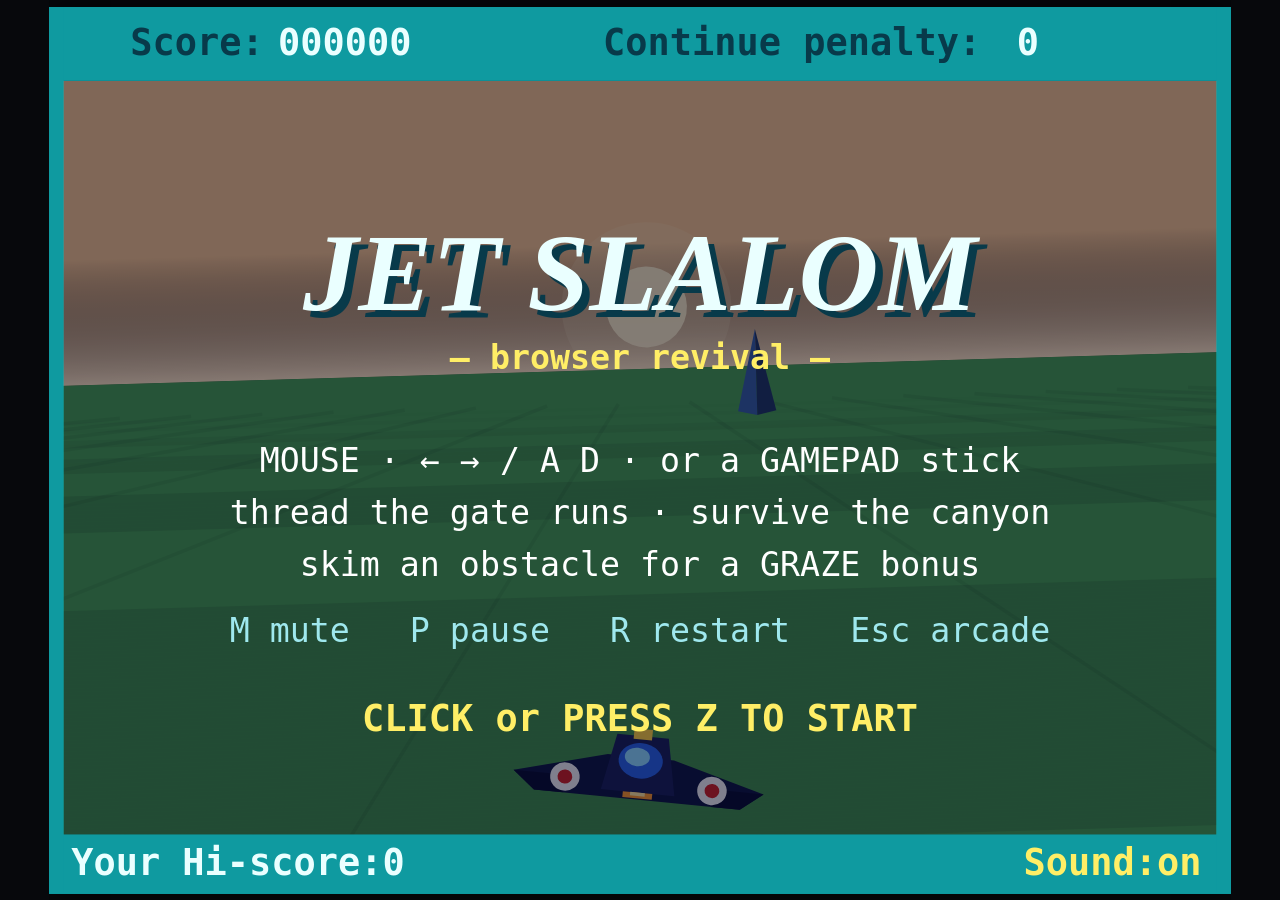
<file: games/jet-slalom.html>
<!DOCTYPE html>
<html lang="en">
<head>
<meta charset="UTF-8">
<meta name="viewport" content="width=device-width,initial-scale=1,maximum-scale=1,user-scalable=no,viewport-fit=cover">
<title>JET SLALOM — Revival</title>
<style>
  html,body{margin:0;padding:0;background:#07080c;height:100%;overflow:hidden;
            display:flex;align-items:center;justify-content:center;
            touch-action:none;-webkit-user-select:none;user-select:none;
            -webkit-tap-highlight-color:transparent;overscroll-behavior:none;}
  canvas{background:#000;display:block;box-shadow:0 0 40px rgba(0,0,0,.85);cursor:crosshair;
         touch-action:none;}
  canvas.chunky{image-rendering:pixelated;image-rendering:crisp-edges;}
</style>
</head>
<body>
<canvas id="game"></canvas>
<script>
"use strict";
/* ==========================================================================
   JET SLALOM — browser revival
   Mouse or ← → / A D to steer.  Z / click = start & continue.
   M mute · P pause · R restart · Esc back to arcade.

   Design notes
   ------------
   THE JET'S PACE NEVER CHANGES. Like the original, the only lever pulled as
   things get harder is what the world throws at you: a "section director"
   picks movements — open sky / slalom / scatter field / bulkheads / gate run /
   chicane / canyon run / spire storm / breather — weighted by a difficulty
   value that both RAMPS and FLUCTUATES, and that value also drives density,
   corridor width and how much bulk crowds around each peak. Nothing in the
   world ever moves — every obstacle is bolted to its spot on the ground plane,
   and everything is a triangular peak: no other silhouettes.

   Solvability is structural, not hoped-for: a virtual racing line ("the lane")
   snakes down the track, and its lateral movement per unit of depth is capped
   at well under what the jet can physically cover in that same depth. Every
   obstacle is then pushed clear of the corridor around that lane. So a
   continuous, reachable gap always exists at every difficulty — the canyon run
   is a real canyon run, not a coin flip. See dev/test-solvable.js.

   There is no lateral wall. Hold a direction and you keep sliding forever; the
   world is generated around where the jet WILL be, so the field sweeps along
   with you diagonally instead of falling behind.
   ========================================================================== */

const BW = 320, BH = 240;                 // classic internal resolution
const cv = document.getElementById('game');
const g  = cv.getContext('2d');

/* ---------------------------------------------------------------- display */
/* Shared harness: ?size=fit|1..6  ?style=sharp|chunky, live-updated by the
   arcade shell via postMessage.  "sharp" renders at true device pixels and
   scales all geometry; "chunky" renders 320x240 and nearest-neighbours up. */
let SCALE = 1;
const DISP = (function(){
  const q = new URLSearchParams(location.search);
  let size  = q.get('size')  || lsGet('fgr_size')  || 'fit';
  let style = q.get('style') || lsGet('fgr_style') || 'sharp';
  function apply(){
    let s = (size === 'fit')
      ? Math.min(innerWidth/BW, innerHeight/BH) * 0.985
      : (parseFloat(size) || 1);
    if(style === 'chunky'){
      s = Math.max(1, Math.floor(s));
      cv.width = BW; cv.height = BH;
      cv.style.width = (BW*s)+'px'; cv.style.height = (BH*s)+'px';
      cv.classList.add('chunky');
      SCALE = 1;
    } else {
      s = Math.max(0.5, s);
      const dpr  = Math.min(3, window.devicePixelRatio || 1);
      const cssW = Math.round(BW*s), cssH = Math.round(BH*s);
      cv.width = Math.round(cssW*dpr); cv.height = Math.round(cssH*dpr);
      cv.style.width = cssW+'px'; cv.style.height = cssH+'px';
      cv.classList.remove('chunky');
      SCALE = (cssW*dpr)/BW;
    }
    g.imageSmoothingEnabled = false;
  }
  apply();
  addEventListener('resize', apply);
  addEventListener('message', e=>{
    const d = e.data;
    if(!d || d.t !== 'display') return;
    if(d.size)  size  = d.size;
    if(d.style) style = d.style;
    apply();
  });
  return { apply };
})();
const DBG = new URLSearchParams(location.search).get('dbg')==='1';
function lsGet(k){ try{ return localStorage.getItem(k); }catch(e){ return null; } }
function lsSet(k,v){ try{ localStorage.setItem(k,v); }catch(e){} }
/* Tell the arcade we actually booted. It uses this as proof that framing us
   worked at all — Chrome on Android refuses to load a local file into a
   subframe, so the shell would render fine and then every game came up blank
   with no way for the shell to know. No hello, and the shell stops trying to
   frame us and opens us in the whole tab instead. */
if(window.parent && window.parent !== window)
  try{ window.parent.postMessage({t:'hello'}, '*'); }catch(e){}
function exitToArcade(){
  if(window.parent && window.parent !== window){ window.parent.postMessage({t:'exit'},'*'); return; }
  // running in the whole tab (the arcade's fallback path): the arcade is the
  // previous history entry, so step back to it rather than reloading it cold
  if(history.length > 1) history.back(); else location.href = 'index.html';
}

/* -------------------------------------------------------------- utilities */
const rnd   = (a,b)=>a+Math.random()*(b-a);
const irnd  = (a,b)=>Math.floor(rnd(a,b+1));
const clamp = (v,a,b)=>v<a?a:v>b?b:v;
const lerp  = (a,b,t)=>a+(b-a)*t;
const sgn   = v=>v<0?-1:1;
function hex2rgb(h){ return [parseInt(h.slice(1,3),16),parseInt(h.slice(3,5),16),parseInt(h.slice(5,7),16)]; }
function mix(h1,h2,t){
  const a=hex2rgb(h1), b=hex2rgb(h2);
  return 'rgb('+Math.round(lerp(a[0],b[0],t))+','+Math.round(lerp(a[1],b[1],t))+','+Math.round(lerp(a[2],b[2],t))+')';
}
function shadeRGB(rgbStr,f){
  const m = /(\d+),(\d+),(\d+)/.exec(rgbStr);
  return 'rgb('+Math.min(255,Math.round(m[1]*f))+','+Math.min(255,Math.round(m[2]*f))+','+Math.min(255,Math.round(m[3]*f))+')';
}
function poly(pts,fill){
  g.beginPath(); g.moveTo(pts[0][0],pts[0][1]);
  for(let i=1;i<pts.length;i++) g.lineTo(pts[i][0],pts[i][1]);
  g.closePath(); g.fillStyle=fill; g.fill();
}

/* ------------------------------------------------------------------ sound */
/* Owned by the arcade shell: ?sound=on|off seeds it, postMessage updates it
   live, and pressing S in here reports back so the shell's toggle agrees. */
let soundOn = (new URLSearchParams(location.search).get('sound') || lsGet('fgr_sound') || 'on') === 'on';
let ac=null;
function setSound(on, tell){
  soundOn = !!on;
  lsSet('fgr_sound', soundOn ? 'on' : 'off');
  if(tell && window.parent && window.parent !== window)
    window.parent.postMessage({t:'sound', on:soundOn}, '*');
}
addEventListener('message', e=>{
  const d = e.data;
  if(d && d.t === 'sound') setSound(d.on, false);
  if(d && d.t === 'pace'){
    setPace(d.relaxed);
    hiScore = parseInt(lsGet(hsKey())||'0',10)||0;   // the board changed with it
  }
});
/* Compact in place rather than rebuilding: the obstacle list was rebuilt with
   filter() every single frame, which is one throwaway array a frame for the
   whole run. Same semantics, no allocation. */
function sweep(a, keep){
  let w = 0;
  for(let i=0;i<a.length;i++){ const v = a[i]; if(keep(v)){ if(w!==i) a[w] = v; w++; } }
  a.length = w;
  return a;
}
/* ---- voices ----------------------------------------------------------------
   Every effect used to wire a fresh oscillator and gain straight to
   ac.destination and then just walk away. o.stop() silences a voice but does
   NOT unwire it, so the graph only ever grew: at a full rate of fire that is
   roughly 150 new nodes a second, and the audio thread walks all of them every
   render quantum. A long run therefore got progressively choppier — which is
   exactly the late-area lag. Now there is one master gain, every voice
   disconnects itself the moment it ends (with a timer as a backstop, because
   onended does not fire if the context is suspended), a hard cap on how many
   can ever be live at once, and a per-effect minimum gap so the gun cannot
   spawn a voice per bullet. */
const VOICES = 20;
let voices = 0, master = null;
const lastAt = Object.create(null);
function beep(type, freq, dur, vol, slide, tag, gap){
  if(!soundOn || voices >= VOICES) return;
  try{
    if(!ac){
      ac = new (window.AudioContext||window.webkitAudioContext)();
      master = ac.createGain(); master.gain.value = 1; master.connect(ac.destination);
    }
    if(ac.state === 'suspended') ac.resume();
    const now = ac.currentTime;
    if(tag){    // throttle repeats of one effect — on the WALL clock, because
                // ac.currentTime freezes whenever the context is suspended and
                // would then throttle the effect to permanent silence
      const t = performance.now();
      if(t - (lastAt[tag] || -1e9) < gap*1000) return;
      lastAt[tag] = t;
    }
    const o = ac.createOscillator(), gn = ac.createGain();
    o.type = type; o.frequency.setValueAtTime(freq, now);
    if(slide) o.frequency.exponentialRampToValueAtTime(Math.max(20, freq+slide), now+dur);
    gn.gain.setValueAtTime(vol, now);
    gn.gain.exponentialRampToValueAtTime(0.0001, now+dur);
    o.connect(gn); gn.connect(master);
    voices++;
    let done = false;
    const release = () => {
      if(done) return; done = true; voices--;
      try{ o.disconnect(); gn.disconnect(); }catch(e){}
    };
    o.onended = release;
    setTimeout(release, (dur + 0.3) * 1000);
    o.start(now); o.stop(now + dur);
  }catch(e){}
}
const sfx = {
  crash : ()=>beep('sawtooth',110,.9,.22,-80),
  graze : ()=>beep('square',1400,.05,.03,600,'graze',0.05),
  sect  : ()=>beep('triangle',330,.22,.06,240),
  start : ()=>beep('square',220,.16,.06,500),
};

/* ------------------------------------------------------------ HUD / camera */
const TOP=20, BOT=16, VH=BH-TOP-BOT;
const CX=BW/2, HORIZON=TOP+78;
const F=150, CAMH=13;                     // focal length, camera height
const GK = CAMH*F;                        // ground constant: y = HORIZON + GK/z
const ZSPAWN=195, PXZ=15;                 // spawn plane, player plane
/* There is NO hard lateral wall. The jet's x is unbounded — the camera is
   locked to it, so holding a direction just makes the world stream past
   diagonally forever, exactly like the original. Instead the world is
   *generated around the jet*: BAND is the half-width of the spawn band and
   LANEMAX how far the safe lane may sit from that band's centre. */
const BAND=124, LANEMAX=94;

/* -------------------------------------------------- sci-fi time-of-day cycle */
/* Each stop carries its own obstacle palette, so the whole biome shifts. */
const PALS = [
  { name:'DAWN',    sky:'#f6c489', hz:'#ffe6bd', gnd:'#46a04e', b:0.92, star:0.00,
    sunH:16, sunR:11, sunC:'#fff2c8',
    cols:['#b8442a','#e0902e','#8a5a20','#c05a86','#3d68b0','#a3702f'] },
  { name:'MORNING', sky:'#cfe9f5', hz:'#ecf8fc', gnd:'#a4dda1', b:1.00, star:0.00,
    sunH:52, sunR:8,  sunC:'#ffffe0',
    cols:['#e42222','#1550e2','#ff42d2','#f2a41e','#22a6e6','#e8522f'] },
  { name:'ZENITH',  sky:'#f0aebe', hz:'#f8d4dc', gnd:'#3fae3f', b:1.00, star:0.00,
    sunH:70, sunR:7,  sunC:'#fffbe8',
    cols:['#8a5a20','#7a4a1a','#4a6a9a','#8a8a92','#9a6a2a','#6a7a8a'] },
  { name:'DUSK',    sky:'#7c3f92', hz:'#e8785c', gnd:'#2f7a4a', b:0.84, star:0.10,
    sunH:8,  sunR:14, sunC:'#ffb050',
    cols:['#e05a30','#a03060','#5f3d88','#d08040','#40607a','#8a3054'] },
  { name:'NIGHT',   sky:'#0e0f2e', hz:'#25315a', gnd:'#123a2a', b:0.52, star:1.00,
    sunH:60, sunR:9,  sunC:'#d8e4ff',
    cols:['#3a5a9a','#5c3a7c','#2a6a5a','#7a5a3a','#4a4a6a','#6a2a4a'] },
  { name:'XENON',   sky:'#5a11a0', hz:'#8a24c8', gnd:'#8a8f2a', b:0.98, star:0.35,
    sunH:34, sunR:10, sunC:'#f0e0ff',
    cols:['#e42020','#f2a41e','#ff42d2','#2060e0','#e060a0','#d84010'] },
  { name:'HALOGEN', sky:'#a8ece4', hz:'#dcfff9', gnd:'#2f8f7a', b:1.00, star:0.00,
    sunH:46, sunR:8,  sunC:'#ffffff',
    cols:['#106a9a','#1eb0a0','#ded040','#a04070','#2f7a52','#d08030'] },
  { name:'RED GIANT',sky:'#d4562f', hz:'#ffab63', gnd:'#7a3a28', b:1.00, star:0.05,
    sunH:12, sunR:22, sunC:'#ffd08a',
    cols:['#2a1a3a','#8a2a2a','#f0d060','#d06020','#5a2a5a','#20406a'] },
];
const CYCLE = 132*60;                     // frames per full colour cycle
function palette(fr){
  const p = (fr % CYCLE)/CYCLE * PALS.length;
  const i = Math.floor(p), t = p - i;
  const A = PALS[i], B = PALS[(i+1)%PALS.length];
  const cols = [];
  for(let k=0;k<6;k++) cols.push(mix(A.cols[k], B.cols[k], t));
  return {
    sky : mix(A.sky,B.sky,t), hz: mix(A.hz,B.hz,t), gnd: mix(A.gnd,B.gnd,t),
    b   : lerp(A.b,B.b,t),    star: lerp(A.star,B.star,t),
    sunH: lerp(A.sunH,B.sunH,t), sunR: lerp(A.sunR,B.sunR,t),
    sunC: mix(A.sunC,B.sunC,t),
    name: t<0.5 ? A.name : B.name,
    cols
  };
}
/* fixed star field, drawn only when the palette is dark */
const STARS = (function(){ const s=[]; for(let i=0;i<70;i++)
  s.push({x:rnd(-90,BW+90), y:rnd(TOP-40,HORIZON-4), m:rnd(.35,1)}); return s; })();

/* ------------------------------------------------------------------ input */
const keys={};
let mouseX=BW/2, useMouse=false, startReq=false;
addEventListener('keydown',e=>{
  keys[e.code]=true;
  if(['ArrowLeft','ArrowRight','ArrowUp','ArrowDown','Space'].includes(e.code)) e.preventDefault();
  if(e.code==='KeyM') setSound(!soundOn, true);   // M for mute, same as Area Flat 3
  if(e.code==='KeyP'&&state==='play') paused=!paused;
  if(e.code==='Escape') exitToArcade();
  if(e.code==='KeyZ'||e.code==='Enter'||e.code==='Space') startReq=true;
  if(e.code==='KeyR'&&state!=='title') fullReset();
  if(e.code!=='KeyZ') useMouse=false;
});
addEventListener('keyup',e=>{ keys[e.code]=false; });
cv.addEventListener('mousemove',e=>{
  const r=cv.getBoundingClientRect();
  mouseX = (e.clientX-r.left)*(BW/r.width);
  useMouse = true;
});
cv.addEventListener('mousedown',e=>{ e.preventDefault(); startReq=true; window.focus(); });
cv.addEventListener('contextmenu',e=>e.preventDefault());
/* ---------------- touch: a floating virtual stick ----------------
   Absolute finger-position steering doesn't work here, because the jet is always
   drawn dead centre — there's nothing on screen for your finger to correspond
   to. So: put a thumb down anywhere and pull. How far you pull sets how fast you
   slide, exactly like the gamepad stick, and holding at full deflection strafes
   forever the way the game is built to allow. The origin floats, so you never
   run out of thumb travel. Lifting off stops you — the old handlers had no
   touchend at all, which left the jet steering after you let go. */
const TSTICK = 46;                       // logical px for full deflection
let touchId = null, touchOX = 0, touchDX = 0;
function touchX(t){ const r = cv.getBoundingClientRect(); return (t.clientX-r.left)*(BW/r.width); }
cv.addEventListener('touchstart', e=>{
  e.preventDefault(); startReq = true; useMouse = false;
  if(touchId === null && e.changedTouches.length){
    const t = e.changedTouches[0];
    touchId = t.identifier; touchOX = touchX(t); touchDX = 0;
  }
}, {passive:false});
cv.addEventListener('touchmove', e=>{
  e.preventDefault();
  for(const t of e.changedTouches){
    if(t.identifier !== touchId) continue;
    const x = touchX(t);
    let d = x - touchOX;
    if(d >  TSTICK){ touchOX = x - TSTICK; d =  TSTICK; }   // floating origin
    if(d < -TSTICK){ touchOX = x + TSTICK; d = -TSTICK; }
    touchDX = d;
  }
}, {passive:false});
function touchOff(e){
  e.preventDefault();
  for(const t of e.changedTouches)
    if(t.identifier === touchId){ touchId = null; touchDX = 0; }
}
cv.addEventListener('touchend',    touchOff, {passive:false});
cv.addEventListener('touchcancel', touchOff, {passive:false});
const COARSE = !!(window.matchMedia && matchMedia('(pointer: coarse)').matches);


/* ---------------- gamepad ----------------
   Polled rather than event-driven, because that's all the Gamepad API offers.
   Analog stick with a deadzone, d-pad as a digital fallback, and edge-detection
   on the buttons that should fire once per press rather than per frame.
   Note: browsers only expose pads after a gesture in THIS document, so the pad
   wakes up on the first button press. */
const PAD = { x:0, y:0, fire:false, laser:false, bomb:false, start:false, on:false };
const padPrev = { bomb:false, start:false, alt:false };
/* Owned by the arcade shell like sound is: ?pad=on|off seeds it, postMessage
   toggles it live, and we report back whenever a pad appears or disappears so
   the shell can show whether one is actually live. */
let padEnabled = (new URLSearchParams(location.search).get('pad')
                  || lsGet('fgr_pad') || 'on') !== 'off';
let padSeen = false;
/* ---- pace ----------------------------------------------------------------
   Two paces, classic and relaxed. Relaxed is NOT an easy mode: it generates the
   same world, obstacle for obstacle, under the same structural guarantee — the
   corridor's drift budget is measured in FRAMES OF FLIGHT, so slowing the
   scroll stretches that budget and the jet's reach by the same factor and the
   proof carries over untouched. */
let RELAXED = (new URLSearchParams(location.search).get('pace') || lsGet('fgr_pace') || 'classic') === 'relaxed';
function setPace(relaxed){
  RELAXED = !!relaxed;
  lsSet('fgr_pace', RELAXED ? 'relaxed' : 'classic');
  recalcDifficulty();
}
function padTell(on){
  if(on === padSeen) return;
  padSeen = on;
  if(window.parent && window.parent !== window)
    window.parent.postMessage({t:'padstate', on}, '*');
}
addEventListener('message', e=>{
  const d = e.data;
  if(!d || d.t !== 'padset') return;
  padEnabled = !!d.on;
  lsSet('fgr_pad', padEnabled ? 'on' : 'off');
  if(!padEnabled) padTell(false);
});
function pollPad(){
  if(!padEnabled){ PAD.on=false; PAD.x=PAD.y=0; PAD.fire=PAD.laser=false; PAD.bomb=PAD.start=false; return; }
  const list = navigator.getGamepads ? navigator.getGamepads() : [];
  let gp = null;
  for(const p of list) if(p && p.connected){ gp = p; break; }
  PAD.on = !!gp;
  padTell(!!gp);
  if(!gp){ PAD.x=PAD.y=0; PAD.fire=PAD.laser=false; PAD.bomb=PAD.start=false; return; }
  const btn = i => !!(gp.buttons[i] && gp.buttons[i].pressed);
  const dz = 0.22;
  const ax = gp.axes[0]||0, ay = gp.axes[1]||0;
  PAD.x = Math.abs(ax)>dz ? ax : 0;
  PAD.y = Math.abs(ay)>dz ? ay : 0;
  if(btn(14)) PAD.x = -1;  if(btn(15)) PAD.x = 1;     // d-pad overrides
  if(btn(12)) PAD.y = -1;  if(btn(13)) PAD.y = 1;
  PAD.fire  = btn(0) || btn(7);                        // A / right trigger
  PAD.laser = btn(2) || btn(6) || btn(5);              // X / left trigger / RB
  const bombNow  = btn(1) || btn(4);                   // B / LB
  const startNow = btn(9) || btn(8);                   // start / select
  PAD.bomb  = bombNow  && !padPrev.bomb;
  PAD.start = startNow && !padPrev.start;
  padPrev.bomb = bombNow; padPrev.start = startNow;
}

/* ------------------------------------------------------------ game state */
let state='title', paused=false, frame=0, time=0;
const hsKey = () => RELAXED ? 'jshs_relaxed' : 'jshs';  // separate boards per pace
let score=0, penalty=0, hiScore=parseInt(lsGet(hsKey())||'0',10)||0;
let px=0, vx=0, bank=0, anchor=0;
let trees=[], dist=0, nextSpawn=0, pc=0;  // pc = predicted arrival centre
let laneX=0, laneT=0;                     // the guaranteed-reachable racing line
let sec=null, prevSecId='', hardStreak=0;
let banner='', bannerT=0;
let combo=0, comboT=0, best=0;
let crashT=0, shards=[], invuln=0;
let ramp=0, fluct=0, diff=0, spd=1.2, attractSpawn=0, cycOff=0;
function cyclePhase(){ return Math.floor(time*60) + cycOff; }

function fullReset(){
  cycOff = cyclePhase() % CYCLE;             // keep the sky where the eye left it
  score=0; penalty=0; time=0; px=0; vx=0; bank=0; anchor=0;
  trees=[]; dist=0; nextSpawn=40; laneX=0; laneT=0; pc=0;
  sec=null; prevSecId=''; hardStreak=0;
  banner=''; bannerT=0; combo=0; comboT=0; best=0;
  shards=[]; invuln=90; crashT=0;
  recalcDifficulty();
  startSection('open');
  state='play'; sfx.start();
}
function continueRun(){
  penalty += 1000;
  state='play'; shards=[]; vx=0; invuln=70; combo=0;
  trees = trees.filter(t=>t.z>105);       // clear the immediate wall
  anchor = px; pc = px; laneX = px; laneT = px;
  startSection('breather');
}

/* ------------------------------------------------------- difficulty curve */
/* ramp  : monotone 0->1, the long arc of the run
   fluct : two out-of-phase sines, the breathing in and out
   diff  : what the director actually reads                                  */
/* The jet's pace NEVER changes — like the original. Everything that escalates
   escalates in the world: how dense it is, how tight the corridor is, which
   movements the director is allowed to pick, and whether obstacles hold still. */
const SPEED = 3.35;                                  // world units per frame
const MAXV  = 3.5;                                   // lateral top speed
/* Relaxed changes the PACE and nothing else. The difficulty curve, corridor
   widths, density, which movements the director may pick, how hard canyons
   close — all identical to classic, because that is where the fun lives. The
   only thing that moves is how fast the world arrives, and the jet keeps its
   full lateral speed, so you come out relatively more agile rather than less
   challenged. */
const RELAXED_SPD = 0.50;    // world scroll, relative to classic — half pace
function recalcDifficulty(){
  ramp  = 1 - Math.exp(-time/95);
  const w1 = 0.5 + 0.5*Math.sin(time*0.091);      // ~69s
  const w2 = 0.5 + 0.5*Math.sin(time*0.034 + 1.7); // ~185s
  fluct = w1*0.62 + w2*0.38;
  diff  = clamp(ramp*(0.70 + 0.42*fluct), 0, 1);
  spd   = curSpeed();
}
function curSpeed(){ return RELAXED ? SPEED*RELAXED_SPD : SPEED; }
function maxV(){ return MAXV; }                      // agility is NOT reduced
function tofFrames(){ return (ZSPAWN-PXZ)/curSpeed(); }  // flight time of a spawned row
/* half-width of the guaranteed-clear corridor, in world units.
   jet half-width is 2.4 and the widest obstacle radius ~9.5, so the floor of
   19 still leaves real wiggle room at maximum difficulty.
   Inside a canyon the corridor also tightens as the run progresses — the walls
   close in on you — but never past that proven floor. */
const CORRIDOR_MIN = 19;
function corridorHalf(){
  let base = lerp(36, CORRIDOR_MIN, diff);
  if(sec && sec.id==='canyon' && sec.len){
    const p = clamp(1 - sec.left/sec.len, 0, 1);
    base = Math.max(CORRIDOR_MIN, base*(1 - 0.42*Math.min(1, p*1.4)));
  }
  return base;
}

/* ---------------------------------------------------- the section director */
/* Lengths are in world units; at SPEED 3.35 that's roughly units/200 seconds.
   Movements run long on purpose — you should settle into one and learn its
   rhythm rather than being shuffled between them every couple of seconds. */
const SECDEF = {
  open    : { hard:0, len:[1170, 2180], label:'OPEN SKY'        },
  slalom  : { hard:1, len:[1090, 1720], label:'SLALOM'          },
  field   : { hard:1, len:[1170, 2030], label:'SCATTER FIELD'   },
  doors   : { hard:1, len:[1330, 2340], label:'BULKHEADS'       },
  gates   : { hard:1, len:[1090, 1790], label:'GATE RUN'        },
  chicane : { hard:2, len:[1250, 2180], label:'CHICANE'         },
  funnel  : { hard:0, len:[1330, 2030], label:'CANYON APPROACH' },
  canyon  : { hard:2, len:[4290, 9360], label:'CANYON RUN'      },
  spires  : { hard:2, len:[1010, 1720], label:'SPIRE STORM'     },
  // breather deliberately NOT lengthened: it is the gap between movements
  breather: { hard:0, len:[ 480,  760], label:''                },
};
const FUNNEL_WIDE = BAND + 18;            // funnel mouth: wider than the jet can be
function pickSectionId(){
  const pool=[]; const add=(id,w)=>{ for(let i=0;i<Math.max(0,w);i++) pool.push(id); };
  add('open',   Math.round(7 - 5*diff));
  if(diff>0.07) add('slalom',  Math.round(2 + 3*diff));
  if(diff>0.16) add('field',   Math.round(1 + 4*diff));
  if(diff>0.24) add('doors',   Math.round(1 + 4*diff));
  if(diff>0.30) add('gates',   Math.round(1 + 3*diff));
  if(diff>0.38) add('chicane', Math.round(1 + 4*diff));
  if(diff>0.42) add('canyon',  Math.round(1 + 5*diff));
  if(diff>0.55) add('spires',  Math.round(0 + 4*diff));
  if(!pool.length) pool.push('open');
  return pool[irnd(0,pool.length-1)];
}
function startSection(force){
  const isChange = !!sec;          // false only for the very first section
  let id = force, then = null;
  if(!id){
    if(hardStreak>=2) id='breather';
    else{
      id = pickSectionId();
      if(id===prevSecId && Math.random()<0.72) id = pickSectionId();
    }
    /* never drop the player straight into a canyon: run a funnel first, whose
       converging walls corral them into the mouth so they can't end up
       outside the canyon looking in. */
    if(id==='canyon'){ id='funnel'; then='canyon'; }
  }
  const D = SECDEF[id];
  const L = lerp(D.len[0], D.len[1], Math.random()) * (0.85 + 0.4*ramp);
  const cA = irnd(0,5), cB = (cA + irnd(1,5))%6, cC = (cA + irnd(1,5))%6;
  sec = { id, len:L, left:L, side: Math.random()<.5?-1:1, tick:0, then,
          phL: rnd(0,6.283), phR: rnd(0,6.283),   // independent ridge phase per wall
          phC: rnd(0,6.283), pal: [cA, cA, cB, cA, cC] };   // section colour family
  hardStreak = D.hard ? hardStreak + D.hard : 0;
  prevSecId = id;
  if(id==='funnel'){
    laneT = pc;                            // start converging on the jet at once
    // open the mouth wide enough that the jet is unarguably inside it already,
    // however far out it happens to be when the approach begins
    sec.wide = clamp(Math.abs(pc-laneX) + 70, FUNNEL_WIDE, 300);
  }
  /* Start laying the new movement's rows immediately. Without this the leftover
     spawn step of the OUTGOING movement still has to elapse first — coming off a
     sparse section (step ~80u) into a dense one that meant up to a second of
     dead ground between them. */
  if(isChange) nextSpawn = dist;
  if(D.label && state==='play'){ banner=D.label; bannerT=110; sfx.sect(); }
}
function funnelHalf(){
  const p = clamp(1 - sec.left/sec.len, 0, 1);
  const s = p*p*(3-2*p);                   // smoothstep: gentle at both ends
  return lerp(sec.wide||FUNNEL_WIDE, corridorHalf(), s);
}

/* --------------------------------------------------------- lane + spawning */
const LANE_SAFE = 0.42;   // the corridor creeps at well under the jet's reach
/* Where the jet will actually BE when this row reaches it, if it holds its
   current drift. Generating around this point is what keeps "hold right
   forever" honest — the field sweeps along with you instead of falling behind. */
function predictCentre(){
  const tof = (ZSPAWN-PXZ)/Math.max(0.5, spd);
  return px + clamp(vx*tof, -300, 300);
}
function newLaneTarget(){
  const id = sec ? sec.id : 'open';
  const rel = laneX - pc;
  if(id==='canyon'){
    laneT = pc - sgn(rel||1)*rnd(38,LANEMAX);
  } else if(id==='chicane'){
    laneT = pc - sgn(rel||1)*rnd(54,LANEMAX);
  } else if(id==='slalom'){
    laneT = pc - sgn(rel||1)*rnd(28,66);
  } else if(id==='doors'){
    laneT = pc + rnd(-70,70);
  } else if(id==='funnel'){
    laneT = pc;                                     // converge on the jet
  } else if(id==='breather'){
    laneT = pc + rnd(-30,30);
  } else {
    laneT = pc + rnd(-82,82);
  }
}
function laneAdvance(dz){
  // the funnel mouth keeps re-aiming at the jet almost to the very end, so it
  // shepherds you in rather than closing somewhere you aren't
  if(sec && sec.id==='funnel' && sec.left/sec.len > 0.15) laneT = pc;
  else if(Math.abs(laneT-laneX) < 3.5) newLaneTarget();
  // rein in a lane that drifted out of the band — but only ever at the safe rate,
  // never as a jump, so the corridor stays continuous and therefore flyable
  if(Math.abs(laneT-pc) > LANEMAX) laneT = pc + sgn(laneT-pc)*LANEMAX;

  /* The lane's step budget is measured against the jet's CURRENT diagonal, not
     against the world. A jet holding full right is already spending all its
     lateral speed going right — a lane rate-limited in world terms could never
     keep up, and the walled sections would spawn off to the side. So the lane
     rides the drift for free and gets an independent deviation budget on top,
     while its absolute speed is still capped just under the jet's own top
     speed, which is what keeps it reachable. */
  /* The corridor may only creep at HALF the jet's top lateral speed. That
     margin is the whole solvability guarantee: whatever error you're carrying,
     you close it at the other half. The one exception is when the jet has run
     right away from the corridor (deliberate strafing) — it is in open air out
     there, so the corridor may sprint back to meet it without endangering
     anyone. As soon as it's within reach again the safe rate resumes. */
  const mv  = maxV();
  /* Deliberately measured against the CLASSIC speed, not the current one. This
     is a no-op at classic pace (they're the same number) and it is what keeps
     relaxed honest: laneAdvance is called per SPAWN, so budgeting against the
     live speed would let the corridor wander further per unit of DISTANCE
     whenever the world slowed down — a slower game would quietly generate a
     wigglier, harder world. Pinning it to SPEED makes the corridor's path
     through space identical at either pace; the only thing relaxed changes is
     how many frames you get to fly it. */
  const dt  = dz / Math.max(0.4, SPEED*1.06);   // budget per unit of distance
  const far = Math.abs(laneX - px) > LANEMAX + 40;
  const cap = (far ? 1.7 : LANE_SAFE) * mv * dt;
  laneX += clamp(laneT-laneX, -cap, cap);
}
function treeRadius(h){ return 2.2 + h*0.14; }
/* Wall heights come from a smooth field driven by depth, not from rnd() — so a
   canyon reads as rolling crests and buttresses rather than visual noise. Two
   harmonics: a long swell (~550u) and a shorter ripple (~220u). */
function ridge(phase, k){
  const u = nextSpawn + (k||0);
  return clamp(0.5 + 0.5*(0.62*Math.sin(u*0.0115 + phase) + 0.38*Math.sin(u*0.0287 + phase*1.9)), 0, 1);
}
function ridgeH(phase, lo, hi, k){ return lerp(lo, hi, ridge(phase,k)) + rnd(-1.1,1.1); }
/* Colour comes off the same field. Each section draws from a small related set
   of the palette's six, and which one you get varies smoothly with depth and
   position — so obstacles band into strata and each movement has its own look
   instead of every pyramid being a different colour. */
function pickCi(k){
  if(!sec || !sec.pal) return irnd(0,5);
  const i = clamp(Math.floor(ridge(sec.phC, k) * sec.pal.length), 0, sec.pal.length-1);
  return sec.pal[i];
}
function addTree(x,h,ci){
  const r = treeRadius(h);
  // ln records where the safe lane sat at this depth — used by the debug
  // overlay (?dbg=1) and by the headless solvability harness.
  const t = { x, z:ZSPAWN, h, r, ci: ci===undefined?pickCi(x*0.8):ci, gz:false, ln:laneX,
              lean: Math.random()<0.28 ? rnd(-0.10,0.10) : 0 };
  trees.push(t);
  return t;
}
/* push an obstacle out of the guaranteed corridor (never into it) */
function outside(x, h, pad){
  const r = treeRadius(h), c = corridorHalf() + r + (pad||0);
  const d = x - laneX;
  if(Math.abs(d) < c) return laneX + sgn(d||(Math.random()<.5?-1:1))*c;
  return x;
}
function spawnFree(h, pad){
  const x = outside(pc + rnd(-BAND-16, BAND+16), h, pad||0);
  if(Math.abs(x-pc) > BAND+80) return null;
  return addTree(x,h);
}
/* Everything is bolted to the ground — nothing slides. Extra bulk comes from
   massifs instead: a main peak with smaller shoulders crowded against it at
   slightly different depths. Each shoulder is corridor-checked on its own, so
   density can climb without ever pinching the safe line. */
function spawnCluster(h, pad){
  const t = spawnFree(h, pad);
  if(!t) return null;
  if(Math.random() < 0.22 + 0.40*diff){
    const n = 1 + (Math.random() < diff ? 1 : 0);
    for(let i=0;i<n;i++){
      const side = Math.random()<.5 ? -1 : 1;
      const h2 = h * rnd(0.34, 0.72), r2 = treeRadius(h2);
      const x2 = t.x + side*(t.r + r2*0.82);
      if(Math.abs(x2-laneX) <= corridorHalf() + r2) continue;   // never into the lane
      const c = addTree(x2, h2, t.ci);
      c.z = ZSPAWN - rnd(0, 5);
    }
  }
  return t;
}
function emit(dz){
  const d = diff, id = sec.id;
  sec.tick++;
  if(id==='breather'){
    if(Math.random()<0.55) spawnFree(rnd(7,16), 14);
  }
  else if(id==='open'){
    const n = Math.random() < 0.25+d*0.5 ? 2 : 1;
    for(let i=0;i<n;i++) spawnCluster(Math.random()<0.3 ? rnd(24,42) : rnd(8,22), 4);
  }
  else if(id==='field'){
    const n = 2 + (Math.random()<d?1:0) + (Math.random()<d*d?1:0);
    for(let i=0;i<n;i++) spawnCluster(rnd(7,26), 2);
  }
  else if(id==='slalom'){
    sec.side *= -1;
    const h = rnd(26,44), r = treeRadius(h);
    addTree(laneX + sec.side*(corridorHalf()+r+rnd(0,4)), h);
    if(Math.random()<0.5) spawnCluster(rnd(9,20), 8);
  }
  else if(id==='gates'){
    const h1 = ridgeH(sec.phL, 30, 50), h2 = ridgeH(sec.phR, 30, 50);
    addTree(laneX - (corridorHalf()+treeRadius(h1)+rnd(0,2)), h1);
    addTree(laneX + (corridorHalf()+treeRadius(h2)+rnd(0,2)), h2);
    if(Math.random()<0.6) spawnCluster(rnd(8,20), 12);
  }
  else if(id==='doors'){
    /* A bulkhead: obstacles clear across the band with exactly one door, sitting
       on the lane. Reads instantly, and it gets harder purely by the door
       getting narrower — no extra speed needed. */
    const ch = corridorHalf();
    for(const side of [-1,1]){
      let x = laneX + side*ch, spanned = 0;
      const ph = side<0 ? sec.phL : sec.phR;
      for(let k=0; k<16 && spanned < BAND+44; k++){
        // tallest right at the doorway, tapering outward, so the gap is unmissable
        const h = clamp(lerp(46, 19, clamp(spanned/(BAND*0.75),0,1))
                        + (ridge(ph, spanned*2.6)-0.5)*11, 12, 52);
        const r = treeRadius(h);
        addTree(x + side*r, h);
        const step = 2*r + rnd(0,2);
        x += side*step; spanned += step;
      }
    }
  }
  else if(id==='chicane'){
    /* Thin gate pairs on a lane that whips side to side as fast as the jet can
       legally follow — the fast-twitch counterpart to the long canyon. */
    const h1 = ridgeH(sec.phL, 24, 46), h2 = ridgeH(sec.phR, 24, 46);
    addTree(laneX - (corridorHalf()+treeRadius(h1)+rnd(0,2)), h1);
    addTree(laneX + (corridorHalf()+treeRadius(h2)+rnd(0,2)), h2);
    if(sec.tick%3===0) spawnFree(rnd(10,22), 10);
  }
  else if(id==='funnel'){
    /* Converging walls. Each row lays a solid BAND of obstacles from the mouth
       edge outward — the band is far wider than the per-row narrowing step, so
       successive rows overlap into one continuous V. There is no way around
       the outside: by the time the walls are tight you are already inside. */
    const fh = funnelHalf();
    for(const side of [-1,1]){
      let x = laneX + side*fh, spanned = 0;
      /* Wall depth is adaptive: whichever side the jet has run out toward gets
         a wall long enough to reach past it, so there is never open air around
         the outside of the mouth. The other side stays cheap. */
      const toward = side*(pc-laneX);
      const need = clamp(Math.max(fh > 70 ? 118 : 54, toward - fh + 90), 54, 360);
      const ph = side<0 ? sec.phL : sec.phR;
      for(let k=0; k<24 && spanned < need; k++){
        const h = ridgeH(ph, 24, 48, spanned*2.2), r = treeRadius(h);
        addTree(x + side*r, h);
        const step = 2*r + rnd(0,3);
        x += side*step; spanned += step;
      }
    }
    if(sec.tick%3===0 && fh > 60) spawnFree(rnd(8,18), 6);   // a little texture inside
  }
  else if(id==='canyon'){
    // continuous walls either side of the snaking lane, crests set by the ridge
    // field so the rock rises and falls smoothly as you fly along it
    const hL = ridgeH(sec.phL, 26, 55);
    const hR = ridgeH(sec.phR, 26, 55);
    addTree(laneX - (corridorHalf()+treeRadius(hL)+rnd(0,3)), hL);
    addTree(laneX + (corridorHalf()+treeRadius(hR)+rnd(0,3)), hR);
    if(sec.tick%2===0){                    // second rank: a lower echo behind
      const h3 = ridgeH(sec.phL, 17, 42, 120);
      const h4 = ridgeH(sec.phR, 17, 42, 120);
      addTree(laneX - (corridorHalf()+treeRadius(h3)+rnd(9,22)), h3);
      addTree(laneX + (corridorHalf()+treeRadius(h4)+rnd(9,22)), h4);
    }
  }
  else if(id==='spires'){
    const n = 1 + (Math.random()<0.5+d*0.4?1:0);
    for(let i=0;i<n;i++){
      const xr = pc + rnd(-BAND-10, BAND+10);
      const h = ridgeH(sec.phL, 34, 60, xr*0.7);   // nearby needles cluster in height
      const x = outside(xr, h, 3);
      if(Math.abs(x-pc) > BAND+80) continue;
      const t = addTree(x,h);
      t.r *= 0.72;                                 // needles: thinner than they are tall
      if(Math.random() < 0.3 + 0.3*d){             // a shoulder crowding the needle
        const side = Math.random()<.5?-1:1, h2 = h*rnd(0.3,0.6), r2 = treeRadius(h2)*0.72;
        const x2 = t.x + side*(t.r + r2*0.8);
        if(Math.abs(x2-laneX) > corridorHalf() + r2){
          const c = addTree(x2, h2, t.ci); c.r *= 0.72; c.z = ZSPAWN - rnd(0,5);
        }
      }
    }
  }
}
function spawnStep(){
  const d = diff;
  switch(sec.id){
    case 'breather': return 60 - 16*d;
    case 'open':     return 28 - 13*d + rnd(0,10);
    case 'field':    return 17 - 8*d + rnd(0,3);
    case 'slalom':   return 24 - 9*d;
    case 'gates':    return 36 - 15*d;
    case 'doors':    return 88 - 34*d;
    case 'chicane':  return 15 - 3*d;
    case 'funnel':   return 11;
    case 'canyon':   return 8.5 - 1.5*d;
    case 'spires':   return 15 - 6*d + rnd(0,3);
  }
  return 30;
}
function advanceWorld(sp){
  dist += sp;
  pc = predictCentre();
  sec.left -= sp;
  if(sec.left <= 0) startSection(sec.then || undefined);
  let guard = 0;
  while(dist >= nextSpawn && guard++ < 60){
    const dz = Math.max(3, spawnStep());
    nextSpawn += dz;
    laneAdvance(dz);
    emit(dz);
  }
}

/* ----------------------------------------------------------------- update */
function update(){
  frame++;
  pollPad();
  if(PAD.fire || PAD.start) startReq = true;
  if(state==='title'){
    if(startReq){ startReq=false; fullReset(); return; }
    startReq=false;
    /* attract mode — a slow drifting world behind the title card so the
       colour cycle is visible before you ever press start */
    time += 0.010;
    recalcDifficulty();
    const asp = 1.05;
    dist += asp;
    attractSpawn -= asp;
    if(attractSpawn <= 0){ attractSpawn = rnd(26,58); addTree(rnd(-110,110), rnd(9,36)); }
    sweep(trees, t=>{ t.z -= asp; return t.z > PXZ; });
    px   = Math.sin(frame*0.0075)*34;
    bank = Math.sin(frame*0.0075 + Math.PI/2)*0.30;
    return;
  }
  if(state==='crash'){
    crashT++;
    for(const s of shards){ s.x+=s.vx; s.y+=s.vy; s.vy+=.15; s.rot+=s.vr; }
    if(crashT>46 && startReq){ startReq=false; continueRun(); }
    startReq=false; return;
  }
  startReq=false;
  if(paused) return;

  time += 1/60;
  recalcDifficulty();
  if(invuln>0) invuln--;
  if(bannerT>0) bannerT--;
  if(comboT>0){ comboT--; if(comboT===0) combo=0; }

  /* ---- steering: no lateral wall, ever ----------------------------------
     Keys give straight velocity control, so holding one banks you off across
     an endless field. The mouse positions you precisely inside a window
     around a drifting anchor; shove the pointer past the window's edge and
     the anchor itself starts sliding, so you keep strafing for as long as you
     hold it there. Either way px is unbounded and the camera follows. */
  const mv = maxV();
  let steer=0;
  if(keys['ArrowLeft']||keys['KeyA']) steer-=1;
  if(keys['ArrowRight']||keys['KeyD']) steer+=1;
  if(touchId !== null){
    const off = Math.abs(touchDX) < 5 ? 0 : touchDX/TSTICK;   // small deadzone
    useMouse=false; vx = clamp(off*mv, -mv, mv); anchor = px;
  } else if(PAD.x !== 0){
    // a stick is a velocity control, which is exactly what this game wants —
    // push it right and you keep sliding right, as far as you like
    useMouse=false; vx = clamp(PAD.x*mv, -mv, mv); anchor = px;
  } else if(steer!==0){
    useMouse=false; vx = clamp(vx + steer*0.62, -mv, mv); anchor = px;
  } else if(useMouse){
    const off  = clamp((mouseX/BW - 0.5)*2, -1, 1);      // -1 .. 1 across the canvas
    const DEAD = 0.80;
    if(Math.abs(off) > DEAD)
      anchor += sgn(off) * ((Math.abs(off)-DEAD)/(1-DEAD)) * mv * 0.92;
    vx = clamp((anchor + off*96 - px)*0.26, -mv, mv);
  } else { vx *= 0.86; anchor = px; }
  px += vx;
  bank += ((vx/mv) - bank)*0.16;

  /* world */
  advanceWorld(spd);
  // pace is flat, so the score rewards how thick the world is, not how fast
  score += 3 + Math.round(diff*6);

  const keep=[];
  for(const t of trees){
    t.z -= spd;
    // graze bonus, evaluated just before the obstacle reaches the jet
    if(!t.gz && t.z < PXZ+16){
      t.gz = true;
      const gap = Math.abs(t.x-px) - t.r;
      if(gap > 2.6 && gap < 9.5){
        combo = Math.min(combo+1, 20); comboT=110;
        best = Math.max(best, combo);
        score += 40 + combo*20;
        sfx.graze();
      }
    }
    if(t.z <= PXZ){
      if(!invuln && Math.abs(t.x-px) < t.r+2.4){ doCrash(); return; }
      continue;
    }
    if(Math.abs(t.x-px) > 520) continue;    // far off the flank: unreachable, drop it
    keep.push(t);
  }
  trees = keep;
  const net = score-penalty;
  if(net > hiScore){ hiScore = net; lsSet(hsKey(),''+hiScore); }
}
function doCrash(){
  state='crash'; crashT=0; combo=0; sfx.crash();
  shards=[];
  for(let i=0;i<16;i++)
    shards.push({ x:CX+rnd(-22,22), y:BH-BOT-20+rnd(-10,10),
      vx:rnd(-3.2,3.2), vy:rnd(-4.4,-1), rot:rnd(0,6.3), vr:rnd(-.32,.32),
      size:rnd(3,9), col:['#101840','#28e0e0','#ffffff','#cc2222','#ffd040'][irnd(0,4)] });
}

/* ---------------------------------------------------------------- drawing */
function drawPlane(x,y,b){
  g.save(); g.translate(x,y); g.rotate(b*0.34); g.scale(1, 1-Math.abs(b)*0.14);
  poly([[-34,4],[-9,-3],[9,-3],[34,4],[28,9],[-28,9]], '#101840');   // wing
  poly([[-7,-9],[7,-9],[10,7],[-10,7]], '#1a2358');                  // fuselage
  poly([[-34,4],[-28,9],[-20,9],[-24,4]], '#0a1030');                // wing shade
  poly([[ 34,4],[ 28,9],[ 20,9],[ 24,4]], '#0a1030');
  g.fillStyle='#2a66e8'; g.beginPath(); g.ellipse(0,-2,6,5,0,0,7); g.fill();
  g.fillStyle='#8fdcff'; g.beginPath(); g.ellipse(-1,-3,3.4,2.6,0,0,7); g.fill();
  for(const s of [-1,1]){                                            // roundels
    g.fillStyle='#f2f2f2'; g.beginPath(); g.arc(s*20,4.5,4,0,7); g.fill();
    g.fillStyle='#d02222'; g.beginPath(); g.arc(s*20,4.5,2,0,7); g.fill();
  }
  g.fillStyle='#ffd040'; g.fillRect(-2.5,-11,5,3);                   // nose
  // afterburner
  const fl = 3+Math.sin(frame*0.7)*1.4;
  g.fillStyle='#ff9a2a'; g.fillRect(-4, 7, 8, fl);
  g.fillStyle='#ffe89a'; g.fillRect(-2, 7, 4, fl*0.6);
  g.restore();
}
function drawTree(t,pal){
  const s = F/t.z;
  const sx = CX + (t.x-px)*s;
  const gy = HORIZON + GK/t.z;
  const hpx = t.h*s, w = Math.max(0.8, t.r*s);
  if(sx+w < -90 || sx-w > BW+90) return;
  const c    = pal.cols[t.ci];
  const lit  = shadeRGB(c, pal.b);
  const dark = shadeRGB(c, pal.b*0.60);
  const ax   = sx + t.lean*hpx;              // leaning apex
  poly([[sx-w,gy],[sx,gy+w*0.22],[ax,gy-hpx]], lit);
  poly([[sx,gy+w*0.22],[sx+w,gy],[ax,gy-hpx]], dark);
}
/* World-locked lateral markings. A line of constant world-x projects to a
   straight screen line (both sx and gy are linear in 1/z), so this is one cheap
   path. Without it the ground is a flat colour and your own sideways motion is
   ambiguous — obstacles look like they're sliding instead of you banking. */
function drawGroundLines(){
  const SP = 27, zN = 11, zF = 210;
  const uN = F/zN, uF = F/zF;
  const yN = HORIZON + GK/zN, yF = HORIZON + GK/zF;
  const k0 = Math.floor((px-380)/SP), k1 = Math.ceil((px+380)/SP);
  g.strokeStyle = 'rgba(0,0,0,0.065)'; g.lineWidth = 1;
  g.beginPath();
  for(let k=k0;k<=k1;k++){
    const d = k*SP - px;
    g.moveTo(CX + d*uF, yF);
    g.lineTo(CX + d*uN, yN);
  }
  g.stroke();
}
function drawGround(pal){
  // world-locked shading stripes: cheap, strong sense of speed
  const yStart = Math.ceil(HORIZON + GK/210);
  for(let y=yStart; y<BH+46; y++){
    const z = GK/(y-HORIZON);
    if(z > 210) continue;
    const band = Math.floor((z + dist)/17) & 1;
    if(!band) continue;
    const a = clamp((210-z)/150, 0, 1)*0.105;
    g.fillStyle = 'rgba(0,0,0,'+a.toFixed(3)+')';
    g.fillRect(-90, y, BW+180, 1);
  }
}
function draw(){
  g.setTransform(SCALE,0,0,SCALE,0,0);
  const cy  = cyclePhase();
  const pal = palette(cy);

  g.save();
  g.beginPath(); g.rect(0,TOP,BW,VH); g.clip();
  g.save();
  g.translate(CX,HORIZON); g.rotate(-bank*0.10); g.translate(-CX,-HORIZON);

  /* sky + horizon haze */
  g.fillStyle = pal.sky; g.fillRect(-90, TOP-100, BW+180, HORIZON-TOP+100);
  const grd = g.createLinearGradient(0, HORIZON-34, 0, HORIZON);
  grd.addColorStop(0,'rgba(0,0,0,0)'); grd.addColorStop(1, pal.hz);
  g.fillStyle = grd; g.fillRect(-90, HORIZON-34, BW+180, 34);

  /* stars */
  if(pal.star > 0.02){
    for(const st of STARS){
      const sx = st.x - px*0.035;
      g.globalAlpha = pal.star * st.m * (0.65 + 0.35*Math.sin(frame*0.05 + st.x));
      g.fillStyle = '#ffffff';
      g.fillRect(((sx % (BW+180)) + BW+180) % (BW+180) - 90, st.y, 1, 1);
    }
    g.globalAlpha = 1;
  }
  /* sun / moon */
  const sx0 = CX + Math.sin(cy/CYCLE*Math.PI*2)*142;
  g.fillStyle = pal.sunC; g.globalAlpha = 0.9;
  g.beginPath(); g.arc(sx0, HORIZON-pal.sunH, pal.sunR, 0, 7); g.fill();
  g.globalAlpha = 0.16;
  g.beginPath(); g.arc(sx0, HORIZON-pal.sunH, pal.sunR*2.1, 0, 7); g.fill();
  g.globalAlpha = 1;

  /* ground */
  g.fillStyle = pal.gnd; g.fillRect(-90, HORIZON, BW+180, BH+60);
  drawGround(pal);
  drawGroundLines();

  /* obstacles, far to near */
  const sorted = trees.slice().sort((a,b)=>b.z-a.z);
  for(const t of sorted) drawTree(t,pal);
  if(DBG){                                  // ?dbg=1 — show the guaranteed lane
    for(const t of sorted){
      const s=F/t.z, gy=HORIZON+GK/t.z;
      g.fillStyle='#00ff88'; g.fillRect(CX+(t.ln-px)*s-1, gy-2, 2, 2);
      g.fillStyle='rgba(0,255,136,.35)';
      g.fillRect(CX+(t.ln-corridorHalf()-px)*s, gy-2, 1, 2);
      g.fillRect(CX+(t.ln+corridorHalf()-px)*s, gy-2, 1, 2);
    }
  }
  g.restore();

  /* jet / crash */
  if(state==='play' || state==='title' || paused){
    if(!(invuln>0 && frame%6<3)) drawPlane(CX, BH-BOT-18, bank);
  } else if(state==='crash'){
    const r = Math.min(1, crashT/26);
    const bw = 30+250*r, bh = 12+78*r;
    g.fillStyle='#e83020';
    g.beginPath(); g.ellipse(CX, BH-BOT-14, bw/1.6, bh/1.35, 0, 0, 7); g.fill();
    if(crashT<22){ g.fillStyle='#ffd040';
      g.beginPath(); g.ellipse(CX, BH-BOT-16, bw/3.2, bh/2.6, 0, 0, 7); g.fill(); }
    for(const s of shards){
      g.save(); g.translate(s.x,s.y); g.rotate(s.rot);
      poly([[0,-s.size],[s.size*.8,s.size*.6],[-s.size*.8,s.size*.6]], s.col);
      g.restore();
    }
  }

  /* section banner */
  if(bannerT>0 && banner){
    const a = Math.min(1, bannerT/28);
    g.globalAlpha = a; g.textAlign='center';
    g.font='bold 15px monospace';
    g.fillStyle='#000'; g.fillText(banner, CX+1, 62);
    g.fillStyle='#ffee66'; g.fillText(banner, CX, 61);
    g.globalAlpha = 1; g.textAlign='left';
  }
  /* graze combo */
  if(combo>1 && state==='play'){
    g.textAlign='center'; g.font='bold 9px monospace';
    g.globalAlpha = Math.min(1, comboT/30);
    g.fillStyle='#ffffff'; g.fillText('GRAZE x'+combo, CX, BH-BOT-34);
    g.globalAlpha=1; g.textAlign='left';
  }
  g.restore(); // unclip

  /* ------------------------------- HUD ------------------------------- */
  const teal='#0f9aa0';
  g.fillStyle=teal;
  g.fillRect(0,0,BW,TOP); g.fillRect(0,BH-BOT,BW,BOT);
  g.fillRect(0,0,4,BH);   g.fillRect(BW-4,0,4,BH);
  g.font='bold 10px monospace'; g.textAlign='left';
  g.fillStyle='#083a4a'; g.fillText('Score:', 22, 13);
  g.fillStyle='#eaffff'; g.fillText((''+score).padStart(6,'0'), 62, 13);
  g.fillStyle='#083a4a'; g.fillText('Continue penalty:', 150, 13);
  g.fillStyle='#eaffff'; g.fillText(''+penalty, 262, 13);
  g.fillStyle='#eaffff'; g.fillText('Your Hi-score:'+hiScore, 6, BH-5);
  /* Pace tag sits in the top bar's dead space between the score (ends ~98) and
     the penalty label (starts at 150), RIGHT-aligned to end at 144. Aligning it
     from the right rather than placing its left edge is the point: whatever the
     font metrics turn out to be, it can never grow into the label beside it —
     which is exactly how the first attempt ended up printing through it. */
  if(RELAXED){
    g.fillStyle='#7fe0a0'; g.textAlign='right';
    g.fillText('RELAXED', 144, 13);
    g.textAlign='left';
  }
  g.textAlign='right';
  g.fillStyle = soundOn?'#ffee66':'#0b6a70';
  g.fillText('Sound:'+(soundOn?'on':'off'), BW-8, BH-5);
  g.textAlign='left';
  /* speed / intensity pips, bottom centre */
  if(state!=='title'){
    const pips = 12;
    for(let i=0;i<pips;i++){
      const on = i < Math.round(diff*pips);
      g.fillStyle = on ? (i>8?'#ff5a4a':'#ffee66') : '#0b6a70';
      // from 140, not 118: "Your Hi-score:" plus five digits already reaches
      // ~132, and the pips were printing straight onto the last digit
      g.fillRect(140+i*7, BH-11, 5, 6);
    }
  }

  /* ---------------------------- overlays ----------------------------- */
  if(state==='title'){
    g.fillStyle='rgba(0,0,30,0.48)'; g.fillRect(4,TOP,BW-8,VH);
    g.textAlign='center';
    g.font='italic bold 30px Georgia, serif';
    g.fillStyle='#083a4a'; g.fillText('JET SLALOM', CX+2, 84);
    g.fillStyle='#eaffff'; g.fillText('JET SLALOM', CX, 82);
    g.font='bold 9px monospace'; g.fillStyle='#ffee66';
    g.fillText('— browser revival —', CX, 98);
    g.fillStyle='#fff'; g.font='9px monospace';
    g.fillText(COARSE ? 'DRAG anywhere and pull to steer'
                      : 'MOUSE · ← → / A D · or a GAMEPAD stick', CX, 126);
    g.fillText('thread the gate runs · survive the canyon', CX, 140);
    g.fillText('skim an obstacle for a GRAZE bonus', CX, 154);
    g.fillStyle='#9fe8ee';
    g.fillText(COARSE ? 'pull further to slide faster · lift to stop'
                      : 'M mute   P pause   R restart   Esc arcade', CX, 172);
    if(frame%60<40){ g.fillStyle='#ffee66'; g.font='bold 10px monospace';
      g.fillText(COARSE ? 'TAP TO START' : 'CLICK or PRESS Z TO START', CX, 196); }
    g.textAlign='left';
  }
  if(state==='crash' && crashT>46){
    g.textAlign='center';
    g.font='bold 13px monospace'; g.fillStyle='#fff';
    g.fillText('CRASHED', CX, 96);
    g.font='9px monospace'; g.fillStyle='#ffee66';
    g.fillText('best graze chain: '+best, CX, 112);
    g.fillStyle='#fff';
    if(frame%60<40) g.fillText('Z / click : CONTINUE  (+1000 penalty)', CX, 132);
    g.fillText('R : restart from zero', CX, 146);
    g.textAlign='left';
  }
  if(paused && state==='play'){
    g.fillStyle='rgba(0,0,0,0.45)'; g.fillRect(4,TOP,BW-8,VH);
    g.textAlign='center'; g.font='bold 14px monospace'; g.fillStyle='#fff';
    g.fillText('PAUSE', CX, 116); g.textAlign='left';
  }
}

/* ------------------------------------------------------------- main loop */
startSection('open');
function loop(){ update(); draw(); requestAnimationFrame(loop); }
loop();
</script>
</body>
</html>
</file>
<file: assets/site.css>
/* N Dimensional Games: shared styles for the home, support and 404 pages.
   The tokens mirror the NDVDB docs (ndvdb/), so the whole site reads as one. */

:root {
  --bg: #0f1114; --bg-2: #15181d; --bg-3: #1c2027; --line: #2a2f38;
  --fg: #e6e8ec; --fg-2: #aab1bd; --fg-3: #7b8494;
  --accent: #ff8c1a; --accent-2: #ffb15c; --accent-dim: rgba(255,140,26,.14);
  --ok: #4fd18b; --warn: #f5c451; --bad: #ff6b6b; --info: #6db3ff;
  --radius: 10px; --wrap: 1120px;
  --sans: -apple-system, "Segoe UI", Inter, Roboto, Helvetica, Arial, sans-serif;
  color-scheme: dark;
}
[data-theme="light"] {
  --bg: #f7f7f5; --bg-2: #ffffff; --bg-3: #eeeeeb; --line: #dcdcd6;
  --fg: #1a1c20; --fg-2: #4b515b; --fg-3: #7b8290;
  --accent: #d96d00; --accent-2: #b85a00; --accent-dim: rgba(217,109,0,.12);
  --bad: #c62828;
  color-scheme: light;
}

* { box-sizing: border-box; }
[hidden] { display: none !important; }
html { scroll-behavior: smooth; }
body { margin: 0; min-height: 100vh; display: flex; flex-direction: column; background: var(--bg); color: var(--fg); font: 16px/1.6 var(--sans); }
main { flex: 1; }
a { color: var(--accent-2); text-decoration: none; }
a:hover { text-decoration: underline; }
img { display: block; max-width: 100%; height: auto; }
h1, h2, h3 { margin: 0; line-height: 1.2; letter-spacing: -.015em; }
p { margin: .8rem 0; }
.muted { color: var(--fg-2); }
.small { font-size: .88rem; }
.wrap { max-width: var(--wrap); margin: 0 auto; padding: 0 24px; }
.wrap.narrow { max-width: 808px; }
.eyebrow { margin-bottom: 10px; color: var(--accent); font-size: .78rem; font-weight: 700; letter-spacing: .14em; text-transform: uppercase; }
.lede { max-width: 60ch; margin: 14px 0 0; color: var(--fg-2); font-size: 1.15rem; }

/* ── top bar ── */
.topbar { position: sticky; top: 0; z-index: 30; border-bottom: 1px solid var(--line);
  background: color-mix(in srgb, var(--bg) 88%, transparent); backdrop-filter: blur(10px); }
.topbar .wrap { height: 60px; display: flex; align-items: center; gap: 12px; }
.brand { display: flex; align-items: center; gap: 10px; color: var(--fg); font-weight: 700; letter-spacing: .02em; white-space: nowrap; }
.brand:hover { text-decoration: none; }
.brand .mark { flex: none; width: 33px; height: 32px; }
/* The logo files are white on transparent; flip them to black for the light theme. */
[data-theme="light"] .mark, [data-theme="light"] .lockup { filter: invert(1); }
.spacer { flex: 1; }
.nav { display: flex; gap: 2px; }
.nav a { padding: 6px 12px; border-radius: 8px; color: var(--fg-2); font-weight: 500; }
.nav a:hover, .nav a[aria-current="page"] { background: var(--bg-3); color: var(--fg); text-decoration: none; }
.iconbtn { flex: none; height: 34px; min-width: 34px; padding: 0 10px; border: 1px solid var(--line); border-radius: 8px;
  background: var(--bg-2); color: var(--fg-2); font: inherit; cursor: pointer; }
.iconbtn:hover { border-color: var(--fg-3); color: var(--fg); }

/* ── buttons ── */
.btn { display: inline-flex; align-items: center; gap: 8px; padding: 10px 16px; border: 1px solid var(--line); border-radius: 9px;
  background: var(--bg-3); color: var(--fg); font: inherit; font-weight: 650; cursor: pointer; }
.btn:hover { border-color: var(--fg-3); text-decoration: none; }
.btn.primary { border-color: transparent; background: var(--accent); color: #1a0e00; }
.btn.primary:hover { background: var(--accent-2); }
.btn[disabled] { opacity: .55; cursor: not-allowed; }
.ctas { display: flex; flex-wrap: wrap; gap: 10px; margin-top: 24px; }

/* ── home ── */
.hero { padding: 32px 0 56px; border-bottom: 1px solid var(--line);
  background: radial-gradient(1000px 420px at 50% -8%, rgba(96,110,255,.16), transparent 65%); }
.hero h1 { margin: 0; }
.banner { display: block; width: 100%; height: auto; border: 1px solid var(--line); border-radius: 16px; box-shadow: 0 24px 60px rgba(0,0,0,.35); }
.hero-intro { display: flex; flex-wrap: wrap; align-items: center; justify-content: space-between; gap: 18px 32px; margin-top: 28px; }
.hero-intro .lede, .hero-intro .ctas { margin: 0; }
.section { padding: 64px 0; }
.section-title { margin-bottom: 24px; font-size: 1.6rem; }

.product { display: grid; grid-template-columns: minmax(0, 1.1fr) minmax(0, 1fr); overflow: hidden;
  border: 1px solid var(--line); border-radius: 16px; background: var(--bg-2); }
.product + .product { margin-top: 24px; }
.product-media { display: flex; align-items: center; background: #000; }
.product-media img { width: 100%; }
.product-body { align-self: center; padding: 28px 32px; }
.product h3 { font-size: 1.75rem; }
.tagline { margin: 6px 0 0; color: var(--fg-2); font-weight: 500; }
.features { grid-column: 1 / -1; display: grid; grid-template-columns: repeat(2, minmax(0, 1fr)); gap: 12px 32px;
  margin: 0; padding: 22px 32px 26px; border-top: 1px solid var(--line); list-style: none; }
.features li { display: flex; gap: 12px; color: var(--fg-2); font-size: .95rem; }
.features b { color: var(--fg); font-weight: 600; }
.features .ico { flex: none; width: 18px; color: var(--accent); text-align: center; }
.pills { display: flex; flex-wrap: wrap; gap: 6px; margin-top: 20px; }
.pill { padding: 3px 10px; border: 1px solid var(--line); border-radius: 999px; background: var(--bg); color: var(--fg-2); font-size: .8rem; }

.roadmap-intro { max-width: 64ch; margin: -10px 0 26px; color: var(--fg-2); }
.roadmap { display: grid; grid-template-columns: repeat(2, minmax(0, 1fr)); gap: 20px; margin: 0; padding: 0; list-style: none; }
.roadmap li { padding: 24px 26px; border: 1px solid var(--line); border-radius: 16px; background: var(--bg-2); }
.roadmap h3 { margin-top: 14px; font-size: 1.2rem; }
.roadmap p { margin: 10px 0 0; color: var(--fg-2); font-size: .95rem; }
.roadmap-note { margin: 22px 0 0; color: var(--fg-2); font-size: .95rem; }
.status-tag { display: inline-block; padding: 3px 10px; border: 1px solid transparent; border-radius: 999px;
  font-size: .72rem; font-weight: 700; letter-spacing: .09em; text-transform: uppercase; }
.status-tag.dev { background: var(--accent-dim); color: var(--accent-2); }
.status-tag.planned { border-color: var(--line); color: var(--fg-2); }
.status-tag.testing, .status-tag.review { background: color-mix(in srgb, var(--ok) 15%, transparent); color: color-mix(in srgb, var(--ok) 70%, var(--fg)); }

.band { border-top: 1px solid var(--line); background: var(--bg-2); }
.band .wrap { display: flex; flex-wrap: wrap; align-items: center; justify-content: space-between; gap: 20px; padding-top: 40px; padding-bottom: 40px; }
.band h2 { font-size: 1.4rem; }
.band p { margin: 6px 0 0; color: var(--fg-2); }

footer.site { border-top: 1px solid var(--line); color: var(--fg-3); font-size: .88rem; }
footer.site .wrap { display: flex; flex-wrap: wrap; align-items: center; justify-content: space-between; gap: 16px 24px; padding-top: 28px; padding-bottom: 40px; }
footer.site .lockup { display: block; width: auto; height: 56px; }
.footer-meta { display: grid; gap: 6px; justify-items: end; }
footer.site nav { display: flex; flex-wrap: wrap; gap: 6px 18px; }
footer.site a { color: var(--fg-2); }

/* ── support page ── */
.page-head { padding-top: 56px; }
.page-head h1 { font-size: clamp(1.9rem, 4vw, 2.6rem); }
.callout { display: flex; gap: 12px; margin: 24px 0 0; padding: 14px 16px; border: 1px solid var(--line); border-radius: var(--radius); background: var(--bg-2); }
.callout p { margin: 0; }
.callout.note { border-color: color-mix(in srgb, var(--info) 45%, var(--line)); }
.callout.warn { border-color: color-mix(in srgb, var(--warn) 55%, var(--line)); }

.form { display: grid; gap: 18px; margin: 28px 0 64px; }
.row { display: grid; gap: 18px; grid-template-columns: repeat(auto-fit, minmax(200px, 1fr)); }
.field { display: grid; gap: 6px; align-content: start; }
.field > span { font-size: .92rem; font-weight: 600; }
.opt { margin-left: 6px; color: var(--fg-3); font-size: .8rem; font-weight: 400; }
input, select, textarea { width: 100%; padding: 10px 12px; border: 1px solid var(--line); border-radius: 9px; background: var(--bg-2); color: var(--fg); font: inherit; }
input::placeholder, textarea::placeholder { color: var(--fg-3); }
input:focus, select:focus, textarea:focus { border-color: var(--accent); outline: 2px solid color-mix(in srgb, var(--accent) 55%, transparent); outline-offset: 1px; }
textarea { min-height: 190px; resize: vertical; }
.actions { display: flex; flex-wrap: wrap; align-items: center; gap: 14px; }
.status { color: var(--fg-2); font-size: .92rem; }
.status.bad { color: var(--bad); }
.sent { margin: 28px 0 64px; padding: 40px 28px; border: 1px solid color-mix(in srgb, var(--ok) 45%, var(--line)); border-radius: 16px; background: var(--bg-2); text-align: center; }
.sent:focus { outline: none; }
.sent .tick { width: 48px; height: 48px; margin: 0 auto 12px; display: grid; place-items: center; border-radius: 50%; background: rgba(79,209,139,.14); color: var(--ok); font-size: 1.4rem; }

/* ── responsive ── */
@media (max-width: 860px) {
  .product, .features, .roadmap { grid-template-columns: minmax(0, 1fr); }
}
@media (max-width: 640px) {
  .wrap { padding: 0 16px; }
  .nav a { padding: 6px 9px; }
  .hero { padding: 56px 0 44px; }
  .section { padding: 44px 0; }
  .product-body { padding: 22px 20px; }
  .page-head { padding-top: 36px; }
  .hero { padding-top: 20px; }
  .banner { border-radius: 10px; }
  .footer-meta { justify-items: start; }
}
@media (max-width: 480px) {
  .brand .txt { display: none; }
}
</file>
